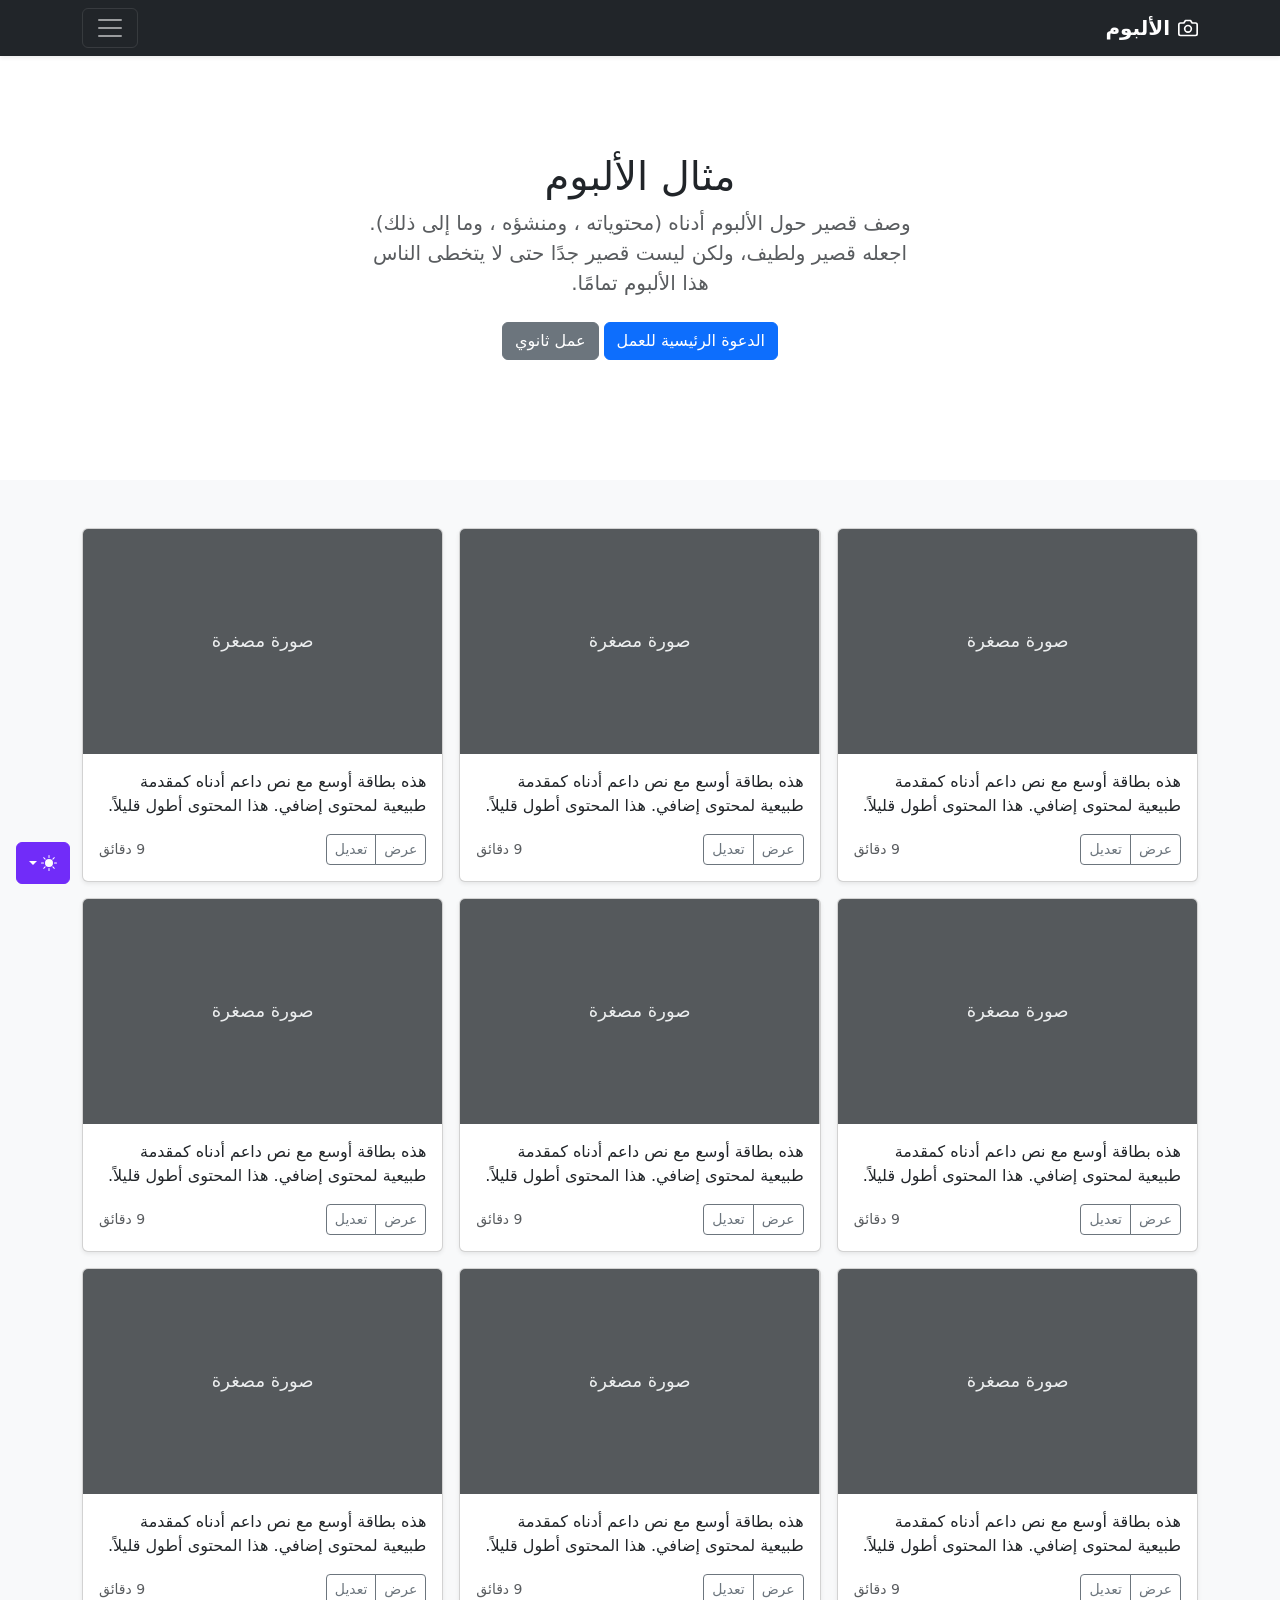
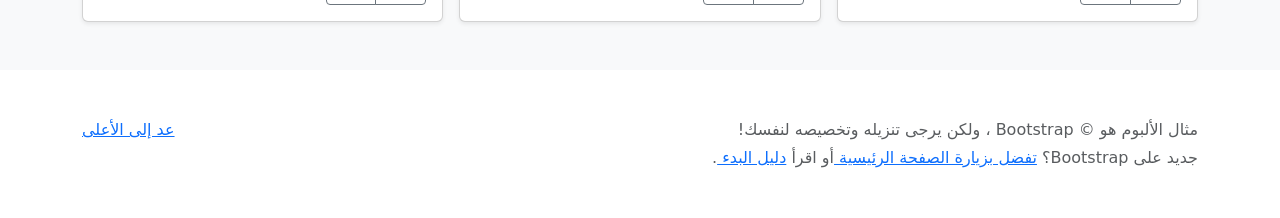
<file: bootstrap/album-rtl/index.html>
<!doctype html>
<html lang="ar" dir="rtl" data-bs-theme="auto">
  <head>
    <meta charset="utf-8" />
    <meta name="viewport" content="width=device-width, initial-scale=1" />
    <meta name="description" content="" />
    <meta
      name="author"
      content="Mark Otto, Jacob Thornton, and Bootstrap contributors"
    />
    <meta name="generator" content="Astro v5.13.2" />
    <title>مثال الألبوم · Bootstrap v5.3</title>
    <link
      rel="canonical"
      href="https://getbootstrap.com/docs/5.3/examples/album-rtl/"
    />
    <script src="../assets/js/color-modes.js"></script>
    <link href="../assets/dist/css/bootstrap.rtl.min.css" rel="stylesheet" />
    <meta name="theme-color" content="#712cf9" />
    <style>
      .bd-placeholder-img {
        font-size: 1.125rem;
        text-anchor: middle;
        -webkit-user-select: none;
        -moz-user-select: none;
        user-select: none;
      }
      @media (min-width: 768px) {
        .bd-placeholder-img-lg {
          font-size: 3.5rem;
        }
      }
      .b-example-divider {
        width: 100%;
        height: 3rem;
        background-color: #0000001a;
        border: solid rgba(0, 0, 0, 0.15);
        border-width: 1px 0;
        box-shadow:
          inset 0 0.5em 1.5em #0000001a,
          inset 0 0.125em 0.5em #00000026;
      }
      .b-example-vr {
        flex-shrink: 0;
        width: 1.5rem;
        height: 100vh;
      }
      .bi {
        vertical-align: -0.125em;
        fill: currentColor;
      }
      .nav-scroller {
        position: relative;
        z-index: 2;
        height: 2.75rem;
        overflow-y: hidden;
      }
      .nav-scroller .nav {
        display: flex;
        flex-wrap: nowrap;
        padding-bottom: 1rem;
        margin-top: -1px;
        overflow-x: auto;
        text-align: center;
        white-space: nowrap;
        -webkit-overflow-scrolling: touch;
      }
      .btn-bd-primary {
        --bd-violet-bg: #712cf9;
        --bd-violet-rgb: 112.520718, 44.062154, 249.437846;
        --bs-btn-font-weight: 600;
        --bs-btn-color: var(--bs-white);
        --bs-btn-bg: var(--bd-violet-bg);
        --bs-btn-border-color: var(--bd-violet-bg);
        --bs-btn-hover-color: var(--bs-white);
        --bs-btn-hover-bg: #6528e0;
        --bs-btn-hover-border-color: #6528e0;
        --bs-btn-focus-shadow-rgb: var(--bd-violet-rgb);
        --bs-btn-active-color: var(--bs-btn-hover-color);
        --bs-btn-active-bg: #5a23c8;
        --bs-btn-active-border-color: #5a23c8;
      }
      .bd-mode-toggle {
        z-index: 1500;
      }
      .bd-mode-toggle .bi {
        width: 1em;
        height: 1em;
      }
      .bd-mode-toggle .dropdown-menu .active .bi {
        display: block !important;
      }
    </style>
  </head>
  <body>
    <svg xmlns="http://www.w3.org/2000/svg" class="d-none">
      <symbol id="check2" viewBox="0 0 16 16">
        <path
          d="M13.854 3.646a.5.5 0 0 1 0 .708l-7 7a.5.5 0 0 1-.708 0l-3.5-3.5a.5.5 0 1 1 .708-.708L6.5 10.293l6.646-6.647a.5.5 0 0 1 .708 0z"
        ></path>
      </symbol>
      <symbol id="circle-half" viewBox="0 0 16 16">
        <path
          d="M8 15A7 7 0 1 0 8 1v14zm0 1A8 8 0 1 1 8 0a8 8 0 0 1 0 16z"
        ></path>
      </symbol>
      <symbol id="moon-stars-fill" viewBox="0 0 16 16">
        <path
          d="M6 .278a.768.768 0 0 1 .08.858 7.208 7.208 0 0 0-.878 3.46c0 4.021 3.278 7.277 7.318 7.277.527 0 1.04-.055 1.533-.16a.787.787 0 0 1 .81.316.733.733 0 0 1-.031.893A8.349 8.349 0 0 1 8.344 16C3.734 16 0 12.286 0 7.71 0 4.266 2.114 1.312 5.124.06A.752.752 0 0 1 6 .278z"
        ></path>
        <path
          d="M10.794 3.148a.217.217 0 0 1 .412 0l.387 1.162c.173.518.579.924 1.097 1.097l1.162.387a.217.217 0 0 1 0 .412l-1.162.387a1.734 1.734 0 0 0-1.097 1.097l-.387 1.162a.217.217 0 0 1-.412 0l-.387-1.162A1.734 1.734 0 0 0 9.31 6.593l-1.162-.387a.217.217 0 0 1 0-.412l1.162-.387a1.734 1.734 0 0 0 1.097-1.097l.387-1.162zM13.863.099a.145.145 0 0 1 .274 0l.258.774c.115.346.386.617.732.732l.774.258a.145.145 0 0 1 0 .274l-.774.258a1.156 1.156 0 0 0-.732.732l-.258.774a.145.145 0 0 1-.274 0l-.258-.774a1.156 1.156 0 0 0-.732-.732l-.774-.258a.145.145 0 0 1 0-.274l.774-.258c.346-.115.617-.386.732-.732L13.863.1z"
        ></path>
      </symbol>
      <symbol id="sun-fill" viewBox="0 0 16 16">
        <path
          d="M8 12a4 4 0 1 0 0-8 4 4 0 0 0 0 8zM8 0a.5.5 0 0 1 .5.5v2a.5.5 0 0 1-1 0v-2A.5.5 0 0 1 8 0zm0 13a.5.5 0 0 1 .5.5v2a.5.5 0 0 1-1 0v-2A.5.5 0 0 1 8 13zm8-5a.5.5 0 0 1-.5.5h-2a.5.5 0 0 1 0-1h2a.5.5 0 0 1 .5.5zM3 8a.5.5 0 0 1-.5.5h-2a.5.5 0 0 1 0-1h2A.5.5 0 0 1 3 8zm10.657-5.657a.5.5 0 0 1 0 .707l-1.414 1.415a.5.5 0 1 1-.707-.708l1.414-1.414a.5.5 0 0 1 .707 0zm-9.193 9.193a.5.5 0 0 1 0 .707L3.05 13.657a.5.5 0 0 1-.707-.707l1.414-1.414a.5.5 0 0 1 .707 0zm9.193 2.121a.5.5 0 0 1-.707 0l-1.414-1.414a.5.5 0 0 1 .707-.707l1.414 1.414a.5.5 0 0 1 0 .707zM4.464 4.465a.5.5 0 0 1-.707 0L2.343 3.05a.5.5 0 1 1 .707-.707l1.414 1.414a.5.5 0 0 1 0 .708z"
        ></path>
      </symbol>
    </svg>
    <div
      class="dropdown position-fixed bottom-0 end-0 mb-3 me-3 bd-mode-toggle"
    >
      <button
        class="btn btn-bd-primary py-2 dropdown-toggle d-flex align-items-center"
        id="bd-theme"
        type="button"
        aria-expanded="false"
        data-bs-toggle="dropdown"
        aria-label="Toggle theme (auto)"
      >
        <svg class="bi my-1 theme-icon-active" aria-hidden="true">
          <use href="#circle-half"></use>
        </svg>
        <span class="visually-hidden" id="bd-theme-text">Toggle theme</span>
      </button>
      <ul
        class="dropdown-menu dropdown-menu-end shadow"
        aria-labelledby="bd-theme-text"
      >
        <li>
          <button
            type="button"
            class="dropdown-item d-flex align-items-center"
            data-bs-theme-value="light"
            aria-pressed="false"
          >
            <svg class="bi me-2 opacity-50" aria-hidden="true">
              <use href="#sun-fill"></use>
            </svg>
            Light
            <svg class="bi ms-auto d-none" aria-hidden="true">
              <use href="#check2"></use>
            </svg>
          </button>
        </li>
        <li>
          <button
            type="button"
            class="dropdown-item d-flex align-items-center"
            data-bs-theme-value="dark"
            aria-pressed="false"
          >
            <svg class="bi me-2 opacity-50" aria-hidden="true">
              <use href="#moon-stars-fill"></use>
            </svg>
            Dark
            <svg class="bi ms-auto d-none" aria-hidden="true">
              <use href="#check2"></use>
            </svg>
          </button>
        </li>
        <li>
          <button
            type="button"
            class="dropdown-item d-flex align-items-center active"
            data-bs-theme-value="auto"
            aria-pressed="true"
          >
            <svg class="bi me-2 opacity-50" aria-hidden="true">
              <use href="#circle-half"></use>
            </svg>
            Auto
            <svg class="bi ms-auto d-none" aria-hidden="true">
              <use href="#check2"></use>
            </svg>
          </button>
        </li>
      </ul>
    </div>
    <header data-bs-theme="dark">
      <div class="collapse text-bg-dark" id="navbarHeader">
        <div class="container">
          <div class="row">
            <div class="col-sm-8 col-md-7 py-4">
              <h4>حول</h4>
              <p class="text-body-secondary">
                أضف بعض المعلومات حول الألبوم، المؤلف، أو أي سياق خلفية آخر.
                اجعلها بضع جمل حتى يتمكن الزوار من التقاط بعض التلميحات المفيدة.
                ثم اربطها ببعض مواقع التواصل الاجتماعي أو معلومات الاتصال.
              </p>
            </div>
            <div class="col-sm-4 offset-md-1 py-4">
              <h4>تواصل معي</h4>
              <ul class="list-unstyled">
                <li><a href="#" class="text-white">تابعني على تويتر</a></li>
                <li>
                  <a href="#" class="text-white">شاركني الإعجاب في فيسبوك</a>
                </li>
                <li>
                  <a href="#" class="text-white"
                    >راسلني على البريد الإلكتروني</a
                  >
                </li>
              </ul>
            </div>
          </div>
        </div>
      </div>
      <div class="navbar navbar-dark bg-dark shadow-sm">
        <div class="container">
          <a href="#" class="navbar-brand d-flex align-items-center">
            <svg
              xmlns="http://www.w3.org/2000/svg"
              width="20"
              height="20"
              fill="none"
              stroke="currentColor"
              stroke-linecap="round"
              stroke-linejoin="round"
              stroke-width="2"
              aria-hidden="true"
              class="me-2"
              viewBox="0 0 24 24"
            >
              <path
                d="M23 19a2 2 0 0 1-2 2H3a2 2 0 0 1-2-2V8a2 2 0 0 1 2-2h4l2-3h6l2 3h4a2 2 0 0 1 2 2z"
              ></path>
              <circle cx="12" cy="13" r="4"></circle>
            </svg>
            <strong>الألبوم</strong>
          </a>
          <button
            class="navbar-toggler"
            type="button"
            data-bs-toggle="collapse"
            data-bs-target="#navbarHeader"
            aria-controls="navbarHeader"
            aria-expanded="false"
            aria-label="تبديل التنقل"
          >
            <span class="navbar-toggler-icon"></span>
          </button>
        </div>
      </div>
    </header>
    <main>
      <section class="py-5 text-center container">
        <div class="row py-lg-5">
          <div class="col-lg-6 col-md-8 mx-auto">
            <h1 class="fw-light">مثال الألبوم</h1>
            <p class="lead text-body-secondary">
              وصف قصير حول الألبوم أدناه (محتوياته ، ومنشؤه ، وما إلى ذلك).
              اجعله قصير ولطيف، ولكن ليست قصير جدًا حتى لا يتخطى الناس هذا
              الألبوم تمامًا.
            </p>
            <p>
              <a href="#" class="btn btn-primary my-2">الدعوة الرئيسية للعمل</a>
              <a href="#" class="btn btn-secondary my-2">عمل ثانوي</a>
            </p>
          </div>
        </div>
      </section>
      <div class="album py-5 bg-body-tertiary">
        <div class="container">
          <div class="row row-cols-1 row-cols-sm-2 row-cols-md-3 g-3">
            <div class="col">
              <div class="card shadow-sm">
                <svg
                  aria-label="Placeholder: صورة مصغرة"
                  class="bd-placeholder-img card-img-top"
                  height="225"
                  preserveAspectRatio="xMidYMid slice"
                  role="img"
                  width="100%"
                  xmlns="http://www.w3.org/2000/svg"
                >
                  <title>Placeholder</title>
                  <rect width="100%" height="100%" fill="#55595c"></rect>
                  <text x="50%" y="50%" fill="#eceeef" dy=".3em">
                    صورة مصغرة
                  </text>
                </svg>
                <div class="card-body">
                  <p class="card-text">
                    هذه بطاقة أوسع مع نص داعم أدناه كمقدمة طبيعية لمحتوى إضافي.
                    هذا المحتوى أطول قليلاً.
                  </p>
                  <div
                    class="d-flex justify-content-between align-items-center"
                  >
                    <div class="btn-group">
                      <button
                        type="button"
                        class="btn btn-sm btn-outline-secondary"
                      >
                        عرض
                      </button>
                      <button
                        type="button"
                        class="btn btn-sm btn-outline-secondary"
                      >
                        تعديل
                      </button>
                    </div>
                    <small class="text-body-secondary">9 دقائق</small>
                  </div>
                </div>
              </div>
            </div>
            <div class="col">
              <div class="card shadow-sm">
                <svg
                  aria-label="Placeholder: صورة مصغرة"
                  class="bd-placeholder-img card-img-top"
                  height="225"
                  preserveAspectRatio="xMidYMid slice"
                  role="img"
                  width="100%"
                  xmlns="http://www.w3.org/2000/svg"
                >
                  <title>Placeholder</title>
                  <rect width="100%" height="100%" fill="#55595c"></rect>
                  <text x="50%" y="50%" fill="#eceeef" dy=".3em">
                    صورة مصغرة
                  </text>
                </svg>
                <div class="card-body">
                  <p class="card-text">
                    هذه بطاقة أوسع مع نص داعم أدناه كمقدمة طبيعية لمحتوى إضافي.
                    هذا المحتوى أطول قليلاً.
                  </p>
                  <div
                    class="d-flex justify-content-between align-items-center"
                  >
                    <div class="btn-group">
                      <button
                        type="button"
                        class="btn btn-sm btn-outline-secondary"
                      >
                        عرض
                      </button>
                      <button
                        type="button"
                        class="btn btn-sm btn-outline-secondary"
                      >
                        تعديل
                      </button>
                    </div>
                    <small class="text-body-secondary">9 دقائق</small>
                  </div>
                </div>
              </div>
            </div>
            <div class="col">
              <div class="card shadow-sm">
                <svg
                  aria-label="Placeholder: صورة مصغرة"
                  class="bd-placeholder-img card-img-top"
                  height="225"
                  preserveAspectRatio="xMidYMid slice"
                  role="img"
                  width="100%"
                  xmlns="http://www.w3.org/2000/svg"
                >
                  <title>Placeholder</title>
                  <rect width="100%" height="100%" fill="#55595c"></rect>
                  <text x="50%" y="50%" fill="#eceeef" dy=".3em">
                    صورة مصغرة
                  </text>
                </svg>
                <div class="card-body">
                  <p class="card-text">
                    هذه بطاقة أوسع مع نص داعم أدناه كمقدمة طبيعية لمحتوى إضافي.
                    هذا المحتوى أطول قليلاً.
                  </p>
                  <div
                    class="d-flex justify-content-between align-items-center"
                  >
                    <div class="btn-group">
                      <button
                        type="button"
                        class="btn btn-sm btn-outline-secondary"
                      >
                        عرض
                      </button>
                      <button
                        type="button"
                        class="btn btn-sm btn-outline-secondary"
                      >
                        تعديل
                      </button>
                    </div>
                    <small class="text-body-secondary">9 دقائق</small>
                  </div>
                </div>
              </div>
            </div>
            <div class="col">
              <div class="card shadow-sm">
                <svg
                  aria-label="Placeholder: صورة مصغرة"
                  class="bd-placeholder-img card-img-top"
                  height="225"
                  preserveAspectRatio="xMidYMid slice"
                  role="img"
                  width="100%"
                  xmlns="http://www.w3.org/2000/svg"
                >
                  <title>Placeholder</title>
                  <rect width="100%" height="100%" fill="#55595c"></rect>
                  <text x="50%" y="50%" fill="#eceeef" dy=".3em">
                    صورة مصغرة
                  </text>
                </svg>
                <div class="card-body">
                  <p class="card-text">
                    هذه بطاقة أوسع مع نص داعم أدناه كمقدمة طبيعية لمحتوى إضافي.
                    هذا المحتوى أطول قليلاً.
                  </p>
                  <div
                    class="d-flex justify-content-between align-items-center"
                  >
                    <div class="btn-group">
                      <button
                        type="button"
                        class="btn btn-sm btn-outline-secondary"
                      >
                        عرض
                      </button>
                      <button
                        type="button"
                        class="btn btn-sm btn-outline-secondary"
                      >
                        تعديل
                      </button>
                    </div>
                    <small class="text-body-secondary">9 دقائق</small>
                  </div>
                </div>
              </div>
            </div>
            <div class="col">
              <div class="card shadow-sm">
                <svg
                  aria-label="Placeholder: صورة مصغرة"
                  class="bd-placeholder-img card-img-top"
                  height="225"
                  preserveAspectRatio="xMidYMid slice"
                  role="img"
                  width="100%"
                  xmlns="http://www.w3.org/2000/svg"
                >
                  <title>Placeholder</title>
                  <rect width="100%" height="100%" fill="#55595c"></rect>
                  <text x="50%" y="50%" fill="#eceeef" dy=".3em">
                    صورة مصغرة
                  </text>
                </svg>
                <div class="card-body">
                  <p class="card-text">
                    هذه بطاقة أوسع مع نص داعم أدناه كمقدمة طبيعية لمحتوى إضافي.
                    هذا المحتوى أطول قليلاً.
                  </p>
                  <div
                    class="d-flex justify-content-between align-items-center"
                  >
                    <div class="btn-group">
                      <button
                        type="button"
                        class="btn btn-sm btn-outline-secondary"
                      >
                        عرض
                      </button>
                      <button
                        type="button"
                        class="btn btn-sm btn-outline-secondary"
                      >
                        تعديل
                      </button>
                    </div>
                    <small class="text-body-secondary">9 دقائق</small>
                  </div>
                </div>
              </div>
            </div>
            <div class="col">
              <div class="card shadow-sm">
                <svg
                  aria-label="Placeholder: صورة مصغرة"
                  class="bd-placeholder-img card-img-top"
                  height="225"
                  preserveAspectRatio="xMidYMid slice"
                  role="img"
                  width="100%"
                  xmlns="http://www.w3.org/2000/svg"
                >
                  <title>Placeholder</title>
                  <rect width="100%" height="100%" fill="#55595c"></rect>
                  <text x="50%" y="50%" fill="#eceeef" dy=".3em">
                    صورة مصغرة
                  </text>
                </svg>
                <div class="card-body">
                  <p class="card-text">
                    هذه بطاقة أوسع مع نص داعم أدناه كمقدمة طبيعية لمحتوى إضافي.
                    هذا المحتوى أطول قليلاً.
                  </p>
                  <div
                    class="d-flex justify-content-between align-items-center"
                  >
                    <div class="btn-group">
                      <button
                        type="button"
                        class="btn btn-sm btn-outline-secondary"
                      >
                        عرض
                      </button>
                      <button
                        type="button"
                        class="btn btn-sm btn-outline-secondary"
                      >
                        تعديل
                      </button>
                    </div>
                    <small class="text-body-secondary">9 دقائق</small>
                  </div>
                </div>
              </div>
            </div>
            <div class="col">
              <div class="card shadow-sm">
                <svg
                  aria-label="Placeholder: صورة مصغرة"
                  class="bd-placeholder-img card-img-top"
                  height="225"
                  preserveAspectRatio="xMidYMid slice"
                  role="img"
                  width="100%"
                  xmlns="http://www.w3.org/2000/svg"
                >
                  <title>Placeholder</title>
                  <rect width="100%" height="100%" fill="#55595c"></rect>
                  <text x="50%" y="50%" fill="#eceeef" dy=".3em">
                    صورة مصغرة
                  </text>
                </svg>
                <div class="card-body">
                  <p class="card-text">
                    هذه بطاقة أوسع مع نص داعم أدناه كمقدمة طبيعية لمحتوى إضافي.
                    هذا المحتوى أطول قليلاً.
                  </p>
                  <div
                    class="d-flex justify-content-between align-items-center"
                  >
                    <div class="btn-group">
                      <button
                        type="button"
                        class="btn btn-sm btn-outline-secondary"
                      >
                        عرض
                      </button>
                      <button
                        type="button"
                        class="btn btn-sm btn-outline-secondary"
                      >
                        تعديل
                      </button>
                    </div>
                    <small class="text-body-secondary">9 دقائق</small>
                  </div>
                </div>
              </div>
            </div>
            <div class="col">
              <div class="card shadow-sm">
                <svg
                  aria-label="Placeholder: صورة مصغرة"
                  class="bd-placeholder-img card-img-top"
                  height="225"
                  preserveAspectRatio="xMidYMid slice"
                  role="img"
                  width="100%"
                  xmlns="http://www.w3.org/2000/svg"
                >
                  <title>Placeholder</title>
                  <rect width="100%" height="100%" fill="#55595c"></rect>
                  <text x="50%" y="50%" fill="#eceeef" dy=".3em">
                    صورة مصغرة
                  </text>
                </svg>
                <div class="card-body">
                  <p class="card-text">
                    هذه بطاقة أوسع مع نص داعم أدناه كمقدمة طبيعية لمحتوى إضافي.
                    هذا المحتوى أطول قليلاً.
                  </p>
                  <div
                    class="d-flex justify-content-between align-items-center"
                  >
                    <div class="btn-group">
                      <button
                        type="button"
                        class="btn btn-sm btn-outline-secondary"
                      >
                        عرض
                      </button>
                      <button
                        type="button"
                        class="btn btn-sm btn-outline-secondary"
                      >
                        تعديل
                      </button>
                    </div>
                    <small class="text-body-secondary">9 دقائق</small>
                  </div>
                </div>
              </div>
            </div>
            <div class="col">
              <div class="card shadow-sm">
                <svg
                  aria-label="Placeholder: صورة مصغرة"
                  class="bd-placeholder-img card-img-top"
                  height="225"
                  preserveAspectRatio="xMidYMid slice"
                  role="img"
                  width="100%"
                  xmlns="http://www.w3.org/2000/svg"
                >
                  <title>Placeholder</title>
                  <rect width="100%" height="100%" fill="#55595c"></rect>
                  <text x="50%" y="50%" fill="#eceeef" dy=".3em">
                    صورة مصغرة
                  </text>
                </svg>
                <div class="card-body">
                  <p class="card-text">
                    هذه بطاقة أوسع مع نص داعم أدناه كمقدمة طبيعية لمحتوى إضافي.
                    هذا المحتوى أطول قليلاً.
                  </p>
                  <div
                    class="d-flex justify-content-between align-items-center"
                  >
                    <div class="btn-group">
                      <button
                        type="button"
                        class="btn btn-sm btn-outline-secondary"
                      >
                        عرض
                      </button>
                      <button
                        type="button"
                        class="btn btn-sm btn-outline-secondary"
                      >
                        تعديل
                      </button>
                    </div>
                    <small class="text-body-secondary">9 دقائق</small>
                  </div>
                </div>
              </div>
            </div>
          </div>
        </div>
      </div>
    </main>
    <footer class="text-body-secondary py-5">
      <div class="container">
        <p class="float-end mb-1"><a href="#">عد إلى الأعلى</a></p>
        <p class="mb-1">
          مثال الألبوم هو © Bootstrap ، ولكن يرجى تنزيله وتخصيصه لنفسك!
        </p>
        <p class="mb-0">
          جديد على Bootstrap؟ <a href="/"> تفضل بزيارة الصفحة الرئيسية </a> أو
          اقرأ <a href="../getting-started/introduction"> دليل البدء </a>.
        </p>
      </div>
    </footer>
    <script
      src="../assets/dist/js/bootstrap.bundle.min.js"
      class="astro-vvvwv3sm"
    ></script>
  </body>
</html>
</file>
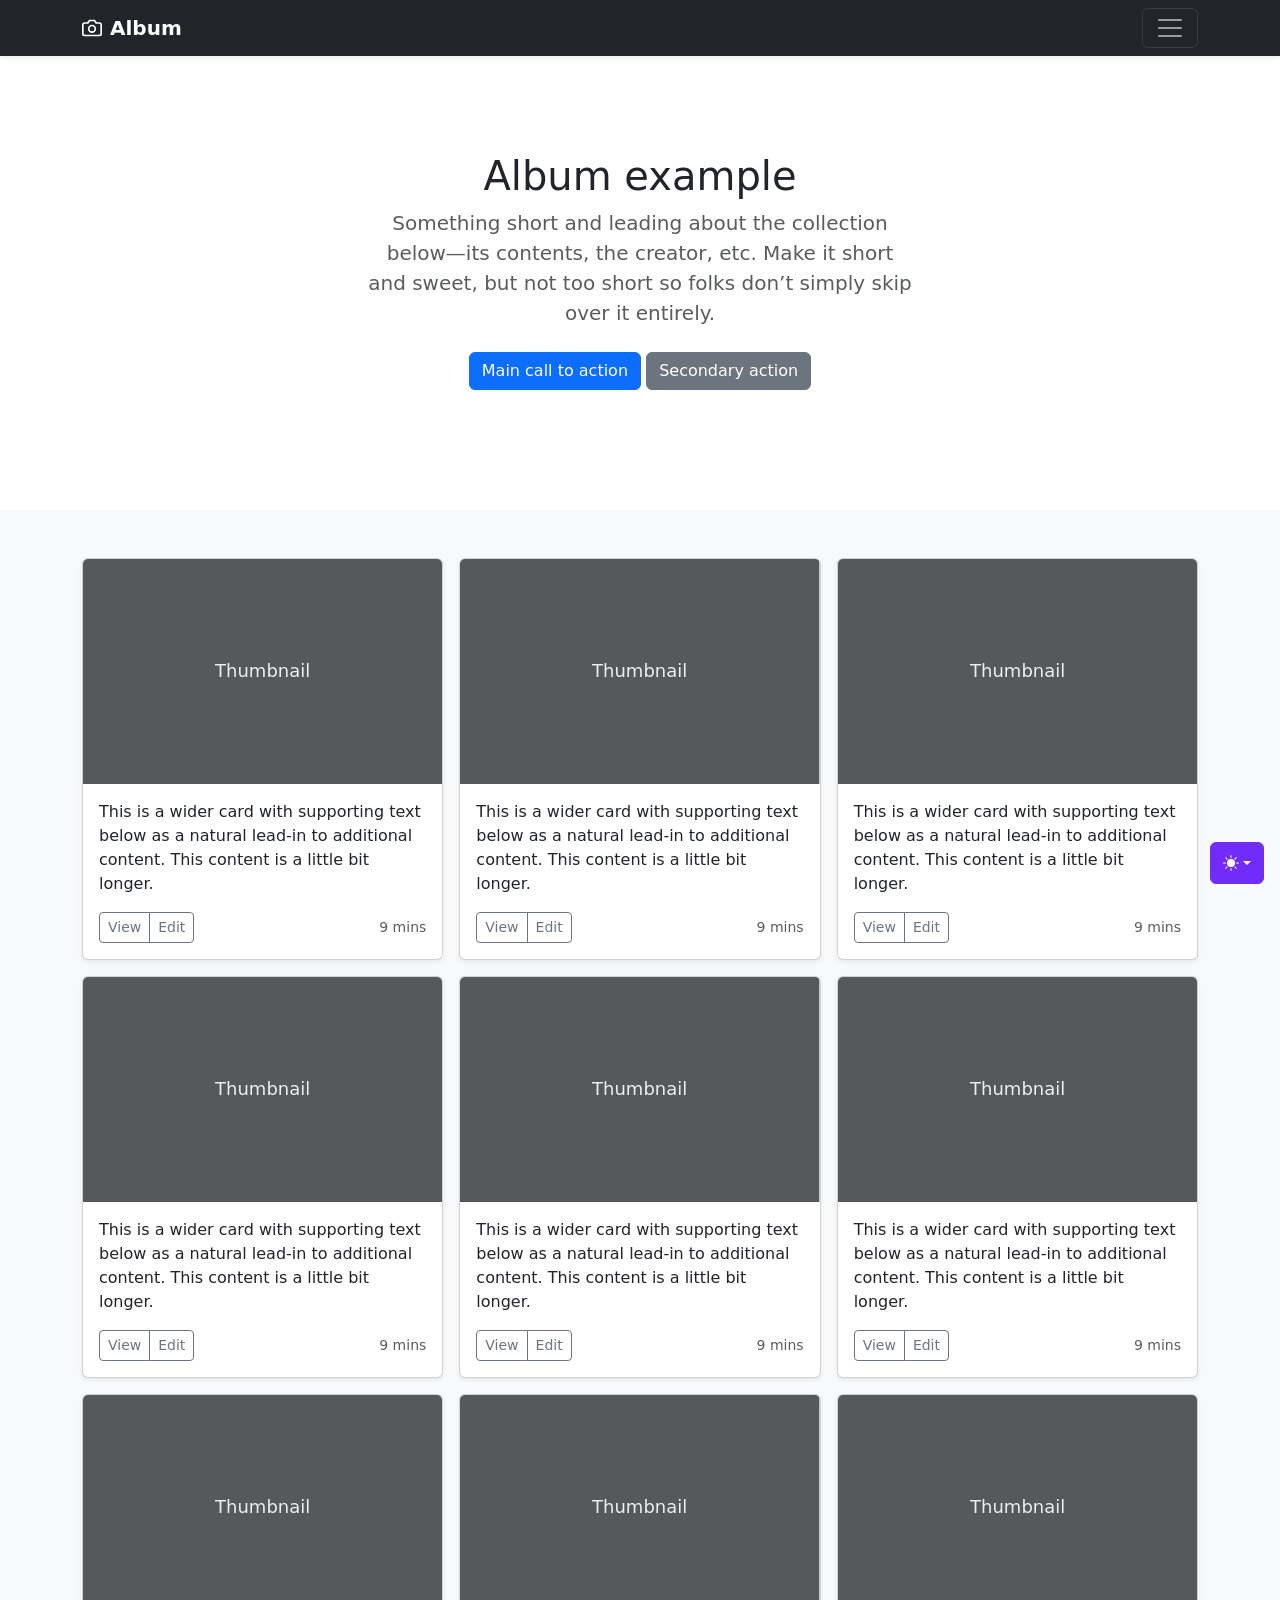
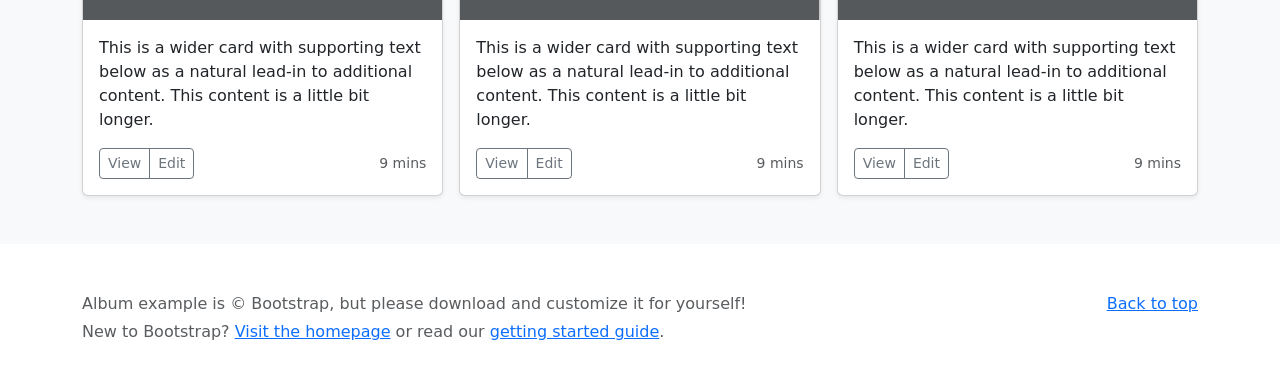
<file: bootstrap/album/index.html>
<!doctype html>
<html lang="en" data-bs-theme="auto">
  <head>
    <meta charset="utf-8" />
    <meta name="viewport" content="width=device-width, initial-scale=1" />
    <meta name="description" content="" />
    <meta
      name="author"
      content="Mark Otto, Jacob Thornton, and Bootstrap contributors"
    />
    <meta name="generator" content="Astro v5.13.2" />
    <title>Album example · Bootstrap v5.3</title>
    <link
      rel="canonical"
      href="https://getbootstrap.com/docs/5.3/examples/album/"
    />
    <script src="../assets/js/color-modes.js"></script>
    <link href="../assets/dist/css/bootstrap.min.css" rel="stylesheet" />
    <meta name="theme-color" content="#712cf9" />
    <style>
      .bd-placeholder-img {
        font-size: 1.125rem;
        text-anchor: middle;
        -webkit-user-select: none;
        -moz-user-select: none;
        user-select: none;
      }
      @media (min-width: 768px) {
        .bd-placeholder-img-lg {
          font-size: 3.5rem;
        }
      }
      .b-example-divider {
        width: 100%;
        height: 3rem;
        background-color: #0000001a;
        border: solid rgba(0, 0, 0, 0.15);
        border-width: 1px 0;
        box-shadow:
          inset 0 0.5em 1.5em #0000001a,
          inset 0 0.125em 0.5em #00000026;
      }
      .b-example-vr {
        flex-shrink: 0;
        width: 1.5rem;
        height: 100vh;
      }
      .bi {
        vertical-align: -0.125em;
        fill: currentColor;
      }
      .nav-scroller {
        position: relative;
        z-index: 2;
        height: 2.75rem;
        overflow-y: hidden;
      }
      .nav-scroller .nav {
        display: flex;
        flex-wrap: nowrap;
        padding-bottom: 1rem;
        margin-top: -1px;
        overflow-x: auto;
        text-align: center;
        white-space: nowrap;
        -webkit-overflow-scrolling: touch;
      }
      .btn-bd-primary {
        --bd-violet-bg: #712cf9;
        --bd-violet-rgb: 112.520718, 44.062154, 249.437846;
        --bs-btn-font-weight: 600;
        --bs-btn-color: var(--bs-white);
        --bs-btn-bg: var(--bd-violet-bg);
        --bs-btn-border-color: var(--bd-violet-bg);
        --bs-btn-hover-color: var(--bs-white);
        --bs-btn-hover-bg: #6528e0;
        --bs-btn-hover-border-color: #6528e0;
        --bs-btn-focus-shadow-rgb: var(--bd-violet-rgb);
        --bs-btn-active-color: var(--bs-btn-hover-color);
        --bs-btn-active-bg: #5a23c8;
        --bs-btn-active-border-color: #5a23c8;
      }
      .bd-mode-toggle {
        z-index: 1500;
      }
      .bd-mode-toggle .bi {
        width: 1em;
        height: 1em;
      }
      .bd-mode-toggle .dropdown-menu .active .bi {
        display: block !important;
      }
    </style>
  </head>
  <body>
    <svg xmlns="http://www.w3.org/2000/svg" class="d-none">
      <symbol id="check2" viewBox="0 0 16 16">
        <path
          d="M13.854 3.646a.5.5 0 0 1 0 .708l-7 7a.5.5 0 0 1-.708 0l-3.5-3.5a.5.5 0 1 1 .708-.708L6.5 10.293l6.646-6.647a.5.5 0 0 1 .708 0z"
        ></path>
      </symbol>
      <symbol id="circle-half" viewBox="0 0 16 16">
        <path
          d="M8 15A7 7 0 1 0 8 1v14zm0 1A8 8 0 1 1 8 0a8 8 0 0 1 0 16z"
        ></path>
      </symbol>
      <symbol id="moon-stars-fill" viewBox="0 0 16 16">
        <path
          d="M6 .278a.768.768 0 0 1 .08.858 7.208 7.208 0 0 0-.878 3.46c0 4.021 3.278 7.277 7.318 7.277.527 0 1.04-.055 1.533-.16a.787.787 0 0 1 .81.316.733.733 0 0 1-.031.893A8.349 8.349 0 0 1 8.344 16C3.734 16 0 12.286 0 7.71 0 4.266 2.114 1.312 5.124.06A.752.752 0 0 1 6 .278z"
        ></path>
        <path
          d="M10.794 3.148a.217.217 0 0 1 .412 0l.387 1.162c.173.518.579.924 1.097 1.097l1.162.387a.217.217 0 0 1 0 .412l-1.162.387a1.734 1.734 0 0 0-1.097 1.097l-.387 1.162a.217.217 0 0 1-.412 0l-.387-1.162A1.734 1.734 0 0 0 9.31 6.593l-1.162-.387a.217.217 0 0 1 0-.412l1.162-.387a1.734 1.734 0 0 0 1.097-1.097l.387-1.162zM13.863.099a.145.145 0 0 1 .274 0l.258.774c.115.346.386.617.732.732l.774.258a.145.145 0 0 1 0 .274l-.774.258a1.156 1.156 0 0 0-.732.732l-.258.774a.145.145 0 0 1-.274 0l-.258-.774a1.156 1.156 0 0 0-.732-.732l-.774-.258a.145.145 0 0 1 0-.274l.774-.258c.346-.115.617-.386.732-.732L13.863.1z"
        ></path>
      </symbol>
      <symbol id="sun-fill" viewBox="0 0 16 16">
        <path
          d="M8 12a4 4 0 1 0 0-8 4 4 0 0 0 0 8zM8 0a.5.5 0 0 1 .5.5v2a.5.5 0 0 1-1 0v-2A.5.5 0 0 1 8 0zm0 13a.5.5 0 0 1 .5.5v2a.5.5 0 0 1-1 0v-2A.5.5 0 0 1 8 13zm8-5a.5.5 0 0 1-.5.5h-2a.5.5 0 0 1 0-1h2a.5.5 0 0 1 .5.5zM3 8a.5.5 0 0 1-.5.5h-2a.5.5 0 0 1 0-1h2A.5.5 0 0 1 3 8zm10.657-5.657a.5.5 0 0 1 0 .707l-1.414 1.415a.5.5 0 1 1-.707-.708l1.414-1.414a.5.5 0 0 1 .707 0zm-9.193 9.193a.5.5 0 0 1 0 .707L3.05 13.657a.5.5 0 0 1-.707-.707l1.414-1.414a.5.5 0 0 1 .707 0zm9.193 2.121a.5.5 0 0 1-.707 0l-1.414-1.414a.5.5 0 0 1 .707-.707l1.414 1.414a.5.5 0 0 1 0 .707zM4.464 4.465a.5.5 0 0 1-.707 0L2.343 3.05a.5.5 0 1 1 .707-.707l1.414 1.414a.5.5 0 0 1 0 .708z"
        ></path>
      </symbol>
    </svg>
    <div
      class="dropdown position-fixed bottom-0 end-0 mb-3 me-3 bd-mode-toggle"
    >
      <button
        class="btn btn-bd-primary py-2 dropdown-toggle d-flex align-items-center"
        id="bd-theme"
        type="button"
        aria-expanded="false"
        data-bs-toggle="dropdown"
        aria-label="Toggle theme (auto)"
      >
        <svg class="bi my-1 theme-icon-active" aria-hidden="true">
          <use href="#circle-half"></use>
        </svg>
        <span class="visually-hidden" id="bd-theme-text">Toggle theme</span>
      </button>
      <ul
        class="dropdown-menu dropdown-menu-end shadow"
        aria-labelledby="bd-theme-text"
      >
        <li>
          <button
            type="button"
            class="dropdown-item d-flex align-items-center"
            data-bs-theme-value="light"
            aria-pressed="false"
          >
            <svg class="bi me-2 opacity-50" aria-hidden="true">
              <use href="#sun-fill"></use>
            </svg>
            Light
            <svg class="bi ms-auto d-none" aria-hidden="true">
              <use href="#check2"></use>
            </svg>
          </button>
        </li>
        <li>
          <button
            type="button"
            class="dropdown-item d-flex align-items-center"
            data-bs-theme-value="dark"
            aria-pressed="false"
          >
            <svg class="bi me-2 opacity-50" aria-hidden="true">
              <use href="#moon-stars-fill"></use>
            </svg>
            Dark
            <svg class="bi ms-auto d-none" aria-hidden="true">
              <use href="#check2"></use>
            </svg>
          </button>
        </li>
        <li>
          <button
            type="button"
            class="dropdown-item d-flex align-items-center active"
            data-bs-theme-value="auto"
            aria-pressed="true"
          >
            <svg class="bi me-2 opacity-50" aria-hidden="true">
              <use href="#circle-half"></use>
            </svg>
            Auto
            <svg class="bi ms-auto d-none" aria-hidden="true">
              <use href="#check2"></use>
            </svg>
          </button>
        </li>
      </ul>
    </div>
    <header data-bs-theme="dark">
      <div class="collapse text-bg-dark" id="navbarHeader">
        <div class="container">
          <div class="row">
            <div class="col-sm-8 col-md-7 py-4">
              <h4>About</h4>
              <p class="text-body-secondary">
                Add some information about the album below, the author, or any
                other background context. Make it a few sentences long so folks
                can pick up some informative tidbits. Then, link them off to
                some social networking sites or contact information.
              </p>
            </div>
            <div class="col-sm-4 offset-md-1 py-4">
              <h4>Contact</h4>
              <ul class="list-unstyled">
                <li><a href="#" class="text-white">Follow on X</a></li>
                <li><a href="#" class="text-white">Like on Facebook</a></li>
                <li><a href="#" class="text-white">Email me</a></li>
              </ul>
            </div>
          </div>
        </div>
      </div>
      <div class="navbar navbar-dark bg-dark shadow-sm">
        <div class="container">
          <a href="#" class="navbar-brand d-flex align-items-center">
            <svg
              xmlns="http://www.w3.org/2000/svg"
              width="20"
              height="20"
              fill="none"
              stroke="currentColor"
              stroke-linecap="round"
              stroke-linejoin="round"
              stroke-width="2"
              aria-hidden="true"
              class="me-2"
              viewBox="0 0 24 24"
            >
              <path
                d="M23 19a2 2 0 0 1-2 2H3a2 2 0 0 1-2-2V8a2 2 0 0 1 2-2h4l2-3h6l2 3h4a2 2 0 0 1 2 2z"
              ></path>
              <circle cx="12" cy="13" r="4"></circle>
            </svg>
            <strong>Album</strong>
          </a>
          <button
            class="navbar-toggler"
            type="button"
            data-bs-toggle="collapse"
            data-bs-target="#navbarHeader"
            aria-controls="navbarHeader"
            aria-expanded="false"
            aria-label="Toggle navigation"
          >
            <span class="navbar-toggler-icon"></span>
          </button>
        </div>
      </div>
    </header>
    <main>
      <section class="py-5 text-center container">
        <div class="row py-lg-5">
          <div class="col-lg-6 col-md-8 mx-auto">
            <h1 class="fw-light">Album example</h1>
            <p class="lead text-body-secondary">
              Something short and leading about the collection below—its
              contents, the creator, etc. Make it short and sweet, but not too
              short so folks don’t simply skip over it entirely.
            </p>
            <p>
              <a href="#" class="btn btn-primary my-2">Main call to action</a>
              <a href="#" class="btn btn-secondary my-2">Secondary action</a>
            </p>
          </div>
        </div>
      </section>
      <div class="album py-5 bg-body-tertiary">
        <div class="container">
          <div class="row row-cols-1 row-cols-sm-2 row-cols-md-3 g-3">
            <div class="col">
              <div class="card shadow-sm">
                <svg
                  aria-label="Placeholder: Thumbnail"
                  class="bd-placeholder-img card-img-top"
                  height="225"
                  preserveAspectRatio="xMidYMid slice"
                  role="img"
                  width="100%"
                  xmlns="http://www.w3.org/2000/svg"
                >
                  <title>Placeholder</title>
                  <rect width="100%" height="100%" fill="#55595c"></rect>
                  <text x="50%" y="50%" fill="#eceeef" dy=".3em">
                    Thumbnail
                  </text>
                </svg>
                <div class="card-body">
                  <p class="card-text">
                    This is a wider card with supporting text below as a natural
                    lead-in to additional content. This content is a little bit
                    longer.
                  </p>
                  <div
                    class="d-flex justify-content-between align-items-center"
                  >
                    <div class="btn-group">
                      <button
                        type="button"
                        class="btn btn-sm btn-outline-secondary"
                      >
                        View
                      </button>
                      <button
                        type="button"
                        class="btn btn-sm btn-outline-secondary"
                      >
                        Edit
                      </button>
                    </div>
                    <small class="text-body-secondary">9 mins</small>
                  </div>
                </div>
              </div>
            </div>
            <div class="col">
              <div class="card shadow-sm">
                <svg
                  aria-label="Placeholder: Thumbnail"
                  class="bd-placeholder-img card-img-top"
                  height="225"
                  preserveAspectRatio="xMidYMid slice"
                  role="img"
                  width="100%"
                  xmlns="http://www.w3.org/2000/svg"
                >
                  <title>Placeholder</title>
                  <rect width="100%" height="100%" fill="#55595c"></rect>
                  <text x="50%" y="50%" fill="#eceeef" dy=".3em">
                    Thumbnail
                  </text>
                </svg>
                <div class="card-body">
                  <p class="card-text">
                    This is a wider card with supporting text below as a natural
                    lead-in to additional content. This content is a little bit
                    longer.
                  </p>
                  <div
                    class="d-flex justify-content-between align-items-center"
                  >
                    <div class="btn-group">
                      <button
                        type="button"
                        class="btn btn-sm btn-outline-secondary"
                      >
                        View
                      </button>
                      <button
                        type="button"
                        class="btn btn-sm btn-outline-secondary"
                      >
                        Edit
                      </button>
                    </div>
                    <small class="text-body-secondary">9 mins</small>
                  </div>
                </div>
              </div>
            </div>
            <div class="col">
              <div class="card shadow-sm">
                <svg
                  aria-label="Placeholder: Thumbnail"
                  class="bd-placeholder-img card-img-top"
                  height="225"
                  preserveAspectRatio="xMidYMid slice"
                  role="img"
                  width="100%"
                  xmlns="http://www.w3.org/2000/svg"
                >
                  <title>Placeholder</title>
                  <rect width="100%" height="100%" fill="#55595c"></rect>
                  <text x="50%" y="50%" fill="#eceeef" dy=".3em">
                    Thumbnail
                  </text>
                </svg>
                <div class="card-body">
                  <p class="card-text">
                    This is a wider card with supporting text below as a natural
                    lead-in to additional content. This content is a little bit
                    longer.
                  </p>
                  <div
                    class="d-flex justify-content-between align-items-center"
                  >
                    <div class="btn-group">
                      <button
                        type="button"
                        class="btn btn-sm btn-outline-secondary"
                      >
                        View
                      </button>
                      <button
                        type="button"
                        class="btn btn-sm btn-outline-secondary"
                      >
                        Edit
                      </button>
                    </div>
                    <small class="text-body-secondary">9 mins</small>
                  </div>
                </div>
              </div>
            </div>
            <div class="col">
              <div class="card shadow-sm">
                <svg
                  aria-label="Placeholder: Thumbnail"
                  class="bd-placeholder-img card-img-top"
                  height="225"
                  preserveAspectRatio="xMidYMid slice"
                  role="img"
                  width="100%"
                  xmlns="http://www.w3.org/2000/svg"
                >
                  <title>Placeholder</title>
                  <rect width="100%" height="100%" fill="#55595c"></rect>
                  <text x="50%" y="50%" fill="#eceeef" dy=".3em">
                    Thumbnail
                  </text>
                </svg>
                <div class="card-body">
                  <p class="card-text">
                    This is a wider card with supporting text below as a natural
                    lead-in to additional content. This content is a little bit
                    longer.
                  </p>
                  <div
                    class="d-flex justify-content-between align-items-center"
                  >
                    <div class="btn-group">
                      <button
                        type="button"
                        class="btn btn-sm btn-outline-secondary"
                      >
                        View
                      </button>
                      <button
                        type="button"
                        class="btn btn-sm btn-outline-secondary"
                      >
                        Edit
                      </button>
                    </div>
                    <small class="text-body-secondary">9 mins</small>
                  </div>
                </div>
              </div>
            </div>
            <div class="col">
              <div class="card shadow-sm">
                <svg
                  aria-label="Placeholder: Thumbnail"
                  class="bd-placeholder-img card-img-top"
                  height="225"
                  preserveAspectRatio="xMidYMid slice"
                  role="img"
                  width="100%"
                  xmlns="http://www.w3.org/2000/svg"
                >
                  <title>Placeholder</title>
                  <rect width="100%" height="100%" fill="#55595c"></rect>
                  <text x="50%" y="50%" fill="#eceeef" dy=".3em">
                    Thumbnail
                  </text>
                </svg>
                <div class="card-body">
                  <p class="card-text">
                    This is a wider card with supporting text below as a natural
                    lead-in to additional content. This content is a little bit
                    longer.
                  </p>
                  <div
                    class="d-flex justify-content-between align-items-center"
                  >
                    <div class="btn-group">
                      <button
                        type="button"
                        class="btn btn-sm btn-outline-secondary"
                      >
                        View
                      </button>
                      <button
                        type="button"
                        class="btn btn-sm btn-outline-secondary"
                      >
                        Edit
                      </button>
                    </div>
                    <small class="text-body-secondary">9 mins</small>
                  </div>
                </div>
              </div>
            </div>
            <div class="col">
              <div class="card shadow-sm">
                <svg
                  aria-label="Placeholder: Thumbnail"
                  class="bd-placeholder-img card-img-top"
                  height="225"
                  preserveAspectRatio="xMidYMid slice"
                  role="img"
                  width="100%"
                  xmlns="http://www.w3.org/2000/svg"
                >
                  <title>Placeholder</title>
                  <rect width="100%" height="100%" fill="#55595c"></rect>
                  <text x="50%" y="50%" fill="#eceeef" dy=".3em">
                    Thumbnail
                  </text>
                </svg>
                <div class="card-body">
                  <p class="card-text">
                    This is a wider card with supporting text below as a natural
                    lead-in to additional content. This content is a little bit
                    longer.
                  </p>
                  <div
                    class="d-flex justify-content-between align-items-center"
                  >
                    <div class="btn-group">
                      <button
                        type="button"
                        class="btn btn-sm btn-outline-secondary"
                      >
                        View
                      </button>
                      <button
                        type="button"
                        class="btn btn-sm btn-outline-secondary"
                      >
                        Edit
                      </button>
                    </div>
                    <small class="text-body-secondary">9 mins</small>
                  </div>
                </div>
              </div>
            </div>
            <div class="col">
              <div class="card shadow-sm">
                <svg
                  aria-label="Placeholder: Thumbnail"
                  class="bd-placeholder-img card-img-top"
                  height="225"
                  preserveAspectRatio="xMidYMid slice"
                  role="img"
                  width="100%"
                  xmlns="http://www.w3.org/2000/svg"
                >
                  <title>Placeholder</title>
                  <rect width="100%" height="100%" fill="#55595c"></rect>
                  <text x="50%" y="50%" fill="#eceeef" dy=".3em">
                    Thumbnail
                  </text>
                </svg>
                <div class="card-body">
                  <p class="card-text">
                    This is a wider card with supporting text below as a natural
                    lead-in to additional content. This content is a little bit
                    longer.
                  </p>
                  <div
                    class="d-flex justify-content-between align-items-center"
                  >
                    <div class="btn-group">
                      <button
                        type="button"
                        class="btn btn-sm btn-outline-secondary"
                      >
                        View
                      </button>
                      <button
                        type="button"
                        class="btn btn-sm btn-outline-secondary"
                      >
                        Edit
                      </button>
                    </div>
                    <small class="text-body-secondary">9 mins</small>
                  </div>
                </div>
              </div>
            </div>
            <div class="col">
              <div class="card shadow-sm">
                <svg
                  aria-label="Placeholder: Thumbnail"
                  class="bd-placeholder-img card-img-top"
                  height="225"
                  preserveAspectRatio="xMidYMid slice"
                  role="img"
                  width="100%"
                  xmlns="http://www.w3.org/2000/svg"
                >
                  <title>Placeholder</title>
                  <rect width="100%" height="100%" fill="#55595c"></rect>
                  <text x="50%" y="50%" fill="#eceeef" dy=".3em">
                    Thumbnail
                  </text>
                </svg>
                <div class="card-body">
                  <p class="card-text">
                    This is a wider card with supporting text below as a natural
                    lead-in to additional content. This content is a little bit
                    longer.
                  </p>
                  <div
                    class="d-flex justify-content-between align-items-center"
                  >
                    <div class="btn-group">
                      <button
                        type="button"
                        class="btn btn-sm btn-outline-secondary"
                      >
                        View
                      </button>
                      <button
                        type="button"
                        class="btn btn-sm btn-outline-secondary"
                      >
                        Edit
                      </button>
                    </div>
                    <small class="text-body-secondary">9 mins</small>
                  </div>
                </div>
              </div>
            </div>
            <div class="col">
              <div class="card shadow-sm">
                <svg
                  aria-label="Placeholder: Thumbnail"
                  class="bd-placeholder-img card-img-top"
                  height="225"
                  preserveAspectRatio="xMidYMid slice"
                  role="img"
                  width="100%"
                  xmlns="http://www.w3.org/2000/svg"
                >
                  <title>Placeholder</title>
                  <rect width="100%" height="100%" fill="#55595c"></rect>
                  <text x="50%" y="50%" fill="#eceeef" dy=".3em">
                    Thumbnail
                  </text>
                </svg>
                <div class="card-body">
                  <p class="card-text">
                    This is a wider card with supporting text below as a natural
                    lead-in to additional content. This content is a little bit
                    longer.
                  </p>
                  <div
                    class="d-flex justify-content-between align-items-center"
                  >
                    <div class="btn-group">
                      <button
                        type="button"
                        class="btn btn-sm btn-outline-secondary"
                      >
                        View
                      </button>
                      <button
                        type="button"
                        class="btn btn-sm btn-outline-secondary"
                      >
                        Edit
                      </button>
                    </div>
                    <small class="text-body-secondary">9 mins</small>
                  </div>
                </div>
              </div>
            </div>
          </div>
        </div>
      </div>
    </main>
    <footer class="text-body-secondary py-5">
      <div class="container">
        <p class="float-end mb-1"><a href="#">Back to top</a></p>
        <p class="mb-1">
          Album example is &copy; Bootstrap, but please download and customize
          it for yourself!
        </p>
        <p class="mb-0">
          New to Bootstrap? <a href="/">Visit the homepage</a> or read our
          <a href="../getting-started/introduction">getting started guide</a>.
        </p>
      </div>
    </footer>
    <script
      src="../assets/dist/js/bootstrap.bundle.min.js"
      class="astro-vvvwv3sm"
    ></script>
  </body>
</html>
</file>
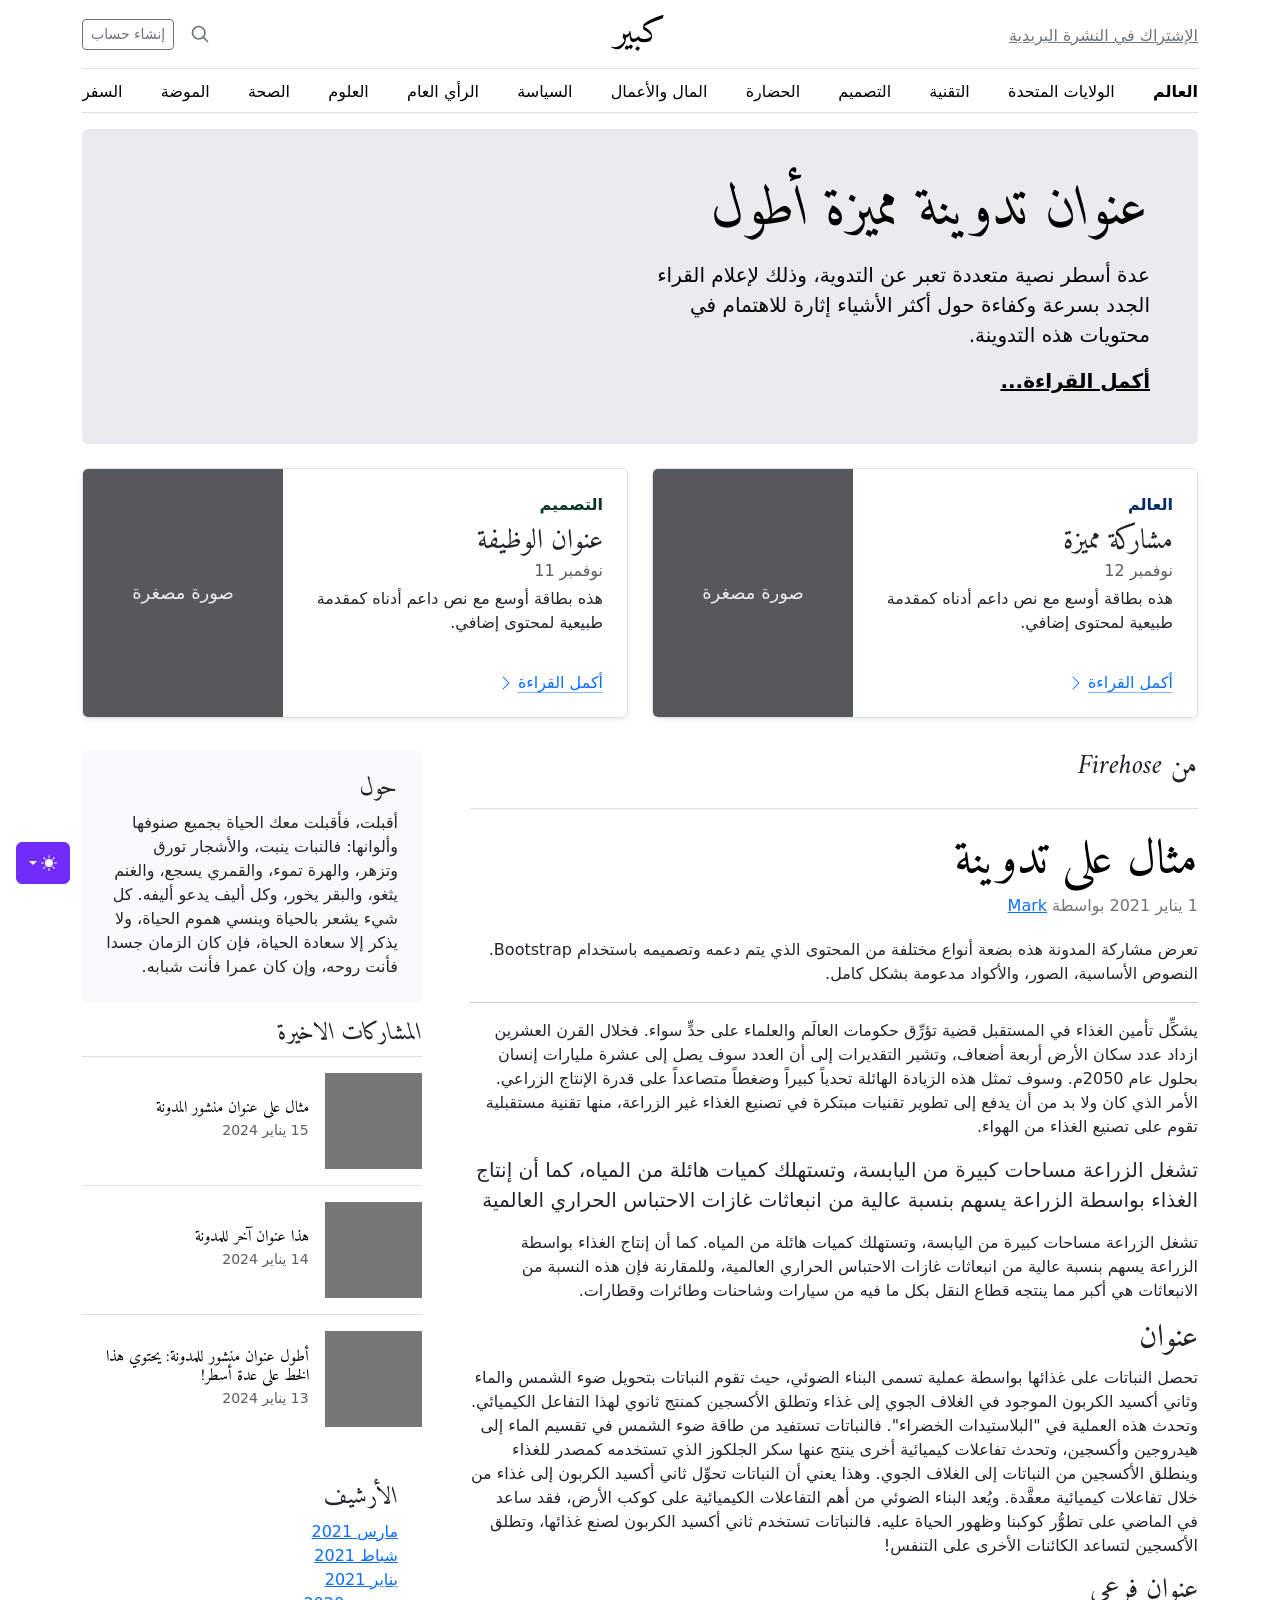
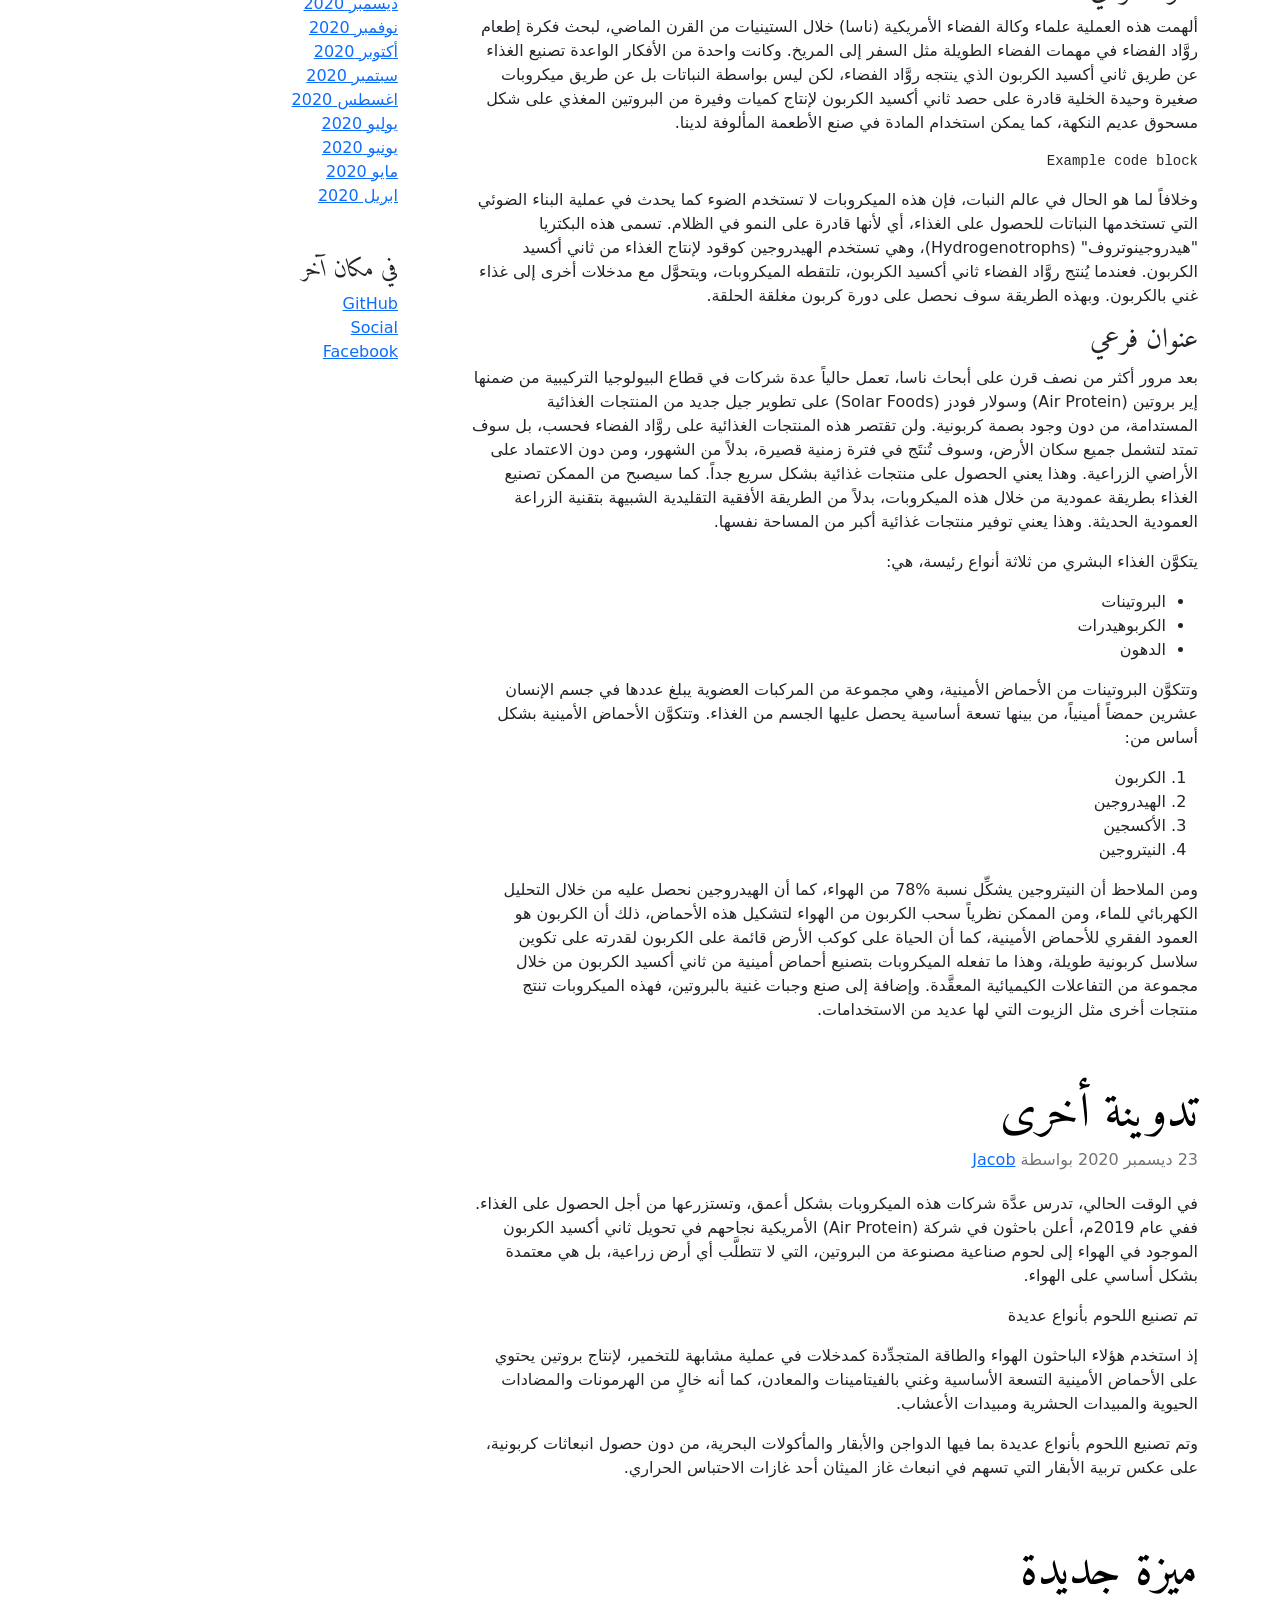
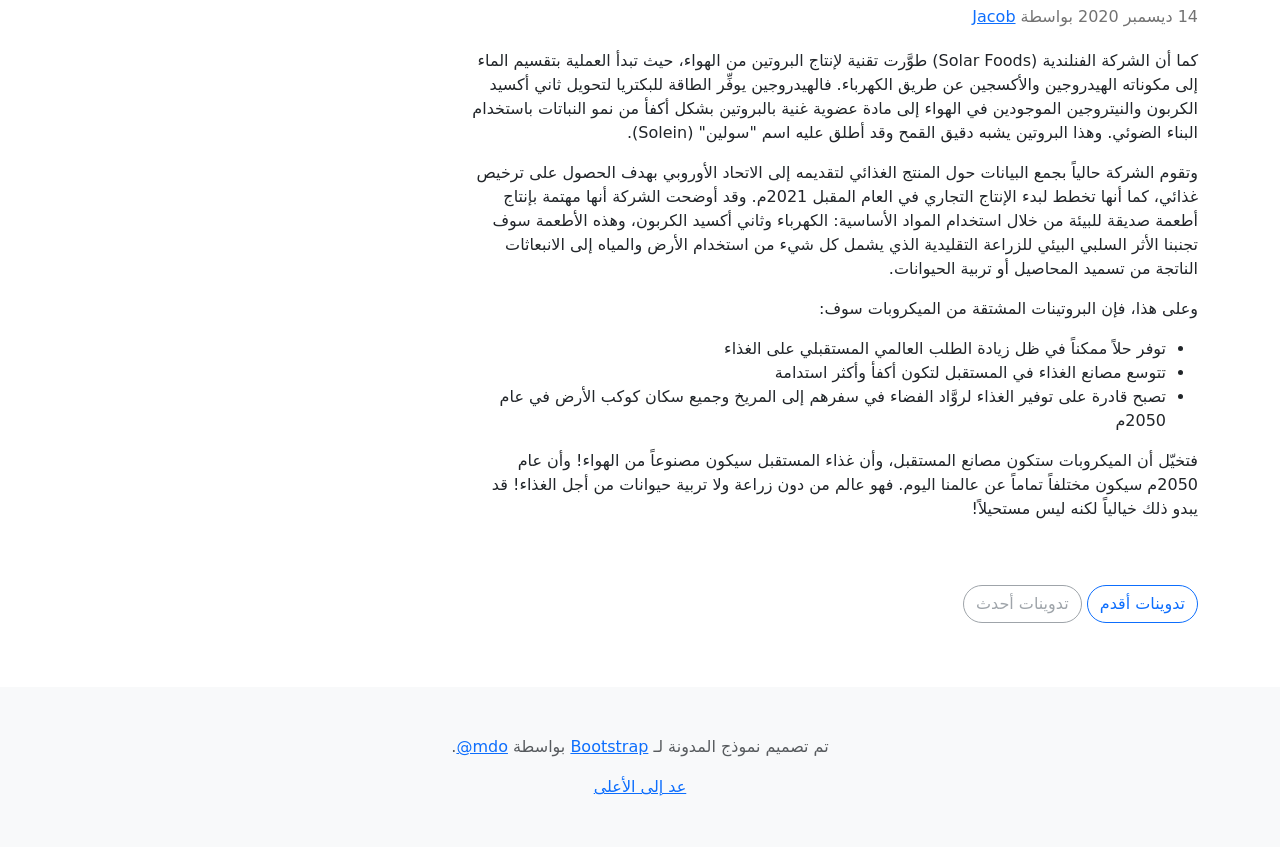
<file: bootstrap/blog-rtl/index.html>
<!doctype html>
<html lang="ar" dir="rtl" data-bs-theme="auto">
  <head>
    <meta charset="utf-8" />
    <meta name="viewport" content="width=device-width, initial-scale=1" />
    <meta name="description" content="" />
    <meta
      name="author"
      content="Mark Otto, Jacob Thornton, and Bootstrap contributors"
    />
    <meta name="generator" content="Astro v5.13.2" />
    <title>قالب المدونة · Bootstrap v5.3</title>
    <link
      rel="canonical"
      href="https://getbootstrap.com/docs/5.3/examples/blog-rtl/"
    />
    <script src="../assets/js/color-modes.js"></script>
    <link href="../assets/dist/css/bootstrap.rtl.min.css" rel="stylesheet" />
    <meta name="theme-color" content="#712cf9" />
    <link
      href="https://fonts.googleapis.com/css?family=Amiri:wght@400;700&display=swap"
      rel="stylesheet"
    />
    <link href="../blog/blog.rtl.css" rel="stylesheet" />
    <style>
      .bd-placeholder-img {
        font-size: 1.125rem;
        text-anchor: middle;
        -webkit-user-select: none;
        -moz-user-select: none;
        user-select: none;
      }
      @media (min-width: 768px) {
        .bd-placeholder-img-lg {
          font-size: 3.5rem;
        }
      }
      .b-example-divider {
        width: 100%;
        height: 3rem;
        background-color: #0000001a;
        border: solid rgba(0, 0, 0, 0.15);
        border-width: 1px 0;
        box-shadow:
          inset 0 0.5em 1.5em #0000001a,
          inset 0 0.125em 0.5em #00000026;
      }
      .b-example-vr {
        flex-shrink: 0;
        width: 1.5rem;
        height: 100vh;
      }
      .bi {
        vertical-align: -0.125em;
        fill: currentColor;
      }
      .nav-scroller {
        position: relative;
        z-index: 2;
        height: 2.75rem;
        overflow-y: hidden;
      }
      .nav-scroller .nav {
        display: flex;
        flex-wrap: nowrap;
        padding-bottom: 1rem;
        margin-top: -1px;
        overflow-x: auto;
        text-align: center;
        white-space: nowrap;
        -webkit-overflow-scrolling: touch;
      }
      .btn-bd-primary {
        --bd-violet-bg: #712cf9;
        --bd-violet-rgb: 112.520718, 44.062154, 249.437846;
        --bs-btn-font-weight: 600;
        --bs-btn-color: var(--bs-white);
        --bs-btn-bg: var(--bd-violet-bg);
        --bs-btn-border-color: var(--bd-violet-bg);
        --bs-btn-hover-color: var(--bs-white);
        --bs-btn-hover-bg: #6528e0;
        --bs-btn-hover-border-color: #6528e0;
        --bs-btn-focus-shadow-rgb: var(--bd-violet-rgb);
        --bs-btn-active-color: var(--bs-btn-hover-color);
        --bs-btn-active-bg: #5a23c8;
        --bs-btn-active-border-color: #5a23c8;
      }
      .bd-mode-toggle {
        z-index: 1500;
      }
      .bd-mode-toggle .bi {
        width: 1em;
        height: 1em;
      }
      .bd-mode-toggle .dropdown-menu .active .bi {
        display: block !important;
      }
    </style>
  </head>
  <body>
    <svg xmlns="http://www.w3.org/2000/svg" class="d-none">
      <symbol id="check2" viewBox="0 0 16 16">
        <path
          d="M13.854 3.646a.5.5 0 0 1 0 .708l-7 7a.5.5 0 0 1-.708 0l-3.5-3.5a.5.5 0 1 1 .708-.708L6.5 10.293l6.646-6.647a.5.5 0 0 1 .708 0z"
        ></path>
      </symbol>
      <symbol id="circle-half" viewBox="0 0 16 16">
        <path
          d="M8 15A7 7 0 1 0 8 1v14zm0 1A8 8 0 1 1 8 0a8 8 0 0 1 0 16z"
        ></path>
      </symbol>
      <symbol id="moon-stars-fill" viewBox="0 0 16 16">
        <path
          d="M6 .278a.768.768 0 0 1 .08.858 7.208 7.208 0 0 0-.878 3.46c0 4.021 3.278 7.277 7.318 7.277.527 0 1.04-.055 1.533-.16a.787.787 0 0 1 .81.316.733.733 0 0 1-.031.893A8.349 8.349 0 0 1 8.344 16C3.734 16 0 12.286 0 7.71 0 4.266 2.114 1.312 5.124.06A.752.752 0 0 1 6 .278z"
        ></path>
        <path
          d="M10.794 3.148a.217.217 0 0 1 .412 0l.387 1.162c.173.518.579.924 1.097 1.097l1.162.387a.217.217 0 0 1 0 .412l-1.162.387a1.734 1.734 0 0 0-1.097 1.097l-.387 1.162a.217.217 0 0 1-.412 0l-.387-1.162A1.734 1.734 0 0 0 9.31 6.593l-1.162-.387a.217.217 0 0 1 0-.412l1.162-.387a1.734 1.734 0 0 0 1.097-1.097l.387-1.162zM13.863.099a.145.145 0 0 1 .274 0l.258.774c.115.346.386.617.732.732l.774.258a.145.145 0 0 1 0 .274l-.774.258a1.156 1.156 0 0 0-.732.732l-.258.774a.145.145 0 0 1-.274 0l-.258-.774a1.156 1.156 0 0 0-.732-.732l-.774-.258a.145.145 0 0 1 0-.274l.774-.258c.346-.115.617-.386.732-.732L13.863.1z"
        ></path>
      </symbol>
      <symbol id="sun-fill" viewBox="0 0 16 16">
        <path
          d="M8 12a4 4 0 1 0 0-8 4 4 0 0 0 0 8zM8 0a.5.5 0 0 1 .5.5v2a.5.5 0 0 1-1 0v-2A.5.5 0 0 1 8 0zm0 13a.5.5 0 0 1 .5.5v2a.5.5 0 0 1-1 0v-2A.5.5 0 0 1 8 13zm8-5a.5.5 0 0 1-.5.5h-2a.5.5 0 0 1 0-1h2a.5.5 0 0 1 .5.5zM3 8a.5.5 0 0 1-.5.5h-2a.5.5 0 0 1 0-1h2A.5.5 0 0 1 3 8zm10.657-5.657a.5.5 0 0 1 0 .707l-1.414 1.415a.5.5 0 1 1-.707-.708l1.414-1.414a.5.5 0 0 1 .707 0zm-9.193 9.193a.5.5 0 0 1 0 .707L3.05 13.657a.5.5 0 0 1-.707-.707l1.414-1.414a.5.5 0 0 1 .707 0zm9.193 2.121a.5.5 0 0 1-.707 0l-1.414-1.414a.5.5 0 0 1 .707-.707l1.414 1.414a.5.5 0 0 1 0 .707zM4.464 4.465a.5.5 0 0 1-.707 0L2.343 3.05a.5.5 0 1 1 .707-.707l1.414 1.414a.5.5 0 0 1 0 .708z"
        ></path>
      </symbol>
    </svg>
    <div
      class="dropdown position-fixed bottom-0 end-0 mb-3 me-3 bd-mode-toggle"
    >
      <button
        class="btn btn-bd-primary py-2 dropdown-toggle d-flex align-items-center"
        id="bd-theme"
        type="button"
        aria-expanded="false"
        data-bs-toggle="dropdown"
        aria-label="Toggle theme (auto)"
      >
        <svg class="bi my-1 theme-icon-active" aria-hidden="true">
          <use href="#circle-half"></use>
        </svg>
        <span class="visually-hidden" id="bd-theme-text">Toggle theme</span>
      </button>
      <ul
        class="dropdown-menu dropdown-menu-end shadow"
        aria-labelledby="bd-theme-text"
      >
        <li>
          <button
            type="button"
            class="dropdown-item d-flex align-items-center"
            data-bs-theme-value="light"
            aria-pressed="false"
          >
            <svg class="bi me-2 opacity-50" aria-hidden="true">
              <use href="#sun-fill"></use>
            </svg>
            Light
            <svg class="bi ms-auto d-none" aria-hidden="true">
              <use href="#check2"></use>
            </svg>
          </button>
        </li>
        <li>
          <button
            type="button"
            class="dropdown-item d-flex align-items-center"
            data-bs-theme-value="dark"
            aria-pressed="false"
          >
            <svg class="bi me-2 opacity-50" aria-hidden="true">
              <use href="#moon-stars-fill"></use>
            </svg>
            Dark
            <svg class="bi ms-auto d-none" aria-hidden="true">
              <use href="#check2"></use>
            </svg>
          </button>
        </li>
        <li>
          <button
            type="button"
            class="dropdown-item d-flex align-items-center active"
            data-bs-theme-value="auto"
            aria-pressed="true"
          >
            <svg class="bi me-2 opacity-50" aria-hidden="true">
              <use href="#circle-half"></use>
            </svg>
            Auto
            <svg class="bi ms-auto d-none" aria-hidden="true">
              <use href="#check2"></use>
            </svg>
          </button>
        </li>
      </ul>
    </div>
    <svg xmlns="http://www.w3.org/2000/svg" class="d-none">
      <symbol
        id="aperture"
        fill="none"
        stroke="currentColor"
        stroke-linecap="round"
        stroke-linejoin="round"
        stroke-width="2"
        viewBox="0 0 24 24"
      >
        <circle cx="12" cy="12" r="10"></circle>
        <path
          d="M14.31 8l5.74 9.94M9.69 8h11.48M7.38 12l5.74-9.94M9.69 16L3.95 6.06M14.31 16H2.83m13.79-4l-5.74 9.94"
        ></path>
      </symbol>
      <symbol id="cart" viewBox="0 0 16 16">
        <path
          d="M0 1.5A.5.5 0 0 1 .5 1H2a.5.5 0 0 1 .485.379L2.89 3H14.5a.5.5 0 0 1 .49.598l-1 5a.5.5 0 0 1-.465.401l-9.397.472L4.415 11H13a.5.5 0 0 1 0 1H4a.5.5 0 0 1-.491-.408L2.01 3.607 1.61 2H.5a.5.5 0 0 1-.5-.5zM3.102 4l.84 4.479 9.144-.459L13.89 4H3.102zM5 12a2 2 0 1 0 0 4 2 2 0 0 0 0-4zm7 0a2 2 0 1 0 0 4 2 2 0 0 0 0-4zm-7 1a1 1 0 1 1 0 2 1 1 0 0 1 0-2zm7 0a1 1 0 1 1 0 2 1 1 0 0 1 0-2z"
        ></path>
      </symbol>
      <symbol id="chevron-right" viewBox="0 0 16 16">
        <path
          fill-rule="evenodd"
          d="M4.646 1.646a.5.5 0 0 1 .708 0l6 6a.5.5 0 0 1 0 .708l-6 6a.5.5 0 0 1-.708-.708L10.293 8 4.646 2.354a.5.5 0 0 1 0-.708z"
        ></path>
      </symbol>
    </svg>
    <div class="container">
      <header class="border-bottom lh-1 py-3">
        <div class="row flex-nowrap justify-content-between align-items-center">
          <div class="col-4 pt-1">
            <a class="link-secondary" href="#">الإشتراك في النشرة البريدية</a>
          </div>
          <div class="col-4 text-center">
            <a
              class="blog-header-logo text-body-emphasis text-decoration-none"
              href="#"
              >كبير</a
            >
          </div>
          <div class="col-4 d-flex justify-content-end align-items-center">
            <a class="link-secondary" href="#" aria-label="بحث">
              <svg
                xmlns="http://www.w3.org/2000/svg"
                width="20"
                height="20"
                fill="none"
                stroke="currentColor"
                stroke-linecap="round"
                stroke-linejoin="round"
                stroke-width="2"
                class="mx-3"
                role="img"
                viewBox="0 0 24 24"
              >
                <title>بحث</title>
                <circle cx="10.5" cy="10.5" r="7.5"></circle>
                <path d="M21 21l-5.2-5.2"></path>
              </svg>
            </a>
            <a class="btn btn-sm btn-outline-secondary" href="#">إنشاء حساب</a>
          </div>
        </div>
      </header>
      <div class="nav-scroller py-1 mb-3 border-bottom">
        <nav class="nav nav-underline justify-content-between">
          <a class="nav-item nav-link link-body-emphasis active" href="#"
            >العالم</a
          >
          <a class="nav-item nav-link link-body-emphasis" href="#"
            >الولايات المتحدة</a
          >
          <a class="nav-item nav-link link-body-emphasis" href="#">التقنية</a>
          <a class="nav-item nav-link link-body-emphasis" href="#">التصميم</a>
          <a class="nav-item nav-link link-body-emphasis" href="#">الحضارة</a>
          <a class="nav-item nav-link link-body-emphasis" href="#"
            >المال والأعمال</a
          >
          <a class="nav-item nav-link link-body-emphasis" href="#">السياسة</a>
          <a class="nav-item nav-link link-body-emphasis" href="#"
            >الرأي العام</a
          >
          <a class="nav-item nav-link link-body-emphasis" href="#">العلوم</a>
          <a class="nav-item nav-link link-body-emphasis" href="#">الصحة</a>
          <a class="nav-item nav-link link-body-emphasis" href="#">الموضة</a>
          <a class="nav-item nav-link link-body-emphasis" href="#">السفر</a>
        </nav>
      </div>
    </div>
    <main class="container">
      <div class="p-4 p-md-5 mb-4 rounded text-body-emphasis bg-body-secondary">
        <div class="col-lg-6 px-0">
          <h1 class="display-4 fst-italic">عنوان تدوينة مميزة أطول</h1>
          <p class="lead my-3">
            عدة أسطر نصية متعددة تعبر عن التدوية، وذلك لإعلام القراء الجدد بسرعة
            وكفاءة حول أكثر الأشياء إثارة للاهتمام في محتويات هذه التدوينة.
          </p>
          <p class="lead mb-0">
            <a href="#" class="text-body-emphasis fw-bold">أكمل القراءة...</a>
          </p>
        </div>
      </div>
      <div class="row mb-2">
        <div class="col-md-6">
          <div
            class="row g-0 border rounded overflow-hidden flex-md-row mb-4 shadow-sm h-md-250 position-relative"
          >
            <div class="col p-4 d-flex flex-column position-static">
              <strong class="d-inline-block mb-2 text-primary-emphasis"
                >العالم</strong
              >
              <h3 class="mb-0">مشاركة مميزة</h3>
              <div class="mb-1 text-body-secondary">نوفمبر 12</div>
              <p class="card-text mb-auto">
                هذه بطاقة أوسع مع نص داعم أدناه كمقدمة طبيعية لمحتوى إضافي.
              </p>
              <a
                href="#"
                class="icon-link gap-1 icon-link-hover stretched-link"
              >
                أكمل القراءة
                <svg class="bi" aria-hidden="true">
                  <use xlink:href="#chevron-right"></use>
                </svg>
              </a>
            </div>
            <div class="col-auto d-none d-lg-block">
              <svg
                aria-label="Placeholder: صورة مصغرة"
                class="bd-placeholder-img"
                height="250"
                preserveAspectRatio="xMidYMid slice"
                role="img"
                width="200"
                xmlns="http://www.w3.org/2000/svg"
              >
                <title>Placeholder</title>
                <rect width="100%" height="100%" fill="#55595c"></rect>
                <text x="50%" y="50%" fill="#eceeef" dy=".3em">صورة مصغرة</text>
              </svg>
            </div>
          </div>
        </div>
        <div class="col-md-6">
          <div
            class="row g-0 border rounded overflow-hidden flex-md-row mb-4 shadow-sm h-md-250 position-relative"
          >
            <div class="col p-4 d-flex flex-column position-static">
              <strong class="d-inline-block mb-2 text-success-emphasis"
                >التصميم</strong
              >
              <h3 class="mb-0">عنوان الوظيفة</h3>
              <div class="mb-1 text-body-secondary">نوفمبر 11</div>
              <p class="mb-auto">
                هذه بطاقة أوسع مع نص داعم أدناه كمقدمة طبيعية لمحتوى إضافي.
              </p>
              <a
                href="#"
                class="icon-link gap-1 icon-link-hover stretched-link"
              >
                أكمل القراءة
                <svg class="bi" aria-hidden="true">
                  <use xlink:href="#chevron-right"></use>
                </svg>
              </a>
            </div>
            <div class="col-auto d-none d-lg-block">
              <svg
                aria-label="Placeholder: صورة مصغرة"
                class="bd-placeholder-img"
                height="250"
                preserveAspectRatio="xMidYMid slice"
                role="img"
                width="200"
                xmlns="http://www.w3.org/2000/svg"
              >
                <title>Placeholder</title>
                <rect width="100%" height="100%" fill="#55595c"></rect>
                <text x="50%" y="50%" fill="#eceeef" dy=".3em">صورة مصغرة</text>
              </svg>
            </div>
          </div>
        </div>
      </div>
      <div class="row g-5">
        <div class="col-md-8">
          <h3 class="pb-4 mb-4 fst-italic border-bottom">من Firehose</h3>
          <article class="blog-post">
            <h2 class="display-5 link-body-emphasis mb-1">مثال على تدوينة</h2>
            <p class="blog-post-meta">
              1 يناير 2021 بواسطة <a href="#"> Mark </a>
            </p>
            <p>
              تعرض مشاركة المدونة هذه بضعة أنواع مختلفة من المحتوى الذي يتم دعمه
              وتصميمه باستخدام Bootstrap. النصوص الأساسية، الصور، والأكواد
              مدعومة بشكل كامل.
            </p>
            <hr />
            <p>
              يشكِّل تأمين الغذاء في المستقبل قضية تؤرِّق حكومات العالَم
              والعلماء على حدٍّ سواء. فخلال القرن العشرين ازداد عدد سكان الأرض
              أربعة أضعاف، وتشير التقديرات إلى أن العدد سوف يصل إلى عشرة مليارات
              إنسان بحلول عام 2050م. وسوف تمثل هذه الزيادة الهائلة تحدياً كبيراً
              وضغطاً متصاعداً على قدرة الإنتاج الزراعي. الأمر الذي كان ولا بد من
              أن يدفع إلى تطوير تقنيات مبتكرة في تصنيع الغذاء غير الزراعة، منها
              تقنية مستقبلية تقوم على تصنيع الغذاء من الهواء.
            </p>
            <blockquote class="blockquote">
              <p>
                تشغل الزراعة مساحات كبيرة من اليابسة، وتستهلك كميات هائلة من
                المياه، كما أن إنتاج الغذاء بواسطة الزراعة يسهم بنسبة عالية من
                انبعاثات غازات الاحتباس الحراري العالمية
              </p>
            </blockquote>
            <p>
              تشغل الزراعة مساحات كبيرة من اليابسة، وتستهلك كميات هائلة من
              المياه. كما أن إنتاج الغذاء بواسطة الزراعة يسهم بنسبة عالية من
              انبعاثات غازات الاحتباس الحراري العالمية، وللمقارنة فإن هذه النسبة
              من الانبعاثات هي أكبر مما ينتجه قطاع النقل بكل ما فيه من سيارات
              وشاحنات وطائرات وقطارات.
            </p>
            <h2>عنوان</h2>
            <p>
              تحصل النباتات على غذائها بواسطة عملية تسمى البناء الضوئي، حيث تقوم
              النباتات بتحويل ضوء الشمس والماء وثاني أكسيد الكربون الموجود في
              الغلاف الجوي إلى غذاء وتطلق الأكسجين كمنتج ثانوي لهذا التفاعل
              الكيميائي. وتحدث هذه العملية في "البلاستيدات الخضراء". فالنباتات
              تستفيد من طاقة ضوء الشمس في تقسيم الماء إلى هيدروجين وأكسجين،
              وتحدث تفاعلات كيميائية أخرى ينتج عنها سكر الجلكوز الذي تستخدمه
              كمصدر للغذاء وينطلق الأكسجين من النباتات إلى الغلاف الجوي. وهذا
              يعني أن النباتات تحوِّل ثاني أكسيد الكربون إلى غذاء من خلال
              تفاعلات كيميائية معقَّدة. ويُعد البناء الضوئي من أهم التفاعلات
              الكيميائية على كوكب الأرض، فقد ساعد في الماضي على تطوُّر كوكبنا
              وظهور الحياة عليه. فالنباتات تستخدم ثاني أكسيد الكربون لصنع
              غذائها، وتطلق الأكسجين لتساعد الكائنات الأخرى على التنفس!
            </p>
            <h3>عنوان فرعي</h3>
            <p>
              ألهمت هذه العملية علماء وكالة الفضاء الأمريكية (ناسا) خلال
              الستينيات من القرن الماضي، لبحث فكرة إطعام روَّاد الفضاء في مهمات
              الفضاء الطويلة مثل السفر إلى المريخ. وكانت واحدة من الأفكار
              الواعدة تصنيع الغذاء عن طريق ثاني أكسيد الكربون الذي ينتجه روَّاد
              الفضاء، لكن ليس بواسطة النباتات بل عن طريق ميكروبات صغيرة وحيدة
              الخلية قادرة على حصد ثاني أكسيد الكربون لإنتاج كميات وفيرة من
              البروتين المغذي على شكل مسحوق عديم النكهة، كما يمكن استخدام المادة
              في صنع الأطعمة المألوفة لدينا.
            </p>
            <pre><code>Example code block</code></pre>
            <p>
              وخلافاً لما هو الحال في عالم النبات، فإن هذه الميكروبات لا تستخدم
              الضوء كما يحدث في عملية البناء الضوئي التي تستخدمها النباتات
              للحصول على الغذاء، أي لأنها قادرة على النمو في الظلام. تسمى هذه
              البكتريا "هيدروجينوتروف" (Hydrogenotrophs)، وهي تستخدم الهيدروجين
              كوقود لإنتاج الغذاء من ثاني أكسيد الكربون. فعندما يُنتج روَّاد
              الفضاء ثاني أكسيد الكربون، تلتقطه الميكروبات، ويتحوَّل مع مدخلات
              أخرى إلى غذاء غني بالكربون. وبهذه الطريقة سوف نحصل على دورة كربون
              مغلقة الحلقة.
            </p>
            <h3>عنوان فرعي</h3>
            <p>
              بعد مرور أكثر من نصف قرن على أبحاث ناسا، تعمل حالياً عدة شركات في
              قطاع البيولوجيا التركيبية من ضمنها إير بروتين (Air Protein) وسولار
              فودز (Solar Foods) على تطوير جيل جديد من المنتجات الغذائية
              المستدامة، من دون وجود بصمة كربونية. ولن تقتصر هذه المنتجات
              الغذائية على روَّاد الفضاء فحسب، بل سوف تمتد لتشمل جميع سكان
              الأرض، وسوف تُنتَج في فترة زمنية قصيرة، بدلاً من الشهور، ومن دون
              الاعتماد على الأراضي الزراعية. وهذا يعني الحصول على منتجات غذائية
              بشكل سريع جداً. كما سيصبح من الممكن تصنيع الغذاء بطريقة عمودية من
              خلال هذه الميكروبات، بدلاً من الطريقة الأفقية التقليدية الشبيهة
              بتقنية الزراعة العمودية الحديثة. وهذا يعني توفير منتجات غذائية
              أكبر من المساحة نفسها.
            </p>
            <p>يتكوَّن الغذاء البشري من ثلاثة أنواع رئيسة، هي:</p>
            <ul>
              <li>البروتينات</li>
              <li>الكربوهيدرات</li>
              <li>الدهون</li>
            </ul>
            <p>
              وتتكوَّن البروتينات من الأحماض الأمينية، وهي مجموعة من المركبات
              العضوية يبلغ عددها في جسم الإنسان عشرين حمضاً أمينياً، من بينها
              تسعة أساسية يحصل عليها الجسم من الغذاء. وتتكوَّن الأحماض الأمينية
              بشكل أساس من:
            </p>
            <ol>
              <li>الكربون</li>
              <li>الهيدروجين</li>
              <li>الأكسجين</li>
              <li>النيتروجين</li>
            </ol>
            <p>
              ومن الملاحظ أن النيتروجين يشكِّل نسبة %78 من الهواء، كما أن
              الهيدروجين نحصل عليه من خلال التحليل الكهربائي للماء، ومن الممكن
              نظرياً سحب الكربون من الهواء لتشكيل هذه الأحماض، ذلك أن الكربون هو
              العمود الفقري للأحماض الأمينية، كما أن الحياة على كوكب الأرض قائمة
              على الكربون لقدرته على تكوين سلاسل كربونية طويلة، وهذا ما تفعله
              الميكروبات بتصنيع أحماض أمينية من ثاني أكسيد الكربون من خلال
              مجموعة من التفاعلات الكيميائية المعقَّدة. وإضافة إلى صنع وجبات
              غنية بالبروتين، فهذه الميكروبات تنتج منتجات أخرى مثل الزيوت التي
              لها عديد من الاستخدامات.
            </p>
          </article>
          <article class="blog-post">
            <h2 class="display-5 link-body-emphasis mb-1">تدوينة أخرى</h2>
            <p class="blog-post-meta">
              23 ديسمبر 2020 بواسطة <a href="#">Jacob</a>
            </p>
            <p>
              في الوقت الحالي، تدرس عدَّة شركات هذه الميكروبات بشكل أعمق،
              وتستزرعها من أجل الحصول على الغذاء. ففي عام 2019م، أعلن باحثون في
              شركة (Air Protein) الأمريكية نجاحهم في تحويل ثاني أكسيد الكربون
              الموجود في الهواء إلى لحوم صناعية مصنوعة من البروتين، التي لا
              تتطلَّب أي أرض زراعية، بل هي معتمدة بشكل أساسي على الهواء.
            </p>
            <blockquote><p>تم تصنيع اللحوم بأنواع عديدة</p></blockquote>
            <p>
              إذ استخدم هؤلاء الباحثون الهواء والطاقة المتجدِّدة كمدخلات في
              عملية مشابهة للتخمير، لإنتاج بروتين يحتوي على الأحماض الأمينية
              التسعة الأساسية وغني بالفيتامينات والمعادن، كما أنه خالٍ من
              الهرمونات والمضادات الحيوية والمبيدات الحشرية ومبيدات الأعشاب.
            </p>
            <p>
              وتم تصنيع اللحوم بأنواع عديدة بما فيها الدواجن والأبقار والمأكولات
              البحرية، من دون حصول انبعاثات كربونية، على عكس تربية الأبقار التي
              تسهم في انبعاث غاز الميثان أحد غازات الاحتباس الحراري.
            </p>
          </article>
          <article class="blog-post">
            <h2 class="display-5 link-body-emphasis mb-1">ميزة جديدة</h2>
            <p class="blog-post-meta">
              14 ديسمبر 2020 بواسطة <a href="#">Jacob</a>
            </p>
            <p>
              كما أن الشركة الفنلندية (Solar Foods) طوَّرت تقنية لإنتاج البروتين
              من الهواء، حيث تبدأ العملية بتقسيم الماء إلى مكوناته الهيدروجين
              والأكسجين عن طريق الكهرباء. فالهيدروجين يوفِّر الطاقة للبكتريا
              لتحويل ثاني أكسيد الكربون والنيتروجين الموجودين في الهواء إلى مادة
              عضوية غنية بالبروتين بشكل أكفأ من نمو النباتات باستخدام البناء
              الضوئي. وهذا البروتين يشبه دقيق القمح وقد أطلق عليه اسم "سولين"
              (Solein).
            </p>
            <p>
              وتقوم الشركة حالياً بجمع البيانات حول المنتج الغذائي لتقديمه إلى
              الاتحاد الأوروبي بهدف الحصول على ترخيص غذائي، كما أنها تخطط لبدء
              الإنتاج التجاري في العام المقبل 2021م. وقد أوضحت الشركة أنها مهتمة
              بإنتاج أطعمة صديقة للبيئة من خلال استخدام المواد الأساسية:
              الكهرباء وثاني أكسيد الكربون، وهذه الأطعمة سوف تجنبنا الأثر السلبي
              البيئي للزراعة التقليدية الذي يشمل كل شيء من استخدام الأرض والمياه
              إلى الانبعاثات الناتجة من تسميد المحاصيل أو تربية الحيوانات.
            </p>
            <p>وعلى هذا، فإن البروتينات المشتقة من الميكروبات سوف:</p>
            <ul>
              <li>
                توفر حلاً ممكناً في ظل زيادة الطلب العالمي المستقبلي على الغذاء
              </li>
              <li>تتوسع مصانع الغذاء في المستقبل لتكون أكفأ وأكثر استدامة</li>
              <li>
                تصبح قادرة على توفير الغذاء لروَّاد الفضاء في سفرهم إلى المريخ
                وجميع سكان كوكب الأرض في عام 2050م
              </li>
            </ul>
            <p>
              فتخيّل أن الميكروبات ستكون مصانع المستقبل، وأن غذاء المستقبل سيكون
              مصنوعاً من الهواء! وأن عام 2050م سيكون مختلفاً تماماً عن عالمنا
              اليوم. فهو عالم من دون زراعة ولا تربية حيوانات من أجل الغذاء! قد
              يبدو ذلك خيالياً لكنه ليس مستحيلاً!
            </p>
          </article>
          <nav class="blog-pagination" aria-label="Pagination">
            <a class="btn btn-outline-primary rounded-pill" href="#"
              >تدوينات أقدم</a
            >
            <a
              class="btn btn-outline-secondary rounded-pill disabled"
              aria-disabled="true"
              >تدوينات أحدث</a
            >
          </nav>
        </div>
        <div class="col-md-4">
          <div class="position-sticky" style="top: 2rem">
            <div class="p-4 mb-3 bg-body-tertiary rounded">
              <h4 class="fst-italic">حول</h4>
              <p class="mb-0">
                أقبلت، فأقبلت معك الحياة بجميع صنوفها وألوانها: فالنبات ينبت،
                والأشجار تورق وتزهر، والهرة تموء، والقمري يسجع، والغنم يثغو،
                والبقر يخور، وكل أليف يدعو أليفه. كل شيء يشعر بالحياة وينسي هموم
                الحياة، ولا يذكر إلا سعادة الحياة، فإن كان الزمان جسدا فأنت
                روحه، وإن كان عمرا فأنت شبابه.
              </p>
            </div>
            <div>
              <h4 class="fst-italic">المشاركات الاخيرة</h4>
              <ul class="list-unstyled">
                <li>
                  <a
                    class="d-flex flex-column flex-lg-row gap-3 align-items-start align-items-lg-center py-3 link-body-emphasis text-decoration-none border-top"
                    href="#"
                  >
                    <svg
                      aria-hidden="true"
                      class="bd-placeholder-img"
                      height="96"
                      preserveAspectRatio="xMidYMid slice"
                      width="100%"
                      xmlns="http://www.w3.org/2000/svg"
                    >
                      <rect width="100%" height="100%" fill="#777"></rect>
                    </svg>
                    <div class="col-lg-8">
                      <h6 class="mb-0">مثال على عنوان منشور المدونة</h6>
                      <small class="text-body-secondary">15 يناير 2024</small>
                    </div>
                  </a>
                </li>
                <li>
                  <a
                    class="d-flex flex-column flex-lg-row gap-3 align-items-start align-items-lg-center py-3 link-body-emphasis text-decoration-none border-top"
                    href="#"
                  >
                    <svg
                      aria-hidden="true"
                      class="bd-placeholder-img"
                      height="96"
                      preserveAspectRatio="xMidYMid slice"
                      width="100%"
                      xmlns="http://www.w3.org/2000/svg"
                    >
                      <rect width="100%" height="100%" fill="#777"></rect>
                    </svg>
                    <div class="col-lg-8">
                      <h6 class="mb-0">هذا عنوان آخر للمدونة</h6>
                      <small class="text-body-secondary">14 يناير 2024</small>
                    </div>
                  </a>
                </li>
                <li>
                  <a
                    class="d-flex flex-column flex-lg-row gap-3 align-items-start align-items-lg-center py-3 link-body-emphasis text-decoration-none border-top"
                    href="#"
                  >
                    <svg
                      aria-hidden="true"
                      class="bd-placeholder-img"
                      height="96"
                      preserveAspectRatio="xMidYMid slice"
                      width="100%"
                      xmlns="http://www.w3.org/2000/svg"
                    >
                      <rect width="100%" height="100%" fill="#777"></rect>
                    </svg>
                    <div class="col-lg-8">
                      <h6 class="mb-0">
                        أطول عنوان منشور للمدونة: يحتوي هذا الخط على عدة أسطر!
                      </h6>
                      <small class="text-body-secondary">13 يناير 2024</small>
                    </div>
                  </a>
                </li>
              </ul>
            </div>
            <div class="p-4">
              <h4 class="fst-italic">الأرشيف</h4>
              <ol class="list-unstyled mb-0">
                <li><a href="#">مارس 2021</a></li>
                <li><a href="#">شباط 2021</a></li>
                <li><a href="#">يناير 2021</a></li>
                <li><a href="#">ديسمبر 2020</a></li>
                <li><a href="#">نوفمبر 2020</a></li>
                <li><a href="#">أكتوبر 2020</a></li>
                <li><a href="#">سبتمبر 2020</a></li>
                <li><a href="#">اغسطس 2020</a></li>
                <li><a href="#">يوليو 2020</a></li>
                <li><a href="#">يونيو 2020</a></li>
                <li><a href="#">مايو 2020</a></li>
                <li><a href="#">ابريل 2020</a></li>
              </ol>
            </div>
            <div class="p-4">
              <h4 class="fst-italic">في مكان آخر</h4>
              <ol class="list-unstyled">
                <li><a href="#">GitHub</a></li>
                <li><a href="#">Social</a></li>
                <li><a href="#">Facebook</a></li>
              </ol>
            </div>
          </div>
        </div>
      </div>
    </main>
    <footer class="py-5 text-center text-body-secondary bg-body-tertiary">
      <p>
        تم تصميم نموذج المدونة لـ
        <a href="https://getbootstrap.com/">Bootstrap</a> بواسطة
        <a href="https://x.com/mdo"><bdi lang="en" dir="ltr">@mdo</bdi></a
        >.
      </p>
      <p class="mb-0"><a href="#">عد إلى الأعلى</a></p>
    </footer>
    <script
      src="../assets/dist/js/bootstrap.bundle.min.js"
      class="astro-vvvwv3sm"
    ></script>
  </body>
</html>
</file>
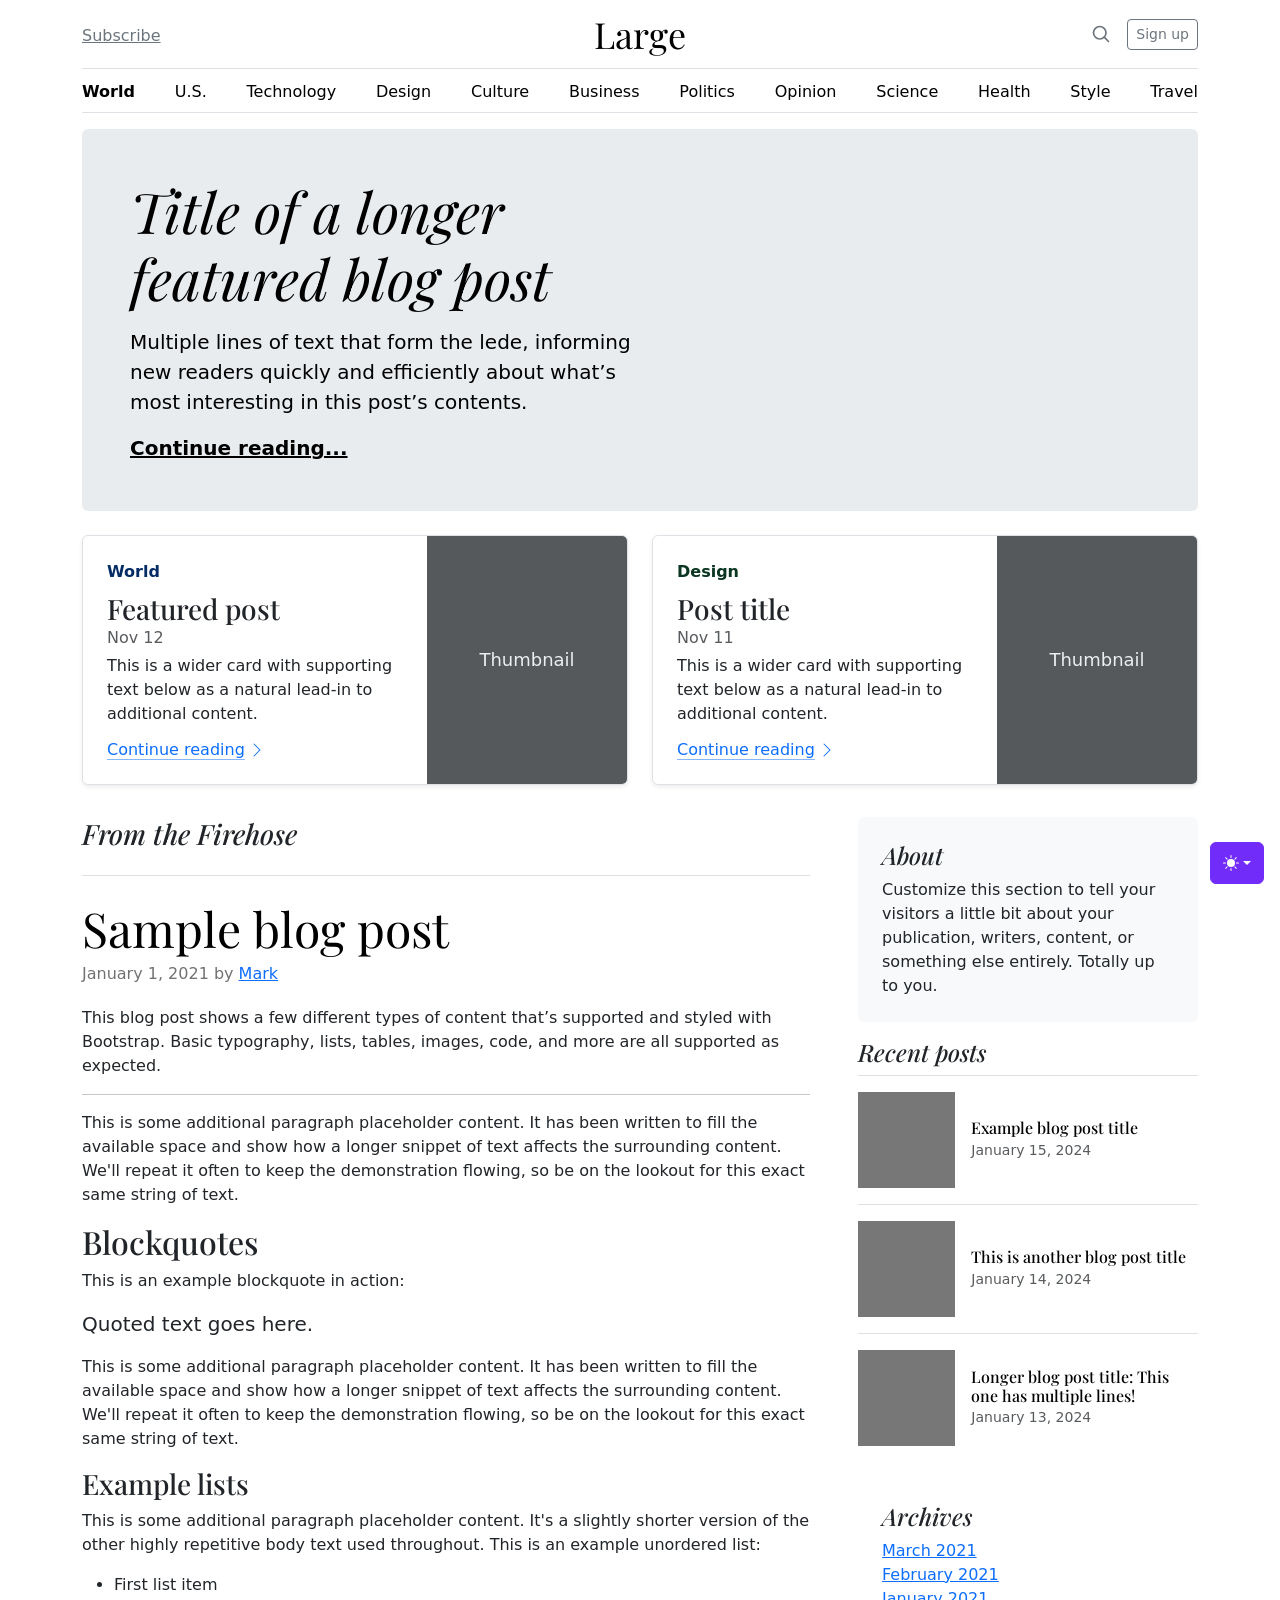
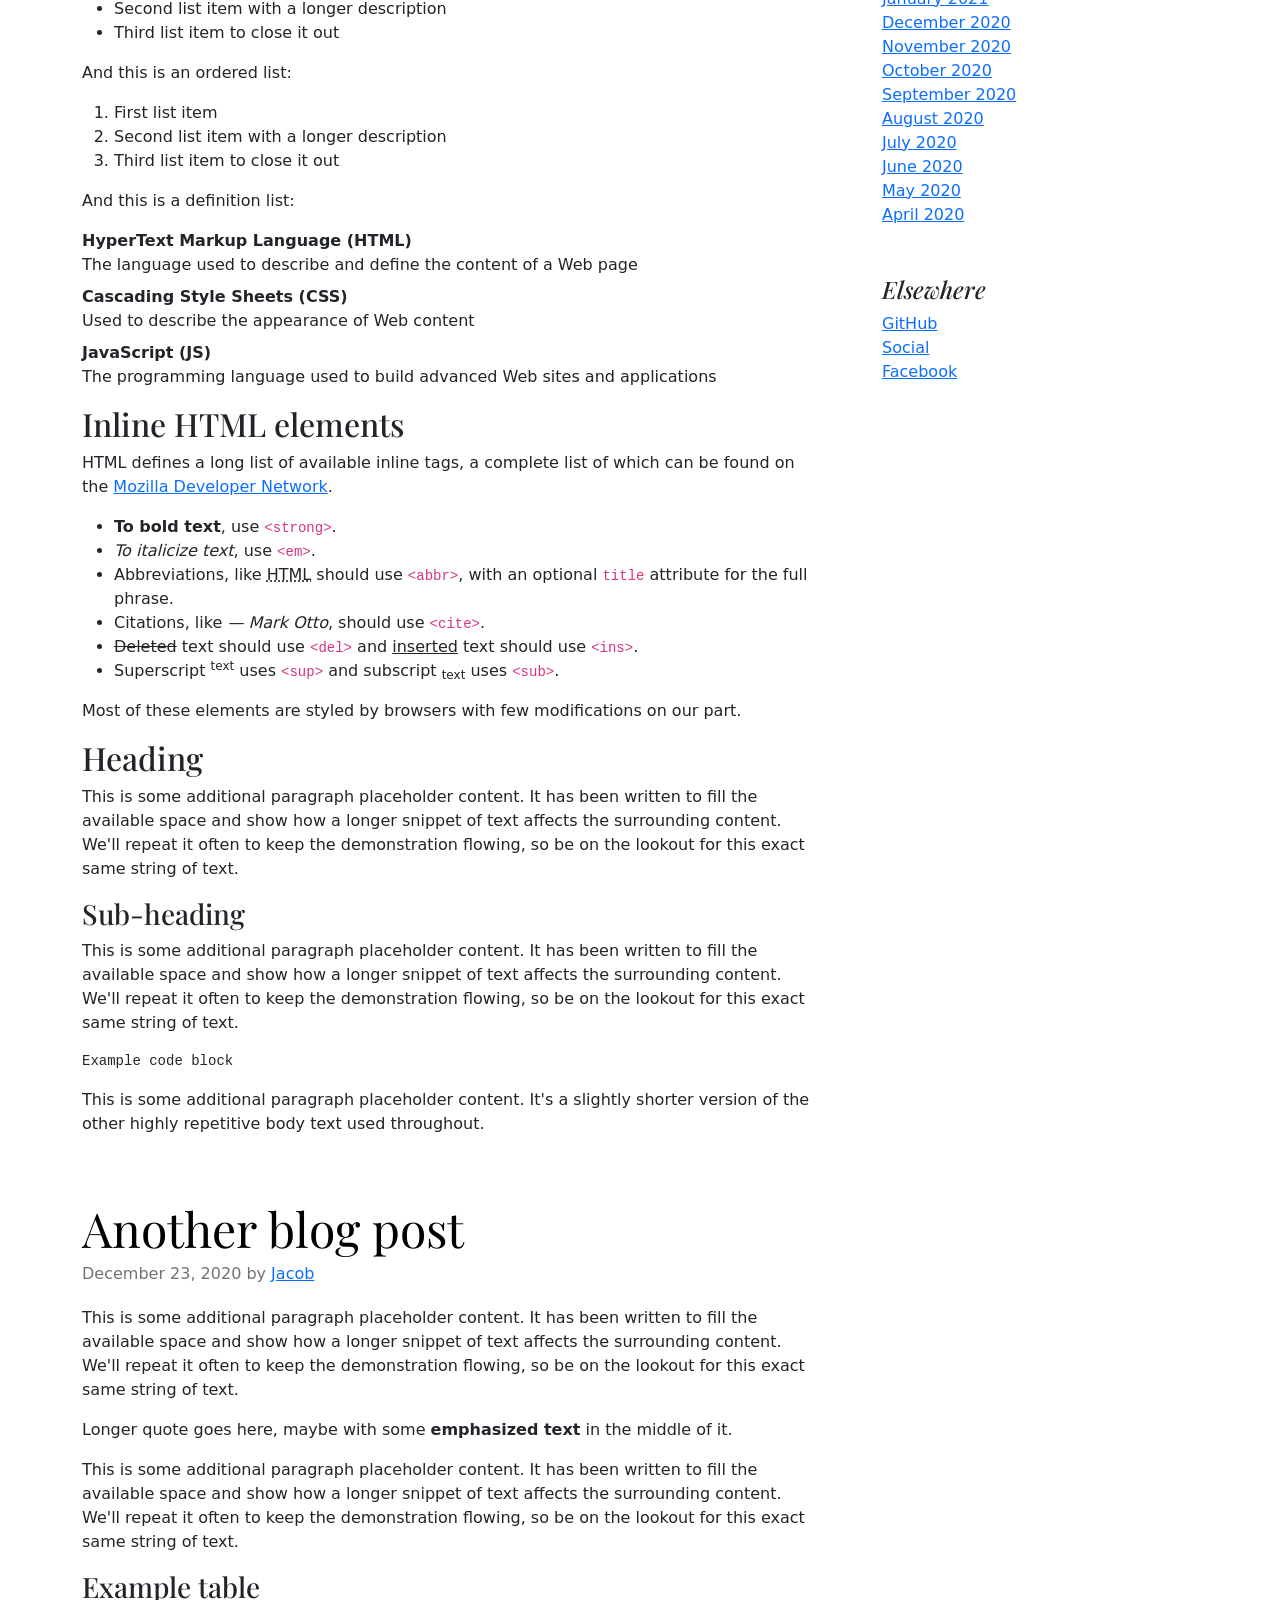
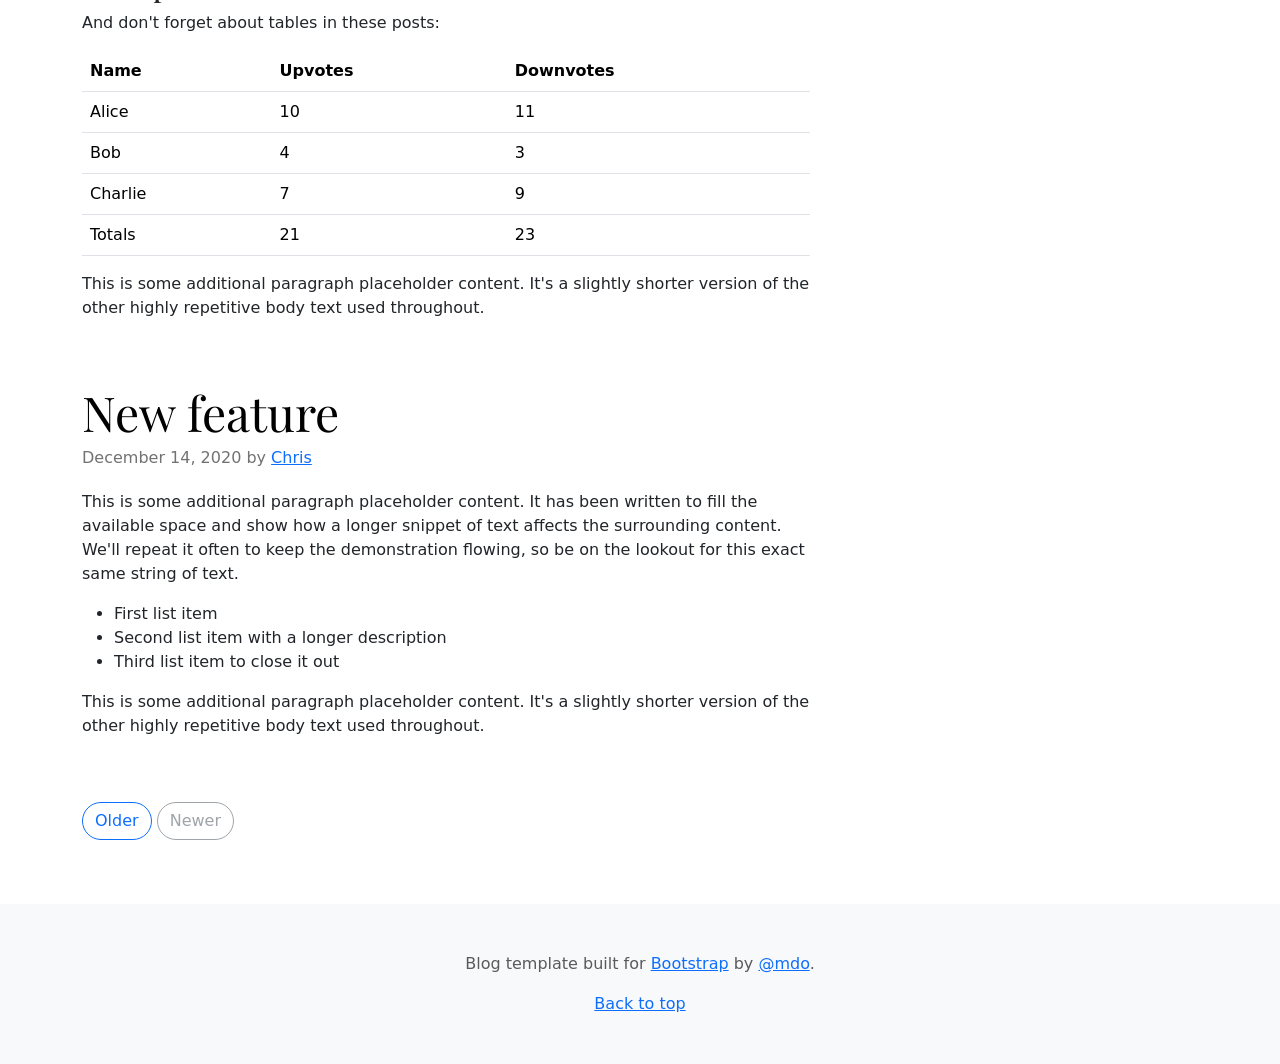
<file: bootstrap/blog/index.html>
<!doctype html>
<html lang="en" data-bs-theme="auto">
  <head>
    <meta charset="utf-8" />
    <meta name="viewport" content="width=device-width, initial-scale=1" />
    <meta name="description" content="" />
    <meta
      name="author"
      content="Mark Otto, Jacob Thornton, and Bootstrap contributors"
    />
    <meta name="generator" content="Astro v5.13.2" />
    <title>Blog Template · Bootstrap v5.3</title>
    <link
      rel="canonical"
      href="https://getbootstrap.com/docs/5.3/examples/blog/"
    />
    <script src="../assets/js/color-modes.js"></script>
    <link href="../assets/dist/css/bootstrap.min.css" rel="stylesheet" />
    <meta name="theme-color" content="#712cf9" />
    <link
      href="https://fonts.googleapis.com/css?family=Playfair+Display:700,900&display=swap"
      rel="stylesheet"
    />
    <link href="blog.css" rel="stylesheet" />
    <style>
      .bd-placeholder-img {
        font-size: 1.125rem;
        text-anchor: middle;
        -webkit-user-select: none;
        -moz-user-select: none;
        user-select: none;
      }
      @media (min-width: 768px) {
        .bd-placeholder-img-lg {
          font-size: 3.5rem;
        }
      }
      .b-example-divider {
        width: 100%;
        height: 3rem;
        background-color: #0000001a;
        border: solid rgba(0, 0, 0, 0.15);
        border-width: 1px 0;
        box-shadow:
          inset 0 0.5em 1.5em #0000001a,
          inset 0 0.125em 0.5em #00000026;
      }
      .b-example-vr {
        flex-shrink: 0;
        width: 1.5rem;
        height: 100vh;
      }
      .bi {
        vertical-align: -0.125em;
        fill: currentColor;
      }
      .nav-scroller {
        position: relative;
        z-index: 2;
        height: 2.75rem;
        overflow-y: hidden;
      }
      .nav-scroller .nav {
        display: flex;
        flex-wrap: nowrap;
        padding-bottom: 1rem;
        margin-top: -1px;
        overflow-x: auto;
        text-align: center;
        white-space: nowrap;
        -webkit-overflow-scrolling: touch;
      }
      .btn-bd-primary {
        --bd-violet-bg: #712cf9;
        --bd-violet-rgb: 112.520718, 44.062154, 249.437846;
        --bs-btn-font-weight: 600;
        --bs-btn-color: var(--bs-white);
        --bs-btn-bg: var(--bd-violet-bg);
        --bs-btn-border-color: var(--bd-violet-bg);
        --bs-btn-hover-color: var(--bs-white);
        --bs-btn-hover-bg: #6528e0;
        --bs-btn-hover-border-color: #6528e0;
        --bs-btn-focus-shadow-rgb: var(--bd-violet-rgb);
        --bs-btn-active-color: var(--bs-btn-hover-color);
        --bs-btn-active-bg: #5a23c8;
        --bs-btn-active-border-color: #5a23c8;
      }
      .bd-mode-toggle {
        z-index: 1500;
      }
      .bd-mode-toggle .bi {
        width: 1em;
        height: 1em;
      }
      .bd-mode-toggle .dropdown-menu .active .bi {
        display: block !important;
      }
    </style>
  </head>
  <body>
    <svg xmlns="http://www.w3.org/2000/svg" class="d-none">
      <symbol id="check2" viewBox="0 0 16 16">
        <path
          d="M13.854 3.646a.5.5 0 0 1 0 .708l-7 7a.5.5 0 0 1-.708 0l-3.5-3.5a.5.5 0 1 1 .708-.708L6.5 10.293l6.646-6.647a.5.5 0 0 1 .708 0z"
        ></path>
      </symbol>
      <symbol id="circle-half" viewBox="0 0 16 16">
        <path
          d="M8 15A7 7 0 1 0 8 1v14zm0 1A8 8 0 1 1 8 0a8 8 0 0 1 0 16z"
        ></path>
      </symbol>
      <symbol id="moon-stars-fill" viewBox="0 0 16 16">
        <path
          d="M6 .278a.768.768 0 0 1 .08.858 7.208 7.208 0 0 0-.878 3.46c0 4.021 3.278 7.277 7.318 7.277.527 0 1.04-.055 1.533-.16a.787.787 0 0 1 .81.316.733.733 0 0 1-.031.893A8.349 8.349 0 0 1 8.344 16C3.734 16 0 12.286 0 7.71 0 4.266 2.114 1.312 5.124.06A.752.752 0 0 1 6 .278z"
        ></path>
        <path
          d="M10.794 3.148a.217.217 0 0 1 .412 0l.387 1.162c.173.518.579.924 1.097 1.097l1.162.387a.217.217 0 0 1 0 .412l-1.162.387a1.734 1.734 0 0 0-1.097 1.097l-.387 1.162a.217.217 0 0 1-.412 0l-.387-1.162A1.734 1.734 0 0 0 9.31 6.593l-1.162-.387a.217.217 0 0 1 0-.412l1.162-.387a1.734 1.734 0 0 0 1.097-1.097l.387-1.162zM13.863.099a.145.145 0 0 1 .274 0l.258.774c.115.346.386.617.732.732l.774.258a.145.145 0 0 1 0 .274l-.774.258a1.156 1.156 0 0 0-.732.732l-.258.774a.145.145 0 0 1-.274 0l-.258-.774a1.156 1.156 0 0 0-.732-.732l-.774-.258a.145.145 0 0 1 0-.274l.774-.258c.346-.115.617-.386.732-.732L13.863.1z"
        ></path>
      </symbol>
      <symbol id="sun-fill" viewBox="0 0 16 16">
        <path
          d="M8 12a4 4 0 1 0 0-8 4 4 0 0 0 0 8zM8 0a.5.5 0 0 1 .5.5v2a.5.5 0 0 1-1 0v-2A.5.5 0 0 1 8 0zm0 13a.5.5 0 0 1 .5.5v2a.5.5 0 0 1-1 0v-2A.5.5 0 0 1 8 13zm8-5a.5.5 0 0 1-.5.5h-2a.5.5 0 0 1 0-1h2a.5.5 0 0 1 .5.5zM3 8a.5.5 0 0 1-.5.5h-2a.5.5 0 0 1 0-1h2A.5.5 0 0 1 3 8zm10.657-5.657a.5.5 0 0 1 0 .707l-1.414 1.415a.5.5 0 1 1-.707-.708l1.414-1.414a.5.5 0 0 1 .707 0zm-9.193 9.193a.5.5 0 0 1 0 .707L3.05 13.657a.5.5 0 0 1-.707-.707l1.414-1.414a.5.5 0 0 1 .707 0zm9.193 2.121a.5.5 0 0 1-.707 0l-1.414-1.414a.5.5 0 0 1 .707-.707l1.414 1.414a.5.5 0 0 1 0 .707zM4.464 4.465a.5.5 0 0 1-.707 0L2.343 3.05a.5.5 0 1 1 .707-.707l1.414 1.414a.5.5 0 0 1 0 .708z"
        ></path>
      </symbol>
    </svg>
    <div
      class="dropdown position-fixed bottom-0 end-0 mb-3 me-3 bd-mode-toggle"
    >
      <button
        class="btn btn-bd-primary py-2 dropdown-toggle d-flex align-items-center"
        id="bd-theme"
        type="button"
        aria-expanded="false"
        data-bs-toggle="dropdown"
        aria-label="Toggle theme (auto)"
      >
        <svg class="bi my-1 theme-icon-active" aria-hidden="true">
          <use href="#circle-half"></use>
        </svg>
        <span class="visually-hidden" id="bd-theme-text">Toggle theme</span>
      </button>
      <ul
        class="dropdown-menu dropdown-menu-end shadow"
        aria-labelledby="bd-theme-text"
      >
        <li>
          <button
            type="button"
            class="dropdown-item d-flex align-items-center"
            data-bs-theme-value="light"
            aria-pressed="false"
          >
            <svg class="bi me-2 opacity-50" aria-hidden="true">
              <use href="#sun-fill"></use>
            </svg>
            Light
            <svg class="bi ms-auto d-none" aria-hidden="true">
              <use href="#check2"></use>
            </svg>
          </button>
        </li>
        <li>
          <button
            type="button"
            class="dropdown-item d-flex align-items-center"
            data-bs-theme-value="dark"
            aria-pressed="false"
          >
            <svg class="bi me-2 opacity-50" aria-hidden="true">
              <use href="#moon-stars-fill"></use>
            </svg>
            Dark
            <svg class="bi ms-auto d-none" aria-hidden="true">
              <use href="#check2"></use>
            </svg>
          </button>
        </li>
        <li>
          <button
            type="button"
            class="dropdown-item d-flex align-items-center active"
            data-bs-theme-value="auto"
            aria-pressed="true"
          >
            <svg class="bi me-2 opacity-50" aria-hidden="true">
              <use href="#circle-half"></use>
            </svg>
            Auto
            <svg class="bi ms-auto d-none" aria-hidden="true">
              <use href="#check2"></use>
            </svg>
          </button>
        </li>
      </ul>
    </div>
    <svg xmlns="http://www.w3.org/2000/svg" class="d-none">
      <symbol
        id="aperture"
        fill="none"
        stroke="currentColor"
        stroke-linecap="round"
        stroke-linejoin="round"
        stroke-width="2"
        viewBox="0 0 24 24"
      >
        <circle cx="12" cy="12" r="10"></circle>
        <path
          d="M14.31 8l5.74 9.94M9.69 8h11.48M7.38 12l5.74-9.94M9.69 16L3.95 6.06M14.31 16H2.83m13.79-4l-5.74 9.94"
        ></path>
      </symbol>
      <symbol id="cart" viewBox="0 0 16 16">
        <path
          d="M0 1.5A.5.5 0 0 1 .5 1H2a.5.5 0 0 1 .485.379L2.89 3H14.5a.5.5 0 0 1 .49.598l-1 5a.5.5 0 0 1-.465.401l-9.397.472L4.415 11H13a.5.5 0 0 1 0 1H4a.5.5 0 0 1-.491-.408L2.01 3.607 1.61 2H.5a.5.5 0 0 1-.5-.5zM3.102 4l.84 4.479 9.144-.459L13.89 4H3.102zM5 12a2 2 0 1 0 0 4 2 2 0 0 0 0-4zm7 0a2 2 0 1 0 0 4 2 2 0 0 0 0-4zm-7 1a1 1 0 1 1 0 2 1 1 0 0 1 0-2zm7 0a1 1 0 1 1 0 2 1 1 0 0 1 0-2z"
        ></path>
      </symbol>
      <symbol id="chevron-right" viewBox="0 0 16 16">
        <path
          fill-rule="evenodd"
          d="M4.646 1.646a.5.5 0 0 1 .708 0l6 6a.5.5 0 0 1 0 .708l-6 6a.5.5 0 0 1-.708-.708L10.293 8 4.646 2.354a.5.5 0 0 1 0-.708z"
        ></path>
      </symbol>
    </svg>
    <div class="container">
      <header class="border-bottom lh-1 py-3">
        <div class="row flex-nowrap justify-content-between align-items-center">
          <div class="col-4 pt-1">
            <a class="link-secondary" href="#">Subscribe</a>
          </div>
          <div class="col-4 text-center">
            <a
              class="blog-header-logo text-body-emphasis text-decoration-none"
              href="#"
              >Large</a
            >
          </div>
          <div class="col-4 d-flex justify-content-end align-items-center">
            <a class="link-secondary" href="#" aria-label="Search">
              <svg
                xmlns="http://www.w3.org/2000/svg"
                width="20"
                height="20"
                fill="none"
                stroke="currentColor"
                stroke-linecap="round"
                stroke-linejoin="round"
                stroke-width="2"
                class="mx-3"
                role="img"
                viewBox="0 0 24 24"
              >
                <title>Search</title>
                <circle cx="10.5" cy="10.5" r="7.5"></circle>
                <path d="M21 21l-5.2-5.2"></path>
              </svg>
            </a>
            <a class="btn btn-sm btn-outline-secondary" href="#">Sign up</a>
          </div>
        </div>
      </header>
      <div class="nav-scroller py-1 mb-3 border-bottom">
        <nav class="nav nav-underline justify-content-between">
          <a class="nav-item nav-link link-body-emphasis active" href="#"
            >World</a
          >
          <a class="nav-item nav-link link-body-emphasis" href="#">U.S.</a>
          <a class="nav-item nav-link link-body-emphasis" href="#"
            >Technology</a
          >
          <a class="nav-item nav-link link-body-emphasis" href="#">Design</a>
          <a class="nav-item nav-link link-body-emphasis" href="#">Culture</a>
          <a class="nav-item nav-link link-body-emphasis" href="#">Business</a>
          <a class="nav-item nav-link link-body-emphasis" href="#">Politics</a>
          <a class="nav-item nav-link link-body-emphasis" href="#">Opinion</a>
          <a class="nav-item nav-link link-body-emphasis" href="#">Science</a>
          <a class="nav-item nav-link link-body-emphasis" href="#">Health</a>
          <a class="nav-item nav-link link-body-emphasis" href="#">Style</a>
          <a class="nav-item nav-link link-body-emphasis" href="#">Travel</a>
        </nav>
      </div>
    </div>
    <main class="container">
      <div class="p-4 p-md-5 mb-4 rounded text-body-emphasis bg-body-secondary">
        <div class="col-lg-6 px-0">
          <h1 class="display-4 fst-italic">
            Title of a longer featured blog post
          </h1>
          <p class="lead my-3">
            Multiple lines of text that form the lede, informing new readers
            quickly and efficiently about what’s most interesting in this post’s
            contents.
          </p>
          <p class="lead mb-0">
            <a href="#" class="text-body-emphasis fw-bold"
              >Continue reading...</a
            >
          </p>
        </div>
      </div>
      <div class="row mb-2">
        <div class="col-md-6">
          <div
            class="row g-0 border rounded overflow-hidden flex-md-row mb-4 shadow-sm h-md-250 position-relative"
          >
            <div class="col p-4 d-flex flex-column position-static">
              <strong class="d-inline-block mb-2 text-primary-emphasis"
                >World</strong
              >
              <h3 class="mb-0">Featured post</h3>
              <div class="mb-1 text-body-secondary">Nov 12</div>
              <p class="card-text mb-auto">
                This is a wider card with supporting text below as a natural
                lead-in to additional content.
              </p>
              <a
                href="#"
                class="icon-link gap-1 icon-link-hover stretched-link"
              >
                Continue reading
                <svg class="bi" aria-hidden="true">
                  <use xlink:href="#chevron-right"></use>
                </svg>
              </a>
            </div>
            <div class="col-auto d-none d-lg-block">
              <svg
                aria-label="Placeholder: Thumbnail"
                class="bd-placeholder-img"
                height="250"
                preserveAspectRatio="xMidYMid slice"
                role="img"
                width="200"
                xmlns="http://www.w3.org/2000/svg"
              >
                <title>Placeholder</title>
                <rect width="100%" height="100%" fill="#55595c"></rect>
                <text x="50%" y="50%" fill="#eceeef" dy=".3em">Thumbnail</text>
              </svg>
            </div>
          </div>
        </div>
        <div class="col-md-6">
          <div
            class="row g-0 border rounded overflow-hidden flex-md-row mb-4 shadow-sm h-md-250 position-relative"
          >
            <div class="col p-4 d-flex flex-column position-static">
              <strong class="d-inline-block mb-2 text-success-emphasis"
                >Design</strong
              >
              <h3 class="mb-0">Post title</h3>
              <div class="mb-1 text-body-secondary">Nov 11</div>
              <p class="mb-auto">
                This is a wider card with supporting text below as a natural
                lead-in to additional content.
              </p>
              <a
                href="#"
                class="icon-link gap-1 icon-link-hover stretched-link"
              >
                Continue reading
                <svg class="bi" aria-hidden="true">
                  <use xlink:href="#chevron-right"></use>
                </svg>
              </a>
            </div>
            <div class="col-auto d-none d-lg-block">
              <svg
                aria-label="Placeholder: Thumbnail"
                class="bd-placeholder-img"
                height="250"
                preserveAspectRatio="xMidYMid slice"
                role="img"
                width="200"
                xmlns="http://www.w3.org/2000/svg"
              >
                <title>Placeholder</title>
                <rect width="100%" height="100%" fill="#55595c"></rect>
                <text x="50%" y="50%" fill="#eceeef" dy=".3em">Thumbnail</text>
              </svg>
            </div>
          </div>
        </div>
      </div>
      <div class="row g-5">
        <div class="col-md-8">
          <h3 class="pb-4 mb-4 fst-italic border-bottom">From the Firehose</h3>
          <article class="blog-post">
            <h2 class="display-5 link-body-emphasis mb-1">Sample blog post</h2>
            <p class="blog-post-meta">
              January 1, 2021 by <a href="#">Mark</a>
            </p>
            <p>
              This blog post shows a few different types of content that’s
              supported and styled with Bootstrap. Basic typography, lists,
              tables, images, code, and more are all supported as expected.
            </p>
            <hr />
            <p>
              This is some additional paragraph placeholder content. It has been
              written to fill the available space and show how a longer snippet
              of text affects the surrounding content. We'll repeat it often to
              keep the demonstration flowing, so be on the lookout for this
              exact same string of text.
            </p>
            <h2>Blockquotes</h2>
            <p>This is an example blockquote in action:</p>
            <blockquote class="blockquote">
              <p>Quoted text goes here.</p>
            </blockquote>
            <p>
              This is some additional paragraph placeholder content. It has been
              written to fill the available space and show how a longer snippet
              of text affects the surrounding content. We'll repeat it often to
              keep the demonstration flowing, so be on the lookout for this
              exact same string of text.
            </p>
            <h3>Example lists</h3>
            <p>
              This is some additional paragraph placeholder content. It's a
              slightly shorter version of the other highly repetitive body text
              used throughout. This is an example unordered list:
            </p>
            <ul>
              <li>First list item</li>
              <li>Second list item with a longer description</li>
              <li>Third list item to close it out</li>
            </ul>
            <p>And this is an ordered list:</p>
            <ol>
              <li>First list item</li>
              <li>Second list item with a longer description</li>
              <li>Third list item to close it out</li>
            </ol>
            <p>And this is a definition list:</p>
            <dl>
              <dt>HyperText Markup Language (HTML)</dt>
              <dd>
                The language used to describe and define the content of a Web
                page
              </dd>
              <dt>Cascading Style Sheets (CSS)</dt>
              <dd>Used to describe the appearance of Web content</dd>
              <dt>JavaScript (JS)</dt>
              <dd>
                The programming language used to build advanced Web sites and
                applications
              </dd>
            </dl>
            <h2>Inline HTML elements</h2>
            <p>
              HTML defines a long list of available inline tags, a complete list
              of which can be found on the
              <a
                href="https://developer.mozilla.org/en-US/docs/Web/HTML/Element"
                >Mozilla Developer Network</a
              >.
            </p>
            <ul>
              <li>
                <strong>To bold text</strong>, use
                <code class="language-plaintext highlighter-rouge"
                  >&lt;strong&gt;</code
                >.
              </li>
              <li>
                <em>To italicize text</em>, use
                <code class="language-plaintext highlighter-rouge"
                  >&lt;em&gt;</code
                >.
              </li>
              <li>
                Abbreviations, like
                <abbr title="HyperText Markup Language">HTML</abbr> should use
                <code class="language-plaintext highlighter-rouge"
                  >&lt;abbr&gt;</code
                >, with an optional
                <code class="language-plaintext highlighter-rouge">title</code>
                attribute for the full phrase.
              </li>
              <li>
                Citations, like <cite>— Mark Otto</cite>, should use
                <code class="language-plaintext highlighter-rouge"
                  >&lt;cite&gt;</code
                >.
              </li>
              <li>
                <del>Deleted</del> text should use
                <code class="language-plaintext highlighter-rouge"
                  >&lt;del&gt;</code
                >
                and <ins>inserted</ins> text should use
                <code class="language-plaintext highlighter-rouge"
                  >&lt;ins&gt;</code
                >.
              </li>
              <li>
                Superscript <sup>text</sup> uses
                <code class="language-plaintext highlighter-rouge"
                  >&lt;sup&gt;</code
                >
                and subscript <sub>text</sub> uses
                <code class="language-plaintext highlighter-rouge"
                  >&lt;sub&gt;</code
                >.
              </li>
            </ul>
            <p>
              Most of these elements are styled by browsers with few
              modifications on our part.
            </p>
            <h2>Heading</h2>
            <p>
              This is some additional paragraph placeholder content. It has been
              written to fill the available space and show how a longer snippet
              of text affects the surrounding content. We'll repeat it often to
              keep the demonstration flowing, so be on the lookout for this
              exact same string of text.
            </p>
            <h3>Sub-heading</h3>
            <p>
              This is some additional paragraph placeholder content. It has been
              written to fill the available space and show how a longer snippet
              of text affects the surrounding content. We'll repeat it often to
              keep the demonstration flowing, so be on the lookout for this
              exact same string of text.
            </p>
            <pre><code>Example code block</code></pre>
            <p>
              This is some additional paragraph placeholder content. It's a
              slightly shorter version of the other highly repetitive body text
              used throughout.
            </p>
          </article>
          <article class="blog-post">
            <h2 class="display-5 link-body-emphasis mb-1">Another blog post</h2>
            <p class="blog-post-meta">
              December 23, 2020 by <a href="#">Jacob</a>
            </p>
            <p>
              This is some additional paragraph placeholder content. It has been
              written to fill the available space and show how a longer snippet
              of text affects the surrounding content. We'll repeat it often to
              keep the demonstration flowing, so be on the lookout for this
              exact same string of text.
            </p>
            <blockquote>
              <p>
                Longer quote goes here, maybe with some
                <strong>emphasized text</strong> in the middle of it.
              </p>
            </blockquote>
            <p>
              This is some additional paragraph placeholder content. It has been
              written to fill the available space and show how a longer snippet
              of text affects the surrounding content. We'll repeat it often to
              keep the demonstration flowing, so be on the lookout for this
              exact same string of text.
            </p>
            <h3>Example table</h3>
            <p>And don't forget about tables in these posts:</p>
            <table class="table">
              <thead>
                <tr>
                  <th>Name</th>
                  <th>Upvotes</th>
                  <th>Downvotes</th>
                </tr>
              </thead>
              <tbody>
                <tr>
                  <td>Alice</td>
                  <td>10</td>
                  <td>11</td>
                </tr>
                <tr>
                  <td>Bob</td>
                  <td>4</td>
                  <td>3</td>
                </tr>
                <tr>
                  <td>Charlie</td>
                  <td>7</td>
                  <td>9</td>
                </tr>
              </tbody>
              <tfoot>
                <tr>
                  <td>Totals</td>
                  <td>21</td>
                  <td>23</td>
                </tr>
              </tfoot>
            </table>
            <p>
              This is some additional paragraph placeholder content. It's a
              slightly shorter version of the other highly repetitive body text
              used throughout.
            </p>
          </article>
          <article class="blog-post">
            <h2 class="display-5 link-body-emphasis mb-1">New feature</h2>
            <p class="blog-post-meta">
              December 14, 2020 by <a href="#">Chris</a>
            </p>
            <p>
              This is some additional paragraph placeholder content. It has been
              written to fill the available space and show how a longer snippet
              of text affects the surrounding content. We'll repeat it often to
              keep the demonstration flowing, so be on the lookout for this
              exact same string of text.
            </p>
            <ul>
              <li>First list item</li>
              <li>Second list item with a longer description</li>
              <li>Third list item to close it out</li>
            </ul>
            <p>
              This is some additional paragraph placeholder content. It's a
              slightly shorter version of the other highly repetitive body text
              used throughout.
            </p>
          </article>
          <nav class="blog-pagination" aria-label="Pagination">
            <a class="btn btn-outline-primary rounded-pill" href="#">Older</a>
            <a
              class="btn btn-outline-secondary rounded-pill disabled"
              aria-disabled="true"
              >Newer</a
            >
          </nav>
        </div>
        <div class="col-md-4">
          <div class="position-sticky" style="top: 2rem">
            <div class="p-4 mb-3 bg-body-tertiary rounded">
              <h4 class="fst-italic">About</h4>
              <p class="mb-0">
                Customize this section to tell your visitors a little bit about
                your publication, writers, content, or something else entirely.
                Totally up to you.
              </p>
            </div>
            <div>
              <h4 class="fst-italic">Recent posts</h4>
              <ul class="list-unstyled">
                <li>
                  <a
                    class="d-flex flex-column flex-lg-row gap-3 align-items-start align-items-lg-center py-3 link-body-emphasis text-decoration-none border-top"
                    href="#"
                  >
                    <svg
                      aria-hidden="true"
                      class="bd-placeholder-img"
                      height="96"
                      preserveAspectRatio="xMidYMid slice"
                      width="100%"
                      xmlns="http://www.w3.org/2000/svg"
                    >
                      <rect width="100%" height="100%" fill="#777"></rect>
                    </svg>
                    <div class="col-lg-8">
                      <h6 class="mb-0">Example blog post title</h6>
                      <small class="text-body-secondary"
                        >January 15, 2024</small
                      >
                    </div>
                  </a>
                </li>
                <li>
                  <a
                    class="d-flex flex-column flex-lg-row gap-3 align-items-start align-items-lg-center py-3 link-body-emphasis text-decoration-none border-top"
                    href="#"
                  >
                    <svg
                      aria-hidden="true"
                      class="bd-placeholder-img"
                      height="96"
                      preserveAspectRatio="xMidYMid slice"
                      width="100%"
                      xmlns="http://www.w3.org/2000/svg"
                    >
                      <rect width="100%" height="100%" fill="#777"></rect>
                    </svg>
                    <div class="col-lg-8">
                      <h6 class="mb-0">This is another blog post title</h6>
                      <small class="text-body-secondary"
                        >January 14, 2024</small
                      >
                    </div>
                  </a>
                </li>
                <li>
                  <a
                    class="d-flex flex-column flex-lg-row gap-3 align-items-start align-items-lg-center py-3 link-body-emphasis text-decoration-none border-top"
                    href="#"
                  >
                    <svg
                      aria-hidden="true"
                      class="bd-placeholder-img"
                      height="96"
                      preserveAspectRatio="xMidYMid slice"
                      width="100%"
                      xmlns="http://www.w3.org/2000/svg"
                    >
                      <rect width="100%" height="100%" fill="#777"></rect>
                    </svg>
                    <div class="col-lg-8">
                      <h6 class="mb-0">
                        Longer blog post title: This one has multiple lines!
                      </h6>
                      <small class="text-body-secondary"
                        >January 13, 2024</small
                      >
                    </div>
                  </a>
                </li>
              </ul>
            </div>
            <div class="p-4">
              <h4 class="fst-italic">Archives</h4>
              <ol class="list-unstyled mb-0">
                <li><a href="#">March 2021</a></li>
                <li><a href="#">February 2021</a></li>
                <li><a href="#">January 2021</a></li>
                <li><a href="#">December 2020</a></li>
                <li><a href="#">November 2020</a></li>
                <li><a href="#">October 2020</a></li>
                <li><a href="#">September 2020</a></li>
                <li><a href="#">August 2020</a></li>
                <li><a href="#">July 2020</a></li>
                <li><a href="#">June 2020</a></li>
                <li><a href="#">May 2020</a></li>
                <li><a href="#">April 2020</a></li>
              </ol>
            </div>
            <div class="p-4">
              <h4 class="fst-italic">Elsewhere</h4>
              <ol class="list-unstyled">
                <li><a href="#">GitHub</a></li>
                <li><a href="#">Social</a></li>
                <li><a href="#">Facebook</a></li>
              </ol>
            </div>
          </div>
        </div>
      </div>
    </main>
    <footer class="py-5 text-center text-body-secondary bg-body-tertiary">
      <p>
        Blog template built for
        <a href="https://getbootstrap.com/">Bootstrap</a> by
        <a href="https://x.com/mdo">@mdo</a>.
      </p>
      <p class="mb-0"><a href="#">Back to top</a></p>
    </footer>
    <script
      src="../assets/dist/js/bootstrap.bundle.min.js"
      class="astro-vvvwv3sm"
    ></script>
  </body>
</html>
</file>
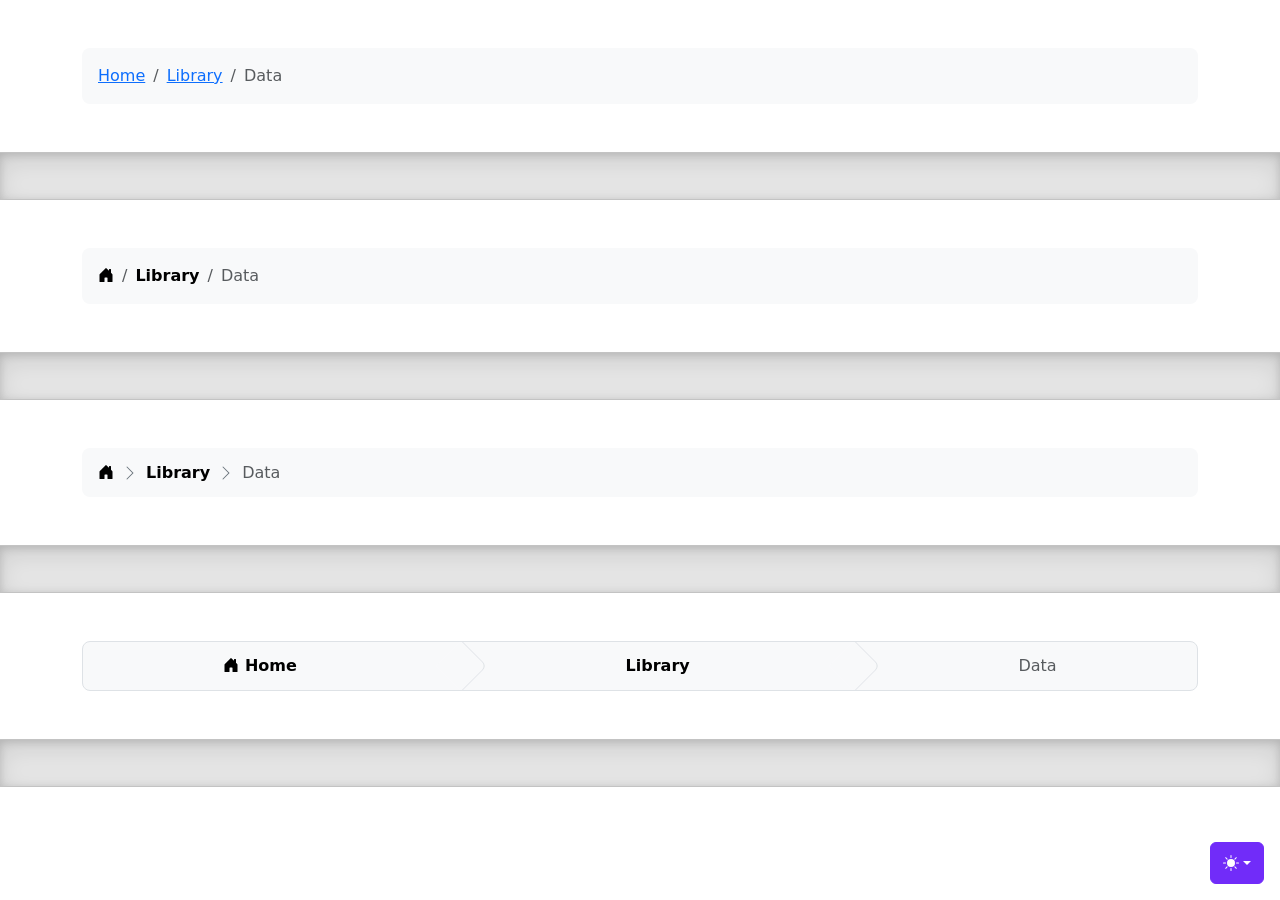
<file: bootstrap/breadcrumbs/index.html>
<!doctype html>
<html lang="en" data-bs-theme="auto">
  <head>
    <meta charset="utf-8" />
    <meta name="viewport" content="width=device-width, initial-scale=1" />
    <meta name="description" content="" />
    <meta
      name="author"
      content="Mark Otto, Jacob Thornton, and Bootstrap contributors"
    />
    <meta name="generator" content="Astro v5.13.2" />
    <title>Breadcrumbs · Bootstrap v5.3</title>
    <link
      rel="canonical"
      href="https://getbootstrap.com/docs/5.3/examples/breadcrumbs/"
    />
    <script src="../assets/js/color-modes.js"></script>
    <link href="../assets/dist/css/bootstrap.min.css" rel="stylesheet" />
    <meta name="theme-color" content="#712cf9" />
    <link href="breadcrumbs.css" rel="stylesheet" />
    <style>
      .bd-placeholder-img {
        font-size: 1.125rem;
        text-anchor: middle;
        -webkit-user-select: none;
        -moz-user-select: none;
        user-select: none;
      }
      @media (min-width: 768px) {
        .bd-placeholder-img-lg {
          font-size: 3.5rem;
        }
      }
      .b-example-divider {
        width: 100%;
        height: 3rem;
        background-color: #0000001a;
        border: solid rgba(0, 0, 0, 0.15);
        border-width: 1px 0;
        box-shadow:
          inset 0 0.5em 1.5em #0000001a,
          inset 0 0.125em 0.5em #00000026;
      }
      .b-example-vr {
        flex-shrink: 0;
        width: 1.5rem;
        height: 100vh;
      }
      .bi {
        vertical-align: -0.125em;
        fill: currentColor;
      }
      .nav-scroller {
        position: relative;
        z-index: 2;
        height: 2.75rem;
        overflow-y: hidden;
      }
      .nav-scroller .nav {
        display: flex;
        flex-wrap: nowrap;
        padding-bottom: 1rem;
        margin-top: -1px;
        overflow-x: auto;
        text-align: center;
        white-space: nowrap;
        -webkit-overflow-scrolling: touch;
      }
      .btn-bd-primary {
        --bd-violet-bg: #712cf9;
        --bd-violet-rgb: 112.520718, 44.062154, 249.437846;
        --bs-btn-font-weight: 600;
        --bs-btn-color: var(--bs-white);
        --bs-btn-bg: var(--bd-violet-bg);
        --bs-btn-border-color: var(--bd-violet-bg);
        --bs-btn-hover-color: var(--bs-white);
        --bs-btn-hover-bg: #6528e0;
        --bs-btn-hover-border-color: #6528e0;
        --bs-btn-focus-shadow-rgb: var(--bd-violet-rgb);
        --bs-btn-active-color: var(--bs-btn-hover-color);
        --bs-btn-active-bg: #5a23c8;
        --bs-btn-active-border-color: #5a23c8;
      }
      .bd-mode-toggle {
        z-index: 1500;
      }
      .bd-mode-toggle .bi {
        width: 1em;
        height: 1em;
      }
      .bd-mode-toggle .dropdown-menu .active .bi {
        display: block !important;
      }
    </style>
  </head>
  <body>
    <svg xmlns="http://www.w3.org/2000/svg" class="d-none">
      <symbol id="check2" viewBox="0 0 16 16">
        <path
          d="M13.854 3.646a.5.5 0 0 1 0 .708l-7 7a.5.5 0 0 1-.708 0l-3.5-3.5a.5.5 0 1 1 .708-.708L6.5 10.293l6.646-6.647a.5.5 0 0 1 .708 0z"
        ></path>
      </symbol>
      <symbol id="circle-half" viewBox="0 0 16 16">
        <path
          d="M8 15A7 7 0 1 0 8 1v14zm0 1A8 8 0 1 1 8 0a8 8 0 0 1 0 16z"
        ></path>
      </symbol>
      <symbol id="moon-stars-fill" viewBox="0 0 16 16">
        <path
          d="M6 .278a.768.768 0 0 1 .08.858 7.208 7.208 0 0 0-.878 3.46c0 4.021 3.278 7.277 7.318 7.277.527 0 1.04-.055 1.533-.16a.787.787 0 0 1 .81.316.733.733 0 0 1-.031.893A8.349 8.349 0 0 1 8.344 16C3.734 16 0 12.286 0 7.71 0 4.266 2.114 1.312 5.124.06A.752.752 0 0 1 6 .278z"
        ></path>
        <path
          d="M10.794 3.148a.217.217 0 0 1 .412 0l.387 1.162c.173.518.579.924 1.097 1.097l1.162.387a.217.217 0 0 1 0 .412l-1.162.387a1.734 1.734 0 0 0-1.097 1.097l-.387 1.162a.217.217 0 0 1-.412 0l-.387-1.162A1.734 1.734 0 0 0 9.31 6.593l-1.162-.387a.217.217 0 0 1 0-.412l1.162-.387a1.734 1.734 0 0 0 1.097-1.097l.387-1.162zM13.863.099a.145.145 0 0 1 .274 0l.258.774c.115.346.386.617.732.732l.774.258a.145.145 0 0 1 0 .274l-.774.258a1.156 1.156 0 0 0-.732.732l-.258.774a.145.145 0 0 1-.274 0l-.258-.774a1.156 1.156 0 0 0-.732-.732l-.774-.258a.145.145 0 0 1 0-.274l.774-.258c.346-.115.617-.386.732-.732L13.863.1z"
        ></path>
      </symbol>
      <symbol id="sun-fill" viewBox="0 0 16 16">
        <path
          d="M8 12a4 4 0 1 0 0-8 4 4 0 0 0 0 8zM8 0a.5.5 0 0 1 .5.5v2a.5.5 0 0 1-1 0v-2A.5.5 0 0 1 8 0zm0 13a.5.5 0 0 1 .5.5v2a.5.5 0 0 1-1 0v-2A.5.5 0 0 1 8 13zm8-5a.5.5 0 0 1-.5.5h-2a.5.5 0 0 1 0-1h2a.5.5 0 0 1 .5.5zM3 8a.5.5 0 0 1-.5.5h-2a.5.5 0 0 1 0-1h2A.5.5 0 0 1 3 8zm10.657-5.657a.5.5 0 0 1 0 .707l-1.414 1.415a.5.5 0 1 1-.707-.708l1.414-1.414a.5.5 0 0 1 .707 0zm-9.193 9.193a.5.5 0 0 1 0 .707L3.05 13.657a.5.5 0 0 1-.707-.707l1.414-1.414a.5.5 0 0 1 .707 0zm9.193 2.121a.5.5 0 0 1-.707 0l-1.414-1.414a.5.5 0 0 1 .707-.707l1.414 1.414a.5.5 0 0 1 0 .707zM4.464 4.465a.5.5 0 0 1-.707 0L2.343 3.05a.5.5 0 1 1 .707-.707l1.414 1.414a.5.5 0 0 1 0 .708z"
        ></path>
      </symbol>
    </svg>
    <div
      class="dropdown position-fixed bottom-0 end-0 mb-3 me-3 bd-mode-toggle"
    >
      <button
        class="btn btn-bd-primary py-2 dropdown-toggle d-flex align-items-center"
        id="bd-theme"
        type="button"
        aria-expanded="false"
        data-bs-toggle="dropdown"
        aria-label="Toggle theme (auto)"
      >
        <svg class="bi my-1 theme-icon-active" aria-hidden="true">
          <use href="#circle-half"></use>
        </svg>
        <span class="visually-hidden" id="bd-theme-text">Toggle theme</span>
      </button>
      <ul
        class="dropdown-menu dropdown-menu-end shadow"
        aria-labelledby="bd-theme-text"
      >
        <li>
          <button
            type="button"
            class="dropdown-item d-flex align-items-center"
            data-bs-theme-value="light"
            aria-pressed="false"
          >
            <svg class="bi me-2 opacity-50" aria-hidden="true">
              <use href="#sun-fill"></use>
            </svg>
            Light
            <svg class="bi ms-auto d-none" aria-hidden="true">
              <use href="#check2"></use>
            </svg>
          </button>
        </li>
        <li>
          <button
            type="button"
            class="dropdown-item d-flex align-items-center"
            data-bs-theme-value="dark"
            aria-pressed="false"
          >
            <svg class="bi me-2 opacity-50" aria-hidden="true">
              <use href="#moon-stars-fill"></use>
            </svg>
            Dark
            <svg class="bi ms-auto d-none" aria-hidden="true">
              <use href="#check2"></use>
            </svg>
          </button>
        </li>
        <li>
          <button
            type="button"
            class="dropdown-item d-flex align-items-center active"
            data-bs-theme-value="auto"
            aria-pressed="true"
          >
            <svg class="bi me-2 opacity-50" aria-hidden="true">
              <use href="#circle-half"></use>
            </svg>
            Auto
            <svg class="bi ms-auto d-none" aria-hidden="true">
              <use href="#check2"></use>
            </svg>
          </button>
        </li>
      </ul>
    </div>
    <svg xmlns="http://www.w3.org/2000/svg" class="d-none">
      <symbol id="house-door-fill" viewBox="0 0 16 16">
        <path
          d="M6.5 14.5v-3.505c0-.245.25-.495.5-.495h2c.25 0 .5.25.5.5v3.5a.5.5 0 0 0 .5.5h4a.5.5 0 0 0 .5-.5v-7a.5.5 0 0 0-.146-.354L13 5.793V2.5a.5.5 0 0 0-.5-.5h-1a.5.5 0 0 0-.5.5v1.293L8.354 1.146a.5.5 0 0 0-.708 0l-6 6A.5.5 0 0 0 1.5 7.5v7a.5.5 0 0 0 .5.5h4a.5.5 0 0 0 .5-.5z"
        ></path>
      </symbol>
    </svg>
    <div class="container my-5">
      <nav aria-label="breadcrumb">
        <ol class="breadcrumb p-3 bg-body-tertiary rounded-3">
          <li class="breadcrumb-item"><a href="#">Home</a></li>
          <li class="breadcrumb-item"><a href="#">Library</a></li>
          <li class="breadcrumb-item active" aria-current="page">Data</li>
        </ol>
      </nav>
    </div>
    <div class="b-example-divider"></div>
    <div class="container my-5">
      <nav aria-label="breadcrumb">
        <ol class="breadcrumb p-3 bg-body-tertiary rounded-3">
          <li class="breadcrumb-item">
            <a class="link-body-emphasis" href="#">
              <svg class="bi" width="16" height="16" aria-hidden="true">
                <use xlink:href="#house-door-fill"></use>
              </svg>
              <span class="visually-hidden">Home</span>
            </a>
          </li>
          <li class="breadcrumb-item">
            <a
              class="link-body-emphasis fw-semibold text-decoration-none"
              href="#"
              >Library</a
            >
          </li>
          <li class="breadcrumb-item active" aria-current="page">Data</li>
        </ol>
      </nav>
    </div>
    <div class="b-example-divider"></div>
    <div class="container my-5">
      <nav aria-label="breadcrumb">
        <ol
          class="breadcrumb breadcrumb-chevron p-3 bg-body-tertiary rounded-3"
        >
          <li class="breadcrumb-item">
            <a class="link-body-emphasis" href="#">
              <svg class="bi" width="16" height="16" aria-hidden="true">
                <use xlink:href="#house-door-fill"></use>
              </svg>
              <span class="visually-hidden">Home</span>
            </a>
          </li>
          <li class="breadcrumb-item">
            <a
              class="link-body-emphasis fw-semibold text-decoration-none"
              href="#"
              >Library</a
            >
          </li>
          <li class="breadcrumb-item active" aria-current="page">Data</li>
        </ol>
      </nav>
    </div>
    <div class="b-example-divider"></div>
    <div class="container my-5">
      <nav aria-label="breadcrumb">
        <ol
          class="breadcrumb breadcrumb-custom overflow-hidden text-center bg-body-tertiary border rounded-3"
        >
          <li class="breadcrumb-item">
            <a
              class="link-body-emphasis fw-semibold text-decoration-none"
              href="#"
            >
              <svg class="bi" width="16" height="16" aria-hidden="true">
                <use xlink:href="#house-door-fill"></use>
              </svg>
              Home
            </a>
          </li>
          <li class="breadcrumb-item">
            <a
              class="link-body-emphasis fw-semibold text-decoration-none"
              href="#"
              >Library</a
            >
          </li>
          <li class="breadcrumb-item active" aria-current="page">Data</li>
        </ol>
      </nav>
    </div>
    <div class="b-example-divider"></div>
    <script
      src="../assets/dist/js/bootstrap.bundle.min.js"
      class="astro-vvvwv3sm"
    ></script>
  </body>
</html>
</file>
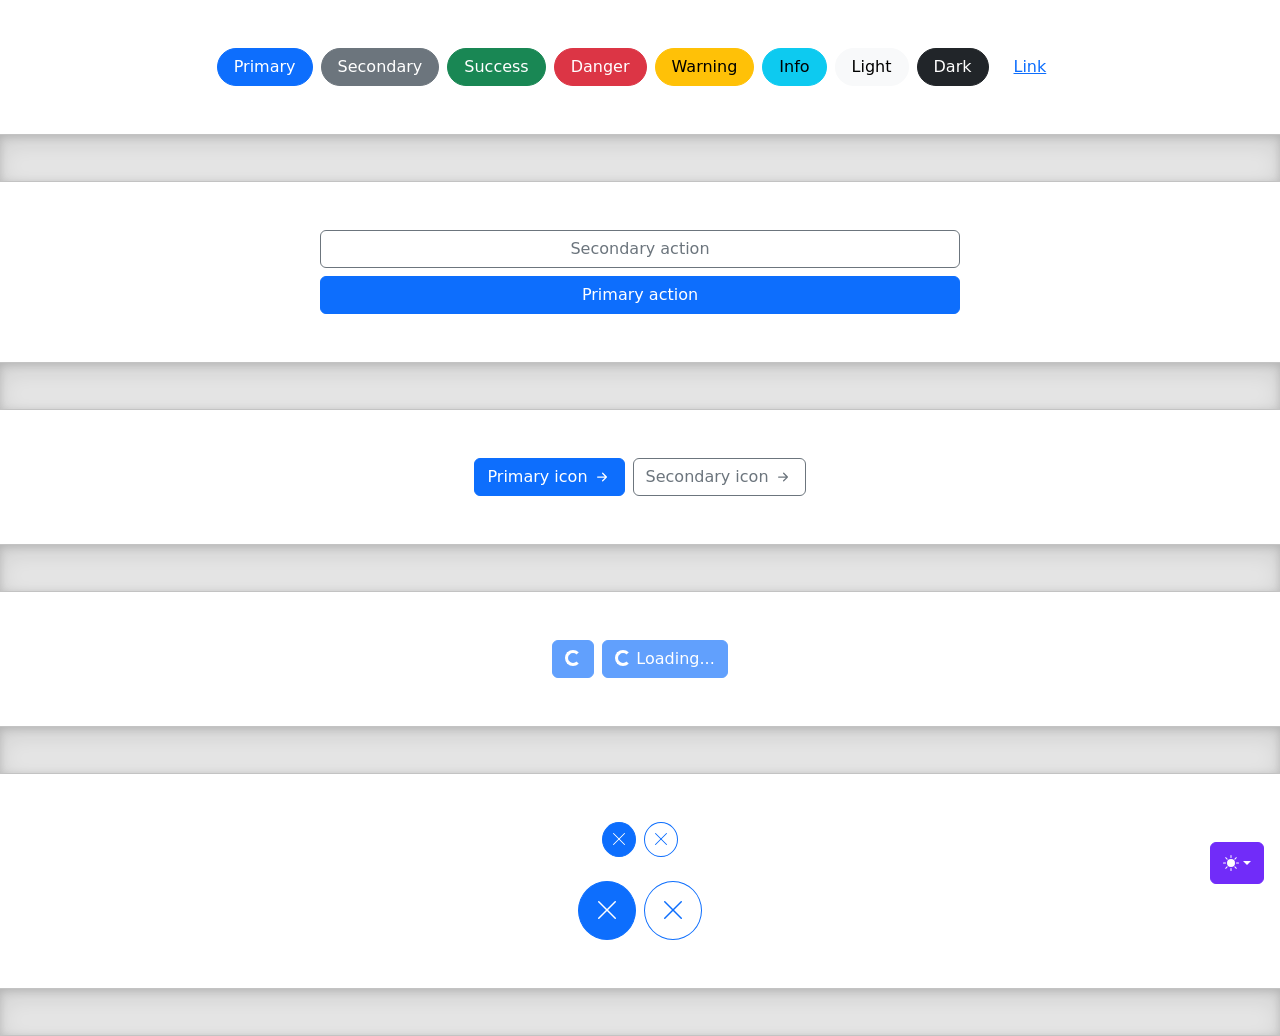
<file: bootstrap/buttons/index.html>
<!doctype html>
<html lang="en" data-bs-theme="auto">
  <head>
    <meta charset="utf-8" />
    <meta name="viewport" content="width=device-width, initial-scale=1" />
    <meta name="description" content="" />
    <meta
      name="author"
      content="Mark Otto, Jacob Thornton, and Bootstrap contributors"
    />
    <meta name="generator" content="Astro v5.13.2" />
    <title>Buttons · Bootstrap v5.3</title>
    <link
      rel="canonical"
      href="https://getbootstrap.com/docs/5.3/examples/buttons/"
    />
    <script src="../assets/js/color-modes.js"></script>
    <link href="../assets/dist/css/bootstrap.min.css" rel="stylesheet" />
    <meta name="theme-color" content="#712cf9" />
    <style>
      .bd-placeholder-img {
        font-size: 1.125rem;
        text-anchor: middle;
        -webkit-user-select: none;
        -moz-user-select: none;
        user-select: none;
      }
      @media (min-width: 768px) {
        .bd-placeholder-img-lg {
          font-size: 3.5rem;
        }
      }
      .b-example-divider {
        width: 100%;
        height: 3rem;
        background-color: #0000001a;
        border: solid rgba(0, 0, 0, 0.15);
        border-width: 1px 0;
        box-shadow:
          inset 0 0.5em 1.5em #0000001a,
          inset 0 0.125em 0.5em #00000026;
      }
      .b-example-vr {
        flex-shrink: 0;
        width: 1.5rem;
        height: 100vh;
      }
      .bi {
        vertical-align: -0.125em;
        fill: currentColor;
      }
      .nav-scroller {
        position: relative;
        z-index: 2;
        height: 2.75rem;
        overflow-y: hidden;
      }
      .nav-scroller .nav {
        display: flex;
        flex-wrap: nowrap;
        padding-bottom: 1rem;
        margin-top: -1px;
        overflow-x: auto;
        text-align: center;
        white-space: nowrap;
        -webkit-overflow-scrolling: touch;
      }
      .btn-bd-primary {
        --bd-violet-bg: #712cf9;
        --bd-violet-rgb: 112.520718, 44.062154, 249.437846;
        --bs-btn-font-weight: 600;
        --bs-btn-color: var(--bs-white);
        --bs-btn-bg: var(--bd-violet-bg);
        --bs-btn-border-color: var(--bd-violet-bg);
        --bs-btn-hover-color: var(--bs-white);
        --bs-btn-hover-bg: #6528e0;
        --bs-btn-hover-border-color: #6528e0;
        --bs-btn-focus-shadow-rgb: var(--bd-violet-rgb);
        --bs-btn-active-color: var(--bs-btn-hover-color);
        --bs-btn-active-bg: #5a23c8;
        --bs-btn-active-border-color: #5a23c8;
      }
      .bd-mode-toggle {
        z-index: 1500;
      }
      .bd-mode-toggle .bi {
        width: 1em;
        height: 1em;
      }
      .bd-mode-toggle .dropdown-menu .active .bi {
        display: block !important;
      }
    </style>
  </head>
  <body>
    <svg xmlns="http://www.w3.org/2000/svg" class="d-none">
      <symbol id="check2" viewBox="0 0 16 16">
        <path
          d="M13.854 3.646a.5.5 0 0 1 0 .708l-7 7a.5.5 0 0 1-.708 0l-3.5-3.5a.5.5 0 1 1 .708-.708L6.5 10.293l6.646-6.647a.5.5 0 0 1 .708 0z"
        ></path>
      </symbol>
      <symbol id="circle-half" viewBox="0 0 16 16">
        <path
          d="M8 15A7 7 0 1 0 8 1v14zm0 1A8 8 0 1 1 8 0a8 8 0 0 1 0 16z"
        ></path>
      </symbol>
      <symbol id="moon-stars-fill" viewBox="0 0 16 16">
        <path
          d="M6 .278a.768.768 0 0 1 .08.858 7.208 7.208 0 0 0-.878 3.46c0 4.021 3.278 7.277 7.318 7.277.527 0 1.04-.055 1.533-.16a.787.787 0 0 1 .81.316.733.733 0 0 1-.031.893A8.349 8.349 0 0 1 8.344 16C3.734 16 0 12.286 0 7.71 0 4.266 2.114 1.312 5.124.06A.752.752 0 0 1 6 .278z"
        ></path>
        <path
          d="M10.794 3.148a.217.217 0 0 1 .412 0l.387 1.162c.173.518.579.924 1.097 1.097l1.162.387a.217.217 0 0 1 0 .412l-1.162.387a1.734 1.734 0 0 0-1.097 1.097l-.387 1.162a.217.217 0 0 1-.412 0l-.387-1.162A1.734 1.734 0 0 0 9.31 6.593l-1.162-.387a.217.217 0 0 1 0-.412l1.162-.387a1.734 1.734 0 0 0 1.097-1.097l.387-1.162zM13.863.099a.145.145 0 0 1 .274 0l.258.774c.115.346.386.617.732.732l.774.258a.145.145 0 0 1 0 .274l-.774.258a1.156 1.156 0 0 0-.732.732l-.258.774a.145.145 0 0 1-.274 0l-.258-.774a1.156 1.156 0 0 0-.732-.732l-.774-.258a.145.145 0 0 1 0-.274l.774-.258c.346-.115.617-.386.732-.732L13.863.1z"
        ></path>
      </symbol>
      <symbol id="sun-fill" viewBox="0 0 16 16">
        <path
          d="M8 12a4 4 0 1 0 0-8 4 4 0 0 0 0 8zM8 0a.5.5 0 0 1 .5.5v2a.5.5 0 0 1-1 0v-2A.5.5 0 0 1 8 0zm0 13a.5.5 0 0 1 .5.5v2a.5.5 0 0 1-1 0v-2A.5.5 0 0 1 8 13zm8-5a.5.5 0 0 1-.5.5h-2a.5.5 0 0 1 0-1h2a.5.5 0 0 1 .5.5zM3 8a.5.5 0 0 1-.5.5h-2a.5.5 0 0 1 0-1h2A.5.5 0 0 1 3 8zm10.657-5.657a.5.5 0 0 1 0 .707l-1.414 1.415a.5.5 0 1 1-.707-.708l1.414-1.414a.5.5 0 0 1 .707 0zm-9.193 9.193a.5.5 0 0 1 0 .707L3.05 13.657a.5.5 0 0 1-.707-.707l1.414-1.414a.5.5 0 0 1 .707 0zm9.193 2.121a.5.5 0 0 1-.707 0l-1.414-1.414a.5.5 0 0 1 .707-.707l1.414 1.414a.5.5 0 0 1 0 .707zM4.464 4.465a.5.5 0 0 1-.707 0L2.343 3.05a.5.5 0 1 1 .707-.707l1.414 1.414a.5.5 0 0 1 0 .708z"
        ></path>
      </symbol>
    </svg>
    <div
      class="dropdown position-fixed bottom-0 end-0 mb-3 me-3 bd-mode-toggle"
    >
      <button
        class="btn btn-bd-primary py-2 dropdown-toggle d-flex align-items-center"
        id="bd-theme"
        type="button"
        aria-expanded="false"
        data-bs-toggle="dropdown"
        aria-label="Toggle theme (auto)"
      >
        <svg class="bi my-1 theme-icon-active" aria-hidden="true">
          <use href="#circle-half"></use>
        </svg>
        <span class="visually-hidden" id="bd-theme-text">Toggle theme</span>
      </button>
      <ul
        class="dropdown-menu dropdown-menu-end shadow"
        aria-labelledby="bd-theme-text"
      >
        <li>
          <button
            type="button"
            class="dropdown-item d-flex align-items-center"
            data-bs-theme-value="light"
            aria-pressed="false"
          >
            <svg class="bi me-2 opacity-50" aria-hidden="true">
              <use href="#sun-fill"></use>
            </svg>
            Light
            <svg class="bi ms-auto d-none" aria-hidden="true">
              <use href="#check2"></use>
            </svg>
          </button>
        </li>
        <li>
          <button
            type="button"
            class="dropdown-item d-flex align-items-center"
            data-bs-theme-value="dark"
            aria-pressed="false"
          >
            <svg class="bi me-2 opacity-50" aria-hidden="true">
              <use href="#moon-stars-fill"></use>
            </svg>
            Dark
            <svg class="bi ms-auto d-none" aria-hidden="true">
              <use href="#check2"></use>
            </svg>
          </button>
        </li>
        <li>
          <button
            type="button"
            class="dropdown-item d-flex align-items-center active"
            data-bs-theme-value="auto"
            aria-pressed="true"
          >
            <svg class="bi me-2 opacity-50" aria-hidden="true">
              <use href="#circle-half"></use>
            </svg>
            Auto
            <svg class="bi ms-auto d-none" aria-hidden="true">
              <use href="#check2"></use>
            </svg>
          </button>
        </li>
      </ul>
    </div>
    <svg xmlns="http://www.w3.org/2000/svg" class="d-none">
      <symbol id="arrow-right-short" viewBox="0 0 16 16">
        <path
          fill-rule="evenodd"
          d="M4 8a.5.5 0 0 1 .5-.5h5.793L8.146 5.354a.5.5 0 1 1 .708-.708l3 3a.5.5 0 0 1 0 .708l-3 3a.5.5 0 0 1-.708-.708L10.293 8.5H4.5A.5.5 0 0 1 4 8z"
        ></path>
      </symbol>
      <symbol id="x-lg" viewBox="0 0 16 16">
        <path
          fill-rule="evenodd"
          d="M13.854 2.146a.5.5 0 0 1 0 .708l-11 11a.5.5 0 0 1-.708-.708l11-11a.5.5 0 0 1 .708 0Z"
        ></path>
        <path
          fill-rule="evenodd"
          d="M2.146 2.146a.5.5 0 0 0 0 .708l11 11a.5.5 0 0 0 .708-.708l-11-11a.5.5 0 0 0-.708 0Z"
        ></path>
      </symbol>
    </svg>
    <div class="d-flex gap-2 justify-content-center py-5">
      <button class="btn btn-primary rounded-pill px-3" type="button">
        Primary
      </button>
      <button class="btn btn-secondary rounded-pill px-3" type="button">
        Secondary
      </button>
      <button class="btn btn-success rounded-pill px-3" type="button">
        Success
      </button>
      <button class="btn btn-danger rounded-pill px-3" type="button">
        Danger
      </button>
      <button class="btn btn-warning rounded-pill px-3" type="button">
        Warning
      </button>
      <button class="btn btn-info rounded-pill px-3" type="button">Info</button>
      <button class="btn btn-light rounded-pill px-3" type="button">
        Light
      </button>
      <button class="btn btn-dark rounded-pill px-3" type="button">Dark</button>
      <button class="btn btn-link rounded-pill px-3" type="button">Link</button>
    </div>
    <div class="b-example-divider"></div>
    <div class="col-lg-6 col-xxl-4 my-5 mx-auto">
      <div class="d-grid gap-2">
        <button class="btn btn-outline-secondary" type="button">
          Secondary action
        </button>
        <button class="btn btn-primary" type="button">Primary action</button>
      </div>
    </div>
    <div class="b-example-divider"></div>
    <div class="d-flex gap-2 justify-content-center py-5">
      <button
        class="btn btn-primary d-inline-flex align-items-center"
        type="button"
      >
        Primary icon
        <svg class="bi ms-1" width="20" height="20" aria-hidden="true">
          <use xlink:href="#arrow-right-short"></use>
        </svg>
      </button>
      <button
        class="btn btn-outline-secondary d-inline-flex align-items-center"
        type="button"
      >
        Secondary icon
        <svg class="bi ms-1" width="20" height="20" aria-hidden="true">
          <use xlink:href="#arrow-right-short"></use>
        </svg>
      </button>
    </div>
    <div class="b-example-divider"></div>
    <div class="d-flex gap-2 justify-content-center py-5">
      <button class="btn btn-primary" type="button" disabled>
        <span
          class="spinner-border spinner-border-sm"
          aria-hidden="true"
        ></span>
        <span class="visually-hidden" role="status">Loading...</span>
      </button>
      <button class="btn btn-primary" type="button" disabled>
        <span
          class="spinner-border spinner-border-sm"
          aria-hidden="true"
        ></span>
        <span role="status">Loading...</span>
      </button>
    </div>
    <div class="b-example-divider"></div>
    <div class="d-flex gap-2 justify-content-center pt-5 pb-4">
      <button class="btn btn-primary rounded-circle p-2 lh-1" type="button">
        <svg class="bi" width="16" height="16" aria-hidden="true">
          <use xlink:href="#x-lg"></use>
        </svg>
        <span class="visually-hidden">Dismiss</span>
      </button>
      <button
        class="btn btn-outline-primary rounded-circle p-2 lh-1"
        type="button"
      >
        <svg class="bi" width="16" height="16" aria-hidden="true">
          <use xlink:href="#x-lg"></use>
        </svg>
        <span class="visually-hidden">Dismiss</span>
      </button>
    </div>
    <div class="d-flex gap-2 justify-content-center pb-5">
      <button class="btn btn-primary rounded-circle p-3 lh-1" type="button">
        <svg class="bi" width="24" height="24" aria-hidden="true">
          <use xlink:href="#x-lg"></use>
        </svg>
        <span class="visually-hidden">Dismiss</span>
      </button>
      <button
        class="btn btn-outline-primary rounded-circle p-3 lh-1"
        type="button"
      >
        <svg class="bi" width="24" height="24" aria-hidden="true">
          <use xlink:href="#x-lg"></use>
        </svg>
        <span class="visually-hidden">Dismiss</span>
      </button>
    </div>
    <div class="b-example-divider"></div>
    <script
      src="../assets/dist/js/bootstrap.bundle.min.js"
      class="astro-vvvwv3sm"
    ></script>
  </body>
</html>
</file>
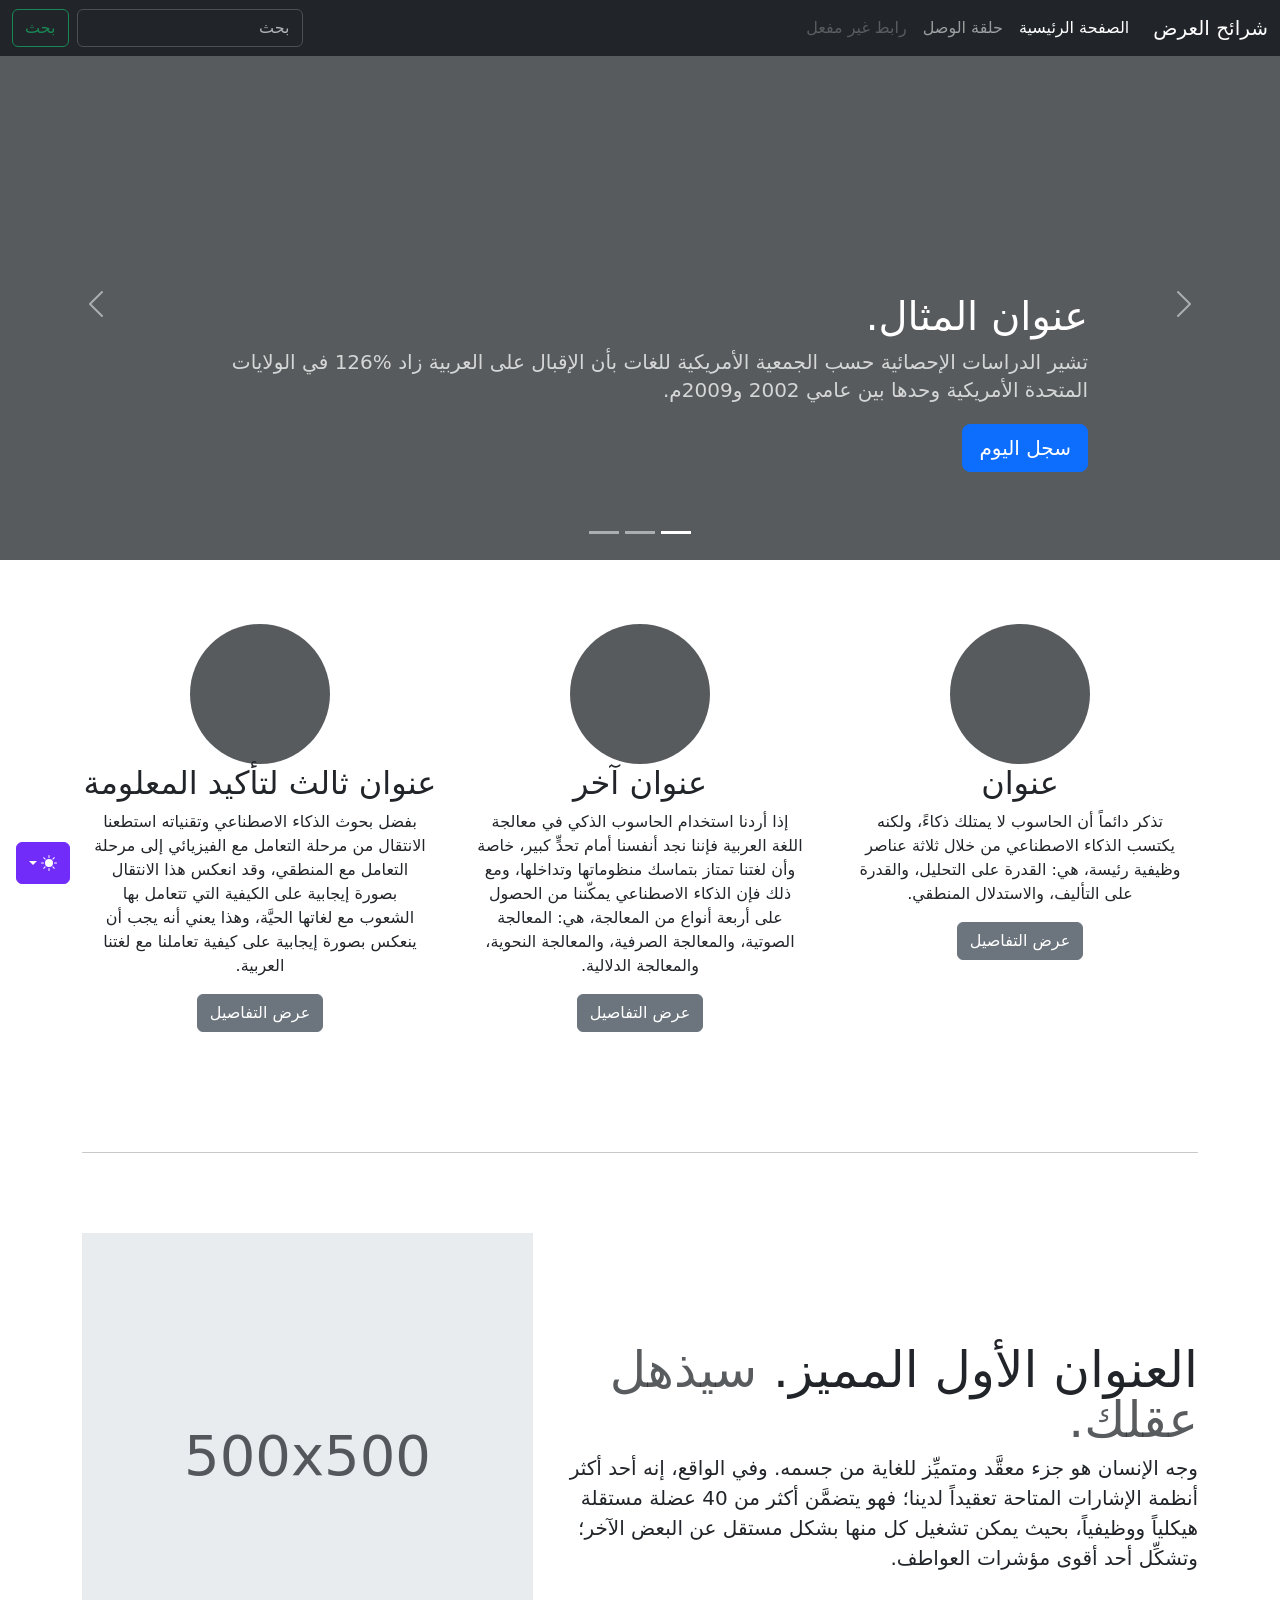
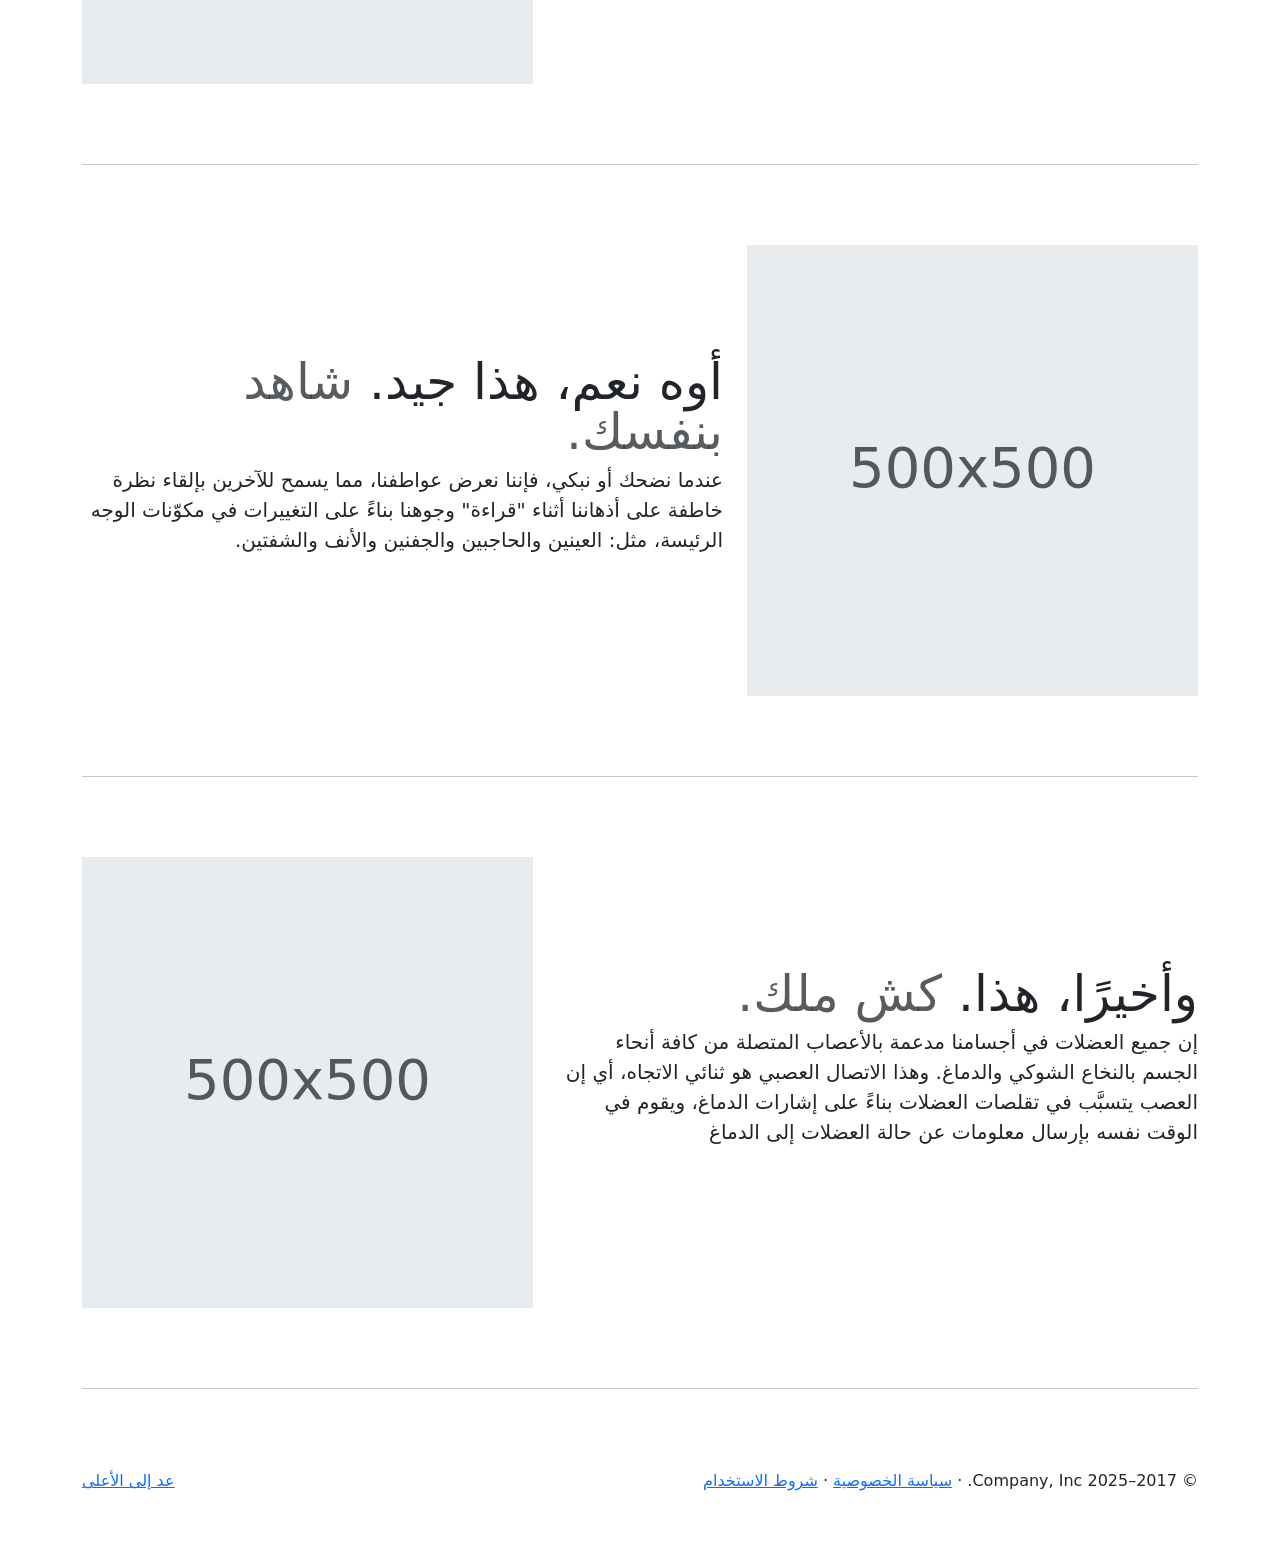
<file: bootstrap/carousel-rtl/index.html>
<!doctype html>
<html lang="ar" dir="rtl" data-bs-theme="auto">
  <head>
    <meta charset="utf-8" />
    <meta name="viewport" content="width=device-width, initial-scale=1" />
    <meta name="description" content="" />
    <meta
      name="author"
      content="Mark Otto, Jacob Thornton, and Bootstrap contributors"
    />
    <meta name="generator" content="Astro v5.13.2" />
    <title>قالب شرائح العرض · Bootstrap v5.3</title>
    <link
      rel="canonical"
      href="https://getbootstrap.com/docs/5.3/examples/carousel-rtl/"
    />
    <script src="../assets/js/color-modes.js"></script>
    <link href="../assets/dist/css/bootstrap.rtl.min.css" rel="stylesheet" />
    <meta name="theme-color" content="#712cf9" />
    <link href="../carousel/carousel.rtl.css" rel="stylesheet" />
    <style>
      .bd-placeholder-img {
        font-size: 1.125rem;
        text-anchor: middle;
        -webkit-user-select: none;
        -moz-user-select: none;
        user-select: none;
      }
      @media (min-width: 768px) {
        .bd-placeholder-img-lg {
          font-size: 3.5rem;
        }
      }
      .b-example-divider {
        width: 100%;
        height: 3rem;
        background-color: #0000001a;
        border: solid rgba(0, 0, 0, 0.15);
        border-width: 1px 0;
        box-shadow:
          inset 0 0.5em 1.5em #0000001a,
          inset 0 0.125em 0.5em #00000026;
      }
      .b-example-vr {
        flex-shrink: 0;
        width: 1.5rem;
        height: 100vh;
      }
      .bi {
        vertical-align: -0.125em;
        fill: currentColor;
      }
      .nav-scroller {
        position: relative;
        z-index: 2;
        height: 2.75rem;
        overflow-y: hidden;
      }
      .nav-scroller .nav {
        display: flex;
        flex-wrap: nowrap;
        padding-bottom: 1rem;
        margin-top: -1px;
        overflow-x: auto;
        text-align: center;
        white-space: nowrap;
        -webkit-overflow-scrolling: touch;
      }
      .btn-bd-primary {
        --bd-violet-bg: #712cf9;
        --bd-violet-rgb: 112.520718, 44.062154, 249.437846;
        --bs-btn-font-weight: 600;
        --bs-btn-color: var(--bs-white);
        --bs-btn-bg: var(--bd-violet-bg);
        --bs-btn-border-color: var(--bd-violet-bg);
        --bs-btn-hover-color: var(--bs-white);
        --bs-btn-hover-bg: #6528e0;
        --bs-btn-hover-border-color: #6528e0;
        --bs-btn-focus-shadow-rgb: var(--bd-violet-rgb);
        --bs-btn-active-color: var(--bs-btn-hover-color);
        --bs-btn-active-bg: #5a23c8;
        --bs-btn-active-border-color: #5a23c8;
      }
      .bd-mode-toggle {
        z-index: 1500;
      }
      .bd-mode-toggle .bi {
        width: 1em;
        height: 1em;
      }
      .bd-mode-toggle .dropdown-menu .active .bi {
        display: block !important;
      }
    </style>
  </head>
  <body>
    <svg xmlns="http://www.w3.org/2000/svg" class="d-none">
      <symbol id="check2" viewBox="0 0 16 16">
        <path
          d="M13.854 3.646a.5.5 0 0 1 0 .708l-7 7a.5.5 0 0 1-.708 0l-3.5-3.5a.5.5 0 1 1 .708-.708L6.5 10.293l6.646-6.647a.5.5 0 0 1 .708 0z"
        ></path>
      </symbol>
      <symbol id="circle-half" viewBox="0 0 16 16">
        <path
          d="M8 15A7 7 0 1 0 8 1v14zm0 1A8 8 0 1 1 8 0a8 8 0 0 1 0 16z"
        ></path>
      </symbol>
      <symbol id="moon-stars-fill" viewBox="0 0 16 16">
        <path
          d="M6 .278a.768.768 0 0 1 .08.858 7.208 7.208 0 0 0-.878 3.46c0 4.021 3.278 7.277 7.318 7.277.527 0 1.04-.055 1.533-.16a.787.787 0 0 1 .81.316.733.733 0 0 1-.031.893A8.349 8.349 0 0 1 8.344 16C3.734 16 0 12.286 0 7.71 0 4.266 2.114 1.312 5.124.06A.752.752 0 0 1 6 .278z"
        ></path>
        <path
          d="M10.794 3.148a.217.217 0 0 1 .412 0l.387 1.162c.173.518.579.924 1.097 1.097l1.162.387a.217.217 0 0 1 0 .412l-1.162.387a1.734 1.734 0 0 0-1.097 1.097l-.387 1.162a.217.217 0 0 1-.412 0l-.387-1.162A1.734 1.734 0 0 0 9.31 6.593l-1.162-.387a.217.217 0 0 1 0-.412l1.162-.387a1.734 1.734 0 0 0 1.097-1.097l.387-1.162zM13.863.099a.145.145 0 0 1 .274 0l.258.774c.115.346.386.617.732.732l.774.258a.145.145 0 0 1 0 .274l-.774.258a1.156 1.156 0 0 0-.732.732l-.258.774a.145.145 0 0 1-.274 0l-.258-.774a1.156 1.156 0 0 0-.732-.732l-.774-.258a.145.145 0 0 1 0-.274l.774-.258c.346-.115.617-.386.732-.732L13.863.1z"
        ></path>
      </symbol>
      <symbol id="sun-fill" viewBox="0 0 16 16">
        <path
          d="M8 12a4 4 0 1 0 0-8 4 4 0 0 0 0 8zM8 0a.5.5 0 0 1 .5.5v2a.5.5 0 0 1-1 0v-2A.5.5 0 0 1 8 0zm0 13a.5.5 0 0 1 .5.5v2a.5.5 0 0 1-1 0v-2A.5.5 0 0 1 8 13zm8-5a.5.5 0 0 1-.5.5h-2a.5.5 0 0 1 0-1h2a.5.5 0 0 1 .5.5zM3 8a.5.5 0 0 1-.5.5h-2a.5.5 0 0 1 0-1h2A.5.5 0 0 1 3 8zm10.657-5.657a.5.5 0 0 1 0 .707l-1.414 1.415a.5.5 0 1 1-.707-.708l1.414-1.414a.5.5 0 0 1 .707 0zm-9.193 9.193a.5.5 0 0 1 0 .707L3.05 13.657a.5.5 0 0 1-.707-.707l1.414-1.414a.5.5 0 0 1 .707 0zm9.193 2.121a.5.5 0 0 1-.707 0l-1.414-1.414a.5.5 0 0 1 .707-.707l1.414 1.414a.5.5 0 0 1 0 .707zM4.464 4.465a.5.5 0 0 1-.707 0L2.343 3.05a.5.5 0 1 1 .707-.707l1.414 1.414a.5.5 0 0 1 0 .708z"
        ></path>
      </symbol>
    </svg>
    <div
      class="dropdown position-fixed bottom-0 end-0 mb-3 me-3 bd-mode-toggle"
    >
      <button
        class="btn btn-bd-primary py-2 dropdown-toggle d-flex align-items-center"
        id="bd-theme"
        type="button"
        aria-expanded="false"
        data-bs-toggle="dropdown"
        aria-label="Toggle theme (auto)"
      >
        <svg class="bi my-1 theme-icon-active" aria-hidden="true">
          <use href="#circle-half"></use>
        </svg>
        <span class="visually-hidden" id="bd-theme-text">Toggle theme</span>
      </button>
      <ul
        class="dropdown-menu dropdown-menu-end shadow"
        aria-labelledby="bd-theme-text"
      >
        <li>
          <button
            type="button"
            class="dropdown-item d-flex align-items-center"
            data-bs-theme-value="light"
            aria-pressed="false"
          >
            <svg class="bi me-2 opacity-50" aria-hidden="true">
              <use href="#sun-fill"></use>
            </svg>
            Light
            <svg class="bi ms-auto d-none" aria-hidden="true">
              <use href="#check2"></use>
            </svg>
          </button>
        </li>
        <li>
          <button
            type="button"
            class="dropdown-item d-flex align-items-center"
            data-bs-theme-value="dark"
            aria-pressed="false"
          >
            <svg class="bi me-2 opacity-50" aria-hidden="true">
              <use href="#moon-stars-fill"></use>
            </svg>
            Dark
            <svg class="bi ms-auto d-none" aria-hidden="true">
              <use href="#check2"></use>
            </svg>
          </button>
        </li>
        <li>
          <button
            type="button"
            class="dropdown-item d-flex align-items-center active"
            data-bs-theme-value="auto"
            aria-pressed="true"
          >
            <svg class="bi me-2 opacity-50" aria-hidden="true">
              <use href="#circle-half"></use>
            </svg>
            Auto
            <svg class="bi ms-auto d-none" aria-hidden="true">
              <use href="#check2"></use>
            </svg>
          </button>
        </li>
      </ul>
    </div>
    <header data-bs-theme="dark">
      <nav class="navbar navbar-expand-md navbar-dark fixed-top bg-dark">
        <div class="container-fluid">
          <a class="navbar-brand" href="#">شرائح العرض</a>
          <button
            class="navbar-toggler"
            type="button"
            data-bs-toggle="collapse"
            data-bs-target="#navbarCollapse"
            aria-controls="navbarCollapse"
            aria-expanded="false"
            aria-label="تبديل التنقل"
          >
            <span class="navbar-toggler-icon"></span>
          </button>
          <div class="collapse navbar-collapse" id="navbarCollapse">
            <ul class="navbar-nav me-auto mb-2 mb-md-0">
              <li class="nav-item">
                <a class="nav-link active" aria-current="page" href="#"
                  >الصفحة الرئيسية</a
                >
              </li>
              <li class="nav-item">
                <a class="nav-link" href="#">حلقة الوصل</a>
              </li>
              <li class="nav-item">
                <a class="nav-link disabled" aria-disabled="true"
                  >رابط غير مفعل</a
                >
              </li>
            </ul>
            <form class="d-flex" role="search">
              <input
                class="form-control me-2"
                type="search"
                placeholder="بحث"
                aria-label="بحث"
              />
              <button class="btn btn-outline-success" type="submit">بحث</button>
            </form>
          </div>
        </div>
      </nav>
    </header>
    <main>
      <div id="myCarousel" class="carousel slide mb-6" data-bs-ride="carousel">
        <div class="carousel-indicators">
          <button
            type="button"
            data-bs-target="#myCarousel"
            data-bs-slide-to="0"
            class="active"
            aria-current="true"
            aria-label="Slide 1"
          ></button>
          <button
            type="button"
            data-bs-target="#myCarousel"
            data-bs-slide-to="1"
            aria-label="Slide 2"
          ></button>
          <button
            type="button"
            data-bs-target="#myCarousel"
            data-bs-slide-to="2"
            aria-label="Slide 3"
          ></button>
        </div>
        <div class="carousel-inner">
          <div class="carousel-item active">
            <svg
              aria-hidden="true"
              class="bd-placeholder-img"
              height="100%"
              preserveAspectRatio="xMidYMid slice"
              width="100%"
              xmlns="http://www.w3.org/2000/svg"
            >
              <rect
                width="100%"
                height="100%"
                fill="var(--bs-secondary-color)"
              ></rect>
            </svg>
            <div class="container">
              <div class="carousel-caption text-start">
                <h1>عنوان المثال.</h1>
                <p class="opacity-75">
                  تشير الدراسات الإحصائية حسب الجمعية الأمريكية للغات بأن
                  الإقبال على العربية زاد %126 في الولايات المتحدة الأمريكية
                  وحدها بين عامي 2002 و2009م.
                </p>
                <p><a class="btn btn-lg btn-primary" href="#">سجل اليوم</a></p>
              </div>
            </div>
          </div>
          <div class="carousel-item">
            <svg
              aria-hidden="true"
              class="bd-placeholder-img"
              height="100%"
              preserveAspectRatio="xMidYMid slice"
              width="100%"
              xmlns="http://www.w3.org/2000/svg"
            >
              <rect
                width="100%"
                height="100%"
                fill="var(--bs-secondary-color)"
              ></rect>
            </svg>
            <div class="container">
              <div class="carousel-caption">
                <h1>عنوان مثال آخر.</h1>
                <p>
                  حسب المجلس الثقافي البريطاني فإن تعليم الإنجليزية داخل
                  بريطانيا يسهم في تعزيز اقتصادها بما يتجاوز ملياري جنيه سنوياً،
                  كما أنه وفر أكثر من 26 ألف وظيفة.
                </p>
                <p><a class="btn btn-lg btn-primary" href="#">أعرف أكثر</a></p>
              </div>
            </div>
          </div>
          <div class="carousel-item">
            <svg
              aria-hidden="true"
              class="bd-placeholder-img"
              height="100%"
              preserveAspectRatio="xMidYMid slice"
              width="100%"
              xmlns="http://www.w3.org/2000/svg"
            >
              <rect
                width="100%"
                height="100%"
                fill="var(--bs-secondary-color)"
              ></rect>
            </svg>
            <div class="container">
              <div class="carousel-caption text-end">
                <h1>واحد أكثر لقياس جيد.</h1>
                <p>
                  الإحصاءات لحجم الاستثمار اللغوي خارج بريطانيا تتفاوت من سنة
                  لأخرى إلا أن المدير التنفيذي للمجلس الثقافي البريطاني إدي
                  بايرز يرى أن استثمار تعليم الإنجليزية في الخارج لا يحسب على
                  المستوى المالي فحسب بل على المستوى السياسي أيضاً.
                </p>
                <p>
                  <a class="btn btn-lg btn-primary" href="#">تصفح المعرض</a>
                </p>
              </div>
            </div>
          </div>
        </div>
        <button
          class="carousel-control-prev"
          type="button"
          data-bs-target="#myCarousel"
          data-bs-slide="prev"
        >
          <span class="carousel-control-prev-icon" aria-hidden="true"></span>
          <span class="visually-hidden">السابق</span>
        </button>
        <button
          class="carousel-control-next"
          type="button"
          data-bs-target="#myCarousel"
          data-bs-slide="next"
        >
          <span class="carousel-control-next-icon" aria-hidden="true"></span>
          <span class="visually-hidden">التالي</span>
        </button>
      </div>
      <!-- Marketing messaging and featurettes
  ================================================== -->
      <!-- Wrap the rest of the page in another container to center all the content. -->
      <div class="container marketing">
        <!-- Three columns of text below the carousel -->
        <div class="row">
          <div class="col-lg-4">
            <svg
              aria-label="Placeholder"
              class="bd-placeholder-img rounded-circle"
              height="140"
              preserveAspectRatio="xMidYMid slice"
              role="img"
              width="140"
              xmlns="http://www.w3.org/2000/svg"
            >
              <title>Placeholder</title>
              <rect
                width="100%"
                height="100%"
                fill="var(--bs-secondary-color)"
              ></rect>
            </svg>
            <h2 class="fw-normal">عنوان</h2>
            <p>
              تذكر دائماً أن الحاسوب لا يمتلك ذكاءً، ولكنه يكتسب الذكاء
              الاصطناعي من خلال ثلاثة عناصر وظيفية رئيسة، هي: القدرة على
              التحليل، والقدرة على التأليف، والاستدلال المنطقي.
            </p>
            <p><a class="btn btn-secondary" href="#">عرض التفاصيل</a></p>
          </div>
          <!-- /.col-lg-4 -->
          <div class="col-lg-4">
            <svg
              aria-label="Placeholder"
              class="bd-placeholder-img rounded-circle"
              height="140"
              preserveAspectRatio="xMidYMid slice"
              role="img"
              width="140"
              xmlns="http://www.w3.org/2000/svg"
            >
              <title>Placeholder</title>
              <rect
                width="100%"
                height="100%"
                fill="var(--bs-secondary-color)"
              ></rect>
            </svg>
            <h2 class="fw-normal">عنوان آخر</h2>
            <p>
              إذا أردنا استخدام الحاسوب الذكي في معالجة اللغة العربية فإننا نجد
              أنفسنا أمام تحدٍّ كبير، خاصة وأن لغتنا تمتاز بتماسك منظوماتها
              وتداخلها، ومع ذلك فإن الذكاء الاصطناعي يمكّننا من الحصول على أربعة
              أنواع من المعالجة، هي: المعالجة الصوتية، والمعالجة الصرفية،
              والمعالجة النحوية، والمعالجة الدلالية.
            </p>
            <p><a class="btn btn-secondary" href="#">عرض التفاصيل</a></p>
          </div>
          <!-- /.col-lg-4 -->
          <div class="col-lg-4">
            <svg
              aria-label="Placeholder"
              class="bd-placeholder-img rounded-circle"
              height="140"
              preserveAspectRatio="xMidYMid slice"
              role="img"
              width="140"
              xmlns="http://www.w3.org/2000/svg"
            >
              <title>Placeholder</title>
              <rect
                width="100%"
                height="100%"
                fill="var(--bs-secondary-color)"
              ></rect>
            </svg>
            <h2 class="fw-normal">عنوان ثالث لتأكيد المعلومة</h2>
            <p>
              بفضل بحوث الذكاء الاصطناعي وتقنياته استطعنا الانتقال من مرحلة
              التعامل مع الفيزيائي إلى مرحلة التعامل مع المنطقي، وقد انعكس هذا
              الانتقال بصورة إيجابية على الكيفية التي تتعامل بها الشعوب مع
              لغاتها الحيَّة، وهذا يعني أنه يجب أن ينعكس بصورة إيجابية على كيفية
              تعاملنا مع لغتنا العربية.
            </p>
            <p><a class="btn btn-secondary" href="#">عرض التفاصيل</a></p>
          </div>
          <!-- /.col-lg-4 -->
        </div>
        <!-- /.row -->
        <!-- START THE FEATURETTES -->
        <hr class="featurette-divider" />
        <div class="row featurette">
          <div class="col-md-7">
            <h2 class="featurette-heading fw-normal lh-1">
              العنوان الأول المميز.
              <span class="text-body-secondary"> سيذهل عقلك. </span>
            </h2>
            <p class="lead">
              وجه الإنسان هو جزء معقَّد ومتميِّز للغاية من جسمه. وفي الواقع، إنه
              أحد أكثر أنظمة الإشارات المتاحة تعقيداً لدينا؛ فهو يتضمَّن أكثر من
              40 عضلة مستقلة هيكلياً ووظيفياً، بحيث يمكن تشغيل كل منها بشكل
              مستقل عن البعض الآخر؛ وتشكِّل أحد أقوى مؤشرات العواطف.
            </p>
          </div>
          <div class="col-md-5">
            <svg
              aria-label="Placeholder: 500x500"
              class="bd-placeholder-img bd-placeholder-img-lg featurette-image img-fluid mx-auto"
              height="500"
              preserveAspectRatio="xMidYMid slice"
              role="img"
              width="500"
              xmlns="http://www.w3.org/2000/svg"
            >
              <title>Placeholder</title>
              <rect
                width="100%"
                height="100%"
                fill="var(--bs-secondary-bg)"
              ></rect>
              <text x="50%" y="50%" fill="var(--bs-secondary-color)" dy=".3em">
                500x500
              </text>
            </svg>
          </div>
        </div>
        <hr class="featurette-divider" />
        <div class="row featurette">
          <div class="col-md-7 order-md-2">
            <h2 class="featurette-heading fw-normal lh-1">
              أوه نعم، هذا جيد.
              <span class="text-body-secondary"> شاهد بنفسك. </span>
            </h2>
            <p class="lead">
              عندما نضحك أو نبكي، فإننا نعرض عواطفنا، مما يسمح للآخرين بإلقاء
              نظرة خاطفة على أذهاننا أثناء "قراءة" وجوهنا بناءً على التغييرات في
              مكوّنات الوجه الرئيسة، مثل: العينين والحاجبين والجفنين والأنف
              والشفتين.
            </p>
          </div>
          <div class="col-md-5 order-md-1">
            <svg
              aria-label="Placeholder: 500x500"
              class="bd-placeholder-img bd-placeholder-img-lg featurette-image img-fluid mx-auto"
              height="500"
              preserveAspectRatio="xMidYMid slice"
              role="img"
              width="500"
              xmlns="http://www.w3.org/2000/svg"
            >
              <title>Placeholder</title>
              <rect
                width="100%"
                height="100%"
                fill="var(--bs-secondary-bg)"
              ></rect>
              <text x="50%" y="50%" fill="var(--bs-secondary-color)" dy=".3em">
                500x500
              </text>
            </svg>
          </div>
        </div>
        <hr class="featurette-divider" />
        <div class="row featurette">
          <div class="col-md-7">
            <h2 class="featurette-heading fw-normal lh-1">
              وأخيرًا، هذا. <span class="text-body-secondary"> كش ملك. </span>
            </h2>
            <p class="lead">
              إن جميع العضلات في أجسامنا مدعمة بالأعصاب المتصلة من كافة أنحاء
              الجسم بالنخاع الشوكي والدماغ. وهذا الاتصال العصبي هو ثنائي
              الاتجاه، أي إن العصب يتسبَّب في تقلصات العضلات بناءً على إشارات
              الدماغ، ويقوم في الوقت نفسه بإرسال معلومات عن حالة العضلات إلى
              الدماغ
            </p>
          </div>
          <div class="col-md-5">
            <svg
              aria-label="Placeholder: 500x500"
              class="bd-placeholder-img bd-placeholder-img-lg featurette-image img-fluid mx-auto"
              height="500"
              preserveAspectRatio="xMidYMid slice"
              role="img"
              width="500"
              xmlns="http://www.w3.org/2000/svg"
            >
              <title>Placeholder</title>
              <rect
                width="100%"
                height="100%"
                fill="var(--bs-secondary-bg)"
              ></rect>
              <text x="50%" y="50%" fill="var(--bs-secondary-color)" dy=".3em">
                500x500
              </text>
            </svg>
          </div>
        </div>
        <hr class="featurette-divider" />
        <!-- /END THE FEATURETTES -->
      </div>
      <!-- /.container -->
      <!-- FOOTER -->
      <footer class="container">
        <p class="float-end"><a href="#">عد إلى الأعلى</a></p>
        <p>
          &copy; 2017–2025 Company, Inc. &middot;
          <a href="#">سياسة الخصوصية</a> &middot; <a href="#">شروط الاستخدام</a>
        </p>
      </footer>
    </main>
    <script
      src="../assets/dist/js/bootstrap.bundle.min.js"
      class="astro-vvvwv3sm"
    ></script>
  </body>
</html>
</file>
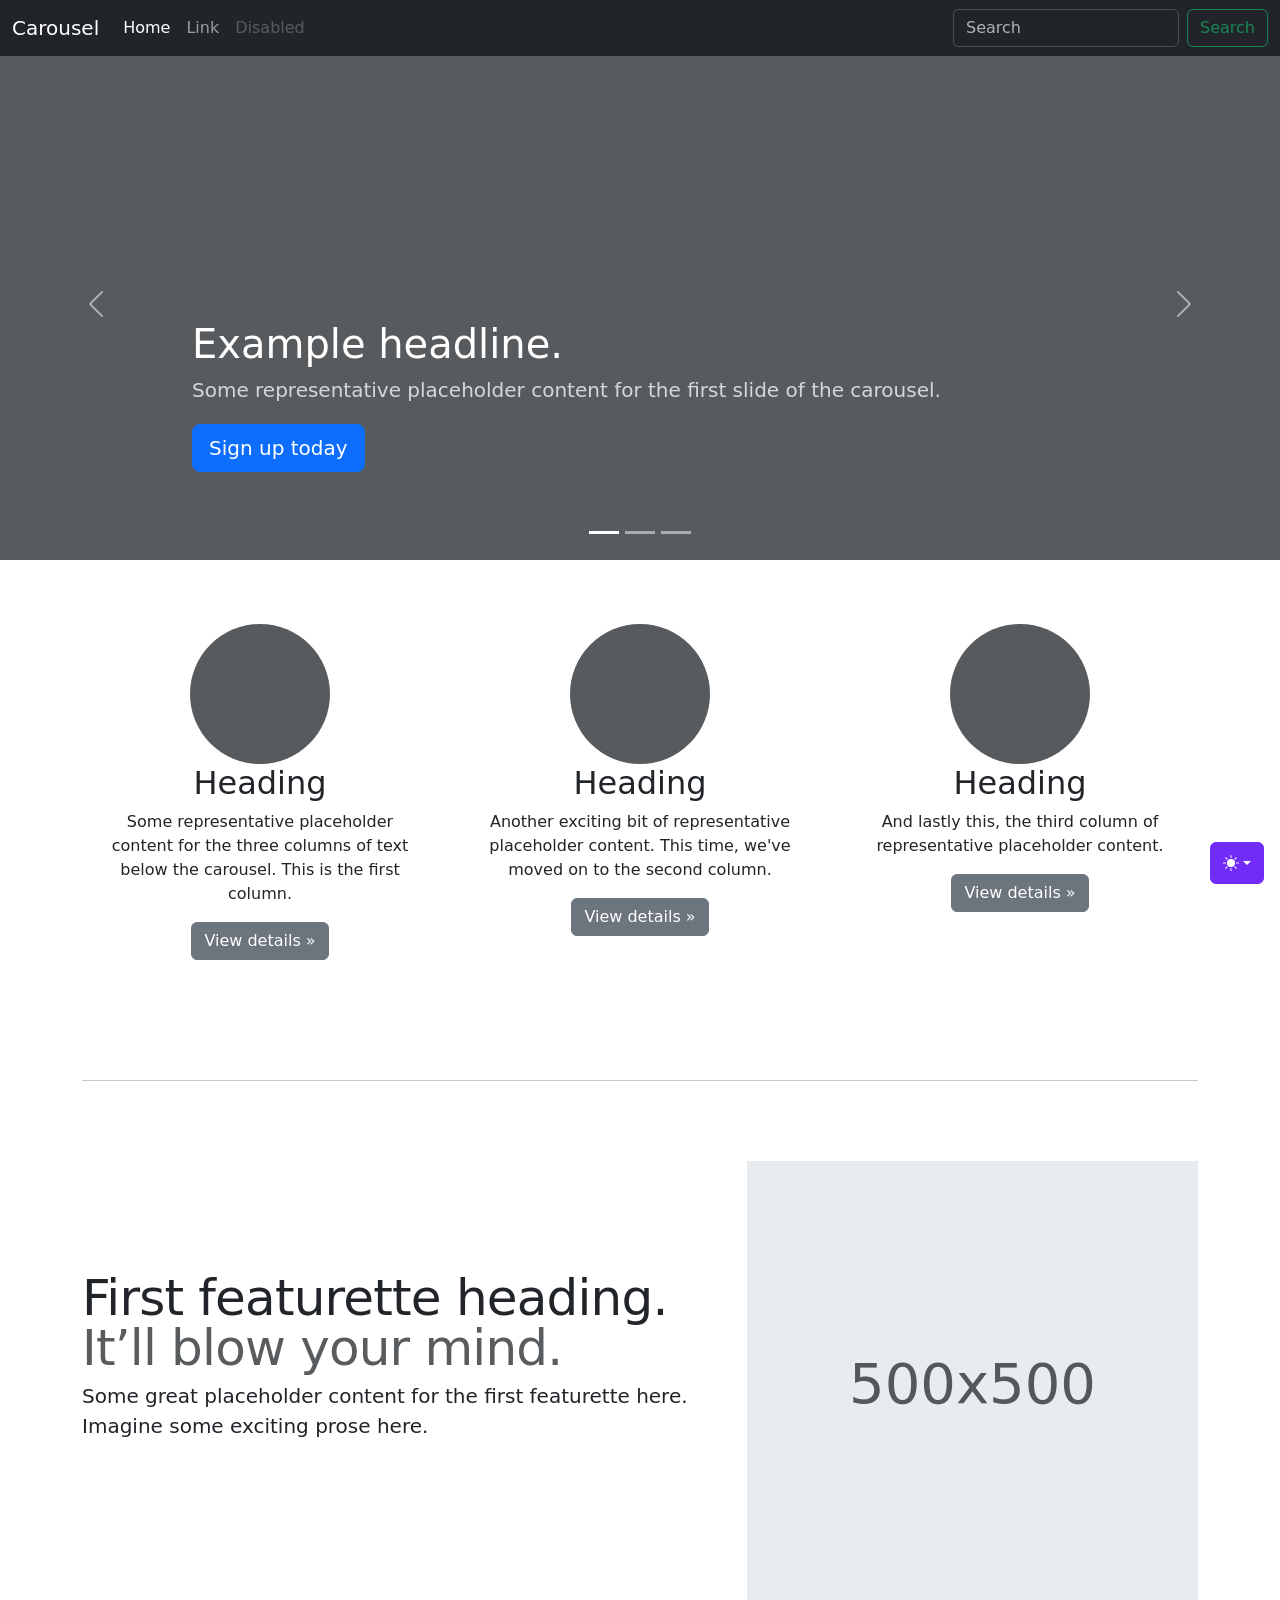
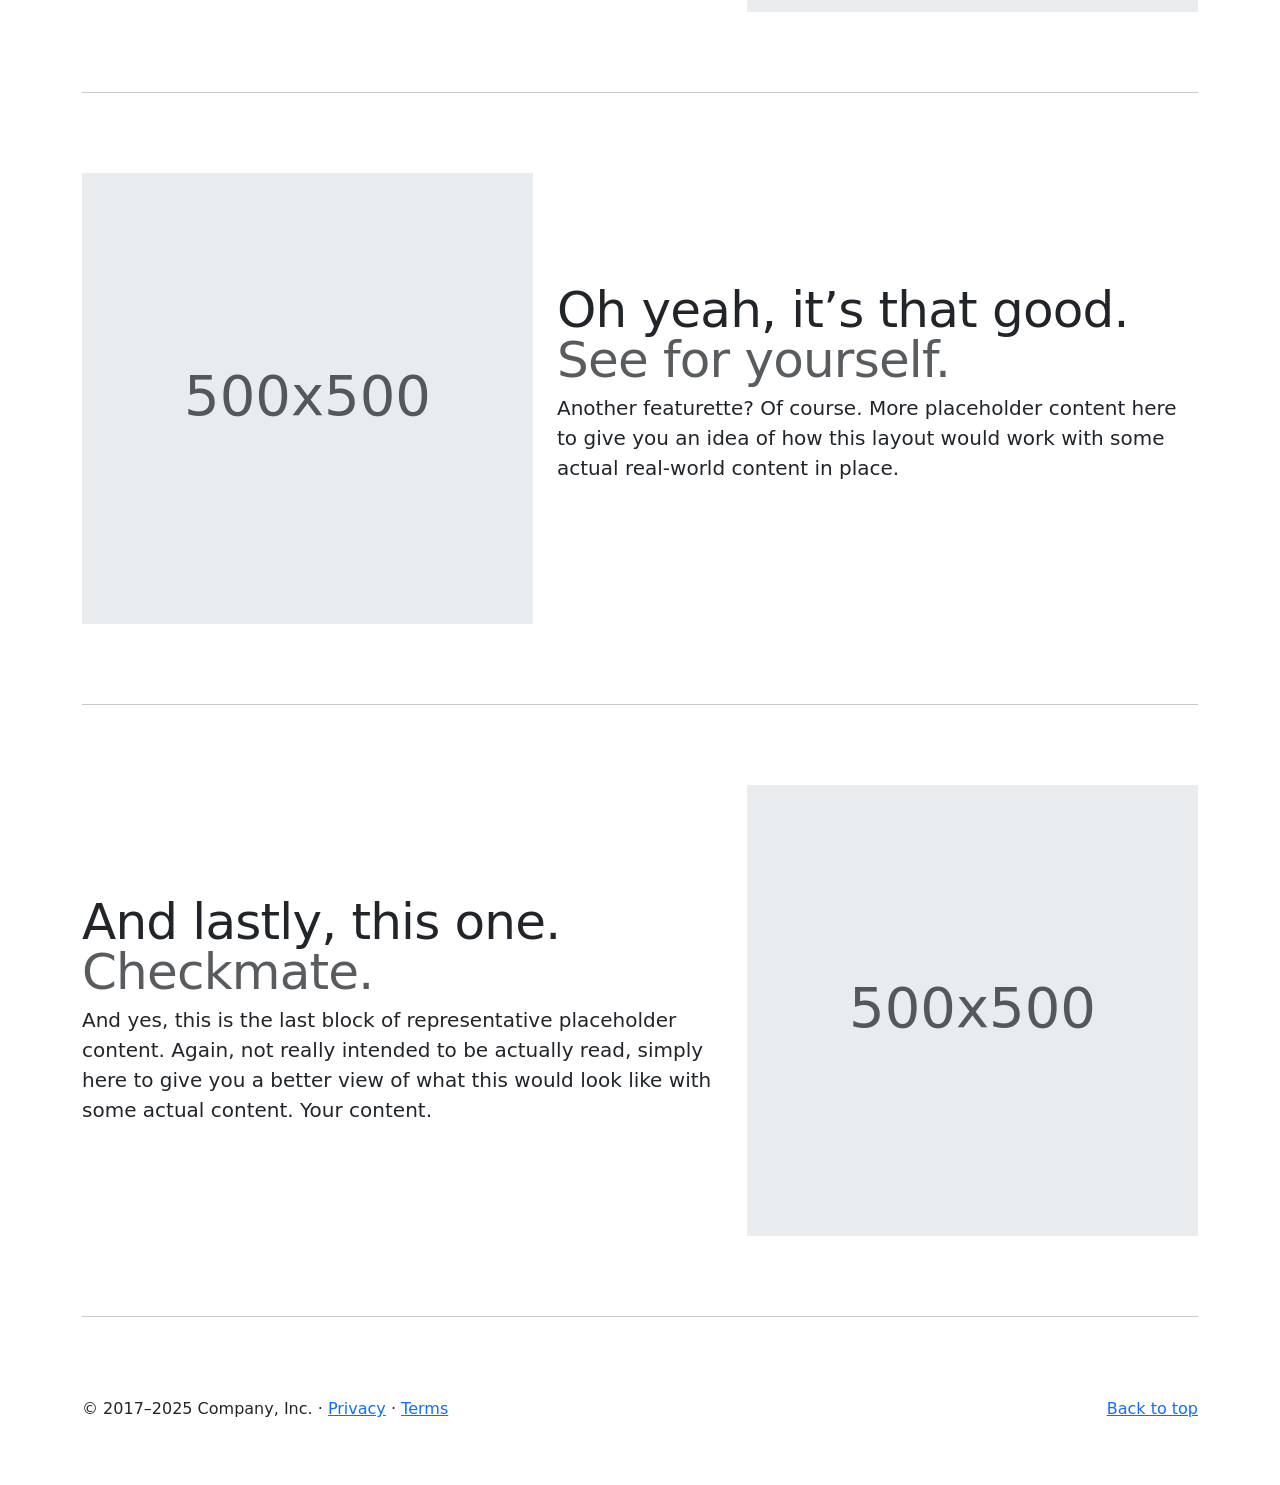
<file: bootstrap/carousel/index.html>
<!doctype html>
<html lang="en" data-bs-theme="auto">
  <head>
    <meta charset="utf-8" />
    <meta name="viewport" content="width=device-width, initial-scale=1" />
    <meta name="description" content="" />
    <meta
      name="author"
      content="Mark Otto, Jacob Thornton, and Bootstrap contributors"
    />
    <meta name="generator" content="Astro v5.13.2" />
    <title>Carousel Template · Bootstrap v5.3</title>
    <link
      rel="canonical"
      href="https://getbootstrap.com/docs/5.3/examples/carousel/"
    />
    <script src="../assets/js/color-modes.js"></script>
    <link href="../assets/dist/css/bootstrap.min.css" rel="stylesheet" />
    <meta name="theme-color" content="#712cf9" />
    <link href="carousel.css" rel="stylesheet" />
    <style>
      .bd-placeholder-img {
        font-size: 1.125rem;
        text-anchor: middle;
        -webkit-user-select: none;
        -moz-user-select: none;
        user-select: none;
      }
      @media (min-width: 768px) {
        .bd-placeholder-img-lg {
          font-size: 3.5rem;
        }
      }
      .b-example-divider {
        width: 100%;
        height: 3rem;
        background-color: #0000001a;
        border: solid rgba(0, 0, 0, 0.15);
        border-width: 1px 0;
        box-shadow:
          inset 0 0.5em 1.5em #0000001a,
          inset 0 0.125em 0.5em #00000026;
      }
      .b-example-vr {
        flex-shrink: 0;
        width: 1.5rem;
        height: 100vh;
      }
      .bi {
        vertical-align: -0.125em;
        fill: currentColor;
      }
      .nav-scroller {
        position: relative;
        z-index: 2;
        height: 2.75rem;
        overflow-y: hidden;
      }
      .nav-scroller .nav {
        display: flex;
        flex-wrap: nowrap;
        padding-bottom: 1rem;
        margin-top: -1px;
        overflow-x: auto;
        text-align: center;
        white-space: nowrap;
        -webkit-overflow-scrolling: touch;
      }
      .btn-bd-primary {
        --bd-violet-bg: #712cf9;
        --bd-violet-rgb: 112.520718, 44.062154, 249.437846;
        --bs-btn-font-weight: 600;
        --bs-btn-color: var(--bs-white);
        --bs-btn-bg: var(--bd-violet-bg);
        --bs-btn-border-color: var(--bd-violet-bg);
        --bs-btn-hover-color: var(--bs-white);
        --bs-btn-hover-bg: #6528e0;
        --bs-btn-hover-border-color: #6528e0;
        --bs-btn-focus-shadow-rgb: var(--bd-violet-rgb);
        --bs-btn-active-color: var(--bs-btn-hover-color);
        --bs-btn-active-bg: #5a23c8;
        --bs-btn-active-border-color: #5a23c8;
      }
      .bd-mode-toggle {
        z-index: 1500;
      }
      .bd-mode-toggle .bi {
        width: 1em;
        height: 1em;
      }
      .bd-mode-toggle .dropdown-menu .active .bi {
        display: block !important;
      }
    </style>
  </head>
  <body>
    <svg xmlns="http://www.w3.org/2000/svg" class="d-none">
      <symbol id="check2" viewBox="0 0 16 16">
        <path
          d="M13.854 3.646a.5.5 0 0 1 0 .708l-7 7a.5.5 0 0 1-.708 0l-3.5-3.5a.5.5 0 1 1 .708-.708L6.5 10.293l6.646-6.647a.5.5 0 0 1 .708 0z"
        ></path>
      </symbol>
      <symbol id="circle-half" viewBox="0 0 16 16">
        <path
          d="M8 15A7 7 0 1 0 8 1v14zm0 1A8 8 0 1 1 8 0a8 8 0 0 1 0 16z"
        ></path>
      </symbol>
      <symbol id="moon-stars-fill" viewBox="0 0 16 16">
        <path
          d="M6 .278a.768.768 0 0 1 .08.858 7.208 7.208 0 0 0-.878 3.46c0 4.021 3.278 7.277 7.318 7.277.527 0 1.04-.055 1.533-.16a.787.787 0 0 1 .81.316.733.733 0 0 1-.031.893A8.349 8.349 0 0 1 8.344 16C3.734 16 0 12.286 0 7.71 0 4.266 2.114 1.312 5.124.06A.752.752 0 0 1 6 .278z"
        ></path>
        <path
          d="M10.794 3.148a.217.217 0 0 1 .412 0l.387 1.162c.173.518.579.924 1.097 1.097l1.162.387a.217.217 0 0 1 0 .412l-1.162.387a1.734 1.734 0 0 0-1.097 1.097l-.387 1.162a.217.217 0 0 1-.412 0l-.387-1.162A1.734 1.734 0 0 0 9.31 6.593l-1.162-.387a.217.217 0 0 1 0-.412l1.162-.387a1.734 1.734 0 0 0 1.097-1.097l.387-1.162zM13.863.099a.145.145 0 0 1 .274 0l.258.774c.115.346.386.617.732.732l.774.258a.145.145 0 0 1 0 .274l-.774.258a1.156 1.156 0 0 0-.732.732l-.258.774a.145.145 0 0 1-.274 0l-.258-.774a1.156 1.156 0 0 0-.732-.732l-.774-.258a.145.145 0 0 1 0-.274l.774-.258c.346-.115.617-.386.732-.732L13.863.1z"
        ></path>
      </symbol>
      <symbol id="sun-fill" viewBox="0 0 16 16">
        <path
          d="M8 12a4 4 0 1 0 0-8 4 4 0 0 0 0 8zM8 0a.5.5 0 0 1 .5.5v2a.5.5 0 0 1-1 0v-2A.5.5 0 0 1 8 0zm0 13a.5.5 0 0 1 .5.5v2a.5.5 0 0 1-1 0v-2A.5.5 0 0 1 8 13zm8-5a.5.5 0 0 1-.5.5h-2a.5.5 0 0 1 0-1h2a.5.5 0 0 1 .5.5zM3 8a.5.5 0 0 1-.5.5h-2a.5.5 0 0 1 0-1h2A.5.5 0 0 1 3 8zm10.657-5.657a.5.5 0 0 1 0 .707l-1.414 1.415a.5.5 0 1 1-.707-.708l1.414-1.414a.5.5 0 0 1 .707 0zm-9.193 9.193a.5.5 0 0 1 0 .707L3.05 13.657a.5.5 0 0 1-.707-.707l1.414-1.414a.5.5 0 0 1 .707 0zm9.193 2.121a.5.5 0 0 1-.707 0l-1.414-1.414a.5.5 0 0 1 .707-.707l1.414 1.414a.5.5 0 0 1 0 .707zM4.464 4.465a.5.5 0 0 1-.707 0L2.343 3.05a.5.5 0 1 1 .707-.707l1.414 1.414a.5.5 0 0 1 0 .708z"
        ></path>
      </symbol>
    </svg>
    <div
      class="dropdown position-fixed bottom-0 end-0 mb-3 me-3 bd-mode-toggle"
    >
      <button
        class="btn btn-bd-primary py-2 dropdown-toggle d-flex align-items-center"
        id="bd-theme"
        type="button"
        aria-expanded="false"
        data-bs-toggle="dropdown"
        aria-label="Toggle theme (auto)"
      >
        <svg class="bi my-1 theme-icon-active" aria-hidden="true">
          <use href="#circle-half"></use>
        </svg>
        <span class="visually-hidden" id="bd-theme-text">Toggle theme</span>
      </button>
      <ul
        class="dropdown-menu dropdown-menu-end shadow"
        aria-labelledby="bd-theme-text"
      >
        <li>
          <button
            type="button"
            class="dropdown-item d-flex align-items-center"
            data-bs-theme-value="light"
            aria-pressed="false"
          >
            <svg class="bi me-2 opacity-50" aria-hidden="true">
              <use href="#sun-fill"></use>
            </svg>
            Light
            <svg class="bi ms-auto d-none" aria-hidden="true">
              <use href="#check2"></use>
            </svg>
          </button>
        </li>
        <li>
          <button
            type="button"
            class="dropdown-item d-flex align-items-center"
            data-bs-theme-value="dark"
            aria-pressed="false"
          >
            <svg class="bi me-2 opacity-50" aria-hidden="true">
              <use href="#moon-stars-fill"></use>
            </svg>
            Dark
            <svg class="bi ms-auto d-none" aria-hidden="true">
              <use href="#check2"></use>
            </svg>
          </button>
        </li>
        <li>
          <button
            type="button"
            class="dropdown-item d-flex align-items-center active"
            data-bs-theme-value="auto"
            aria-pressed="true"
          >
            <svg class="bi me-2 opacity-50" aria-hidden="true">
              <use href="#circle-half"></use>
            </svg>
            Auto
            <svg class="bi ms-auto d-none" aria-hidden="true">
              <use href="#check2"></use>
            </svg>
          </button>
        </li>
      </ul>
    </div>
    <header data-bs-theme="dark">
      <nav class="navbar navbar-expand-md navbar-dark fixed-top bg-dark">
        <div class="container-fluid">
          <a class="navbar-brand" href="#">Carousel</a>
          <button
            class="navbar-toggler"
            type="button"
            data-bs-toggle="collapse"
            data-bs-target="#navbarCollapse"
            aria-controls="navbarCollapse"
            aria-expanded="false"
            aria-label="Toggle navigation"
          >
            <span class="navbar-toggler-icon"></span>
          </button>
          <div class="collapse navbar-collapse" id="navbarCollapse">
            <ul class="navbar-nav me-auto mb-2 mb-md-0">
              <li class="nav-item">
                <a class="nav-link active" aria-current="page" href="#">Home</a>
              </li>
              <li class="nav-item"><a class="nav-link" href="#">Link</a></li>
              <li class="nav-item">
                <a class="nav-link disabled" aria-disabled="true">Disabled</a>
              </li>
            </ul>
            <form class="d-flex" role="search">
              <input
                class="form-control me-2"
                type="search"
                placeholder="Search"
                aria-label="Search"
              />
              <button class="btn btn-outline-success" type="submit">
                Search
              </button>
            </form>
          </div>
        </div>
      </nav>
    </header>
    <main>
      <div id="myCarousel" class="carousel slide mb-6" data-bs-ride="carousel">
        <div class="carousel-indicators">
          <button
            type="button"
            data-bs-target="#myCarousel"
            data-bs-slide-to="0"
            class="active"
            aria-current="true"
            aria-label="Slide 1"
          ></button>
          <button
            type="button"
            data-bs-target="#myCarousel"
            data-bs-slide-to="1"
            aria-label="Slide 2"
          ></button>
          <button
            type="button"
            data-bs-target="#myCarousel"
            data-bs-slide-to="2"
            aria-label="Slide 3"
          ></button>
        </div>
        <div class="carousel-inner">
          <div class="carousel-item active">
            <svg
              aria-hidden="true"
              class="bd-placeholder-img"
              height="100%"
              preserveAspectRatio="xMidYMid slice"
              width="100%"
              xmlns="http://www.w3.org/2000/svg"
            >
              <rect
                width="100%"
                height="100%"
                fill="var(--bs-secondary-color)"
              ></rect>
            </svg>
            <div class="container">
              <div class="carousel-caption text-start">
                <h1>Example headline.</h1>
                <p class="opacity-75">
                  Some representative placeholder content for the first slide of
                  the carousel.
                </p>
                <p>
                  <a class="btn btn-lg btn-primary" href="#">Sign up today</a>
                </p>
              </div>
            </div>
          </div>
          <div class="carousel-item">
            <svg
              aria-hidden="true"
              class="bd-placeholder-img"
              height="100%"
              preserveAspectRatio="xMidYMid slice"
              width="100%"
              xmlns="http://www.w3.org/2000/svg"
            >
              <rect
                width="100%"
                height="100%"
                fill="var(--bs-secondary-color)"
              ></rect>
            </svg>
            <div class="container">
              <div class="carousel-caption">
                <h1>Another example headline.</h1>
                <p>
                  Some representative placeholder content for the second slide
                  of the carousel.
                </p>
                <p><a class="btn btn-lg btn-primary" href="#">Learn more</a></p>
              </div>
            </div>
          </div>
          <div class="carousel-item">
            <svg
              aria-hidden="true"
              class="bd-placeholder-img"
              height="100%"
              preserveAspectRatio="xMidYMid slice"
              width="100%"
              xmlns="http://www.w3.org/2000/svg"
            >
              <rect
                width="100%"
                height="100%"
                fill="var(--bs-secondary-color)"
              ></rect>
            </svg>
            <div class="container">
              <div class="carousel-caption text-end">
                <h1>One more for good measure.</h1>
                <p>
                  Some representative placeholder content for the third slide of
                  this carousel.
                </p>
                <p>
                  <a class="btn btn-lg btn-primary" href="#">Browse gallery</a>
                </p>
              </div>
            </div>
          </div>
        </div>
        <button
          class="carousel-control-prev"
          type="button"
          data-bs-target="#myCarousel"
          data-bs-slide="prev"
        >
          <span class="carousel-control-prev-icon" aria-hidden="true"></span>
          <span class="visually-hidden">Previous</span>
        </button>
        <button
          class="carousel-control-next"
          type="button"
          data-bs-target="#myCarousel"
          data-bs-slide="next"
        >
          <span class="carousel-control-next-icon" aria-hidden="true"></span>
          <span class="visually-hidden">Next</span>
        </button>
      </div>
      <!-- Marketing messaging and featurettes
  ================================================== -->
      <!-- Wrap the rest of the page in another container to center all the content. -->
      <div class="container marketing">
        <!-- Three columns of text below the carousel -->
        <div class="row">
          <div class="col-lg-4">
            <svg
              aria-label="Placeholder"
              class="bd-placeholder-img rounded-circle"
              height="140"
              preserveAspectRatio="xMidYMid slice"
              role="img"
              width="140"
              xmlns="http://www.w3.org/2000/svg"
            >
              <title>Placeholder</title>
              <rect
                width="100%"
                height="100%"
                fill="var(--bs-secondary-color)"
              ></rect>
            </svg>
            <h2 class="fw-normal">Heading</h2>
            <p>
              Some representative placeholder content for the three columns of
              text below the carousel. This is the first column.
            </p>
            <p>
              <a class="btn btn-secondary" href="#">View details &raquo;</a>
            </p>
          </div>
          <!-- /.col-lg-4 -->
          <div class="col-lg-4">
            <svg
              aria-label="Placeholder"
              class="bd-placeholder-img rounded-circle"
              height="140"
              preserveAspectRatio="xMidYMid slice"
              role="img"
              width="140"
              xmlns="http://www.w3.org/2000/svg"
            >
              <title>Placeholder</title>
              <rect
                width="100%"
                height="100%"
                fill="var(--bs-secondary-color)"
              ></rect>
            </svg>
            <h2 class="fw-normal">Heading</h2>
            <p>
              Another exciting bit of representative placeholder content. This
              time, we've moved on to the second column.
            </p>
            <p>
              <a class="btn btn-secondary" href="#">View details &raquo;</a>
            </p>
          </div>
          <!-- /.col-lg-4 -->
          <div class="col-lg-4">
            <svg
              aria-label="Placeholder"
              class="bd-placeholder-img rounded-circle"
              height="140"
              preserveAspectRatio="xMidYMid slice"
              role="img"
              width="140"
              xmlns="http://www.w3.org/2000/svg"
            >
              <title>Placeholder</title>
              <rect
                width="100%"
                height="100%"
                fill="var(--bs-secondary-color)"
              ></rect>
            </svg>
            <h2 class="fw-normal">Heading</h2>
            <p>
              And lastly this, the third column of representative placeholder
              content.
            </p>
            <p>
              <a class="btn btn-secondary" href="#">View details &raquo;</a>
            </p>
          </div>
          <!-- /.col-lg-4 -->
        </div>
        <!-- /.row -->
        <!-- START THE FEATURETTES -->
        <hr class="featurette-divider" />
        <div class="row featurette">
          <div class="col-md-7">
            <h2 class="featurette-heading fw-normal lh-1">
              First featurette heading.
              <span class="text-body-secondary">It’ll blow your mind.</span>
            </h2>
            <p class="lead">
              Some great placeholder content for the first featurette here.
              Imagine some exciting prose here.
            </p>
          </div>
          <div class="col-md-5">
            <svg
              aria-label="Placeholder: 500x500"
              class="bd-placeholder-img bd-placeholder-img-lg featurette-image img-fluid mx-auto"
              height="500"
              preserveAspectRatio="xMidYMid slice"
              role="img"
              width="500"
              xmlns="http://www.w3.org/2000/svg"
            >
              <title>Placeholder</title>
              <rect
                width="100%"
                height="100%"
                fill="var(--bs-secondary-bg)"
              ></rect>
              <text x="50%" y="50%" fill="var(--bs-secondary-color)" dy=".3em">
                500x500
              </text>
            </svg>
          </div>
        </div>
        <hr class="featurette-divider" />
        <div class="row featurette">
          <div class="col-md-7 order-md-2">
            <h2 class="featurette-heading fw-normal lh-1">
              Oh yeah, it’s that good.
              <span class="text-body-secondary">See for yourself.</span>
            </h2>
            <p class="lead">
              Another featurette? Of course. More placeholder content here to
              give you an idea of how this layout would work with some actual
              real-world content in place.
            </p>
          </div>
          <div class="col-md-5 order-md-1">
            <svg
              aria-label="Placeholder: 500x500"
              class="bd-placeholder-img bd-placeholder-img-lg featurette-image img-fluid mx-auto"
              height="500"
              preserveAspectRatio="xMidYMid slice"
              role="img"
              width="500"
              xmlns="http://www.w3.org/2000/svg"
            >
              <title>Placeholder</title>
              <rect
                width="100%"
                height="100%"
                fill="var(--bs-secondary-bg)"
              ></rect>
              <text x="50%" y="50%" fill="var(--bs-secondary-color)" dy=".3em">
                500x500
              </text>
            </svg>
          </div>
        </div>
        <hr class="featurette-divider" />
        <div class="row featurette">
          <div class="col-md-7">
            <h2 class="featurette-heading fw-normal lh-1">
              And lastly, this one.
              <span class="text-body-secondary">Checkmate.</span>
            </h2>
            <p class="lead">
              And yes, this is the last block of representative placeholder
              content. Again, not really intended to be actually read, simply
              here to give you a better view of what this would look like with
              some actual content. Your content.
            </p>
          </div>
          <div class="col-md-5">
            <svg
              aria-label="Placeholder: 500x500"
              class="bd-placeholder-img bd-placeholder-img-lg featurette-image img-fluid mx-auto"
              height="500"
              preserveAspectRatio="xMidYMid slice"
              role="img"
              width="500"
              xmlns="http://www.w3.org/2000/svg"
            >
              <title>Placeholder</title>
              <rect
                width="100%"
                height="100%"
                fill="var(--bs-secondary-bg)"
              ></rect>
              <text x="50%" y="50%" fill="var(--bs-secondary-color)" dy=".3em">
                500x500
              </text>
            </svg>
          </div>
        </div>
        <hr class="featurette-divider" />
        <!-- /END THE FEATURETTES -->
      </div>
      <!-- /.container -->
      <!-- FOOTER -->
      <footer class="container">
        <p class="float-end"><a href="#">Back to top</a></p>
        <p>
          &copy; 2017–2025 Company, Inc. &middot;
          <a href="#">Privacy</a> &middot; <a href="#">Terms</a>
        </p>
      </footer>
    </main>
    <script
      src="../assets/dist/js/bootstrap.bundle.min.js"
      class="astro-vvvwv3sm"
    ></script>
  </body>
</html>
</file>
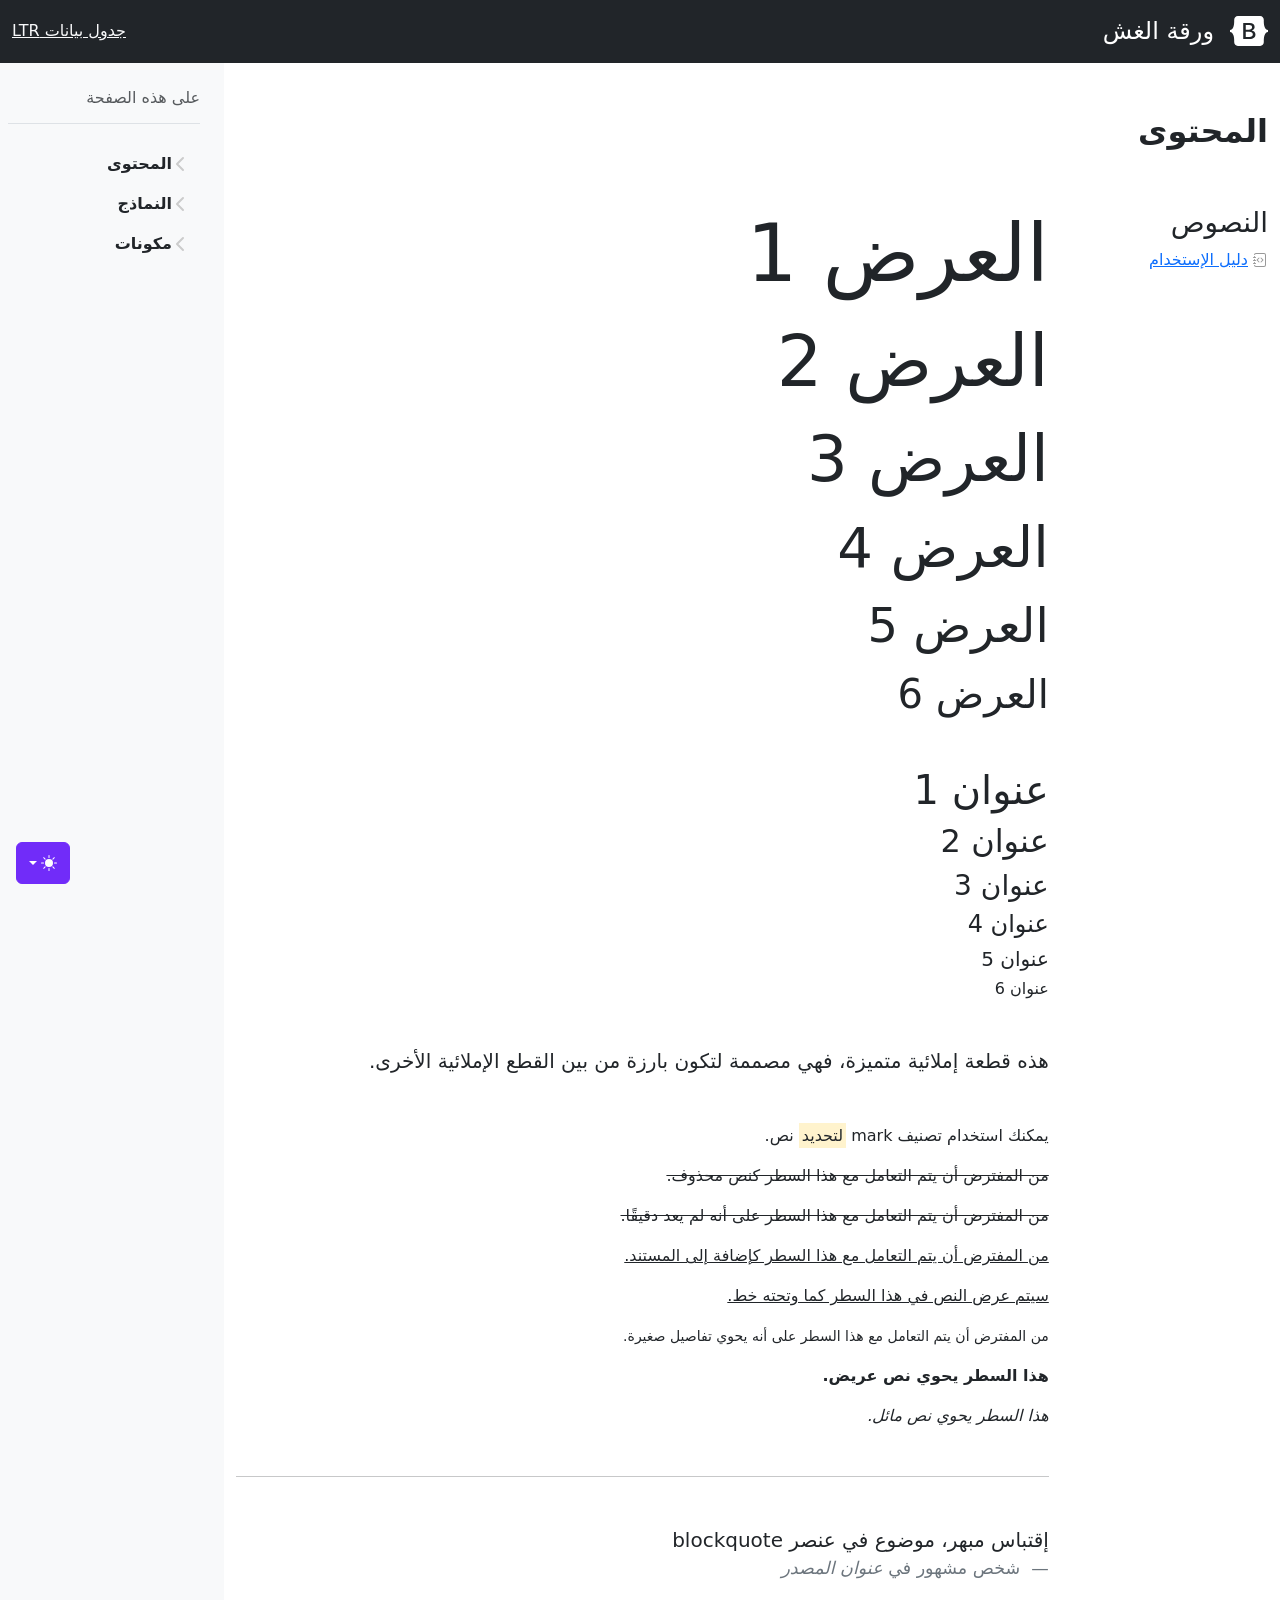
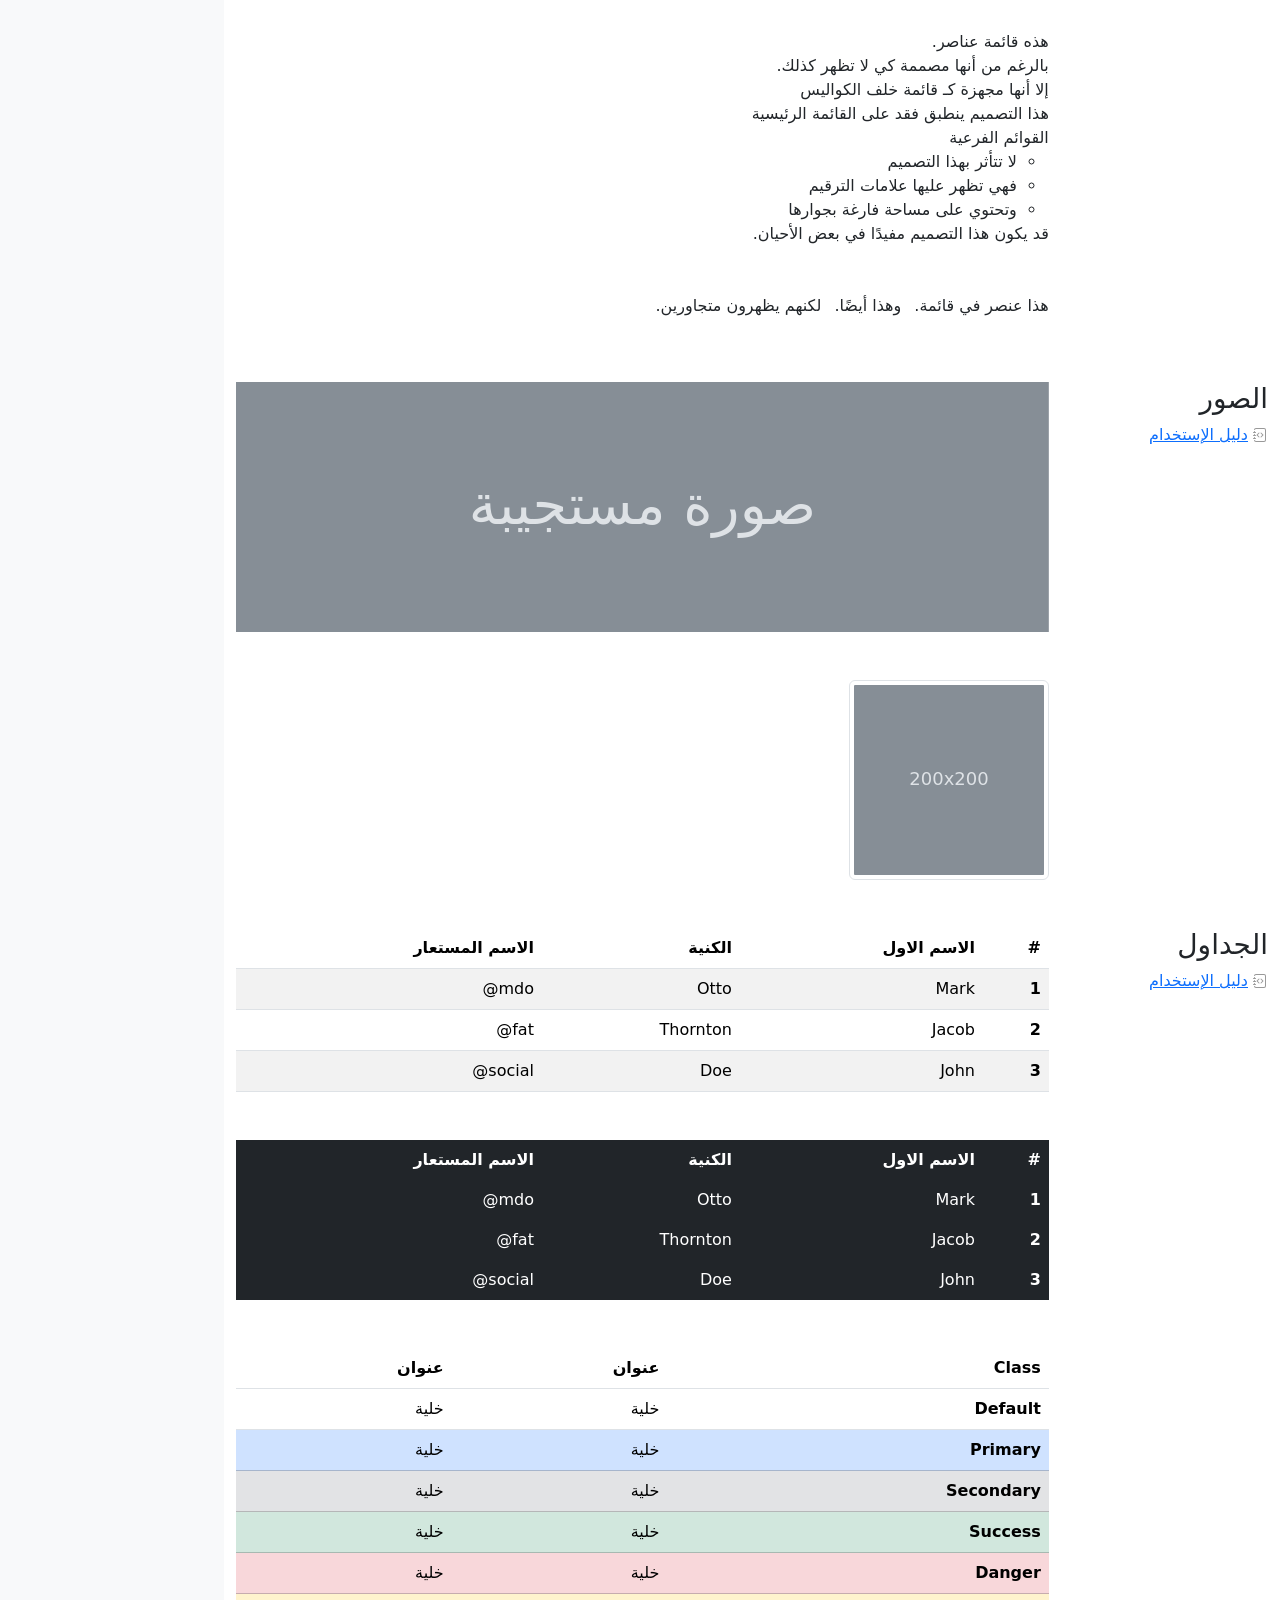
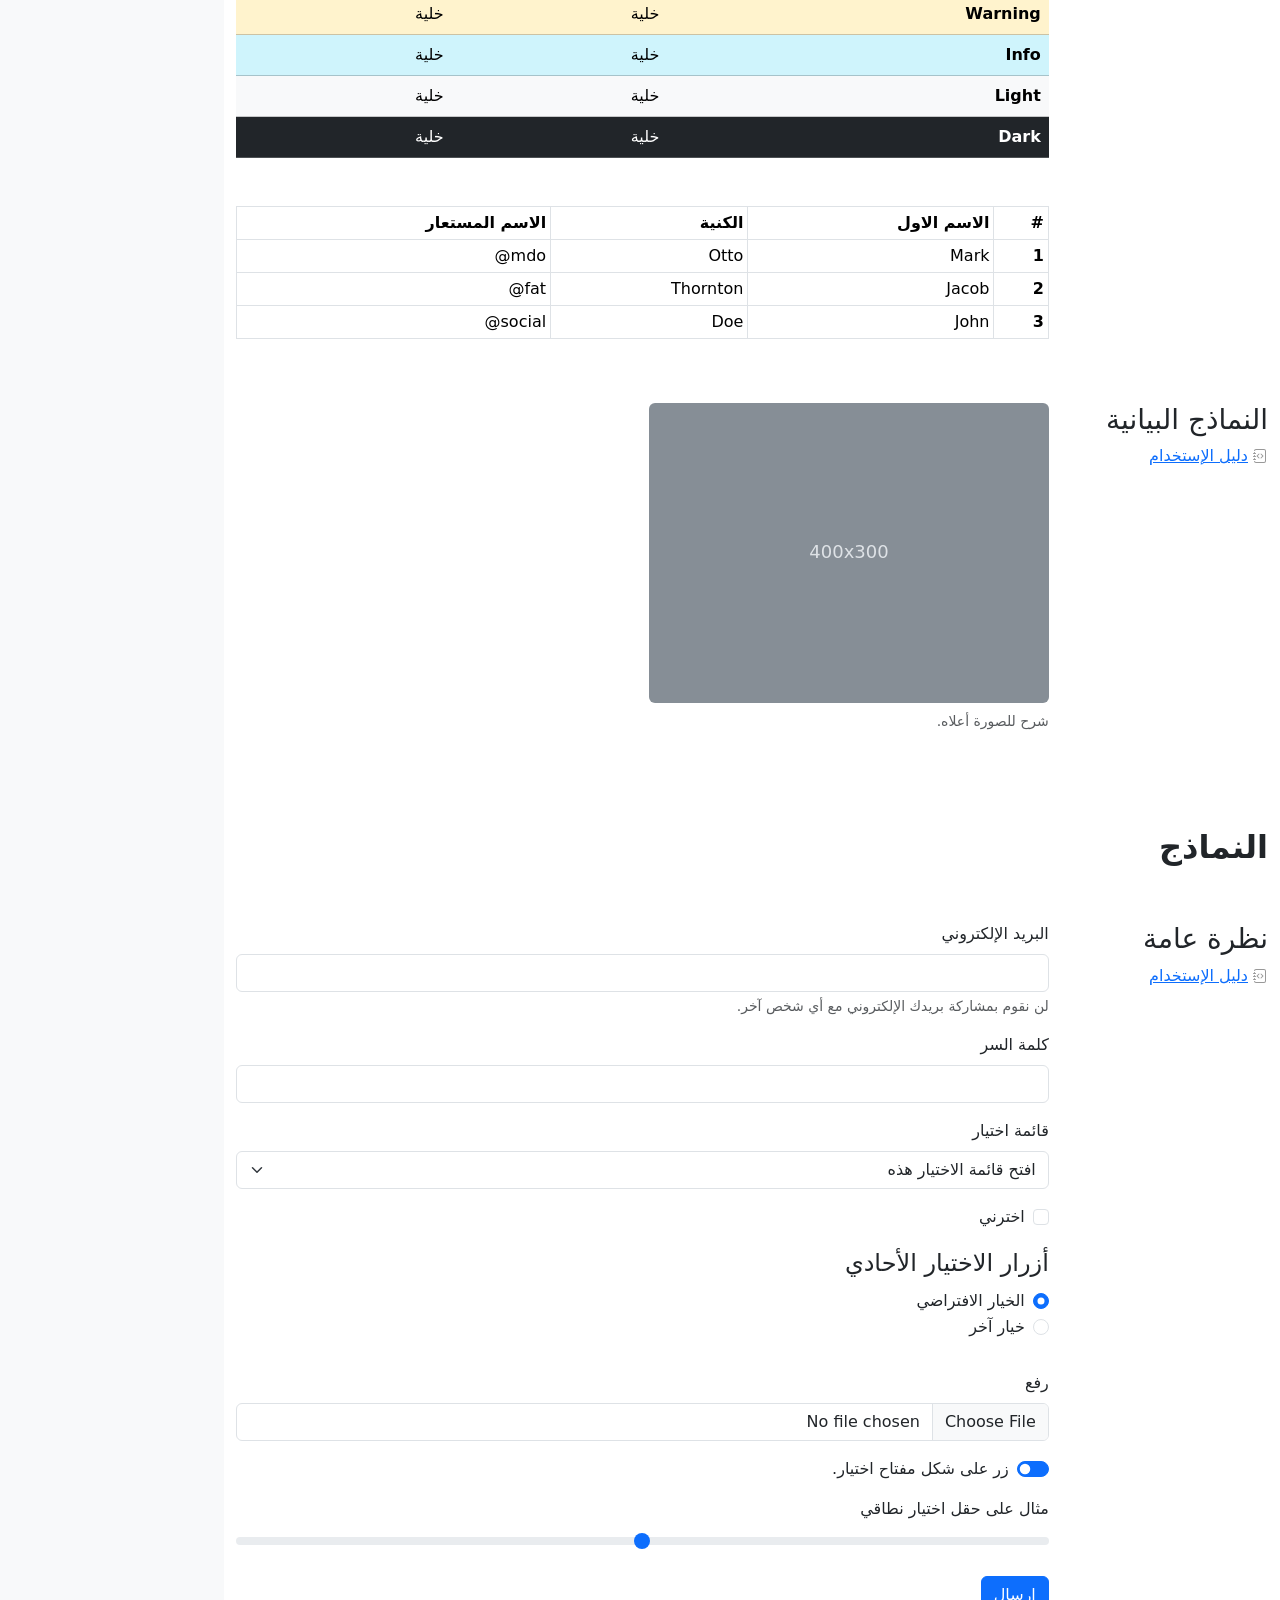
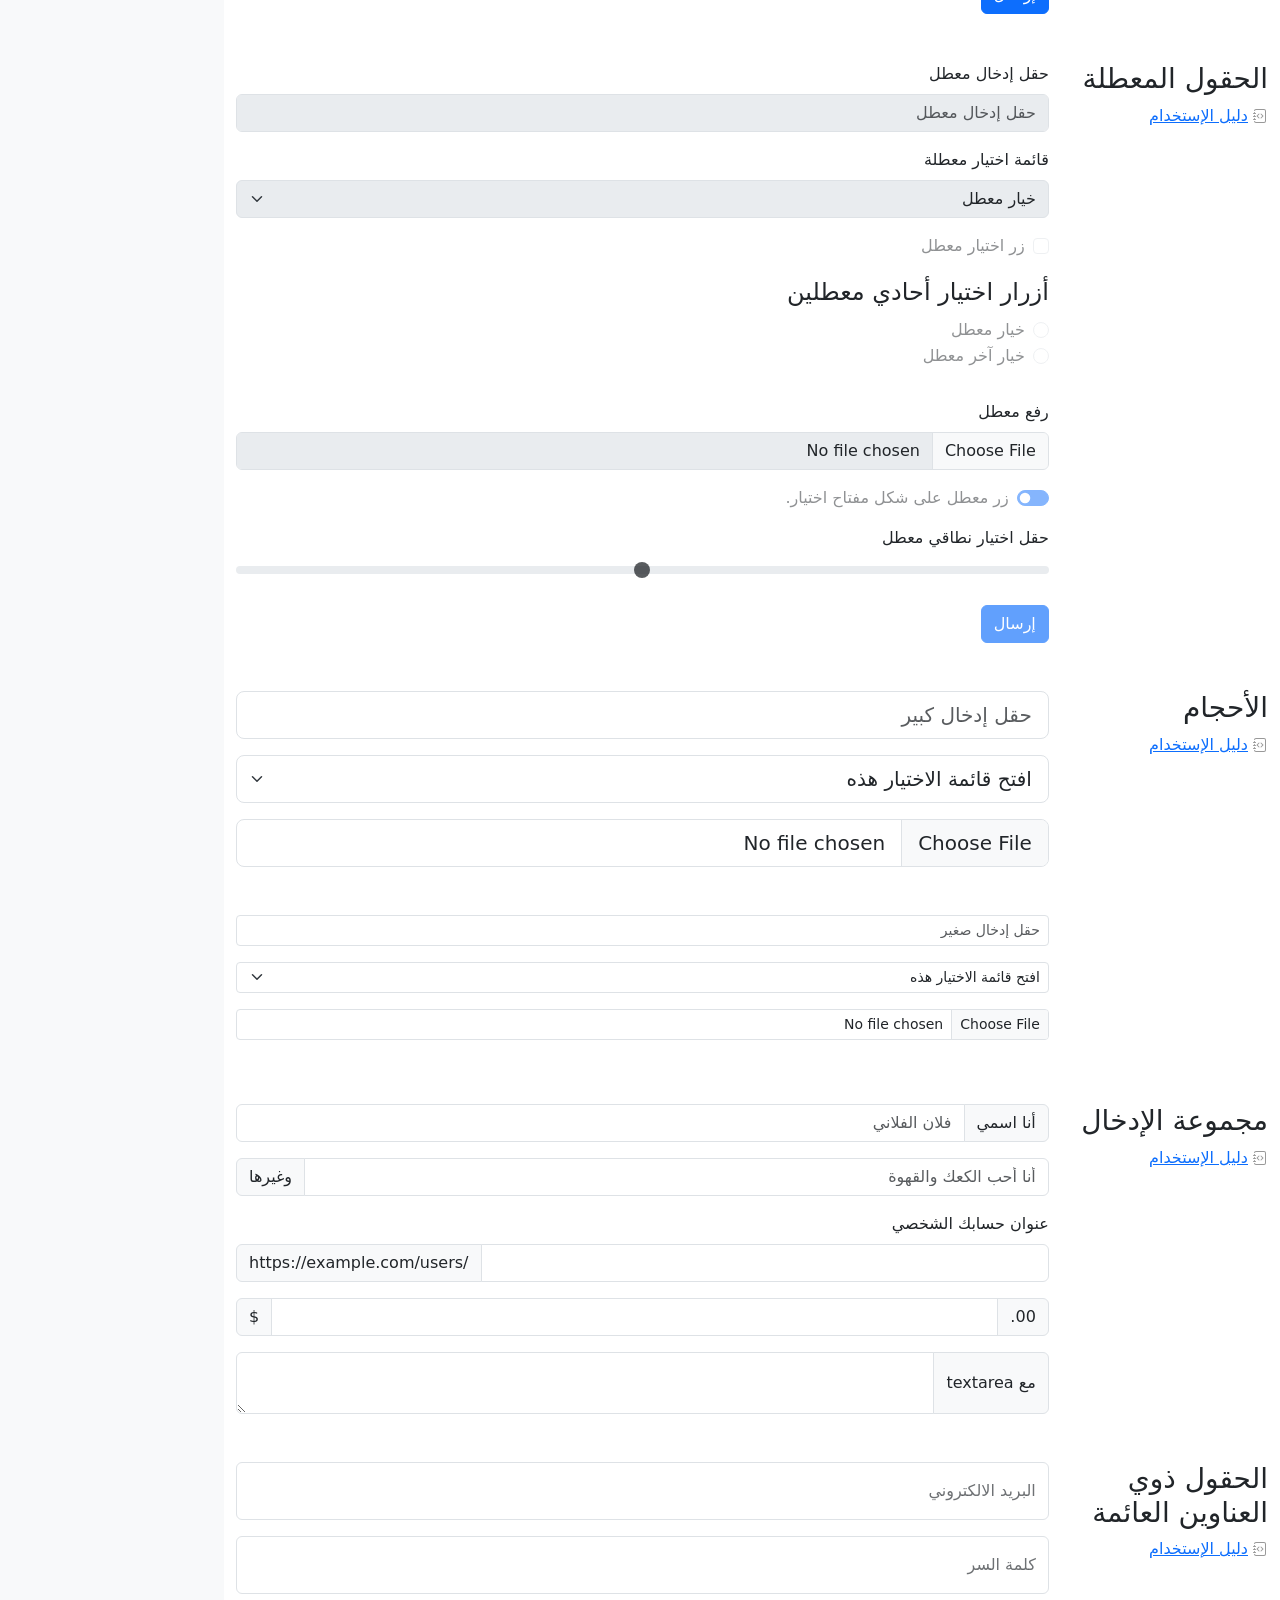
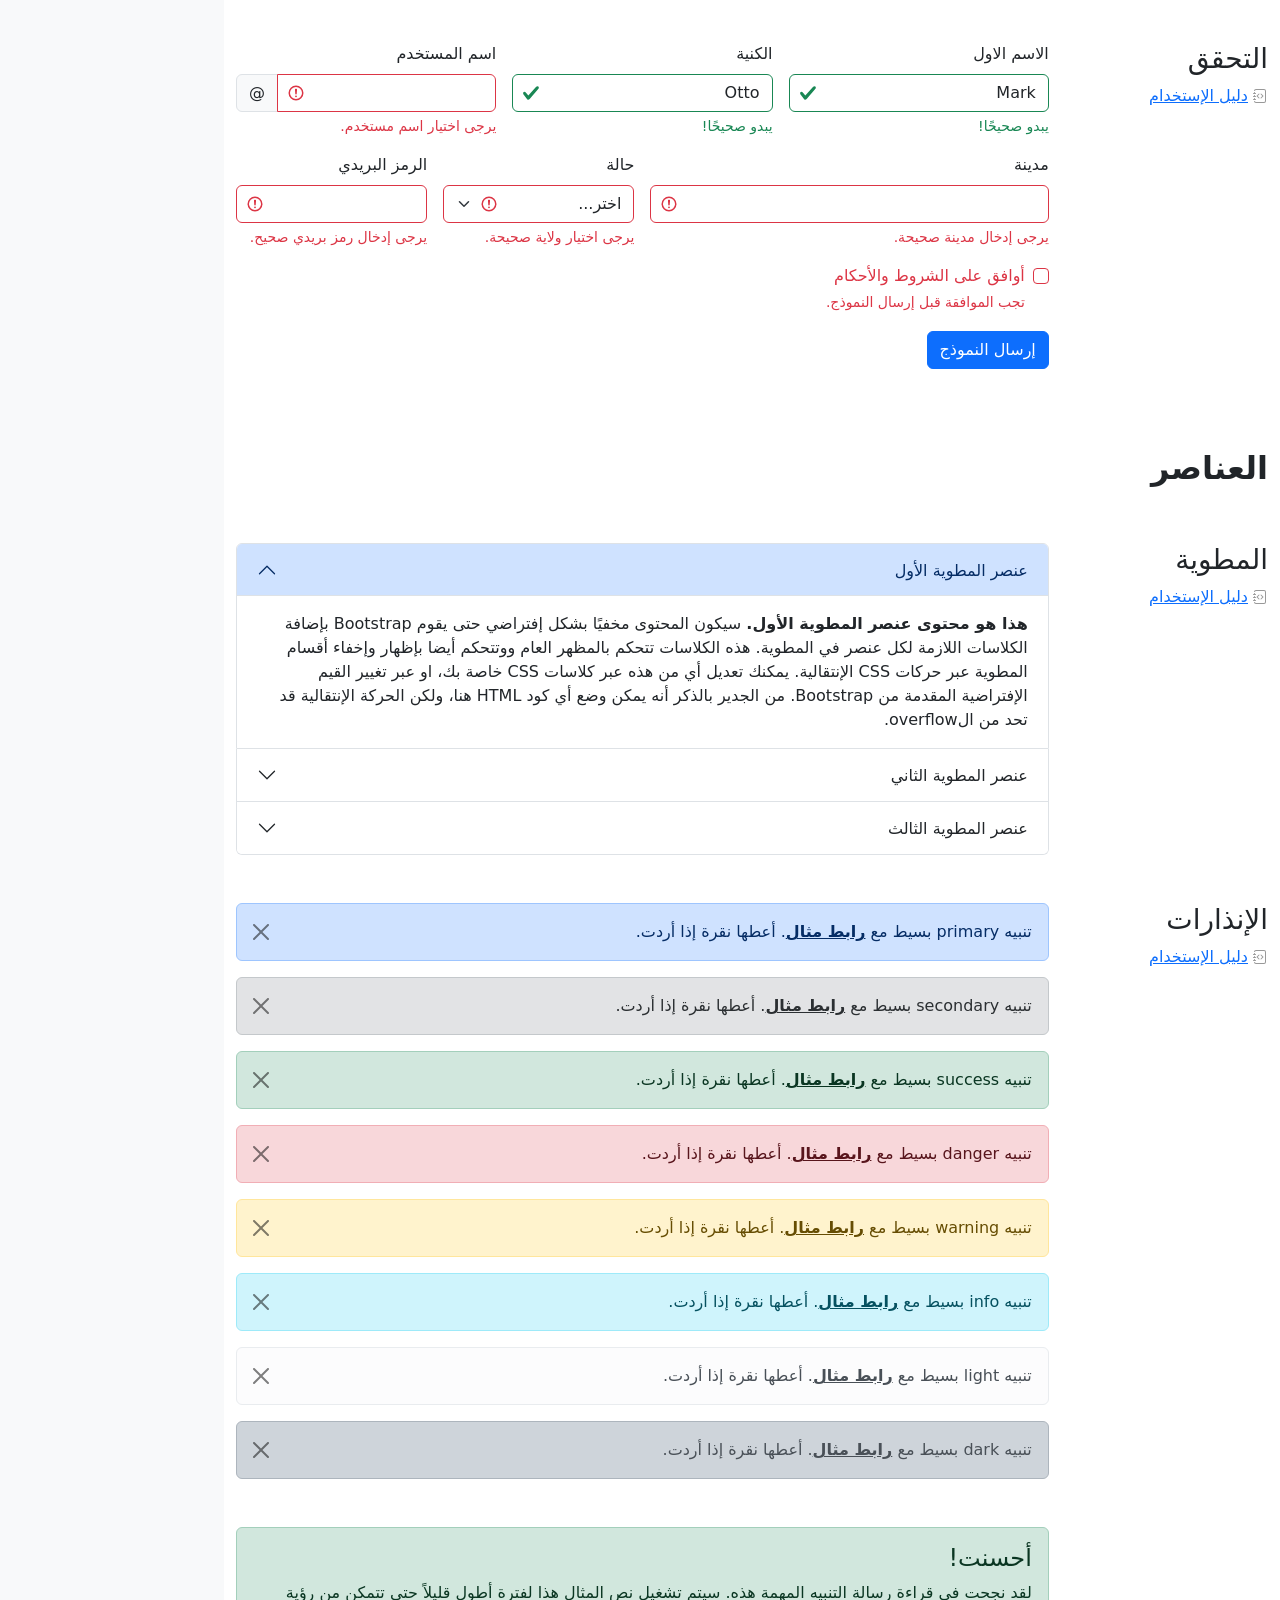
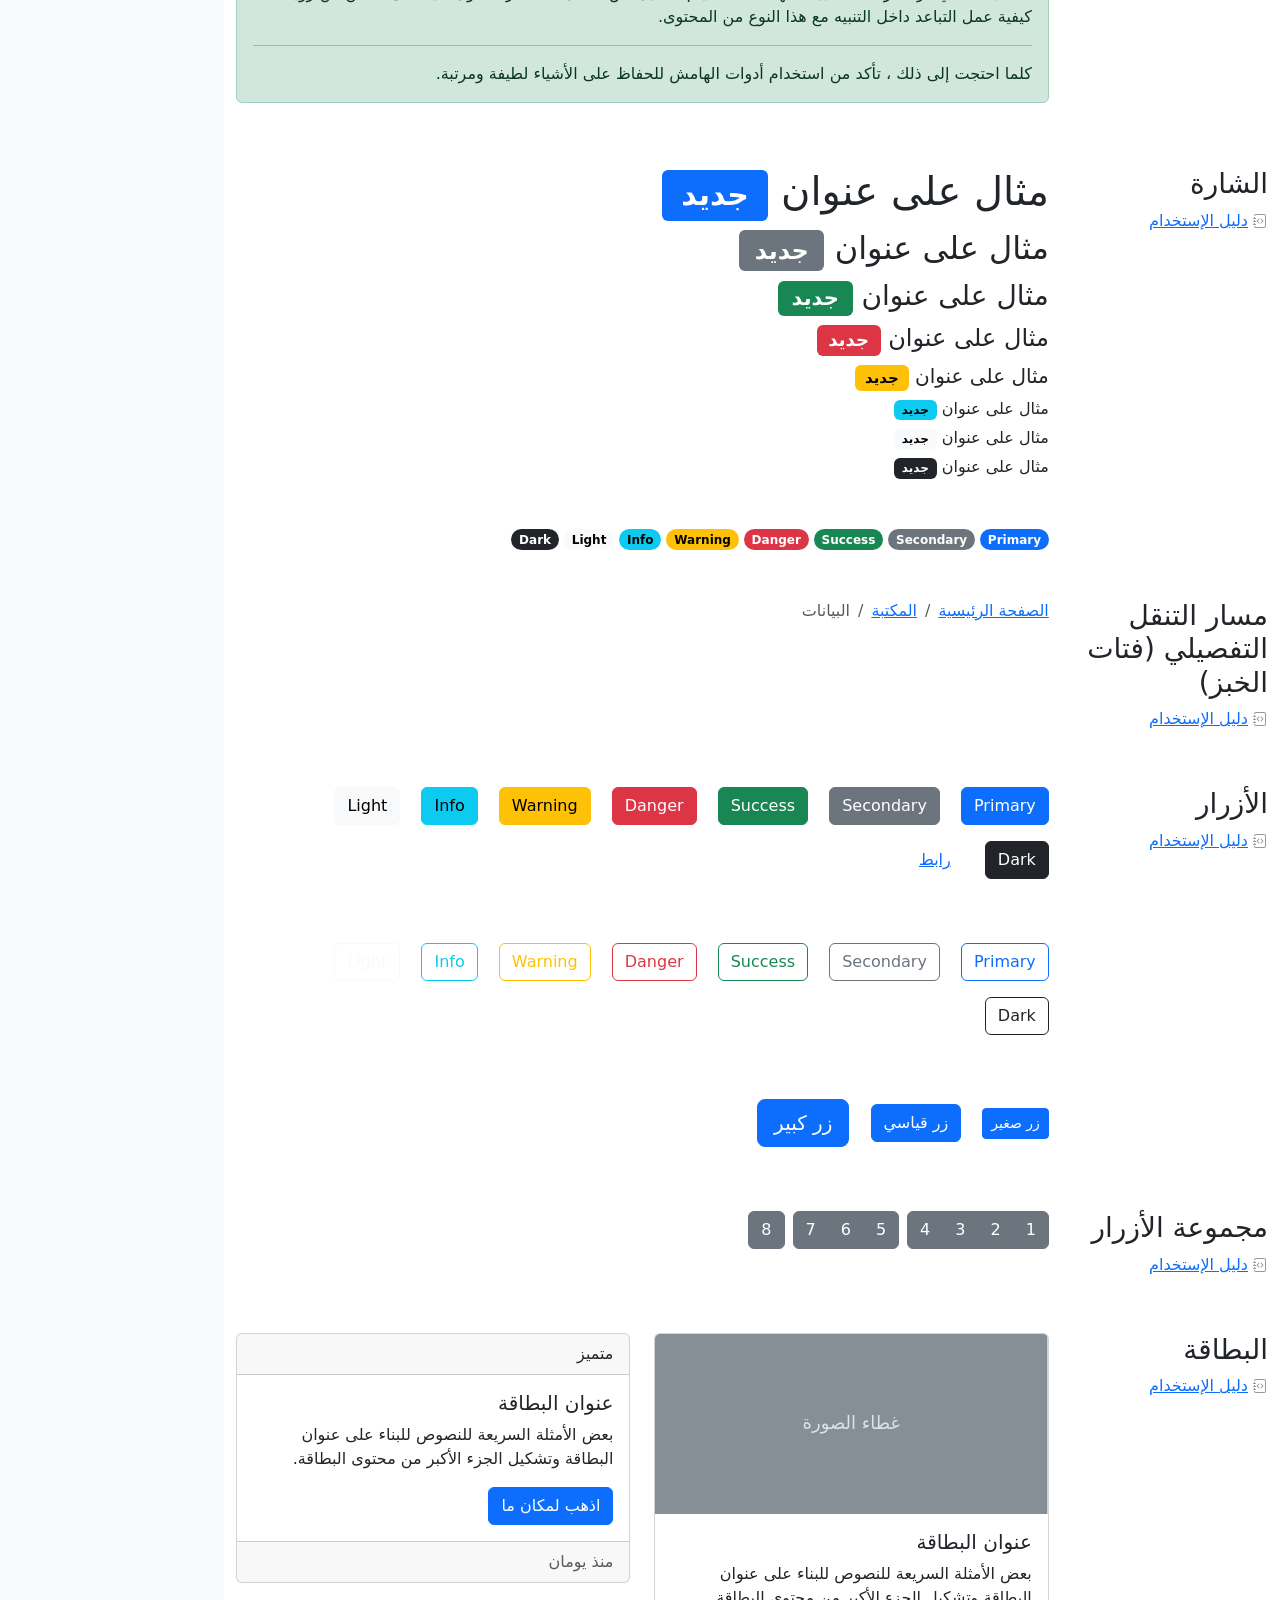
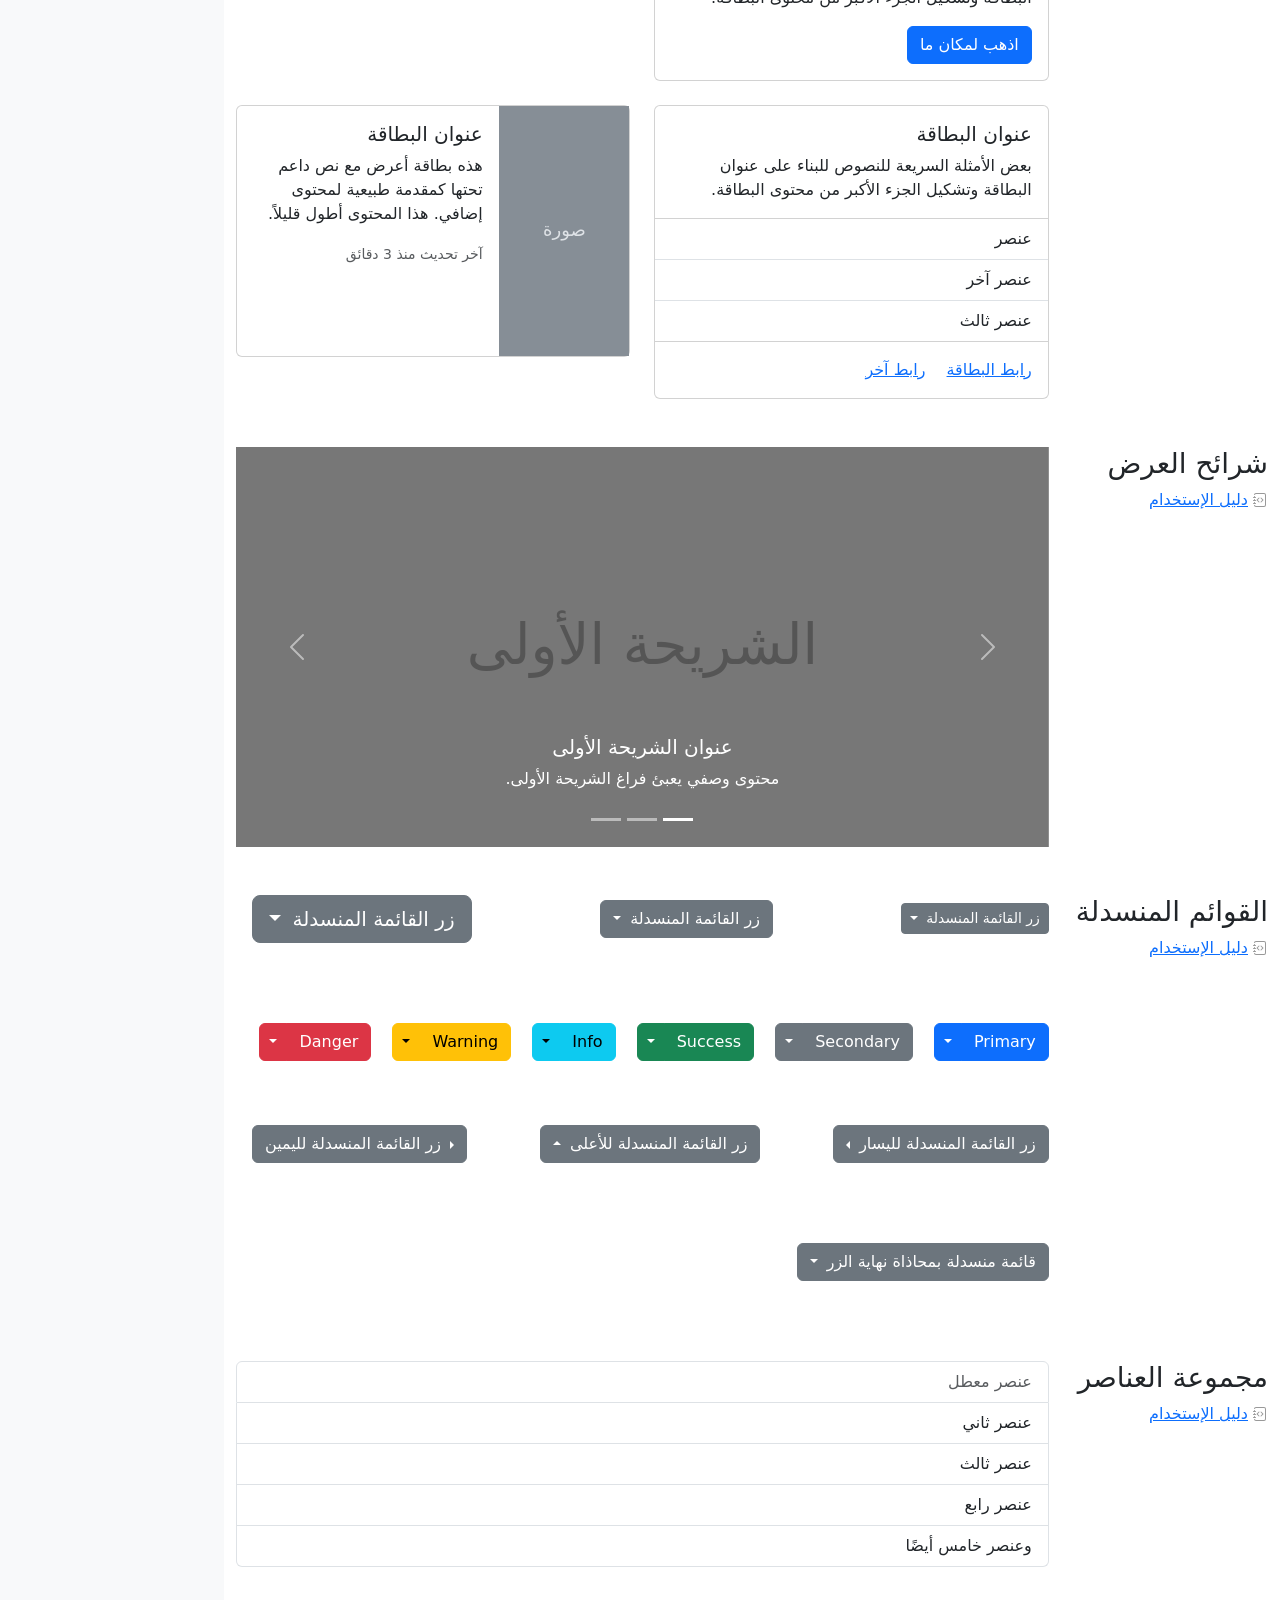
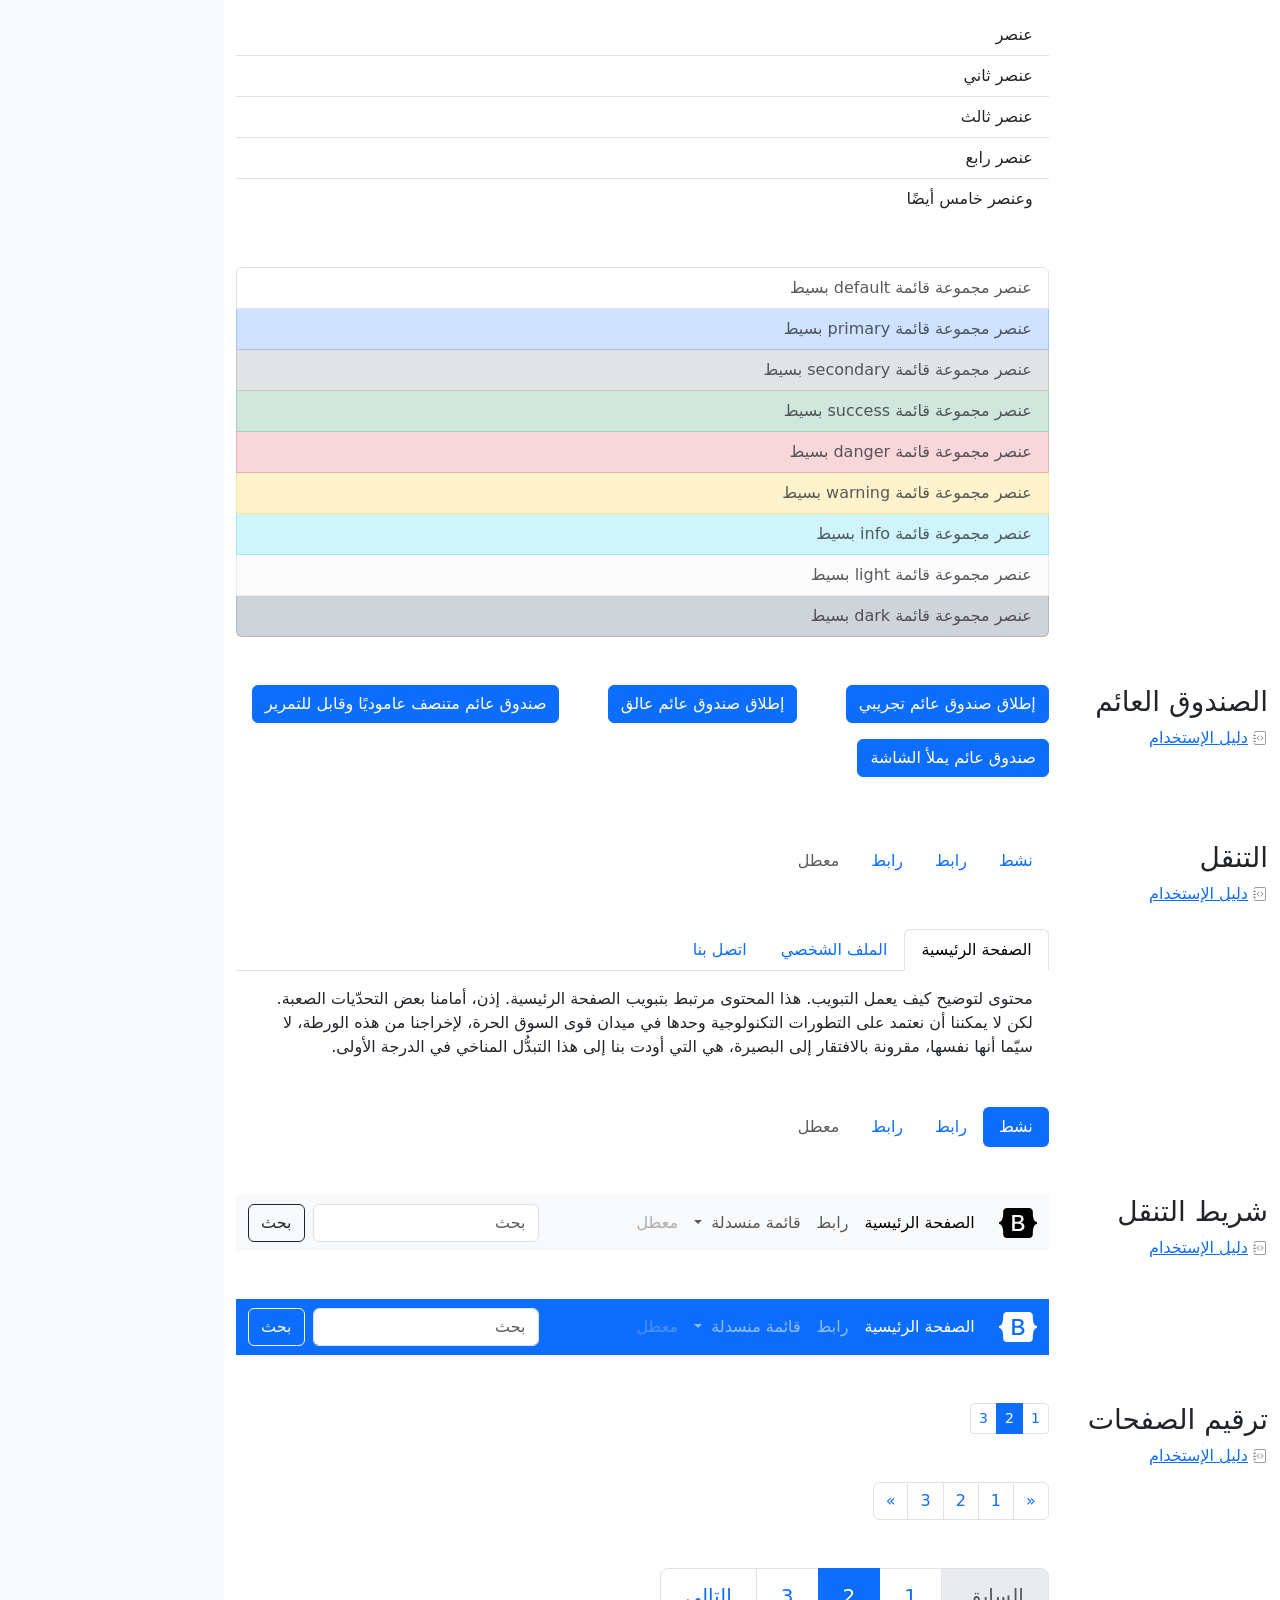
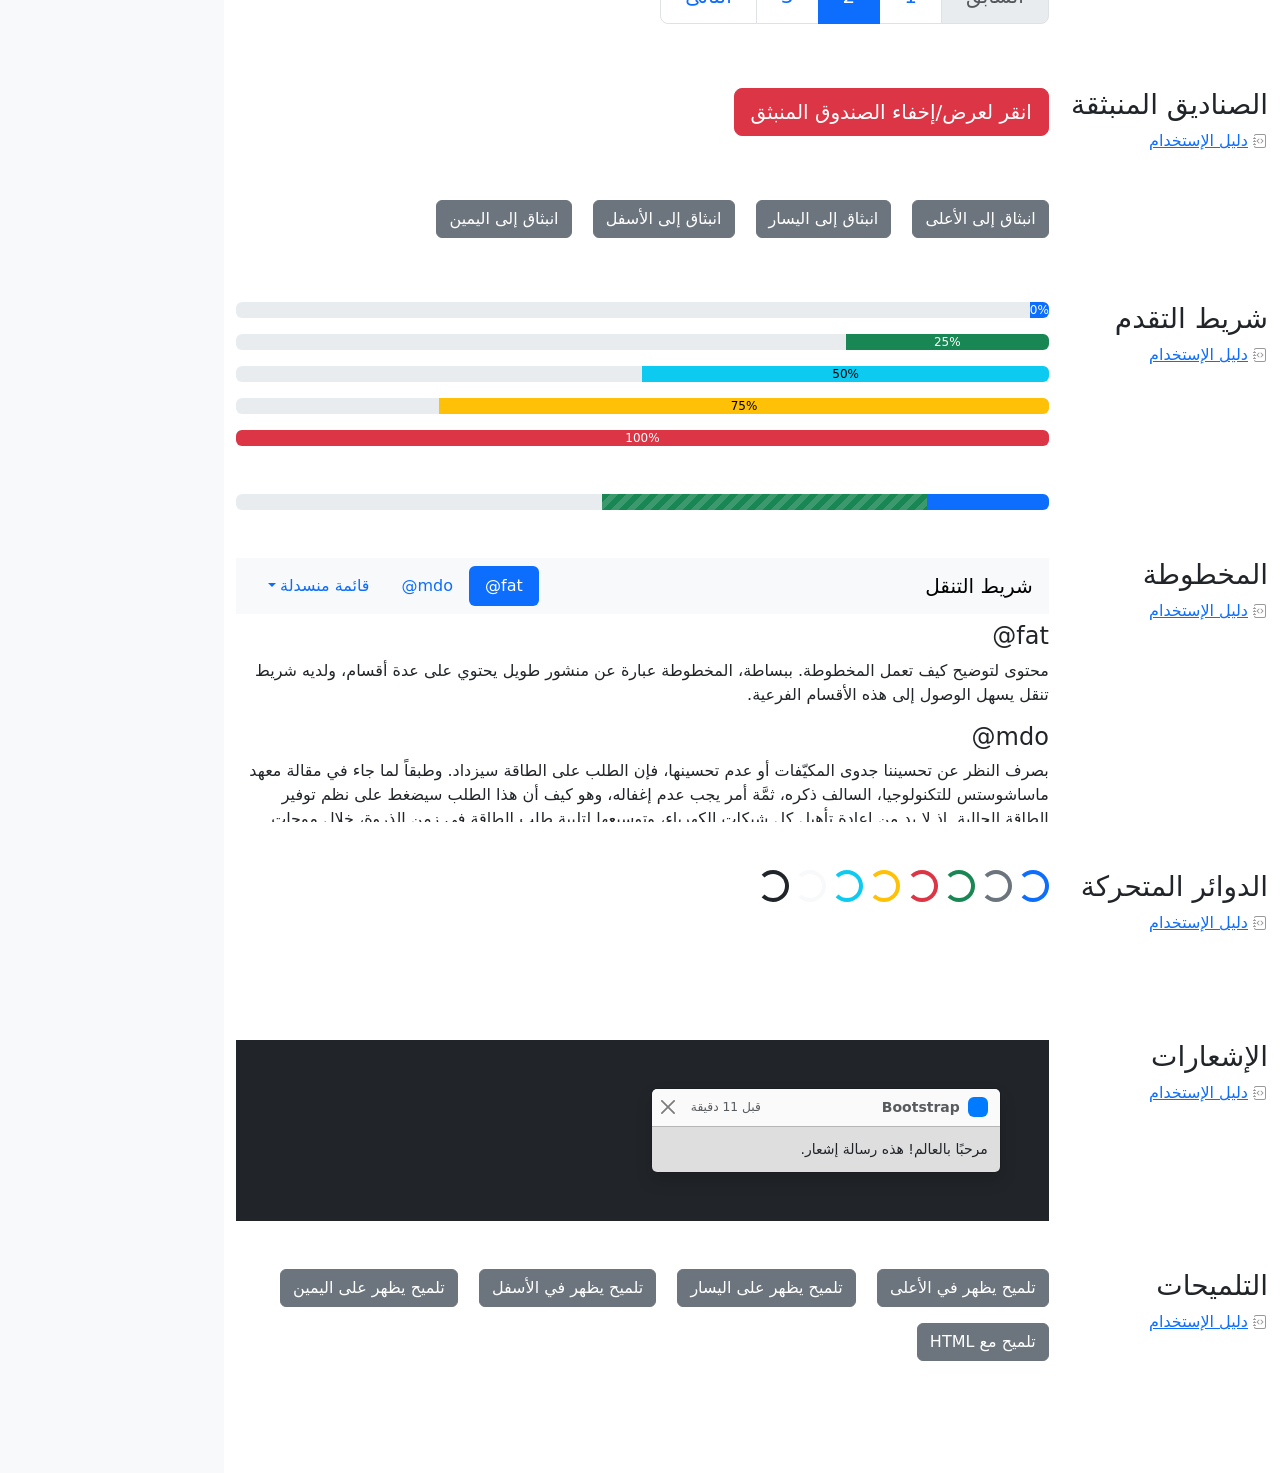
<file: bootstrap/cheatsheet-rtl/index.html>
<!doctype html>
<html lang="ar" dir="rtl" data-bs-theme="auto">
  <head>
    <meta charset="utf-8" />
    <meta name="viewport" content="width=device-width, initial-scale=1" />
    <meta name="description" content="" />
    <meta
      name="author"
      content="Mark Otto, Jacob Thornton, and Bootstrap contributors"
    />
    <meta name="generator" content="Astro v5.13.2" />
    <title>ورقة الغش · Bootstrap v5.3</title>
    <link
      rel="canonical"
      href="https://getbootstrap.com/docs/5.3/examples/cheatsheet-rtl/"
    />
    <script src="../assets/js/color-modes.js"></script>
    <link href="../assets/dist/css/bootstrap.rtl.min.css" rel="stylesheet" />
    <meta name="theme-color" content="#712cf9" />
    <link href="../cheatsheet/cheatsheet.rtl.css" rel="stylesheet" />
    <style>
      .bd-placeholder-img {
        font-size: 1.125rem;
        text-anchor: middle;
        -webkit-user-select: none;
        -moz-user-select: none;
        user-select: none;
      }
      @media (min-width: 768px) {
        .bd-placeholder-img-lg {
          font-size: 3.5rem;
        }
      }
      .b-example-divider {
        width: 100%;
        height: 3rem;
        background-color: #0000001a;
        border: solid rgba(0, 0, 0, 0.15);
        border-width: 1px 0;
        box-shadow:
          inset 0 0.5em 1.5em #0000001a,
          inset 0 0.125em 0.5em #00000026;
      }
      .b-example-vr {
        flex-shrink: 0;
        width: 1.5rem;
        height: 100vh;
      }
      .bi {
        vertical-align: -0.125em;
        fill: currentColor;
      }
      .nav-scroller {
        position: relative;
        z-index: 2;
        height: 2.75rem;
        overflow-y: hidden;
      }
      .nav-scroller .nav {
        display: flex;
        flex-wrap: nowrap;
        padding-bottom: 1rem;
        margin-top: -1px;
        overflow-x: auto;
        text-align: center;
        white-space: nowrap;
        -webkit-overflow-scrolling: touch;
      }
      .btn-bd-primary {
        --bd-violet-bg: #712cf9;
        --bd-violet-rgb: 112.520718, 44.062154, 249.437846;
        --bs-btn-font-weight: 600;
        --bs-btn-color: var(--bs-white);
        --bs-btn-bg: var(--bd-violet-bg);
        --bs-btn-border-color: var(--bd-violet-bg);
        --bs-btn-hover-color: var(--bs-white);
        --bs-btn-hover-bg: #6528e0;
        --bs-btn-hover-border-color: #6528e0;
        --bs-btn-focus-shadow-rgb: var(--bd-violet-rgb);
        --bs-btn-active-color: var(--bs-btn-hover-color);
        --bs-btn-active-bg: #5a23c8;
        --bs-btn-active-border-color: #5a23c8;
      }
      .bd-mode-toggle {
        z-index: 1500;
      }
      .bd-mode-toggle .bi {
        width: 1em;
        height: 1em;
      }
      .bd-mode-toggle .dropdown-menu .active .bi {
        display: block !important;
      }
    </style>
  </head>
  <body class="bg-body-tertiary">
    <svg xmlns="http://www.w3.org/2000/svg" class="d-none">
      <symbol id="check2" viewBox="0 0 16 16">
        <path
          d="M13.854 3.646a.5.5 0 0 1 0 .708l-7 7a.5.5 0 0 1-.708 0l-3.5-3.5a.5.5 0 1 1 .708-.708L6.5 10.293l6.646-6.647a.5.5 0 0 1 .708 0z"
        ></path>
      </symbol>
      <symbol id="circle-half" viewBox="0 0 16 16">
        <path
          d="M8 15A7 7 0 1 0 8 1v14zm0 1A8 8 0 1 1 8 0a8 8 0 0 1 0 16z"
        ></path>
      </symbol>
      <symbol id="moon-stars-fill" viewBox="0 0 16 16">
        <path
          d="M6 .278a.768.768 0 0 1 .08.858 7.208 7.208 0 0 0-.878 3.46c0 4.021 3.278 7.277 7.318 7.277.527 0 1.04-.055 1.533-.16a.787.787 0 0 1 .81.316.733.733 0 0 1-.031.893A8.349 8.349 0 0 1 8.344 16C3.734 16 0 12.286 0 7.71 0 4.266 2.114 1.312 5.124.06A.752.752 0 0 1 6 .278z"
        ></path>
        <path
          d="M10.794 3.148a.217.217 0 0 1 .412 0l.387 1.162c.173.518.579.924 1.097 1.097l1.162.387a.217.217 0 0 1 0 .412l-1.162.387a1.734 1.734 0 0 0-1.097 1.097l-.387 1.162a.217.217 0 0 1-.412 0l-.387-1.162A1.734 1.734 0 0 0 9.31 6.593l-1.162-.387a.217.217 0 0 1 0-.412l1.162-.387a1.734 1.734 0 0 0 1.097-1.097l.387-1.162zM13.863.099a.145.145 0 0 1 .274 0l.258.774c.115.346.386.617.732.732l.774.258a.145.145 0 0 1 0 .274l-.774.258a1.156 1.156 0 0 0-.732.732l-.258.774a.145.145 0 0 1-.274 0l-.258-.774a1.156 1.156 0 0 0-.732-.732l-.774-.258a.145.145 0 0 1 0-.274l.774-.258c.346-.115.617-.386.732-.732L13.863.1z"
        ></path>
      </symbol>
      <symbol id="sun-fill" viewBox="0 0 16 16">
        <path
          d="M8 12a4 4 0 1 0 0-8 4 4 0 0 0 0 8zM8 0a.5.5 0 0 1 .5.5v2a.5.5 0 0 1-1 0v-2A.5.5 0 0 1 8 0zm0 13a.5.5 0 0 1 .5.5v2a.5.5 0 0 1-1 0v-2A.5.5 0 0 1 8 13zm8-5a.5.5 0 0 1-.5.5h-2a.5.5 0 0 1 0-1h2a.5.5 0 0 1 .5.5zM3 8a.5.5 0 0 1-.5.5h-2a.5.5 0 0 1 0-1h2A.5.5 0 0 1 3 8zm10.657-5.657a.5.5 0 0 1 0 .707l-1.414 1.415a.5.5 0 1 1-.707-.708l1.414-1.414a.5.5 0 0 1 .707 0zm-9.193 9.193a.5.5 0 0 1 0 .707L3.05 13.657a.5.5 0 0 1-.707-.707l1.414-1.414a.5.5 0 0 1 .707 0zm9.193 2.121a.5.5 0 0 1-.707 0l-1.414-1.414a.5.5 0 0 1 .707-.707l1.414 1.414a.5.5 0 0 1 0 .707zM4.464 4.465a.5.5 0 0 1-.707 0L2.343 3.05a.5.5 0 1 1 .707-.707l1.414 1.414a.5.5 0 0 1 0 .708z"
        ></path>
      </symbol>
    </svg>
    <div
      class="dropdown position-fixed bottom-0 end-0 mb-3 me-3 bd-mode-toggle"
    >
      <button
        class="btn btn-bd-primary py-2 dropdown-toggle d-flex align-items-center"
        id="bd-theme"
        type="button"
        aria-expanded="false"
        data-bs-toggle="dropdown"
        aria-label="Toggle theme (auto)"
      >
        <svg class="bi my-1 theme-icon-active" aria-hidden="true">
          <use href="#circle-half"></use>
        </svg>
        <span class="visually-hidden" id="bd-theme-text">Toggle theme</span>
      </button>
      <ul
        class="dropdown-menu dropdown-menu-end shadow"
        aria-labelledby="bd-theme-text"
      >
        <li>
          <button
            type="button"
            class="dropdown-item d-flex align-items-center"
            data-bs-theme-value="light"
            aria-pressed="false"
          >
            <svg class="bi me-2 opacity-50" aria-hidden="true">
              <use href="#sun-fill"></use>
            </svg>
            Light
            <svg class="bi ms-auto d-none" aria-hidden="true">
              <use href="#check2"></use>
            </svg>
          </button>
        </li>
        <li>
          <button
            type="button"
            class="dropdown-item d-flex align-items-center"
            data-bs-theme-value="dark"
            aria-pressed="false"
          >
            <svg class="bi me-2 opacity-50" aria-hidden="true">
              <use href="#moon-stars-fill"></use>
            </svg>
            Dark
            <svg class="bi ms-auto d-none" aria-hidden="true">
              <use href="#check2"></use>
            </svg>
          </button>
        </li>
        <li>
          <button
            type="button"
            class="dropdown-item d-flex align-items-center active"
            data-bs-theme-value="auto"
            aria-pressed="true"
          >
            <svg class="bi me-2 opacity-50" aria-hidden="true">
              <use href="#circle-half"></use>
            </svg>
            Auto
            <svg class="bi ms-auto d-none" aria-hidden="true">
              <use href="#check2"></use>
            </svg>
          </button>
        </li>
      </ul>
    </div>
    <header
      class="bd-header bg-dark py-3 d-flex align-items-stretch border-bottom border-dark"
    >
      <div class="container-fluid d-flex align-items-center">
        <h1 class="d-flex align-items-center fs-4 text-white mb-0">
          <img
            src="../assets/brand/bootstrap-logo-white.svg"
            width="38"
            height="30"
            class="me-3"
            alt="Bootstrap"
          />
          ورقة الغش
        </h1>
        <a
          href="../examples/cheatsheet/"
          class="ms-auto link-light"
          hreflang="en"
          >جدول بيانات LTR</a
        >
      </div>
    </header>
    <aside
      class="bd-aside sticky-xl-top text-body-secondary align-self-start mb-3 mb-xl-5 px-2"
    >
      <h2 class="h6 pt-4 pb-3 mb-4 border-bottom">على هذه الصفحة</h2>
      <nav class="small" id="toc">
        <ul class="list-unstyled">
          <li class="my-2">
            <button
              type="button"
              class="btn d-inline-flex align-items-center collapsed border-0"
              data-bs-toggle="collapse"
              aria-expanded="false"
              data-bs-target="#contents-collapse"
              aria-controls="contents-collapse"
            >
              المحتوى
            </button>
            <ul class="list-unstyled ps-3 collapse" id="contents-collapse">
              <li>
                <a
                  class="d-inline-flex align-items-center rounded text-decoration-none"
                  href="#typography"
                  >النصوص</a
                >
              </li>
              <li>
                <a
                  class="d-inline-flex align-items-center rounded text-decoration-none"
                  href="#images"
                  >الصور</a
                >
              </li>
              <li>
                <a
                  class="d-inline-flex align-items-center rounded text-decoration-none"
                  href="#tables"
                  >الجداول</a
                >
              </li>
              <li>
                <a
                  class="d-inline-flex align-items-center rounded text-decoration-none"
                  href="#figures"
                  >النماذج البيانية</a
                >
              </li>
            </ul>
          </li>
          <li class="my-2">
            <button
              type="button"
              class="btn d-inline-flex align-items-center collapsed border-0"
              data-bs-toggle="collapse"
              aria-expanded="false"
              data-bs-target="#forms-collapse"
              aria-controls="forms-collapse"
            >
              النماذج
            </button>
            <ul class="list-unstyled ps-3 collapse" id="forms-collapse">
              <li>
                <a
                  class="d-inline-flex align-items-center rounded text-decoration-none"
                  href="#overview"
                  >نظرة عامة</a
                >
              </li>
              <li>
                <a
                  class="d-inline-flex align-items-center rounded text-decoration-none"
                  href="#disabled-forms"
                  >الحقول المعطلة</a
                >
              </li>
              <li>
                <a
                  class="d-inline-flex align-items-center rounded text-decoration-none"
                  href="#sizing"
                  >الأحجام</a
                >
              </li>
              <li>
                <a
                  class="d-inline-flex align-items-center rounded text-decoration-none"
                  href="#input-group"
                  >مجموعة الإدخال</a
                >
              </li>
              <li>
                <a
                  class="d-inline-flex align-items-center rounded text-decoration-none"
                  href="#floating-labels"
                  >الحقول ذوي العناوين العائمة</a
                >
              </li>
              <li>
                <a
                  class="d-inline-flex align-items-center rounded text-decoration-none"
                  href="#validation"
                  >التحقق</a
                >
              </li>
            </ul>
          </li>
          <li class="my-2">
            <button
              type="button"
              class="btn d-inline-flex align-items-center collapsed border-0"
              data-bs-toggle="collapse"
              aria-expanded="false"
              data-bs-target="#components-collapse"
              aria-controls="components-collapse"
            >
              مكونات
            </button>
            <ul class="list-unstyled ps-3 collapse" id="components-collapse">
              <li>
                <a
                  class="d-inline-flex align-items-center rounded text-decoration-none"
                  href="#accordion"
                  >المطوية</a
                >
              </li>
              <li>
                <a
                  class="d-inline-flex align-items-center rounded text-decoration-none"
                  href="#alerts"
                  >الإنذارات</a
                >
              </li>
              <li>
                <a
                  class="d-inline-flex align-items-center rounded text-decoration-none"
                  href="#badge"
                  >الشارة</a
                >
              </li>
              <li>
                <a
                  class="d-inline-flex align-items-center rounded text-decoration-none"
                  href="#breadcrumb"
                  >مسار التنقل التفصيلي</a
                >
              </li>
              <li>
                <a
                  class="d-inline-flex align-items-center rounded text-decoration-none"
                  href="#buttons"
                  >الأزرار</a
                >
              </li>
              <li>
                <a
                  class="d-inline-flex align-items-center rounded text-decoration-none"
                  href="#button-group"
                  >مجموعة الأزرار</a
                >
              </li>
              <li>
                <a
                  class="d-inline-flex align-items-center rounded text-decoration-none"
                  href="#card"
                  >البطاقة</a
                >
              </li>
              <li>
                <a
                  class="d-inline-flex align-items-center rounded text-decoration-none"
                  href="#carousel"
                  >شرائح العرض</a
                >
              </li>
              <li>
                <a
                  class="d-inline-flex align-items-center rounded text-decoration-none"
                  href="#dropdowns"
                  >القوائم المنسدلة</a
                >
              </li>
              <li>
                <a
                  class="d-inline-flex align-items-center rounded text-decoration-none"
                  href="#list-group"
                  >مجموعة العناصر</a
                >
              </li>
              <li>
                <a
                  class="d-inline-flex align-items-center rounded text-decoration-none"
                  href="#modal"
                  >الصندوق العائم</a
                >
              </li>
              <li>
                <a
                  class="d-inline-flex align-items-center rounded text-decoration-none"
                  href="#navs"
                  >التنقل</a
                >
              </li>
              <li>
                <a
                  class="d-inline-flex align-items-center rounded text-decoration-none"
                  href="#navbar"
                  >شريط التنقل</a
                >
              </li>
              <li>
                <a
                  class="d-inline-flex align-items-center rounded text-decoration-none"
                  href="#pagination"
                  >ترقيم الصفحات</a
                >
              </li>
              <li>
                <a
                  class="d-inline-flex align-items-center rounded text-decoration-none"
                  href="#popovers"
                  >الصناديق المنبثقة</a
                >
              </li>
              <li>
                <a
                  class="d-inline-flex align-items-center rounded text-decoration-none"
                  href="#progress"
                  >شريط التقدم</a
                >
              </li>
              <li>
                <a
                  class="d-inline-flex align-items-center rounded text-decoration-none"
                  href="#scrollspy"
                  >المخطوطة</a
                >
              </li>
              <li>
                <a
                  class="d-inline-flex align-items-center rounded text-decoration-none"
                  href="#spinners"
                  >الدوائر المتحركة</a
                >
              </li>
              <li>
                <a
                  class="d-inline-flex align-items-center rounded text-decoration-none"
                  href="#toasts"
                  >الإشعارات</a
                >
              </li>
              <li>
                <a
                  class="d-inline-flex align-items-center rounded text-decoration-none"
                  href="#tooltips"
                  >التلميحات</a
                >
              </li>
            </ul>
          </li>
        </ul>
      </nav>
    </aside>
    <main class="bd-cheatsheet container-fluid bg-body">
      <section id="content">
        <h2 class="sticky-xl-top fw-bold pt-3 pt-xl-5 pb-2 pb-xl-3">المحتوى</h2>
        <article class="my-3" id="typography">
          <div
            class="bd-heading sticky-xl-top align-self-start mt-5 mb-3 mt-xl-0 mb-xl-2"
          >
            <h3>النصوص</h3>
            <a
              class="d-flex align-items-center"
              hreflang="en"
              href="../content/typography"
              >دليل الإستخدام</a
            >
          </div>
          <div>
            <div class="bd-example-snippet bd-code-snippet">
              <div class="bd-example m-0 border-0">
                <p class="display-1">العرض 1</p>
                <p class="display-2">العرض 2</p>
                <p class="display-3">العرض 3</p>
                <p class="display-4">العرض 4</p>
                <p class="display-5">العرض 5</p>
                <p class="display-6">العرض 6</p>
              </div>
            </div>
            <div class="bd-example-snippet bd-code-snippet">
              <div class="bd-example m-0 border-0">
                <p class="h1">عنوان 1</p>
                <p class="h2">عنوان 2</p>
                <p class="h3">عنوان 3</p>
                <p class="h4">عنوان 4</p>
                <p class="h5">عنوان 5</p>
                <p class="h6">عنوان 6</p>
              </div>
            </div>
            <div class="bd-example-snippet bd-code-snippet">
              <div class="bd-example m-0 border-0">
                <p class="lead">
                  هذه قطعة إملائية متميزة، فهي مصممة لتكون بارزة من بين القطع
                  الإملائية الأخرى.
                </p>
              </div>
            </div>
            <div class="bd-example-snippet bd-code-snippet">
              <div class="bd-example m-0 border-0">
                <p>يمكنك استخدام تصنيف mark <mark>لتحديد</mark> نص.</p>
                <p>
                  <del>من المفترض أن يتم التعامل مع هذا السطر كنص محذوف.</del>
                </p>
                <p>
                  <s
                    >من المفترض أن يتم التعامل مع هذا السطر على أنه لم يعد
                    دقيقًا.</s
                  >
                </p>
                <p>
                  <ins
                    >من المفترض أن يتم التعامل مع هذا السطر كإضافة إلى
                    المستند.</ins
                  >
                </p>
                <p><u>سيتم عرض النص في هذا السطر كما وتحته خط.</u></p>
                <p>
                  <small
                    >من المفترض أن يتم التعامل مع هذا السطر على أنه يحوي تفاصيل
                    صغيرة.</small
                  >
                </p>
                <p><strong>هذا السطر يحوي نص عريض.</strong></p>
                <p><em>هذا السطر يحوي نص مائل.</em></p>
              </div>
            </div>
            <div class="bd-example-snippet bd-code-snippet">
              <div class="bd-example m-0 border-0">
                <hr />
              </div>
            </div>
            <div class="bd-example-snippet bd-code-snippet">
              <div class="bd-example m-0 border-0">
                <blockquote class="blockquote">
                  <p>إقتباس مبهر، موضوع في عنصر blockquote</p>
                  <footer class="blockquote-footer">
                    شخص مشهور في
                    <cite title="عنوان المصدر"> عنوان المصدر </cite>
                  </footer>
                </blockquote>
              </div>
            </div>
            <div class="bd-example-snippet bd-code-snippet">
              <div class="bd-example m-0 border-0">
                <ul class="list-unstyled">
                  <li>هذه قائمة عناصر.</li>
                  <li>بالرغم من أنها مصممة كي لا تظهر كذلك.</li>
                  <li>إلا أنها مجهزة كـ قائمة خلف الكواليس</li>
                  <li>هذا التصميم ينطبق فقد على القائمة الرئيسية</li>
                  <li>
                    القوائم الفرعية
                    <ul>
                      <li>لا تتأثر بهذا التصميم</li>
                      <li>فهي تظهر عليها علامات الترقيم</li>
                      <li>وتحتوي على مساحة فارغة بجوارها</li>
                    </ul>
                  </li>
                  <li>قد يكون هذا التصميم مفيدًا في بعض الأحيان.</li>
                </ul>
              </div>
            </div>
            <div class="bd-example-snippet bd-code-snippet">
              <div class="bd-example m-0 border-0">
                <ul class="list-inline">
                  <li class="list-inline-item">هذا عنصر في قائمة.</li>
                  <li class="list-inline-item">وهذا أيضًا.</li>
                  <li class="list-inline-item">لكنهم يظهرون متجاورين.</li>
                </ul>
              </div>
            </div>
          </div>
        </article>
        <article class="my-3" id="images">
          <div
            class="bd-heading sticky-xl-top align-self-start mt-5 mb-3 mt-xl-0 mb-xl-2"
          >
            <h3>الصور</h3>
            <a
              class="d-flex align-items-center"
              hreflang="en"
              href="../content/images"
              >دليل الإستخدام</a
            >
          </div>
          <div>
            <div class="bd-example-snippet bd-code-snippet">
              <div class="bd-example m-0 border-0">
                <svg
                  aria-label="Placeholder: صورة مستجيبة"
                  class="bd-placeholder-img bd-placeholder-img-lg img-fluid"
                  height="250"
                  preserveAspectRatio="xMidYMid slice"
                  role="img"
                  width="100%"
                  xmlns="http://www.w3.org/2000/svg"
                >
                  <title>Placeholder</title>
                  <rect width="100%" height="100%" fill="#868e96" />
                  <text x="50%" y="50%" fill="#dee2e6" dy=".3em">
                    صورة مستجيبة
                  </text>
                </svg>
              </div>
            </div>
            <div class="bd-example-snippet bd-code-snippet">
              <div class="bd-example m-0 border-0">
                <svg
                  aria-label="صورة عنصر نائب مربع عام مع حدود بيضاء حولها ، مما يجعلها تشبه صورة تم التقاطها بكاميرا فورية قديمة: 200x200"
                  class="bd-placeholder-img img-thumbnail"
                  height="200"
                  preserveAspectRatio="xMidYMid slice"
                  role="img"
                  width="200"
                  xmlns="http://www.w3.org/2000/svg"
                >
                  <title>
                    صورة عنصر نائب مربع عام مع حدود بيضاء حولها ، مما يجعلها
                    تشبه صورة تم التقاطها بكاميرا فورية قديمة
                  </title>
                  <rect width="100%" height="100%" fill="#868e96" />
                  <text x="50%" y="50%" fill="#dee2e6" dy=".3em">200x200</text>
                </svg>
              </div>
            </div>
          </div>
        </article>
        <article class="my-3" id="tables">
          <div
            class="bd-heading sticky-xl-top align-self-start mt-5 mb-3 mt-xl-0 mb-xl-2"
          >
            <h3>الجداول</h3>
            <a
              class="d-flex align-items-center"
              hreflang="en"
              href="../content/tables"
              >دليل الإستخدام</a
            >
          </div>
          <div>
            <div class="bd-example-snippet bd-code-snippet">
              <div class="bd-example m-0 border-0">
                <table class="table table-striped">
                  <thead>
                    <tr>
                      <th scope="col">#</th>
                      <th scope="col">الاسم الاول</th>
                      <th scope="col">الكنية</th>
                      <th scope="col">الاسم المستعار</th>
                    </tr>
                  </thead>
                  <tbody>
                    <tr>
                      <th scope="row">1</th>
                      <td>Mark</td>
                      <td>Otto</td>
                      <td><bdo lang="en" dir="ltr">@mdo</bdo></td>
                    </tr>
                    <tr>
                      <th scope="row">2</th>
                      <td>Jacob</td>
                      <td>Thornton</td>
                      <td><bdo lang="en" dir="ltr">@fat</bdo></td>
                    </tr>
                    <tr>
                      <th scope="row">3</th>
                      <td>John</td>
                      <td>Doe</td>
                      <td><bdo lang="en" dir="ltr">@social</bdo></td>
                    </tr>
                  </tbody>
                </table>
              </div>
            </div>
            <div class="bd-example-snippet bd-code-snippet">
              <div class="bd-example m-0 border-0">
                <table class="table table-dark table-borderless">
                  <thead>
                    <tr>
                      <th scope="col">#</th>
                      <th scope="col">الاسم الاول</th>
                      <th scope="col">الكنية</th>
                      <th scope="col">الاسم المستعار</th>
                    </tr>
                  </thead>
                  <tbody>
                    <tr>
                      <th scope="row">1</th>
                      <td>Mark</td>
                      <td>Otto</td>
                      <td><bdo lang="en" dir="ltr">@mdo</bdo></td>
                    </tr>
                    <tr>
                      <th scope="row">2</th>
                      <td>Jacob</td>
                      <td>Thornton</td>
                      <td><bdo lang="en" dir="ltr">@fat</bdo></td>
                    </tr>
                    <tr>
                      <th scope="row">3</th>
                      <td>John</td>
                      <td>Doe</td>
                      <td><bdo lang="en" dir="ltr">@social</bdo></td>
                    </tr>
                  </tbody>
                </table>
              </div>
            </div>
            <div class="bd-example-snippet bd-code-snippet">
              <div class="bd-example m-0 border-0">
                <table class="table table-hover">
                  <thead>
                    <tr>
                      <th scope="col">Class</th>
                      <th scope="col">عنوان</th>
                      <th scope="col">عنوان</th>
                    </tr>
                  </thead>
                  <tbody>
                    <tr>
                      <th scope="row">Default</th>
                      <td>خلية</td>
                      <td>خلية</td>
                    </tr>
                    <tr class="table-primary">
                      <th scope="row">Primary</th>
                      <td>خلية</td>
                      <td>خلية</td>
                    </tr>
                    <tr class="table-secondary">
                      <th scope="row">Secondary</th>
                      <td>خلية</td>
                      <td>خلية</td>
                    </tr>
                    <tr class="table-success">
                      <th scope="row">Success</th>
                      <td>خلية</td>
                      <td>خلية</td>
                    </tr>
                    <tr class="table-danger">
                      <th scope="row">Danger</th>
                      <td>خلية</td>
                      <td>خلية</td>
                    </tr>
                    <tr class="table-warning">
                      <th scope="row">Warning</th>
                      <td>خلية</td>
                      <td>خلية</td>
                    </tr>
                    <tr class="table-info">
                      <th scope="row">Info</th>
                      <td>خلية</td>
                      <td>خلية</td>
                    </tr>
                    <tr class="table-light">
                      <th scope="row">Light</th>
                      <td>خلية</td>
                      <td>خلية</td>
                    </tr>
                    <tr class="table-dark">
                      <th scope="row">Dark</th>
                      <td>خلية</td>
                      <td>خلية</td>
                    </tr>
                  </tbody>
                </table>
              </div>
            </div>
            <div class="bd-example-snippet bd-code-snippet">
              <div class="bd-example m-0 border-0">
                <table class="table table-sm table-bordered">
                  <thead>
                    <tr>
                      <th scope="col">#</th>
                      <th scope="col">الاسم الاول</th>
                      <th scope="col">الكنية</th>
                      <th scope="col">الاسم المستعار</th>
                    </tr>
                  </thead>
                  <tbody>
                    <tr>
                      <th scope="row">1</th>
                      <td>Mark</td>
                      <td>Otto</td>
                      <td><bdo lang="en" dir="ltr">@mdo</bdo></td>
                    </tr>
                    <tr>
                      <th scope="row">2</th>
                      <td>Jacob</td>
                      <td>Thornton</td>
                      <td><bdo lang="en" dir="ltr">@fat</bdo></td>
                    </tr>
                    <tr>
                      <th scope="row">3</th>
                      <td>John</td>
                      <td>Doe</td>
                      <td><bdo lang="en" dir="ltr">@social</bdo></td>
                    </tr>
                  </tbody>
                </table>
              </div>
            </div>
          </div>
        </article>
        <article class="my-3" id="figures">
          <div
            class="bd-heading sticky-xl-top align-self-start mt-5 mb-3 mt-xl-0 mb-xl-2"
          >
            <h3>النماذج البيانية</h3>
            <a
              class="d-flex align-items-center"
              hreflang="en"
              href="../content/figures"
              >دليل الإستخدام</a
            >
          </div>
          <div>
            <div class="bd-example-snippet bd-code-snippet">
              <div class="bd-example m-0 border-0">
                <figure class="figure">
                  <svg
                    aria-label="Placeholder: 400x300"
                    class="bd-placeholder-img figure-img img-fluid rounded"
                    height="300"
                    preserveAspectRatio="xMidYMid slice"
                    role="img"
                    width="400"
                    xmlns="http://www.w3.org/2000/svg"
                  >
                    <title>Placeholder</title>
                    <rect width="100%" height="100%" fill="#868e96" />
                    <text x="50%" y="50%" fill="#dee2e6" dy=".3em">
                      400x300
                    </text>
                  </svg>
                  <figcaption class="figure-caption">
                    شرح للصورة أعلاه.
                  </figcaption>
                </figure>
              </div>
            </div>
          </div>
        </article>
      </section>
      <section id="forms">
        <h2 class="sticky-xl-top fw-bold pt-3 pt-xl-5 pb-2 pb-xl-3">النماذج</h2>
        <article class="my-3" id="overview">
          <div
            class="bd-heading sticky-xl-top align-self-start mt-5 mb-3 mt-xl-0 mb-xl-2"
          >
            <h3>نظرة عامة</h3>
            <a
              class="d-flex align-items-center"
              hreflang="en"
              href="../forms/overview/"
              >دليل الإستخدام</a
            >
          </div>
          <div>
            <div class="bd-example-snippet bd-code-snippet">
              <div class="bd-example m-0 border-0">
                <form>
                  <div class="mb-3">
                    <label for="exampleInputEmail1" class="form-label"
                      >البريد الإلكتروني</label
                    >
                    <input
                      type="email"
                      class="form-control"
                      id="exampleInputEmail1"
                      aria-describedby="emailHelp"
                    />
                    <div id="emailHelp" class="form-text">
                      لن نقوم بمشاركة بريدك الإلكتروني مع أي شخص آخر.
                    </div>
                  </div>
                  <div class="mb-3">
                    <label for="exampleInputPassword1" class="form-label"
                      >كلمة السر</label
                    >
                    <input
                      type="password"
                      class="form-control"
                      id="exampleInputPassword1"
                    />
                  </div>
                  <div class="mb-3">
                    <label for="exampleSelect" class="form-label"
                      >قائمة اختيار</label
                    >
                    <select class="form-select" id="exampleSelect">
                      <option selected>افتح قائمة الاختيار هذه</option>
                      <option value="1">واحد</option>
                      <option value="2">اثنان</option>
                      <option value="3">ثلاثة</option>
                    </select>
                  </div>
                  <div class="mb-3 form-check">
                    <input
                      type="checkbox"
                      class="form-check-input"
                      id="exampleCheck1"
                    />
                    <label class="form-check-label" for="exampleCheck1"
                      >اخترني</label
                    >
                  </div>
                  <fieldset class="mb-3">
                    <legend>أزرار الاختيار الأحادي</legend>
                    <div class="form-check">
                      <input
                        type="radio"
                        name="radios"
                        class="form-check-input"
                        id="exampleRadio1"
                        checked
                      />
                      <label class="form-check-label" for="exampleRadio1"
                        >الخيار الافتراضي</label
                      >
                    </div>
                    <div class="mb-3 form-check">
                      <input
                        type="radio"
                        name="radios"
                        class="form-check-input"
                        id="exampleRadio2"
                      />
                      <label class="form-check-label" for="exampleRadio2"
                        >خيار آخر</label
                      >
                    </div>
                  </fieldset>
                  <div class="mb-3">
                    <label class="form-label" for="customFile">رفع</label>
                    <input type="file" class="form-control" id="customFile" />
                  </div>
                  <div class="mb-3 form-check form-switch">
                    <input
                      class="form-check-input"
                      type="checkbox"
                      role="switch"
                      id="switchCheckChecked"
                      checked
                    />
                    <label class="form-check-label" for="switchCheckChecked"
                      >زر على شكل مفتاح اختيار.</label
                    >
                  </div>
                  <div class="mb-3">
                    <label for="customRange3" class="form-label"
                      >مثال على حقل اختيار نطاقي</label
                    >
                    <input
                      type="range"
                      class="form-range"
                      min="0"
                      max="5"
                      step="0.5"
                      id="customRange3"
                    />
                  </div>
                  <button type="submit" class="btn btn-primary">إرسال</button>
                </form>
              </div>
            </div>
          </div>
        </article>
        <article class="my-3" id="disabled-forms">
          <div
            class="bd-heading sticky-xl-top align-self-start mt-5 mb-3 mt-xl-0 mb-xl-2"
          >
            <h3>الحقول المعطلة</h3>
            <a
              class="d-flex align-items-center"
              hreflang="en"
              href="../forms/overview/#disabled-forms"
              >دليل الإستخدام</a
            >
          </div>
          <div>
            <div class="bd-example-snippet bd-code-snippet">
              <div class="bd-example m-0 border-0">
                <form>
                  <fieldset
                    disabled
                    aria-label="مثال على مجموعة الحقول المعطلة"
                  >
                    <div class="mb-3">
                      <label for="disabledTextInput" class="form-label"
                        >حقل إدخال معطل</label
                      >
                      <input
                        type="text"
                        id="disabledTextInput"
                        class="form-control"
                        placeholder="حقل إدخال معطل"
                      />
                    </div>
                    <div class="mb-3">
                      <label for="disabledSelect" class="form-label"
                        >قائمة اختيار معطلة</label
                      >
                      <select id="disabledSelect" class="form-select">
                        <option>خيار معطل</option>
                      </select>
                    </div>
                    <div class="mb-3">
                      <div class="form-check">
                        <input
                          class="form-check-input"
                          type="checkbox"
                          id="disabledFieldsetCheck"
                          disabled
                        />
                        <label
                          class="form-check-label"
                          for="disabledFieldsetCheck"
                        >
                          زر اختيار معطل
                        </label>
                      </div>
                    </div>
                    <fieldset class="mb-3">
                      <legend>أزرار اختيار أحادي معطلين</legend>
                      <div class="form-check">
                        <input
                          type="radio"
                          name="radios"
                          class="form-check-input"
                          id="disabledRadio1"
                          disabled
                        />
                        <label class="form-check-label" for="disabledRadio1"
                          >خيار معطل</label
                        >
                      </div>
                      <div class="mb-3 form-check">
                        <input
                          type="radio"
                          name="radios"
                          class="form-check-input"
                          id="disabledRadio2"
                          disabled
                        />
                        <label class="form-check-label" for="disabledRadio2"
                          >خيار آخر معطل</label
                        >
                      </div>
                    </fieldset>
                    <div class="mb-3">
                      <label class="form-label" for="disabledCustomFile"
                        >رفع معطل</label
                      >
                      <input
                        type="file"
                        class="form-control"
                        id="disabledCustomFile"
                        disabled
                      />
                    </div>
                    <div class="mb-3 form-check form-switch">
                      <input
                        class="form-check-input"
                        type="checkbox"
                        role="switch"
                        id="disabledSwitchCheckChecked"
                        checked
                        disabled
                      />
                      <label
                        class="form-check-label"
                        for="disabledSwitchCheckChecked"
                        >زر معطل على شكل مفتاح اختيار.</label
                      >
                    </div>
                    <div class="mb-3">
                      <label for="disabledRange" class="form-label"
                        >حقل اختيار نطاقي معطل</label
                      >
                      <input
                        type="range"
                        class="form-range"
                        min="0"
                        max="5"
                        step="0.5"
                        id="disabledRange"
                      />
                    </div>
                    <button type="submit" class="btn btn-primary">إرسال</button>
                  </fieldset>
                </form>
              </div>
            </div>
          </div>
        </article>
        <article class="my-3" id="sizing">
          <div
            class="bd-heading sticky-xl-top align-self-start mt-5 mb-3 mt-xl-0 mb-xl-2"
          >
            <h3>الأحجام</h3>
            <a
              class="d-flex align-items-center"
              hreflang="en"
              href="../forms/form-control#sizing"
              >دليل الإستخدام</a
            >
          </div>
          <div>
            <div class="bd-example-snippet bd-code-snippet">
              <div class="bd-example m-0 border-0">
                <div class="mb-3">
                  <input
                    class="form-control form-control-lg"
                    type="text"
                    placeholder="حقل إدخال كبير"
                    aria-label=".form-control-lg مثال"
                  />
                </div>
                <div class="mb-3">
                  <select
                    class="form-select form-select-lg"
                    aria-label=".form-select-lg مثال"
                  >
                    <option selected>افتح قائمة الاختيار هذه</option>
                    <option value="1">واحد</option>
                    <option value="2">اثنان</option>
                    <option value="3">ثلاثة</option>
                  </select>
                </div>
                <div class="mb-3">
                  <input
                    type="file"
                    class="form-control form-control-lg"
                    aria-label="مثال على إدخال ملف كبير"
                  />
                </div>
              </div>
            </div>
            <div class="bd-example-snippet bd-code-snippet">
              <div class="bd-example m-0 border-0">
                <div class="mb-3">
                  <input
                    class="form-control form-control-sm"
                    type="text"
                    placeholder="حقل إدخال صغير"
                    aria-label=".form-control-sm مثال"
                  />
                </div>
                <div class="mb-3">
                  <select
                    class="form-select form-select-sm"
                    aria-label=".form-select-sm مثال"
                  >
                    <option selected>افتح قائمة الاختيار هذه</option>
                    <option value="1">واحد</option>
                    <option value="2">اثنان</option>
                    <option value="3">ثلاثة</option>
                  </select>
                </div>
                <div class="mb-3">
                  <input
                    type="file"
                    class="form-control form-control-sm"
                    aria-label="مثال على إدخال ملف صغير"
                  />
                </div>
              </div>
            </div>
          </div>
        </article>
        <article class="my-3" id="input-group">
          <div
            class="bd-heading sticky-xl-top align-self-start mt-5 mb-3 mt-xl-0 mb-xl-2"
          >
            <h3>مجموعة الإدخال</h3>
            <a
              class="d-flex align-items-center"
              hreflang="en"
              href="../forms/input-group"
              >دليل الإستخدام</a
            >
          </div>
          <div>
            <div class="bd-example-snippet bd-code-snippet">
              <div class="bd-example m-0 border-0">
                <div class="input-group mb-3">
                  <span class="input-group-text" id="basic-addon1"
                    >أنا اسمي</span
                  >
                  <input
                    type="text"
                    class="form-control"
                    placeholder="فلان الفلاني"
                    aria-label="الاسم"
                    aria-describedby="basic-addon1"
                  />
                </div>
                <div class="input-group mb-3">
                  <input
                    type="text"
                    class="form-control"
                    placeholder="أنا أحب الكعك والقهوة"
                    aria-label="الطعام المفضل"
                    aria-describedby="basic-addon2"
                  />
                  <span class="input-group-text" id="basic-addon2">وغيرها</span>
                </div>
                <label for="basic-url" class="form-label"
                  >عنوان حسابك الشخصي</label
                >
                <div class="input-group mb-3">
                  <input
                    type="text"
                    class="form-control"
                    id="basic-url"
                    aria-describedby="basic-addon3"
                  />
                  <span class="input-group-text" id="basic-addon3"
                    ><bdo lang="en" dir="ltr"
                      >https://example.com/users/</bdo
                    ></span
                  >
                </div>
                <div class="input-group mb-3">
                  <span class="input-group-text"
                    ><bdo lang="en" dir="ltr">.00</bdo></span
                  >
                  <input
                    type="text"
                    class="form-control"
                    aria-label="المبلغ (لأقرب دولار)"
                  />
                  <span class="input-group-text">$</span>
                </div>
                <div class="input-group">
                  <span class="input-group-text">مع textarea</span>
                  <textarea
                    class="form-control"
                    aria-label="مع textarea"
                  ></textarea>
                </div>
              </div>
            </div>
          </div>
        </article>
        <article class="my-3" id="floating-labels">
          <div
            class="bd-heading sticky-xl-top align-self-start mt-5 mb-3 mt-xl-0 mb-xl-2"
          >
            <h3>الحقول ذوي العناوين العائمة</h3>
            <a class="d-flex align-items-center" href="../forms/floating-labels"
              >دليل الإستخدام</a
            >
          </div>
          <div>
            <div class="bd-example-snippet bd-code-snippet">
              <div class="bd-example m-0 border-0">
                <form>
                  <div class="form-floating mb-3">
                    <input
                      type="email"
                      class="form-control"
                      id="floatingInput"
                      placeholder="name@example.com"
                    />
                    <label for="floatingInput">البريد الالكتروني</label>
                  </div>
                  <div class="form-floating">
                    <input
                      type="password"
                      class="form-control"
                      id="floatingPassword"
                      placeholder="كلمة السر"
                    />
                    <label for="floatingPassword">كلمة السر</label>
                  </div>
                </form>
              </div>
            </div>
          </div>
        </article>
        <article class="my-3" id="validation">
          <div
            class="bd-heading sticky-xl-top align-self-start mt-5 mb-3 mt-xl-0 mb-xl-2"
          >
            <h3>التحقق</h3>
            <a
              class="d-flex align-items-center"
              hreflang="en"
              href="../forms/validation"
              >دليل الإستخدام</a
            >
          </div>
          <div>
            <div class="bd-example-snippet bd-code-snippet">
              <div class="bd-example m-0 border-0">
                <form class="row g-3">
                  <div class="col-md-4">
                    <label for="validationServer01" class="form-label"
                      >الاسم الاول</label
                    >
                    <input
                      type="text"
                      class="form-control is-valid"
                      id="validationServer01"
                      value="Mark"
                      required
                    />
                    <div class="valid-feedback">يبدو صحيحًا!</div>
                  </div>
                  <div class="col-md-4">
                    <label for="validationServer02" class="form-label"
                      >الكنية</label
                    >
                    <input
                      type="text"
                      class="form-control is-valid"
                      id="validationServer02"
                      value="Otto"
                      required
                    />
                    <div class="valid-feedback">يبدو صحيحًا!</div>
                  </div>
                  <div class="col-md-4">
                    <label for="validationServerUsername" class="form-label"
                      >اسم المستخدم</label
                    >
                    <div class="input-group has-validation">
                      <input
                        type="text"
                        class="form-control is-invalid"
                        id="validationServerUsername"
                        aria-describedby="inputGroupPrepend3"
                        required
                      />
                      <span class="input-group-text" id="inputGroupPrepend3"
                        >@</span
                      >
                      <div class="invalid-feedback">
                        يرجى اختيار اسم مستخدم.
                      </div>
                    </div>
                  </div>
                  <div class="col-md-6">
                    <label for="validationServer03" class="form-label"
                      >مدينة</label
                    >
                    <input
                      type="text"
                      class="form-control is-invalid"
                      id="validationServer03"
                      required
                    />
                    <div class="invalid-feedback">يرجى إدخال مدينة صحيحة.</div>
                  </div>
                  <div class="col-md-3">
                    <label for="validationServer04" class="form-label"
                      >حالة</label
                    >
                    <select
                      class="form-select is-invalid"
                      id="validationServer04"
                      required
                    >
                      <option selected disabled value="">اختر...</option>
                      <option>...</option>
                    </select>
                    <div class="invalid-feedback">يرجى اختيار ولاية صحيحة.</div>
                  </div>
                  <div class="col-md-3">
                    <label for="validationServer05" class="form-label"
                      >الرمز البريدي</label
                    >
                    <input
                      type="text"
                      class="form-control is-invalid"
                      id="validationServer05"
                      required
                    />
                    <div class="invalid-feedback">
                      يرجى إدخال رمز بريدي صحيح.
                    </div>
                  </div>
                  <div class="col-12">
                    <div class="form-check">
                      <input
                        class="form-check-input is-invalid"
                        type="checkbox"
                        value=""
                        id="invalidCheck3"
                        required
                      />
                      <label class="form-check-label" for="invalidCheck3">
                        أوافق على الشروط والأحكام
                      </label>
                      <div class="invalid-feedback">
                        تجب الموافقة قبل إرسال النموذج.
                      </div>
                    </div>
                  </div>
                  <div class="col-12">
                    <button class="btn btn-primary" type="submit">
                      إرسال النموذج
                    </button>
                  </div>
                </form>
              </div>
            </div>
          </div>
        </article>
      </section>
      <section id="components">
        <h2 class="sticky-xl-top fw-bold pt-3 pt-xl-5 pb-2 pb-xl-3">العناصر</h2>
        <article class="my-3" id="accordion">
          <div
            class="bd-heading sticky-xl-top align-self-start mt-5 mb-3 mt-xl-0 mb-xl-2"
          >
            <h3>المطوية</h3>
            <a
              class="d-flex align-items-center"
              hreflang="en"
              href="../components/accordion"
              >دليل الإستخدام</a
            >
          </div>
          <div>
            <div class="bd-example-snippet bd-code-snippet">
              <div class="bd-example m-0 border-0">
                <div class="accordion" id="accordionExample">
                  <div class="accordion-item">
                    <h4 class="accordion-header">
                      <button
                        class="accordion-button"
                        type="button"
                        data-bs-toggle="collapse"
                        data-bs-target="#collapseOne"
                        aria-expanded="true"
                        aria-controls="collapseOne"
                      >
                        عنصر المطوية الأول
                      </button>
                    </h4>
                    <div
                      id="collapseOne"
                      class="accordion-collapse collapse show"
                      data-bs-parent="#accordionExample"
                    >
                      <div class="accordion-body">
                        <strong>هذا هو محتوى عنصر المطوية الأول.</strong> سيكون
                        المحتوى مخفيًا بشكل إفتراضي حتى يقوم Bootstrap بإضافة
                        الكلاسات اللازمة لكل عنصر في المطوية. هذه الكلاسات تتحكم
                        بالمظهر العام ووتتحكم أيضا بإظهار وإخفاء أقسام المطوية
                        عبر حركات CSS الإنتقالية. يمكنك تعديل أي من هذه عبر
                        كلاسات CSS خاصة بك، او عبر تغيير القيم الإفتراضية
                        المقدمة من Bootstrap. من الجدير بالذكر أنه يمكن وضع أي
                        كود HTML هنا، ولكن الحركة الإنتقالية قد تحد من
                        الoverflow.
                      </div>
                    </div>
                  </div>
                  <div class="accordion-item">
                    <h4 class="accordion-header">
                      <button
                        class="accordion-button collapsed"
                        type="button"
                        data-bs-toggle="collapse"
                        data-bs-target="#collapseTwo"
                        aria-expanded="false"
                        aria-controls="collapseTwo"
                      >
                        عنصر المطوية الثاني
                      </button>
                    </h4>
                    <div
                      id="collapseTwo"
                      class="accordion-collapse collapse"
                      data-bs-parent="#accordionExample"
                    >
                      <div class="accordion-body">
                        <strong>هذا هو محتوى عنصر المطوية الثاني.</strong> سيكون
                        المحتوى مخفيًا بشكل إفتراضي حتى يقوم Bootstrap بإضافة
                        الكلاسات اللازمة لكل عنصر في المطوية. هذه الكلاسات تتحكم
                        بالمظهر العام ووتتحكم أيضا بإظهار وإخفاء أقسام المطوية
                        عبر حركات CSS الإنتقالية. يمكنك تعديل أي من هذه عبر
                        كلاسات CSS خاصة بك، او عبر تغيير القيم الإفتراضية
                        المقدمة من Bootstrap. من الجدير بالذكر أنه يمكن وضع أي
                        كود HTML هنا، ولكن الحركة الإنتقالية قد تحد من
                        الoverflow.
                      </div>
                    </div>
                  </div>
                  <div class="accordion-item">
                    <h4 class="accordion-header">
                      <button
                        class="accordion-button collapsed"
                        type="button"
                        data-bs-toggle="collapse"
                        data-bs-target="#collapseThree"
                        aria-expanded="false"
                        aria-controls="collapseThree"
                      >
                        عنصر المطوية الثالث
                      </button>
                    </h4>
                    <div
                      id="collapseThree"
                      class="accordion-collapse collapse"
                      data-bs-parent="#accordionExample"
                    >
                      <div class="accordion-body">
                        <strong>هذا هو محتوى عنصر المطوية الثالث.</strong> سيكون
                        المحتوى مخفيًا بشكل إفتراضي حتى يقوم Bootstrap بإضافة
                        الكلاسات اللازمة لكل عنصر في المطوية. هذه الكلاسات تتحكم
                        بالمظهر العام ووتتحكم أيضا بإظهار وإخفاء أقسام المطوية
                        عبر حركات CSS الإنتقالية. يمكنك تعديل أي من هذه عبر
                        كلاسات CSS خاصة بك، او عبر تغيير القيم الإفتراضية
                        المقدمة من Bootstrap. من الجدير بالذكر أنه يمكن وضع أي
                        كود HTML هنا، ولكن الحركة الإنتقالية قد تحد من
                        الoverflow.
                      </div>
                    </div>
                  </div>
                </div>
              </div>
            </div>
          </div>
        </article>
        <article class="my-3" id="alerts">
          <div
            class="bd-heading sticky-xl-top align-self-start mt-5 mb-3 mt-xl-0 mb-xl-2"
          >
            <h3>الإنذارات</h3>
            <a
              class="d-flex align-items-center"
              hreflang="en"
              href="../components/alerts"
              >دليل الإستخدام</a
            >
          </div>
          <div>
            <div class="bd-example-snippet bd-code-snippet">
              <div class="bd-example m-0 border-0">
                <div
                  class="alert alert-primary alert-dismissible fade show"
                  role="alert"
                >
                  تنبيه primary بسيط مع
                  <a href="#" class="alert-link">رابط مثال</a>. أعطها نقرة إذا
                  أردت.
                  <button
                    type="button"
                    class="btn-close"
                    data-bs-dismiss="alert"
                    aria-label="قريب"
                  ></button>
                </div>

                <div
                  class="alert alert-secondary alert-dismissible fade show"
                  role="alert"
                >
                  تنبيه secondary بسيط مع
                  <a href="#" class="alert-link">رابط مثال</a>. أعطها نقرة إذا
                  أردت.
                  <button
                    type="button"
                    class="btn-close"
                    data-bs-dismiss="alert"
                    aria-label="قريب"
                  ></button>
                </div>

                <div
                  class="alert alert-success alert-dismissible fade show"
                  role="alert"
                >
                  تنبيه success بسيط مع
                  <a href="#" class="alert-link">رابط مثال</a>. أعطها نقرة إذا
                  أردت.
                  <button
                    type="button"
                    class="btn-close"
                    data-bs-dismiss="alert"
                    aria-label="قريب"
                  ></button>
                </div>

                <div
                  class="alert alert-danger alert-dismissible fade show"
                  role="alert"
                >
                  تنبيه danger بسيط مع
                  <a href="#" class="alert-link">رابط مثال</a>. أعطها نقرة إذا
                  أردت.
                  <button
                    type="button"
                    class="btn-close"
                    data-bs-dismiss="alert"
                    aria-label="قريب"
                  ></button>
                </div>

                <div
                  class="alert alert-warning alert-dismissible fade show"
                  role="alert"
                >
                  تنبيه warning بسيط مع
                  <a href="#" class="alert-link">رابط مثال</a>. أعطها نقرة إذا
                  أردت.
                  <button
                    type="button"
                    class="btn-close"
                    data-bs-dismiss="alert"
                    aria-label="قريب"
                  ></button>
                </div>

                <div
                  class="alert alert-info alert-dismissible fade show"
                  role="alert"
                >
                  تنبيه info بسيط مع
                  <a href="#" class="alert-link">رابط مثال</a>. أعطها نقرة إذا
                  أردت.
                  <button
                    type="button"
                    class="btn-close"
                    data-bs-dismiss="alert"
                    aria-label="قريب"
                  ></button>
                </div>

                <div
                  class="alert alert-light alert-dismissible fade show"
                  role="alert"
                >
                  تنبيه light بسيط مع
                  <a href="#" class="alert-link">رابط مثال</a>. أعطها نقرة إذا
                  أردت.
                  <button
                    type="button"
                    class="btn-close"
                    data-bs-dismiss="alert"
                    aria-label="قريب"
                  ></button>
                </div>

                <div
                  class="alert alert-dark alert-dismissible fade show"
                  role="alert"
                >
                  تنبيه dark بسيط مع
                  <a href="#" class="alert-link">رابط مثال</a>. أعطها نقرة إذا
                  أردت.
                  <button
                    type="button"
                    class="btn-close"
                    data-bs-dismiss="alert"
                    aria-label="قريب"
                  ></button>
                </div>
              </div>
            </div>
            <div class="bd-example-snippet bd-code-snippet">
              <div class="bd-example m-0 border-0">
                <div class="alert alert-success" role="alert">
                  <h4 class="alert-heading">أحسنت!</h4>
                  <p>
                    لقد نجحت في قراءة رسالة التنبيه المهمة هذه. سيتم تشغيل نص
                    المثال هذا لفترة أطول قليلاً حتى تتمكن من رؤية كيفية عمل
                    التباعد داخل التنبيه مع هذا النوع من المحتوى.
                  </p>
                  <hr />
                  <p class="mb-0">
                    كلما احتجت إلى ذلك ، تأكد من استخدام أدوات الهامش للحفاظ على
                    الأشياء لطيفة ومرتبة.
                  </p>
                </div>
              </div>
            </div>
          </div>
        </article>
        <article class="my-3" id="badge">
          <div
            class="bd-heading sticky-xl-top align-self-start mt-5 mb-3 mt-xl-0 mb-xl-2"
          >
            <h3>الشارة</h3>
            <a
              class="d-flex align-items-center"
              hreflang="en"
              href="../components/badge"
              >دليل الإستخدام</a
            >
          </div>
          <div>
            <div class="bd-example-snippet bd-code-snippet">
              <div class="bd-example m-0 border-0">
                <p class="h1">
                  مثال على عنوان <span class="badge bg-primary">جديد</span>
                </p>
                <p class="h2">
                  مثال على عنوان <span class="badge bg-secondary">جديد</span>
                </p>
                <p class="h3">
                  مثال على عنوان <span class="badge bg-success">جديد</span>
                </p>
                <p class="h4">
                  مثال على عنوان <span class="badge bg-danger">جديد</span>
                </p>
                <p class="h5">
                  مثال على عنوان <span class="badge text-bg-warning">جديد</span>
                </p>
                <p class="h6">
                  مثال على عنوان <span class="badge text-bg-info">جديد</span>
                </p>
                <p class="h6">
                  مثال على عنوان <span class="badge text-bg-light">جديد</span>
                </p>
                <p class="h6">
                  مثال على عنوان <span class="badge bg-dark">جديد</span>
                </p>
              </div>
            </div>
            <div class="bd-example-snippet bd-code-snippet">
              <div class="bd-example m-0 border-0">
                <span class="badge rounded-pill bg-primary">Primary</span>

                <span class="badge rounded-pill bg-secondary">Secondary</span>

                <span class="badge rounded-pill bg-success">Success</span>

                <span class="badge rounded-pill bg-danger">Danger</span>

                <span class="badge rounded-pill text-bg-warning">Warning</span>

                <span class="badge rounded-pill text-bg-info">Info</span>

                <span class="badge rounded-pill text-bg-light">Light</span>

                <span class="badge rounded-pill bg-dark">Dark</span>
              </div>
            </div>
          </div>
        </article>
        <article class="my-3" id="breadcrumb">
          <div
            class="bd-heading sticky-xl-top align-self-start mt-5 mb-3 mt-xl-0 mb-xl-2"
          >
            <h3>مسار التنقل التفصيلي (فتات الخبز)</h3>
            <a
              class="d-flex align-items-center"
              hreflang="en"
              href="../components/breadcrumb"
              >دليل الإستخدام</a
            >
          </div>
          <div>
            <div class="bd-example-snippet bd-code-snippet">
              <div class="bd-example m-0 border-0">
                <nav aria-label="فتات الخبز">
                  <ol class="breadcrumb">
                    <li class="breadcrumb-item">
                      <a href="#">الصفحة الرئيسية</a>
                    </li>
                    <li class="breadcrumb-item"><a href="#">المكتبة</a></li>
                    <li class="breadcrumb-item active" aria-current="page">
                      البيانات
                    </li>
                  </ol>
                </nav>
              </div>
            </div>
          </div>
        </article>
        <article class="my-3" id="buttons">
          <div
            class="bd-heading sticky-xl-top align-self-start mt-5 mb-3 mt-xl-0 mb-xl-2"
          >
            <h3>الأزرار</h3>
            <a
              class="d-flex align-items-center"
              hreflang="en"
              href="../components/buttons"
              >دليل الإستخدام</a
            >
          </div>
          <div>
            <div class="bd-example-snippet bd-code-snippet">
              <div class="bd-example m-0 border-0">
                <button type="button" class="btn btn-primary">Primary</button>

                <button type="button" class="btn btn-secondary">
                  Secondary
                </button>

                <button type="button" class="btn btn-success">Success</button>

                <button type="button" class="btn btn-danger">Danger</button>

                <button type="button" class="btn btn-warning">Warning</button>

                <button type="button" class="btn btn-info">Info</button>

                <button type="button" class="btn btn-light">Light</button>

                <button type="button" class="btn btn-dark">Dark</button>

                <button type="button" class="btn btn-link">رابط</button>
              </div>
            </div>
            <div class="bd-example-snippet bd-code-snippet">
              <div class="bd-example m-0 border-0">
                <button type="button" class="btn btn-outline-primary">
                  Primary
                </button>

                <button type="button" class="btn btn-outline-secondary">
                  Secondary
                </button>

                <button type="button" class="btn btn-outline-success">
                  Success
                </button>

                <button type="button" class="btn btn-outline-danger">
                  Danger
                </button>

                <button type="button" class="btn btn-outline-warning">
                  Warning
                </button>

                <button type="button" class="btn btn-outline-info">Info</button>

                <button type="button" class="btn btn-outline-light">
                  Light
                </button>

                <button type="button" class="btn btn-outline-dark">Dark</button>
              </div>
            </div>
            <div class="bd-example-snippet bd-code-snippet">
              <div class="bd-example m-0 border-0">
                <button type="button" class="btn btn-primary btn-sm">
                  زر صغير
                </button>
                <button type="button" class="btn btn-primary">زر قياسي</button>
                <button type="button" class="btn btn-primary btn-lg">
                  زر كبير
                </button>
              </div>
            </div>
          </div>
        </article>
        <article class="my-3" id="button-group">
          <div
            class="bd-heading sticky-xl-top align-self-start mt-5 mb-3 mt-xl-0 mb-xl-2"
          >
            <h3>مجموعة الأزرار</h3>
            <a
              class="d-flex align-items-center"
              hreflang="en"
              href="../components/button-group"
              >دليل الإستخدام</a
            >
          </div>
          <div>
            <div class="bd-example-snippet bd-code-snippet">
              <div class="bd-example m-0 border-0">
                <div
                  class="btn-toolbar"
                  role="toolbar"
                  aria-label="شريط أدوات مع مجموعات أزرار"
                >
                  <div
                    class="btn-group me-2"
                    role="group"
                    aria-label="المجموعة الأولى"
                  >
                    <button type="button" class="btn btn-secondary">1</button>
                    <button type="button" class="btn btn-secondary">2</button>
                    <button type="button" class="btn btn-secondary">3</button>
                    <button type="button" class="btn btn-secondary">4</button>
                  </div>
                  <div
                    class="btn-group me-2"
                    role="group"
                    aria-label="المجموعة الثانية"
                  >
                    <button type="button" class="btn btn-secondary">5</button>
                    <button type="button" class="btn btn-secondary">6</button>
                    <button type="button" class="btn btn-secondary">7</button>
                  </div>
                  <div
                    class="btn-group"
                    role="group"
                    aria-label="المجموعة الثالثة"
                  >
                    <button type="button" class="btn btn-secondary">8</button>
                  </div>
                </div>
              </div>
            </div>
          </div>
        </article>
        <article class="my-3" id="card">
          <div
            class="bd-heading sticky-xl-top align-self-start mt-5 mb-3 mt-xl-0 mb-xl-2"
          >
            <h3>البطاقة</h3>
            <a
              class="d-flex align-items-center"
              hreflang="en"
              href="../components/card"
              >دليل الإستخدام</a
            >
          </div>
          <div>
            <div class="bd-example-snippet bd-code-snippet">
              <div class="bd-example m-0 border-0">
                <div class="row row-cols-1 row-cols-md-2 g-4">
                  <div class="col">
                    <div class="card">
                      <svg
                        aria-label="Placeholder: غطاء الصورة"
                        class="bd-placeholder-img card-img-top"
                        height="180"
                        preserveAspectRatio="xMidYMid slice"
                        role="img"
                        width="100%"
                        xmlns="http://www.w3.org/2000/svg"
                      >
                        <title>Placeholder</title>
                        <rect width="100%" height="100%" fill="#868e96" />
                        <text x="50%" y="50%" fill="#dee2e6" dy=".3em">
                          غطاء الصورة
                        </text>
                      </svg>
                      <div class="card-body">
                        <h5 class="card-title">عنوان البطاقة</h5>
                        <p class="card-text">
                          بعض الأمثلة السريعة للنصوص للبناء على عنوان البطاقة
                          وتشكيل الجزء الأكبر من محتوى البطاقة.
                        </p>
                        <a href="#" class="btn btn-primary">اذهب لمكان ما</a>
                      </div>
                    </div>
                  </div>
                  <div class="col">
                    <div class="card">
                      <div class="card-header">متميز</div>
                      <div class="card-body">
                        <h5 class="card-title">عنوان البطاقة</h5>
                        <p class="card-text">
                          بعض الأمثلة السريعة للنصوص للبناء على عنوان البطاقة
                          وتشكيل الجزء الأكبر من محتوى البطاقة.
                        </p>
                        <a href="#" class="btn btn-primary">اذهب لمكان ما</a>
                      </div>
                      <div class="card-footer text-body-secondary">
                        منذ يومان
                      </div>
                    </div>
                  </div>
                  <div class="col">
                    <div class="card">
                      <div class="card-body">
                        <h5 class="card-title">عنوان البطاقة</h5>
                        <p class="card-text">
                          بعض الأمثلة السريعة للنصوص للبناء على عنوان البطاقة
                          وتشكيل الجزء الأكبر من محتوى البطاقة.
                        </p>
                      </div>
                      <ul class="list-group list-group-flush">
                        <li class="list-group-item">عنصر</li>
                        <li class="list-group-item">عنصر آخر</li>
                        <li class="list-group-item">عنصر ثالث</li>
                      </ul>
                      <div class="card-body">
                        <a href="#" class="card-link">رابط البطاقة</a>
                        <a href="#" class="card-link">رابط آخر</a>
                      </div>
                    </div>
                  </div>
                  <div class="col">
                    <div class="card">
                      <div class="row g-0">
                        <div class="col-md-4">
                          <svg
                            aria-label="Placeholder: صورة"
                            class="bd-placeholder-img"
                            height="250"
                            preserveAspectRatio="xMidYMid slice"
                            role="img"
                            width="100%"
                            xmlns="http://www.w3.org/2000/svg"
                          >
                            <title>Placeholder</title>
                            <rect width="100%" height="100%" fill="#868e96" />
                            <text x="50%" y="50%" fill="#dee2e6" dy=".3em">
                              صورة
                            </text>
                          </svg>
                        </div>
                        <div class="col-md-8">
                          <div class="card-body">
                            <h5 class="card-title">عنوان البطاقة</h5>
                            <p class="card-text">
                              هذه بطاقة أعرض مع نص داعم تحتها كمقدمة طبيعية
                              لمحتوى إضافي. هذا المحتوى أطول قليلاً.
                            </p>
                            <p class="card-text">
                              <small class="text-body-secondary"
                                >آخر تحديث منذ 3 دقائق</small
                              >
                            </p>
                          </div>
                        </div>
                      </div>
                    </div>
                  </div>
                </div>
              </div>
            </div>
          </div>
        </article>
        <article class="my-3" id="carousel">
          <div
            class="bd-heading sticky-xl-top align-self-start mt-5 mb-3 mt-xl-0 mb-xl-2"
          >
            <h3>شرائح العرض</h3>
            <a
              class="d-flex align-items-center"
              hreflang="en"
              href="../components/carousel"
              >دليل الإستخدام</a
            >
          </div>
          <div>
            <div class="bd-example-snippet bd-code-snippet">
              <div class="bd-example m-0 border-0">
                <div
                  id="carouselExampleCaptions"
                  class="carousel slide"
                  data-bs-ride="carousel"
                >
                  <div class="carousel-indicators">
                    <button
                      type="button"
                      data-bs-target="#carouselExampleCaptions"
                      data-bs-slide-to="0"
                      class="active"
                      aria-current="true"
                      aria-label="الشريحة الأولى"
                    ></button>
                    <button
                      type="button"
                      data-bs-target="#carouselExampleCaptions"
                      data-bs-slide-to="1"
                      aria-label="الشريحة الثانية"
                    ></button>
                    <button
                      type="button"
                      data-bs-target="#carouselExampleCaptions"
                      data-bs-slide-to="2"
                      aria-label="الشريحة الثالثة"
                    ></button>
                  </div>
                  <div class="carousel-inner">
                    <div class="carousel-item active">
                      <svg
                        aria-label="Placeholder: الشريحة الأولى"
                        class="bd-placeholder-img bd-placeholder-img-lg d-block w-100"
                        height="400"
                        preserveAspectRatio="xMidYMid slice"
                        role="img"
                        width="800"
                        xmlns="http://www.w3.org/2000/svg"
                      >
                        <title>Placeholder</title>
                        <rect width="100%" height="100%" fill="#777" />
                        <text x="50%" y="50%" fill="#555" dy=".3em">
                          الشريحة الأولى
                        </text>
                      </svg>
                      <div class="carousel-caption d-none d-md-block">
                        <h5>عنوان الشريحة الأولى</h5>
                        <p>محتوى وصفي يعبئ فراغ الشريحة الأولى.</p>
                      </div>
                    </div>
                    <div class="carousel-item">
                      <svg
                        aria-label="Placeholder: الشريحة الثانية"
                        class="bd-placeholder-img bd-placeholder-img-lg d-block w-100"
                        height="400"
                        preserveAspectRatio="xMidYMid slice"
                        role="img"
                        width="800"
                        xmlns="http://www.w3.org/2000/svg"
                      >
                        <title>Placeholder</title>
                        <rect width="100%" height="100%" fill="#666" />
                        <text x="50%" y="50%" fill="#444" dy=".3em">
                          الشريحة الثانية
                        </text>
                      </svg>
                      <div class="carousel-caption d-none d-md-block">
                        <h5>عنوان الشريحة الثانية</h5>
                        <p>محتوى وصفي يعبئ فراغ الشريحة الأولى.</p>
                      </div>
                    </div>
                    <div class="carousel-item">
                      <svg
                        aria-label="Placeholder: الشريحة الثالثة"
                        class="bd-placeholder-img bd-placeholder-img-lg d-block w-100"
                        height="400"
                        preserveAspectRatio="xMidYMid slice"
                        role="img"
                        width="800"
                        xmlns="http://www.w3.org/2000/svg"
                      >
                        <title>Placeholder</title>
                        <rect width="100%" height="100%" fill="#555" />
                        <text x="50%" y="50%" fill="#333" dy=".3em">
                          الشريحة الثالثة
                        </text>
                      </svg>
                      <div class="carousel-caption d-none d-md-block">
                        <h5>عنوان الشريحة الثالثة</h5>
                        <p>محتوى وصفي يعبئ فراغ الشريحة الأولى.</p>
                      </div>
                    </div>
                  </div>
                  <button
                    class="carousel-control-prev"
                    type="button"
                    data-bs-target="#carouselExampleCaptions"
                    data-bs-slide="prev"
                  >
                    <span
                      class="carousel-control-prev-icon"
                      aria-hidden="true"
                    ></span>
                    <span class="visually-hidden">السابق</span>
                  </button>
                  <button
                    class="carousel-control-next"
                    type="button"
                    data-bs-target="#carouselExampleCaptions"
                    data-bs-slide="next"
                  >
                    <span
                      class="carousel-control-next-icon"
                      aria-hidden="true"
                    ></span>
                    <span class="visually-hidden">التالي</span>
                  </button>
                </div>
              </div>
            </div>
          </div>
        </article>
        <article class="my-3" id="dropdowns">
          <div
            class="bd-heading sticky-xl-top align-self-start mt-5 mb-3 mt-xl-0 mb-xl-2"
          >
            <h3>القوائم المنسدلة</h3>
            <a
              class="d-flex align-items-center"
              hreflang="en"
              href="../components/dropdowns"
              >دليل الإستخدام</a
            >
          </div>
          <div>
            <div class="bd-example-snippet bd-code-snippet">
              <div class="bd-example m-0 border-0">
                <div
                  class="btn-group w-100 align-items-center justify-content-between flex-wrap me-0"
                >
                  <div class="dropdown">
                    <button
                      class="btn btn-secondary btn-sm dropdown-toggle"
                      type="button"
                      data-bs-toggle="dropdown"
                      aria-expanded="false"
                    >
                      زر القائمة المنسدلة
                    </button>
                    <ul class="dropdown-menu">
                      <li>
                        <h6 class="dropdown-header">عنوان القائمة المنسدلة</h6>
                      </li>
                      <li><a class="dropdown-item" href="#">عمل</a></li>
                      <li><a class="dropdown-item" href="#">عمل آخر</a></li>
                      <li><a class="dropdown-item" href="#">شيء آخر هنا</a></li>
                      <li><hr class="dropdown-divider" /></li>
                      <li><a class="dropdown-item" href="#">رابط منفصل</a></li>
                    </ul>
                  </div>
                  <div class="dropdown">
                    <button
                      class="btn btn-secondary dropdown-toggle"
                      type="button"
                      data-bs-toggle="dropdown"
                      aria-expanded="false"
                    >
                      زر القائمة المنسدلة
                    </button>
                    <ul class="dropdown-menu">
                      <li>
                        <h6 class="dropdown-header">عنوان القائمة المنسدلة</h6>
                      </li>
                      <li><a class="dropdown-item" href="#">عمل</a></li>
                      <li><a class="dropdown-item" href="#">عمل آخر</a></li>
                      <li><a class="dropdown-item" href="#">شيء آخر هنا</a></li>
                      <li><hr class="dropdown-divider" /></li>
                      <li><a class="dropdown-item" href="#">رابط منفصل</a></li>
                    </ul>
                  </div>
                  <div class="dropdown">
                    <button
                      class="btn btn-secondary btn-lg dropdown-toggle"
                      type="button"
                      data-bs-toggle="dropdown"
                      aria-expanded="false"
                    >
                      زر القائمة المنسدلة
                    </button>
                    <ul class="dropdown-menu">
                      <li>
                        <h6 class="dropdown-header">عنوان القائمة المنسدلة</h6>
                      </li>
                      <li><a class="dropdown-item" href="#">عمل</a></li>
                      <li><a class="dropdown-item" href="#">عمل آخر</a></li>
                      <li><a class="dropdown-item" href="#">شيء آخر هنا</a></li>
                      <li><hr class="dropdown-divider" /></li>
                      <li><a class="dropdown-item" href="#">رابط منفصل</a></li>
                    </ul>
                  </div>
                </div>
              </div>
            </div>
            <div class="bd-example-snippet bd-code-snippet">
              <div class="bd-example m-0 border-0">
                <div class="btn-group">
                  <button type="button" class="btn btn-primary">Primary</button>
                  <button
                    type="button"
                    class="btn btn-primary dropdown-toggle dropdown-toggle-split"
                    data-bs-toggle="dropdown"
                    aria-expanded="false"
                  >
                    <span class="visually-hidden">تبديل القائمة المنسدلة</span>
                  </button>
                  <ul class="dropdown-menu">
                    <li><a class="dropdown-item" href="#">عمل</a></li>
                    <li><a class="dropdown-item" href="#">عمل آخر</a></li>
                    <li><a class="dropdown-item" href="#">شيء آخر هنا</a></li>
                  </ul>
                </div>
                <!-- /btn-group -->
                <div class="btn-group">
                  <button type="button" class="btn btn-secondary">
                    Secondary
                  </button>
                  <button
                    type="button"
                    class="btn btn-secondary dropdown-toggle dropdown-toggle-split"
                    data-bs-toggle="dropdown"
                    aria-expanded="false"
                  >
                    <span class="visually-hidden">تبديل القائمة المنسدلة</span>
                  </button>
                  <ul class="dropdown-menu">
                    <li><a class="dropdown-item" href="#">عمل</a></li>
                    <li><a class="dropdown-item" href="#">عمل آخر</a></li>
                    <li><a class="dropdown-item" href="#">شيء آخر هنا</a></li>
                  </ul>
                </div>
                <!-- /btn-group -->
                <div class="btn-group">
                  <button type="button" class="btn btn-success">Success</button>
                  <button
                    type="button"
                    class="btn btn-success dropdown-toggle dropdown-toggle-split"
                    data-bs-toggle="dropdown"
                    aria-expanded="false"
                  >
                    <span class="visually-hidden">تبديل القائمة المنسدلة</span>
                  </button>
                  <ul class="dropdown-menu">
                    <li><a class="dropdown-item" href="#">عمل</a></li>
                    <li><a class="dropdown-item" href="#">عمل آخر</a></li>
                    <li><a class="dropdown-item" href="#">شيء آخر هنا</a></li>
                  </ul>
                </div>
                <!-- /btn-group -->
                <div class="btn-group">
                  <button type="button" class="btn btn-info">Info</button>
                  <button
                    type="button"
                    class="btn btn-info dropdown-toggle dropdown-toggle-split"
                    data-bs-toggle="dropdown"
                    aria-expanded="false"
                  >
                    <span class="visually-hidden">تبديل القائمة المنسدلة</span>
                  </button>
                  <ul class="dropdown-menu">
                    <li><a class="dropdown-item" href="#">عمل</a></li>
                    <li><a class="dropdown-item" href="#">عمل آخر</a></li>
                    <li><a class="dropdown-item" href="#">شيء آخر هنا</a></li>
                  </ul>
                </div>
                <!-- /btn-group -->
                <div class="btn-group">
                  <button type="button" class="btn btn-warning">Warning</button>
                  <button
                    type="button"
                    class="btn btn-warning dropdown-toggle dropdown-toggle-split"
                    data-bs-toggle="dropdown"
                    aria-expanded="false"
                  >
                    <span class="visually-hidden">تبديل القائمة المنسدلة</span>
                  </button>
                  <ul class="dropdown-menu">
                    <li><a class="dropdown-item" href="#">عمل</a></li>
                    <li><a class="dropdown-item" href="#">عمل آخر</a></li>
                    <li><a class="dropdown-item" href="#">شيء آخر هنا</a></li>
                  </ul>
                </div>
                <!-- /btn-group -->
                <div class="btn-group">
                  <button type="button" class="btn btn-danger">Danger</button>
                  <button
                    type="button"
                    class="btn btn-danger dropdown-toggle dropdown-toggle-split"
                    data-bs-toggle="dropdown"
                    aria-expanded="false"
                  >
                    <span class="visually-hidden">تبديل القائمة المنسدلة</span>
                  </button>
                  <ul class="dropdown-menu">
                    <li><a class="dropdown-item" href="#">عمل</a></li>
                    <li><a class="dropdown-item" href="#">عمل آخر</a></li>
                    <li><a class="dropdown-item" href="#">شيء آخر هنا</a></li>
                  </ul>
                </div>
                <!-- /btn-group -->
              </div>
            </div>
            <div class="bd-example-snippet bd-code-snippet">
              <div class="bd-example m-0 border-0">
                <div
                  class="btn-group w-100 align-items-center justify-content-between flex-wrap me-0"
                >
                  <div class="dropend">
                    <button
                      class="btn btn-secondary dropdown-toggle"
                      type="button"
                      data-bs-toggle="dropdown"
                      aria-expanded="false"
                    >
                      زر القائمة المنسدلة لليسار
                    </button>
                    <ul class="dropdown-menu">
                      <li>
                        <h6 class="dropdown-header">عنوان القائمة المنسدلة</h6>
                      </li>
                      <li><a class="dropdown-item" href="#">عمل</a></li>
                      <li><a class="dropdown-item" href="#">عمل آخر</a></li>
                      <li><a class="dropdown-item" href="#">شيء آخر هنا</a></li>
                      <li><hr class="dropdown-divider" /></li>
                      <li><a class="dropdown-item" href="#">رابط منفصل</a></li>
                    </ul>
                  </div>
                  <div class="dropup">
                    <button
                      class="btn btn-secondary dropdown-toggle"
                      type="button"
                      data-bs-toggle="dropdown"
                      aria-expanded="false"
                    >
                      زر القائمة المنسدلة للأعلى
                    </button>
                    <ul class="dropdown-menu">
                      <li>
                        <h6 class="dropdown-header">عنوان القائمة المنسدلة</h6>
                      </li>
                      <li><a class="dropdown-item" href="#">عمل</a></li>
                      <li><a class="dropdown-item" href="#">عمل آخر</a></li>
                      <li><a class="dropdown-item" href="#">شيء آخر هنا</a></li>
                      <li><hr class="dropdown-divider" /></li>
                      <li><a class="dropdown-item" href="#">رابط منفصل</a></li>
                    </ul>
                  </div>
                  <div class="dropstart">
                    <button
                      class="btn btn-secondary dropdown-toggle"
                      type="button"
                      data-bs-toggle="dropdown"
                      aria-expanded="false"
                    >
                      زر القائمة المنسدلة لليمين
                    </button>
                    <ul class="dropdown-menu">
                      <li>
                        <h6 class="dropdown-header">عنوان القائمة المنسدلة</h6>
                      </li>
                      <li><a class="dropdown-item" href="#">عمل</a></li>
                      <li><a class="dropdown-item" href="#">عمل آخر</a></li>
                      <li><a class="dropdown-item" href="#">شيء آخر هنا</a></li>
                      <li><hr class="dropdown-divider" /></li>
                      <li><a class="dropdown-item" href="#">رابط منفصل</a></li>
                    </ul>
                  </div>
                </div>
              </div>
            </div>
            <div class="bd-example-snippet bd-code-snippet">
              <div class="bd-example m-0 border-0">
                <div class="btn-group">
                  <div class="dropdown">
                    <button
                      class="btn btn-secondary dropdown-toggle"
                      type="button"
                      data-bs-toggle="dropdown"
                      aria-expanded="false"
                    >
                      قائمة منسدلة بمحاذاة نهاية الزر
                    </button>
                    <ul class="dropdown-menu dropdown-menu-end">
                      <li>
                        <h6 class="dropdown-header">عنوان القائمة المنسدلة</h6>
                      </li>
                      <li><a class="dropdown-item" href="#">عمل</a></li>
                      <li><a class="dropdown-item" href="#">عمل آخر</a></li>
                      <li><hr class="dropdown-divider" /></li>
                      <li><a class="dropdown-item" href="#">رابط منفصل</a></li>
                    </ul>
                  </div>
                </div>
              </div>
            </div>
          </div>
        </article>
        <article class="my-3" id="list-group">
          <div
            class="bd-heading sticky-xl-top align-self-start mt-5 mb-3 mt-xl-0 mb-xl-2"
          >
            <h3>مجموعة العناصر</h3>
            <a
              class="d-flex align-items-center"
              hreflang="en"
              href="../components/list-group"
              >دليل الإستخدام</a
            >
          </div>
          <div>
            <div class="bd-example-snippet bd-code-snippet">
              <div class="bd-example m-0 border-0">
                <ul class="list-group">
                  <li class="list-group-item disabled" aria-disabled="true">
                    عنصر معطل
                  </li>
                  <li class="list-group-item">عنصر ثاني</li>
                  <li class="list-group-item">عنصر ثالث</li>
                  <li class="list-group-item">عنصر رابع</li>
                  <li class="list-group-item">وعنصر خامس أيضًا</li>
                </ul>
              </div>
            </div>
            <div class="bd-example-snippet bd-code-snippet">
              <div class="bd-example m-0 border-0">
                <ul class="list-group list-group-flush">
                  <li class="list-group-item">عنصر</li>
                  <li class="list-group-item">عنصر ثاني</li>
                  <li class="list-group-item">عنصر ثالث</li>
                  <li class="list-group-item">عنصر رابع</li>
                  <li class="list-group-item">وعنصر خامس أيضًا</li>
                </ul>
              </div>
            </div>
            <div class="bd-example-snippet bd-code-snippet">
              <div class="bd-example m-0 border-0">
                <div class="list-group">
                  <a href="#" class="list-group-item list-group-item-action"
                    >عنصر مجموعة قائمة default بسيط</a
                  >

                  <a
                    href="#"
                    class="list-group-item list-group-item-action list-group-item-primary"
                    >عنصر مجموعة قائمة primary بسيط</a
                  >

                  <a
                    href="#"
                    class="list-group-item list-group-item-action list-group-item-secondary"
                    >عنصر مجموعة قائمة secondary بسيط</a
                  >

                  <a
                    href="#"
                    class="list-group-item list-group-item-action list-group-item-success"
                    >عنصر مجموعة قائمة success بسيط</a
                  >

                  <a
                    href="#"
                    class="list-group-item list-group-item-action list-group-item-danger"
                    >عنصر مجموعة قائمة danger بسيط</a
                  >

                  <a
                    href="#"
                    class="list-group-item list-group-item-action list-group-item-warning"
                    >عنصر مجموعة قائمة warning بسيط</a
                  >

                  <a
                    href="#"
                    class="list-group-item list-group-item-action list-group-item-info"
                    >عنصر مجموعة قائمة info بسيط</a
                  >

                  <a
                    href="#"
                    class="list-group-item list-group-item-action list-group-item-light"
                    >عنصر مجموعة قائمة light بسيط</a
                  >

                  <a
                    href="#"
                    class="list-group-item list-group-item-action list-group-item-dark"
                    >عنصر مجموعة قائمة dark بسيط</a
                  >
                </div>
              </div>
            </div>
          </div>
        </article>
        <article class="my-3" id="modal">
          <div
            class="bd-heading sticky-xl-top align-self-start mt-5 mb-3 mt-xl-0 mb-xl-2"
          >
            <h3>الصندوق العائم</h3>
            <a
              class="d-flex align-items-center"
              hreflang="en"
              href="../components/modal"
              >دليل الإستخدام</a
            >
          </div>
          <div>
            <div class="bd-example-snippet bd-code-snippet">
              <div class="bd-example m-0 border-0">
                <div class="d-flex justify-content-between flex-wrap">
                  <button
                    type="button"
                    class="btn btn-primary"
                    data-bs-toggle="modal"
                    data-bs-target="#exampleModalDefault"
                  >
                    إطلاق صندوق عائم تجريبي
                  </button>
                  <button
                    type="button"
                    class="btn btn-primary"
                    data-bs-toggle="modal"
                    data-bs-target="#staticBackdropLive"
                  >
                    إطلاق صندوق عائم عالق
                  </button>
                  <button
                    type="button"
                    class="btn btn-primary"
                    data-bs-toggle="modal"
                    data-bs-target="#exampleModalCenteredScrollable"
                  >
                    صندوق عائم متنصف عاموديًا وقابل للتمرير
                  </button>
                  <button
                    type="button"
                    class="btn btn-primary"
                    data-bs-toggle="modal"
                    data-bs-target="#exampleModalFullscreen"
                  >
                    صندوق عائم يملأ الشاشة
                  </button>
                </div>
              </div>
            </div>
          </div>
        </article>
        <article class="my-3" id="navs">
          <div
            class="bd-heading sticky-xl-top align-self-start mt-5 mb-3 mt-xl-0 mb-xl-2"
          >
            <h3>التنقل</h3>
            <a
              class="d-flex align-items-center"
              hreflang="en"
              href="../components/navs-tabs"
              >دليل الإستخدام</a
            >
          </div>
          <div>
            <div class="bd-example-snippet bd-code-snippet">
              <div class="bd-example m-0 border-0">
                <nav class="nav">
                  <a class="nav-link active" aria-current="page" href="#"
                    >نشط</a
                  >
                  <a class="nav-link" href="#">رابط</a>
                  <a class="nav-link" href="#">رابط</a>
                  <a class="nav-link disabled" aria-disabled="true">معطل</a>
                </nav>
              </div>
            </div>
            <div class="bd-example-snippet bd-code-snippet">
              <div class="bd-example m-0 border-0">
                <nav>
                  <div class="nav nav-tabs mb-3" id="nav-tab" role="tablist">
                    <button
                      class="nav-link active"
                      id="nav-home-tab"
                      data-bs-toggle="tab"
                      data-bs-target="#nav-home"
                      type="button"
                      role="tab"
                      aria-controls="nav-home"
                      aria-selected="true"
                    >
                      الصفحة الرئيسية
                    </button>
                    <button
                      class="nav-link"
                      id="nav-profile-tab"
                      data-bs-toggle="tab"
                      data-bs-target="#nav-profile"
                      type="button"
                      role="tab"
                      aria-controls="nav-profile"
                      aria-selected="false"
                    >
                      الملف الشخصي
                    </button>
                    <button
                      class="nav-link"
                      id="nav-contact-tab"
                      data-bs-toggle="tab"
                      data-bs-target="#nav-contact"
                      type="button"
                      role="tab"
                      aria-controls="nav-contact"
                      aria-selected="false"
                    >
                      اتصل بنا
                    </button>
                  </div>
                </nav>
                <div class="tab-content" id="nav-tabContent">
                  <div
                    class="tab-pane fade show active"
                    id="nav-home"
                    role="tabpanel"
                    aria-labelledby="nav-home-tab"
                  >
                    <p class="px-3">
                      محتوى لتوضيح كيف يعمل التبويب. هذا المحتوى مرتبط بتبويب
                      الصفحة الرئيسية. إذن، أمامنا بعض التحدّيات الصعبة. لكن لا
                      يمكننا أن نعتمد على التطورات التكنولوجية وحدها في ميدان
                      قوى السوق الحرة، لإخراجنا من هذه الورطة، لا سيّما أنها
                      نفسها، مقرونة بالافتقار إلى البصيرة، هي التي أودت بنا إلى
                      هذا التبدُّل المناخي في الدرجة الأولى.
                    </p>
                  </div>
                  <div
                    class="tab-pane fade"
                    id="nav-profile"
                    role="tabpanel"
                    aria-labelledby="nav-profile-tab"
                  >
                    <p class="px-3">
                      محتوى لتوضيح كيف يعمل التبويب. هذا المحتوى مرتبط بتبويب
                      الملف الشخصي. معظم البشر في بلدان العالَم النامي، لم
                      يقتنوا بعد مكيّفهم الأول، والمشكلة إلى ازدياد. فمعظم
                      البلدان النامية هي من البلدان الأشد حرارة والأكثر اكتظاظًا
                      بالسكان في العالم.
                    </p>
                  </div>
                  <div
                    class="tab-pane fade"
                    id="nav-contact"
                    role="tabpanel"
                    aria-labelledby="nav-contact-tab"
                  >
                    <p class="px-3">
                      محتوى لتوضيح كيف يعمل التبويب. هذا المحتوى مرتبط بتبويب
                      الاتصال بنا. أمامنا بعض التحدّيات الصعبة. لكن لا يمكننا أن
                      نعتمد على التطورات التكنولوجية وحدها في ميدان قوى السوق
                      الحرة، بل يجب وضع معايير جدوى جديدة لشركات البناء ومعايير
                      أعلى لجدوى التكييف من أجل تحفيز الحلول المستدامة قانونيًا.
                    </p>
                  </div>
                </div>
              </div>
            </div>
            <div class="bd-example-snippet bd-code-snippet">
              <div class="bd-example m-0 border-0">
                <ul class="nav nav-pills">
                  <li class="nav-item">
                    <a class="nav-link active" aria-current="page" href="#"
                      >نشط</a
                    >
                  </li>
                  <li class="nav-item">
                    <a class="nav-link" href="#">رابط</a>
                  </li>
                  <li class="nav-item">
                    <a class="nav-link" href="#">رابط</a>
                  </li>
                  <li class="nav-item">
                    <a class="nav-link disabled" aria-disabled="true">معطل</a>
                  </li>
                </ul>
              </div>
            </div>
          </div>
        </article>
        <article class="my-3" id="navbar">
          <div
            class="bd-heading sticky-xl-top align-self-start mt-5 mb-3 mt-xl-0 mb-xl-2"
          >
            <h3>شريط التنقل</h3>
            <a
              class="d-flex align-items-center"
              hreflang="en"
              href="../components/navbar"
              >دليل الإستخدام</a
            >
          </div>
          <div>
            <div class="bd-example-snippet bd-code-snippet">
              <div class="bd-example m-0 border-0">
                <nav class="navbar navbar-expand-lg bg-body-tertiary">
                  <div class="container-fluid">
                    <a class="navbar-brand" href="#">
                      <img
                        src="../assets/brand/bootstrap-logo-white.svg"
                        width="38"
                        height="30"
                        class="d-inline-block align-top"
                        alt="Bootstrap"
                        loading="lazy"
                        style="
                          filter: invert(1) grayscale(100%) brightness(200%);
                        "
                      />
                    </a>
                    <button
                      class="navbar-toggler"
                      type="button"
                      data-bs-toggle="collapse"
                      data-bs-target="#navbarSupportedContent"
                      aria-controls="navbarSupportedContent"
                      aria-expanded="false"
                      aria-label="تبديل التنقل"
                    >
                      <span class="navbar-toggler-icon"></span>
                    </button>
                    <div
                      class="collapse navbar-collapse"
                      id="navbarSupportedContent"
                    >
                      <ul class="navbar-nav me-auto mb-2 mb-lg-0">
                        <li class="nav-item">
                          <a
                            class="nav-link active"
                            aria-current="page"
                            href="#"
                            >الصفحة الرئيسية</a
                          >
                        </li>
                        <li class="nav-item">
                          <a class="nav-link" href="#">رابط</a>
                        </li>
                        <li class="nav-item dropdown">
                          <a
                            class="nav-link dropdown-toggle"
                            href="#"
                            role="button"
                            data-bs-toggle="dropdown"
                            aria-expanded="false"
                          >
                            قائمة منسدلة
                          </a>
                          <ul class="dropdown-menu">
                            <li><a class="dropdown-item" href="#">عمل</a></li>
                            <li>
                              <a class="dropdown-item" href="#">عمل آخر</a>
                            </li>
                            <li><hr class="dropdown-divider" /></li>
                            <li>
                              <a class="dropdown-item" href="#">شيء آخر هنا</a>
                            </li>
                          </ul>
                        </li>
                        <li class="nav-item">
                          <a class="nav-link disabled" aria-disabled="true"
                            >معطل</a
                          >
                        </li>
                      </ul>
                      <form class="d-flex" role="search">
                        <input
                          class="form-control me-2"
                          type="search"
                          placeholder="بحث"
                          aria-label="بحث"
                        />
                        <button class="btn btn-outline-dark" type="submit">
                          بحث
                        </button>
                      </form>
                    </div>
                  </div>
                </nav>

                <nav
                  class="navbar navbar-expand-lg navbar-dark bg-primary mt-5"
                >
                  <div class="container-fluid">
                    <a class="navbar-brand" href="#">
                      <img
                        src="../assets/brand/bootstrap-logo-white.svg"
                        width="38"
                        height="30"
                        class="d-inline-block align-top"
                        alt="Bootstrap"
                        loading="lazy"
                      />
                    </a>
                    <button
                      class="navbar-toggler"
                      type="button"
                      data-bs-toggle="collapse"
                      data-bs-target="#navbarSupportedContent2"
                      aria-controls="navbarSupportedContent2"
                      aria-expanded="false"
                      aria-label="تبديل التنقل"
                    >
                      <span class="navbar-toggler-icon"></span>
                    </button>
                    <div
                      class="collapse navbar-collapse"
                      id="navbarSupportedContent2"
                    >
                      <ul class="navbar-nav me-auto mb-2 mb-lg-0">
                        <li class="nav-item">
                          <a
                            class="nav-link active"
                            aria-current="page"
                            href="#"
                            >الصفحة الرئيسية</a
                          >
                        </li>
                        <li class="nav-item">
                          <a class="nav-link" href="#">رابط</a>
                        </li>
                        <li class="nav-item dropdown">
                          <a
                            class="nav-link dropdown-toggle"
                            href="#"
                            role="button"
                            data-bs-toggle="dropdown"
                            aria-expanded="false"
                          >
                            قائمة منسدلة
                          </a>
                          <ul class="dropdown-menu">
                            <li><a class="dropdown-item" href="#">عمل</a></li>
                            <li>
                              <a class="dropdown-item" href="#">عمل آخر</a>
                            </li>
                            <li><hr class="dropdown-divider" /></li>
                            <li>
                              <a class="dropdown-item" href="#">شيء آخر هنا</a>
                            </li>
                          </ul>
                        </li>
                        <li class="nav-item">
                          <a class="nav-link disabled" aria-disabled="true"
                            >معطل</a
                          >
                        </li>
                      </ul>
                      <form class="d-flex" role="search">
                        <input
                          class="form-control me-2"
                          type="search"
                          placeholder="بحث"
                          aria-label="بحث"
                        />
                        <button class="btn btn-outline-light" type="submit">
                          بحث
                        </button>
                      </form>
                    </div>
                  </div>
                </nav>
              </div>
            </div>
          </div>
        </article>
        <article class="my-3" id="pagination">
          <div
            class="bd-heading sticky-xl-top align-self-start mt-5 mb-3 mt-xl-0 mb-xl-2"
          >
            <h3>ترقيم الصفحات</h3>
            <a
              class="d-flex align-items-center"
              hreflang="en"
              href="../components/pagination"
              >دليل الإستخدام</a
            >
          </div>
          <div>
            <div class="bd-example-snippet bd-code-snippet">
              <div class="bd-example m-0 border-0">
                <nav aria-label="مثال ترقيم الصفحات">
                  <ul class="pagination pagination-sm">
                    <li class="page-item">
                      <a class="page-link" href="#">1</a>
                    </li>
                    <li class="page-item active" aria-current="page">
                      <a class="page-link" href="#">2</a>
                    </li>
                    <li class="page-item">
                      <a class="page-link" href="#">3</a>
                    </li>
                  </ul>
                </nav>
              </div>
            </div>
            <div class="bd-example-snippet bd-code-snippet">
              <div class="bd-example m-0 border-0">
                <nav aria-label="مثال قياسي لترقيم الصفحات">
                  <ul class="pagination">
                    <li class="page-item">
                      <a class="page-link" href="#" aria-label="السابق">
                        <span aria-hidden="true">&laquo;</span>
                      </a>
                    </li>
                    <li class="page-item">
                      <a class="page-link" href="#">1</a>
                    </li>
                    <li class="page-item">
                      <a class="page-link" href="#">2</a>
                    </li>
                    <li class="page-item">
                      <a class="page-link" href="#">3</a>
                    </li>
                    <li class="page-item">
                      <a class="page-link" href="#" aria-label="التالي">
                        <span aria-hidden="true">&raquo;</span>
                      </a>
                    </li>
                  </ul>
                </nav>
              </div>
            </div>
            <div class="bd-example-snippet bd-code-snippet">
              <div class="bd-example m-0 border-0">
                <nav aria-label="مثال آخر لترقيم الصفحات">
                  <ul class="pagination pagination-lg flex-wrap">
                    <li class="page-item disabled">
                      <a class="page-link">السابق</a>
                    </li>
                    <li class="page-item">
                      <a class="page-link" href="#">1</a>
                    </li>
                    <li class="page-item active" aria-current="page">
                      <a class="page-link" href="#">2</a>
                    </li>
                    <li class="page-item">
                      <a class="page-link" href="#">3</a>
                    </li>
                    <li class="page-item">
                      <a class="page-link" href="#">التالى</a>
                    </li>
                  </ul>
                </nav>
              </div>
            </div>
          </div>
        </article>
        <article class="my-3" id="popovers">
          <div
            class="bd-heading sticky-xl-top align-self-start mt-5 mb-3 mt-xl-0 mb-xl-2"
          >
            <h3>الصناديق المنبثقة</h3>
            <a
              class="d-flex align-items-center"
              hreflang="en"
              href="../components/popovers"
              >دليل الإستخدام</a
            >
          </div>
          <div>
            <div class="bd-example-snippet bd-code-snippet">
              <div class="bd-example m-0 border-0">
                <button
                  type="button"
                  class="btn btn-lg btn-danger"
                  data-bs-toggle="popover"
                  title="عنوان الصندوق المنبثق"
                  data-bs-content="وإليك بعض المحتويات الرائعة. إنه آسر للغاية. أليس كذلك؟"
                >
                  انقر لعرض/إخفاء الصندوق المنبثق
                </button>
              </div>
            </div>
            <div class="bd-example-snippet bd-code-snippet">
              <div class="bd-example m-0 border-0">
                <button
                  type="button"
                  class="btn btn-secondary"
                  data-bs-container="body"
                  data-bs-toggle="popover"
                  data-bs-placement="top"
                  data-bs-content="نجمٌ و لكنه ليس في السماء، بل في أعماق البحار و المحيطات!"
                >
                  انبثاق إلى الأعلى
                </button>
                <button
                  type="button"
                  class="btn btn-secondary"
                  data-bs-container="body"
                  data-bs-toggle="popover"
                  data-bs-placement="right"
                  data-bs-content="نجمٌ و لكنه ليس في السماء، بل في أعماق البحار و المحيطات!"
                >
                  انبثاق إلى اليسار
                </button>
                <button
                  type="button"
                  class="btn btn-secondary"
                  data-bs-container="body"
                  data-bs-toggle="popover"
                  data-bs-placement="bottom"
                  data-bs-content="نجمٌ و لكنه ليس في السماء، بل في أعماق البحار و المحيطات!"
                >
                  انبثاق إلى الأسفل
                </button>
                <button
                  type="button"
                  class="btn btn-secondary"
                  data-bs-container="body"
                  data-bs-toggle="popover"
                  data-bs-placement="left"
                  data-bs-content="نجمٌ و لكنه ليس في السماء، بل في أعماق البحار و المحيطات!"
                >
                  انبثاق إلى اليمين
                </button>
              </div>
            </div>
          </div>
        </article>
        <article class="my-3" id="progress">
          <div
            class="bd-heading sticky-xl-top align-self-start mt-5 mb-3 mt-xl-0 mb-xl-2"
          >
            <h3>شريط التقدم</h3>
            <a
              class="d-flex align-items-center"
              hreflang="en"
              href="../components/progress"
              >دليل الإستخدام</a
            >
          </div>
          <div>
            <div class="bd-example-snippet bd-code-snippet">
              <div class="bd-example m-0 border-0">
                <div
                  class="progress mb-3"
                  role="progressbar"
                  aria-label="مثال مع عنوان"
                  aria-valuenow="0"
                  aria-valuemin="0"
                  aria-valuemax="100"
                >
                  <div class="progress-bar">0%</div>
                </div>
                <div
                  class="progress mb-3"
                  role="progressbar"
                  aria-label="مثال ناجح مع عنوان"
                  aria-valuenow="25"
                  aria-valuemin="0"
                  aria-valuemax="100"
                >
                  <div class="progress-bar bg-success w-25">25%</div>
                </div>
                <div
                  class="progress mb-3"
                  role="progressbar"
                  aria-label="مثال توضيح مع عنوان"
                  aria-valuenow="50"
                  aria-valuemin="0"
                  aria-valuemax="100"
                >
                  <div class="progress-bar text-bg-info w-50">50%</div>
                </div>
                <div
                  class="progress mb-3"
                  role="progressbar"
                  aria-label="مثال تنبيه مع عنوان"
                  aria-valuenow="75"
                  aria-valuemin="0"
                  aria-valuemax="100"
                >
                  <div class="progress-bar text-bg-warning w-75">75%</div>
                </div>
                <div
                  class="progress"
                  role="progressbar"
                  aria-label="مثال خطر مع عنوان"
                  aria-valuenow="100"
                  aria-valuemin="0"
                  aria-valuemax="100"
                >
                  <div class="progress-bar bg-danger w-100">100%</div>
                </div>
              </div>
            </div>
            <div class="bd-example-snippet bd-code-snippet">
              <div class="bd-example m-0 border-0">
                <div class="progress-stacked">
                  <div
                    class="progress"
                    role="progressbar"
                    aria-label="القسم الأول - مثال افتراضي"
                    style="width: 15%"
                    aria-valuenow="15"
                    aria-valuemin="0"
                    aria-valuemax="100"
                  >
                    <div class="progress-bar"></div>
                  </div>
                  <div
                    class="progress"
                    role="progressbar"
                    aria-label="القسم الثاني - مثال ناجح مقلّم متحرك"
                    style="width: 40%"
                    aria-valuenow="40"
                    aria-valuemin="0"
                    aria-valuemax="100"
                  >
                    <div
                      class="progress-bar progress-bar-striped progress-bar-animated bg-success"
                    ></div>
                  </div>
                </div>
              </div>
            </div>
          </div>
        </article>
        <article class="my-3" id="scrollspy">
          <div
            class="bd-heading sticky-xl-top align-self-start mt-5 mb-3 mt-xl-0 mb-xl-2"
          >
            <h3>المخطوطة</h3>
            <a
              class="d-flex align-items-center"
              hreflang="en"
              href="../components/scrollspy"
              >دليل الإستخدام</a
            >
          </div>
          <div>
            <div class="bd-example-snippet bd-code-snippet">
              <div class="bd-example m-0 border-0">
                <nav id="navbar-example2" class="navbar bg-body-tertiary px-3">
                  <a class="navbar-brand" href="#">شريط التنقل</a>
                  <ul class="nav nav-pills">
                    <li class="nav-item">
                      <a class="nav-link" href="#fat"
                        ><bdi lang="en" dir="ltr">@fat</bdi></a
                      >
                    </li>
                    <li class="nav-item">
                      <a class="nav-link" href="#mdo"
                        ><bdi lang="en" dir="ltr">@mdo</bdi></a
                      >
                    </li>
                    <li class="nav-item dropdown">
                      <a
                        class="nav-link dropdown-toggle"
                        data-bs-toggle="dropdown"
                        href="#"
                        role="button"
                        aria-expanded="false"
                        >قائمة منسدلة</a
                      >
                      <ul class="dropdown-menu">
                        <li><a class="dropdown-item" href="#one">واحد</a></li>
                        <li><a class="dropdown-item" href="#two">اثنان</a></li>
                        <li><hr class="dropdown-divider" /></li>
                        <li>
                          <a class="dropdown-item" href="#three">ثلاثة</a>
                        </li>
                      </ul>
                    </li>
                  </ul>
                </nav>
                <div
                  data-bs-spy="scroll"
                  data-bs-target="#navbar-example2"
                  data-bs-offset="0"
                  class="scrollspy-example position-relative mt-2 overflow-auto"
                >
                  <h4 id="fat"><bdi lang="en" dir="ltr">@fat</bdi></h4>
                  <p>
                    محتوى لتوضيح كيف تعمل المخطوطة. ببساطة، المخطوطة عبارة عن
                    منشور طويل يحتوي على عدة أقسام، ولديه شريط تنقل يسهل الوصول
                    إلى هذه الأقسام الفرعية.
                  </p>
                  <h4 id="mdo"><bdi lang="en" dir="ltr">@mdo</bdi></h4>
                  <p>
                    بصرف النظر عن تحسيننا جدوى المكيّفات أو عدم تحسينها، فإن
                    الطلب على الطاقة سيزداد. وطبقاً لما جاء في مقالة معهد
                    ماساشوستس للتكنولوجيا، السالف ذكره، ثمَّة أمر يجب عدم
                    إغفاله، وهو كيف أن هذا الطلب سيضغط على نظم توفير الطاقة
                    الحالية. إذ لا بد من إعادة تأهيل كل شبكات الكهرباء، وتوسيعها
                    لتلبية طلب الطاقة في زمن الذروة، خلال موجات الحرارة
                    المتزايدة. فحين يكون الحر شديداً يجنح الناس إلى البقاء في
                    الداخل، وإلى زيادة تشغيل المكيّفات، سعياً إلى جو لطيف وهم
                    يستخدمون أدوات وأجهزة مختلفة أخرى.
                  </p>
                  <h4 id="one">واحد</h4>
                  <p>
                    وكل هذه الأمور المتزامنة من تشغيل الأجهزة، يزيد الضغط على
                    شبكات الطاقة، كما أسلفنا. لكن مجرد زيادة سعة الشبكة ليس
                    كافياً. إذ لا بد من تطوير الشبكات الذكية التي تستخدم
                    الجسّاسات، ونظم المراقبة، والبرامج الإلكترونية، لتحديد متى
                    يكون الشاغلون في المبنى، ومتى يكون ثمَّة حاجة إلى الطاقة،
                    ومتى تكون الحرارة منخفضة، وبذلك يخرج الناس، فلا يستخدمون
                    كثيراً من الكهرباء.
                  </p>
                  <h4 id="two">اثنان</h4>
                  <p>
                    مع الأسف، كل هذه الحلول المبتكرة مكلِّفة، وهذا ما يجعلها
                    عديمة الجدوى في نظر بعض الشركات الخاصة والمواطن المتقشّف. إن
                    بعض الأفراد الواعين بيئياً يبذلون قصارى جهدهم في تقليص
                    استهلاكهم من الطاقة، ويعون جيداً أهمية أجهزة التكييف المجدية
                    والأرفق بالبيئة. ولكن جهات كثيرة لن تتحرّك لمجرد حافز سلامة
                    المناخ ووقف هدر الطاقة، ما دامت لا تحركها حوافز قانونية.
                    وعلى الحكومات أن تُقدِم عند الاهتمام بالتغيّر المناخي، على
                    وضع التشريعات المناسبة. فبالنظم والحوافز والدعم، يمكن دفع
                    الشركات إلى اعتماد الحلول الأجدى في مكاتبها.
                  </p>
                  <h4 id="three">ثلاثة</h4>
                  <p>
                    وكما يتبيّن لنا، من عدد الحلول الملطِّفة للمشكلة، ومن
                    تنوّعها، وهي الحلول التي أسلفنا الحديث عنها، فإن التكنولوجيا
                    التي نحتاج إليها من أجل معالجة هذه التحديات، هي في مدى
                    قدرتنا، لكنها ربما تتطلّب بعض التحسين، ودعماً استثمارياً
                    أكبر!
                  </p>
                  <p>ولا مانع من إضافة محتوى آخر ليس تحت أي قسم معين.</p>
                </div>
              </div>
            </div>
          </div>
        </article>
        <article class="my-3" id="spinners">
          <div
            class="bd-heading sticky-xl-top align-self-start mt-5 mb-3 mt-xl-0 mb-xl-2"
          >
            <h3>الدوائر المتحركة</h3>
            <a
              class="d-flex align-items-center"
              hreflang="en"
              href="../components/spinners"
              >دليل الإستخدام</a
            >
          </div>
          <div>
            <div class="bd-example-snippet bd-code-snippet">
              <div class="bd-example m-0 border-0">
                <div class="spinner-border text-primary" role="status">
                  <span class="visually-hidden">جار التحميل...</span>
                </div>

                <div class="spinner-border text-secondary" role="status">
                  <span class="visually-hidden">جار التحميل...</span>
                </div>

                <div class="spinner-border text-success" role="status">
                  <span class="visually-hidden">جار التحميل...</span>
                </div>

                <div class="spinner-border text-danger" role="status">
                  <span class="visually-hidden">جار التحميل...</span>
                </div>

                <div class="spinner-border text-warning" role="status">
                  <span class="visually-hidden">جار التحميل...</span>
                </div>

                <div class="spinner-border text-info" role="status">
                  <span class="visually-hidden">جار التحميل...</span>
                </div>

                <div class="spinner-border text-light" role="status">
                  <span class="visually-hidden">جار التحميل...</span>
                </div>

                <div class="spinner-border text-dark" role="status">
                  <span class="visually-hidden">جار التحميل...</span>
                </div>
              </div>
            </div>
            <div class="bd-example-snippet bd-code-snippet">
              <div class="bd-example m-0 border-0">
                <div class="spinner-grow text-primary" role="status">
                  <span class="visually-hidden">جار التحميل...</span>
                </div>

                <div class="spinner-grow text-secondary" role="status">
                  <span class="visually-hidden">جار التحميل...</span>
                </div>

                <div class="spinner-grow text-success" role="status">
                  <span class="visually-hidden">جار التحميل...</span>
                </div>

                <div class="spinner-grow text-danger" role="status">
                  <span class="visually-hidden">جار التحميل...</span>
                </div>

                <div class="spinner-grow text-warning" role="status">
                  <span class="visually-hidden">جار التحميل...</span>
                </div>

                <div class="spinner-grow text-info" role="status">
                  <span class="visually-hidden">جار التحميل...</span>
                </div>

                <div class="spinner-grow text-light" role="status">
                  <span class="visually-hidden">جار التحميل...</span>
                </div>

                <div class="spinner-grow text-dark" role="status">
                  <span class="visually-hidden">جار التحميل...</span>
                </div>
              </div>
            </div>
          </div>
        </article>
        <article class="my-3" id="toasts">
          <div
            class="bd-heading sticky-xl-top align-self-start mt-5 mb-3 mt-xl-0 mb-xl-2"
          >
            <h3>الإشعارات</h3>
            <a
              class="d-flex align-items-center"
              hreflang="en"
              href="../components/toasts"
              >دليل الإستخدام</a
            >
          </div>
          <div>
            <div class="bd-example-snippet bd-code-snippet">
              <div
                class="bd-example m-0 border-0 bg-dark p-5 align-items-center"
              >
                <div
                  class="toast"
                  role="alert"
                  aria-live="assertive"
                  aria-atomic="true"
                >
                  <div class="toast-header">
                    <svg
                      aria-hidden="true"
                      class="bd-placeholder-img rounded me-2"
                      height="20"
                      preserveAspectRatio="xMidYMid slice"
                      width="20"
                      xmlns="http://www.w3.org/2000/svg"
                    >
                      <rect width="100%" height="100%" fill="#007aff" />
                    </svg>
                    <strong class="me-auto">Bootstrap</strong>
                    <small class="text-body-secondary">قبل 11 دقيقة</small>
                    <button
                      type="button"
                      class="btn-close"
                      data-bs-dismiss="toast"
                      aria-label="قريب"
                    ></button>
                  </div>
                  <div class="toast-body">مرحبًا بالعالم! هذه رسالة إشعار.</div>
                </div>
              </div>
            </div>
          </div>
        </article>
        <article class="mt-3 mb-5 pb-5" id="tooltips">
          <div
            class="bd-heading sticky-xl-top align-self-start mt-5 mb-3 mt-xl-0 mb-xl-2"
          >
            <h3>التلميحات</h3>
            <a
              class="d-flex align-items-center"
              hreflang="en"
              href="../components/tooltips"
              >دليل الإستخدام</a
            >
          </div>
          <div>
            <div class="bd-example-snippet bd-code-snippet">
              <div class="bd-example m-0 border-0 tooltip-demo">
                <button
                  type="button"
                  class="btn btn-secondary"
                  data-bs-toggle="tooltip"
                  data-bs-placement="top"
                  title="تلميح يظهر في الأعلى"
                >
                  تلميح يظهر في الأعلى
                </button>
                <button
                  type="button"
                  class="btn btn-secondary"
                  data-bs-toggle="tooltip"
                  data-bs-placement="right"
                  title="تلميح يظهر على اليسار"
                >
                  تلميح يظهر على اليسار
                </button>
                <button
                  type="button"
                  class="btn btn-secondary"
                  data-bs-toggle="tooltip"
                  data-bs-placement="bottom"
                  title="تلميح يظهر في الأسفل"
                >
                  تلميح يظهر في الأسفل
                </button>
                <button
                  type="button"
                  class="btn btn-secondary"
                  data-bs-toggle="tooltip"
                  data-bs-placement="left"
                  title="تلميح يظهر على اليمين"
                >
                  تلميح يظهر على اليمين
                </button>
                <button
                  type="button"
                  class="btn btn-secondary"
                  data-bs-toggle="tooltip"
                  data-bs-html="true"
                  title="<em>تلميح</em> <u>مع</u> <b>HTML</b>"
                >
                  تلميح مع HTML
                </button>
              </div>
            </div>
          </div>
        </article>
      </section>
    </main>
    <div
      class="modal fade"
      id="exampleModalDefault"
      tabindex="-1"
      aria-labelledby="exampleModalLabel"
      aria-hidden="true"
    >
      <div class="modal-dialog">
        <div class="modal-content">
          <div class="modal-header">
            <h1 class="modal-title fs-5" id="exampleModalLabel">
              عنوان الصندوق العائم
            </h1>
            <button
              type="button"
              class="btn-close"
              data-bs-dismiss="modal"
              aria-label="إغلاق"
            ></button>
          </div>
          <div class="modal-body">...</div>
          <div class="modal-footer">
            <button
              type="button"
              class="btn btn-secondary"
              data-bs-dismiss="modal"
            >
              إغلاق
            </button>
            <button type="button" class="btn btn-primary">حفظ التغيرات</button>
          </div>
        </div>
      </div>
    </div>
    <div
      class="modal fade"
      id="staticBackdropLive"
      data-bs-backdrop="static"
      data-bs-keyboard="false"
      tabindex="-1"
      aria-labelledby="staticBackdropLiveLabel"
      aria-hidden="true"
    >
      <div class="modal-dialog">
        <div class="modal-content">
          <div class="modal-header">
            <h1 class="modal-title fs-5" id="staticBackdropLiveLabel">
              عنوان الصندوق العائم
            </h1>
            <button
              type="button"
              class="btn-close"
              data-bs-dismiss="modal"
              aria-label="إغلاق"
            ></button>
          </div>
          <div class="modal-body">
            <p>لن أغلق إذا نقرت خارجي. لا تحاول حتى الضغط على مفتاح الهروب.</p>
          </div>
          <div class="modal-footer">
            <button
              type="button"
              class="btn btn-secondary"
              data-bs-dismiss="modal"
            >
              إغلاق
            </button>
            <button type="button" class="btn btn-primary">حسنًا</button>
          </div>
        </div>
      </div>
    </div>
    <div
      class="modal fade"
      id="exampleModalCenteredScrollable"
      tabindex="-1"
      aria-labelledby="exampleModalCenteredScrollableTitle"
      aria-hidden="true"
    >
      <div class="modal-dialog modal-dialog-centered modal-dialog-scrollable">
        <div class="modal-content">
          <div class="modal-header">
            <h1
              class="modal-title fs-5"
              id="exampleModalCenteredScrollableTitle"
            >
              عنوان الصندوق العائم
            </h1>
            <button
              type="button"
              class="btn-close"
              data-bs-dismiss="modal"
              aria-label="إغلاق"
            ></button>
          </div>
          <div class="modal-body">
            <p>نص لتوضيح عمل الصندوق العائم المتنصّف عاموديًا القابل للتمرير</p>
            <p>
              في هذه الحالة، هذا الصندوق يحتوي على محتوى أكثر قليلًا، ولذلك
              لتوضيح كيف يمكن إضافة خاصية الإنتصاف العامودي لصندوق عائم قابل
              للتمرير.
            </p>
            <p>
              يعتبر كوب أو فنجان القهوة عادة يومية عند غالبية سكان الكرة الأرضية
              في الصباح والمساء، وفي حين تكثر الدراسات حول إيجابياتها هناك أيضا
              سلبيات كثيرة للمشروب المفضل للكثيرين.
            </p>
            <p>
              وفي هذا الشأن، أظهرت دراسة جديدة أن تناول الكافيين بانتظام يقلل من
              حجم المادة الرمادية في الدماغ، مما يشير إلى أن تناول القهوة يمكن
              أن يضعف القدرة على معالجة المعلومات، وفقاً لما نشرته "ديلي ميل"
              البريطانية.
            </p>
            <p>
              وأعطى باحثون سويسريون متطوعين ثلاث حصص من الكافيين 150 ملغم يوميًا
              لمدة 10 أيام - وهو مقدار كافيين يعادل حوالي أربعة أو خمسة أكواب
              صغيرة من القهوة المخمرة يوميًا، أو سبعة إسبريسو فردي.
            </p>
            <p>
              وتبين حدوث انخفاض في المادة الرمادية، والتي توجد غالبًا في الطبقة
              الخارجية للدماغ، أو القشرة، وتعمل على معالجة المعلومات.
            </p>
            <p>
              كما كان الانخفاض مذهلاً بشكل خاص في الفص الصدغي الإنسي الأيمن، بما
              في ذلك الحُصين، وهي منطقة من الدماغ ضرورية لتقوية الذاكرة.
            </p>
          </div>
          <div class="modal-footer">
            <button
              type="button"
              class="btn btn-secondary"
              data-bs-dismiss="modal"
            >
              إغلاق
            </button>
            <button type="button" class="btn btn-primary">حفظ التغيرات</button>
          </div>
        </div>
      </div>
    </div>
    <div
      class="modal fade"
      id="exampleModalFullscreen"
      tabindex="-1"
      aria-labelledby="exampleModalFullscreenLabel"
      aria-hidden="true"
    >
      <div class="modal-dialog modal-fullscreen">
        <div class="modal-content">
          <div class="modal-header">
            <h1 class="modal-title fs-4" id="exampleModalFullscreenLabel">
              صندوق عائم يملأ الشاشة
            </h1>
            <button
              type="button"
              class="btn-close"
              data-bs-dismiss="modal"
              aria-label="إغلاق"
            ></button>
          </div>
          <div class="modal-body">
            <p>
              في ما يلي، نص طويل لتعبئة كامل الشاشة. قد يبدو أنني أثرثر كثيرًا،
              لذا سأقوم بنسخ مقالة من إحدى الصحف العربية.
            </p>
            <p>
              تكييف الهواء هو من التكنولوجيا التي ما إن نمتلكها حتى نصبح عاجزين
              عن تخيّل العيش من دونها. وتكييف الهواء في مناطق عديدة من العالم
              ليس ترفاً يمكن الاستغناء عنه. ولكن هذه الحاجة الحيوية تثير تحديات
              كبيرة على مستوى استهلاك الطاقة في معظم بلدان العالم. ويُتوقع أن
              تتفاقم هذه التحديات خلال العقود الثلاثة المقبلة، مع توقُّع ارتفاع
              عدد المكيفات في العالم نحو ثلاثة أضعاف. وفي حين أن الابتكارات
              التكنولوجية تحقِّق كل يوم إنجازاً جديداً، وعلى الرغم من بعض
              التحسينات والتدابير المحدودة التي طرأت على صناعة المكيفات، “فإن
              تكنولوجيتها الأساسية لا تزال تعمل كما كانت، منذ اعتمادها قبل نحو
              قرن من السنين"، حسبما جاء في تقرير لمعهد ماساشوستس للتكنولوجيا
              (MIT)، في الأول من سبتمبر 2020م. ولمعالجة هذه المشكلات الخطيرة، لا
              مفر من إعادة التفكير بجد.
            </p>
            <p>
              التكييف حاجة حيويّة. فالتعرّض للحرارة لمدة طويلة ضارٌ بالصحة.
              ووفقاً لمنظمة الصحة العالميّة يمكن للتعرُّض الطويل للحرارة أيضاً
              أن يؤدي إلى "إعياء حراري، وضربة شمس، وتورّم في الرجلين، وطفح جلدي
              على العنق، وتشنج، وصداع، وحساسيّة، والخمول والوهَن. ويمكن للحرارة
              أن تسبِّب جفافاً خطراً، وأعراضاً حادة في أوعية الدماغ الدمويّة،
              وتسهم في تكوّن الجلطات".
            </p>
            <p>
              وموجات الحر أيضاً من أشد المخاطر الطبيعيّة المميتة. إذ يقدَّر أن
              بين عامي 1998 و2017م، توفي نحو 166 ألف شخص من موجات الحر. ومات 70
              ألفاً من هؤلاء في أوروبا سنة 2003م وحدها. ومن دون أن يصل الخطر إلى
              الموت، تتسبَّب الحرارة العالية بانخفاض الأداء المعرفي لدى الشبان
              البالغين في المباني غير المكيّفة. فقد بيّنت دراسة أجرتها "كليّة ت.
              هـ. تشان" للصحة العامة في جامعة هارفرد، نشرتها "بلوس ميديسين" في
              10 يوليو 2018م، أن التلاميذ الذين ينامون في مهاجع غير مكيّفة، يقل
              أداؤهم عن أولئك الذين ينامون في مهاجع مكيّفة. ولتجنّب مخاطر
              التعرّض للحرارة، يلتفت الناس إلى استخدام التكييف.
            </p>
            <p>
              يتطلّب التكييف كثيراً من الطاقة. فنحو %10 من استهلاك الكهرباء في
              العالم يُنفَق في تشغيل المكيّفات. وتصل هذه النسبة إلى %50 في
              المملكة حسب "المركز السعودي لكفاءة الطاقة". أضف إلى ذلك أن معظم
              البشر في بلدان العالم النامي، لم يقتنوا بعد مكيّفهم الأول،
              والمشكلة إلى ازدياد. فمعظم البلدان النامية هي من البلدان الأشد
              حرارة والأكثر اكتظاظاً بالسكان في العالم. وجاء في تقرير لوكالة
              الطاقة الدوليّة بعنوان "مستقبل التبريد"، ونُشر في مايو 2018م، أن
              في أجزاء من أمريكا الجنوبيّة وإفريقيا وآسيا والشرق الأوسط، يعيش
              2.8 مليار نسمة، ولا يملك وحدات تكييف سوى %8 من المنازل. في حين
              الدول المتقدِّمة مثل كوريا الجنوبيّة، واليابان، والولايات المتحدة،
              فإن %89 من المنازل تملك مكيفات، وفي الصين %60 من البيوت تملكها
              أيضاً.
            </p>
            <p>
              ولكن مع تنامي الدخل في بلدان الاقتصاد الصاعد، يتوقّع أن تزداد
              المنازل التي تقتني مكيّفاً. وبحسب مقالة نُشرت في صحيفة "نيويورك
              تايمز"، في 15 مايو 2018م، سيرتفع عدد المكيّفات في العالم من نحو
              1.6 مليار حالياً، إلى 5.6 مليارات عام 2050م، طبقاً لمعدَّلات النمو
              الاقتصادي.
            </p>
            <p>
              ومع الافتقار إلى الابتكار وتطوير النظم لفرض معايير الجدوى الأعلى،
              فسيتضاعف استهلاك الطاقة لتشغيل المكيّفات ثلاثة أضعاف. وسينتج من
              ذلك طلب إضافي للطاقة يساوي مجموع إنتاج الطاقة في الصين حالياً.
              فمبيعات المكيّفات ترتفع اليوم في البلدان النامية، لكن فعاليّة هذه
              الوحدات مشكوك فيها. فمثلاً، أوسع وحدات التكييف انتشاراً في بعض
              الأسواق الآسيوية تتطلّب ضعفي ما تتطلّبه وحدات تكييف أجدى.
              والمكيّفات التي تباع في اليابان والاتحاد الأوروبي أجدى بنسبة %25
              عادة، من تلك التي تباع في الصين والولايات المتحدة.
            </p>
            <p>
              وبصرف النظر عن كثير من الطاقة التي يحتاج إليها المكيّف، فإنه يبث
              مقادير وفيرة من غازات الدفيئة نفسها. وطبقاً لموقع تكييف الهواء
              (airconditioning.com)، فإن المبرِّدات في معظم المكيّفات مثل مواد
              مركبات الكربون الكلورية فلورية أو مواد هيدروفلوروولفينات، ومركبات
              ثاني أكسيد الكربون الهيدروكلورية فلورية، أسوأ بكثير للبيئة من ثاني
              أكسيد الكربون، لأنها تحتبس من الحرارة مقادير أكبر حين تتسرّب إلى
              الجو.
            </p>
            <p>
              وبالإضافة إلى ظاهرة الدفيئة، فهذه الغازات تسهم أيضاً بالإضرار
              بطبقة الأوزون. ويمكن لهذه المواد الكيميائية أن تتسرّب خلال عملية
              التصنيع أو التصليح. ويعرف كل من يملك في منزله مكيّفاً كم تتكرر
              أعطال هذه الأجهزة. ثم إن المكيف يُرمَى حين يتعطّل نهائياً ولا يعود
              قابلاً للإصلاح، والمواد المبرِّدة فيه ستتسرّب على الأرجح لتلوث
              الهواء.
            </p>
          </div>
          <div class="modal-footer">
            <button
              type="button"
              class="btn btn-secondary"
              data-bs-dismiss="modal"
            >
              إغلاق
            </button>
          </div>
        </div>
      </div>
    </div>
    <script
      src="../assets/dist/js/bootstrap.bundle.min.js"
      class="astro-vvvwv3sm"
    ></script>
    <script src="../cheatsheet/cheatsheet.js" class="astro-vvvwv3sm"></script>
  </body>
</html>
</file>
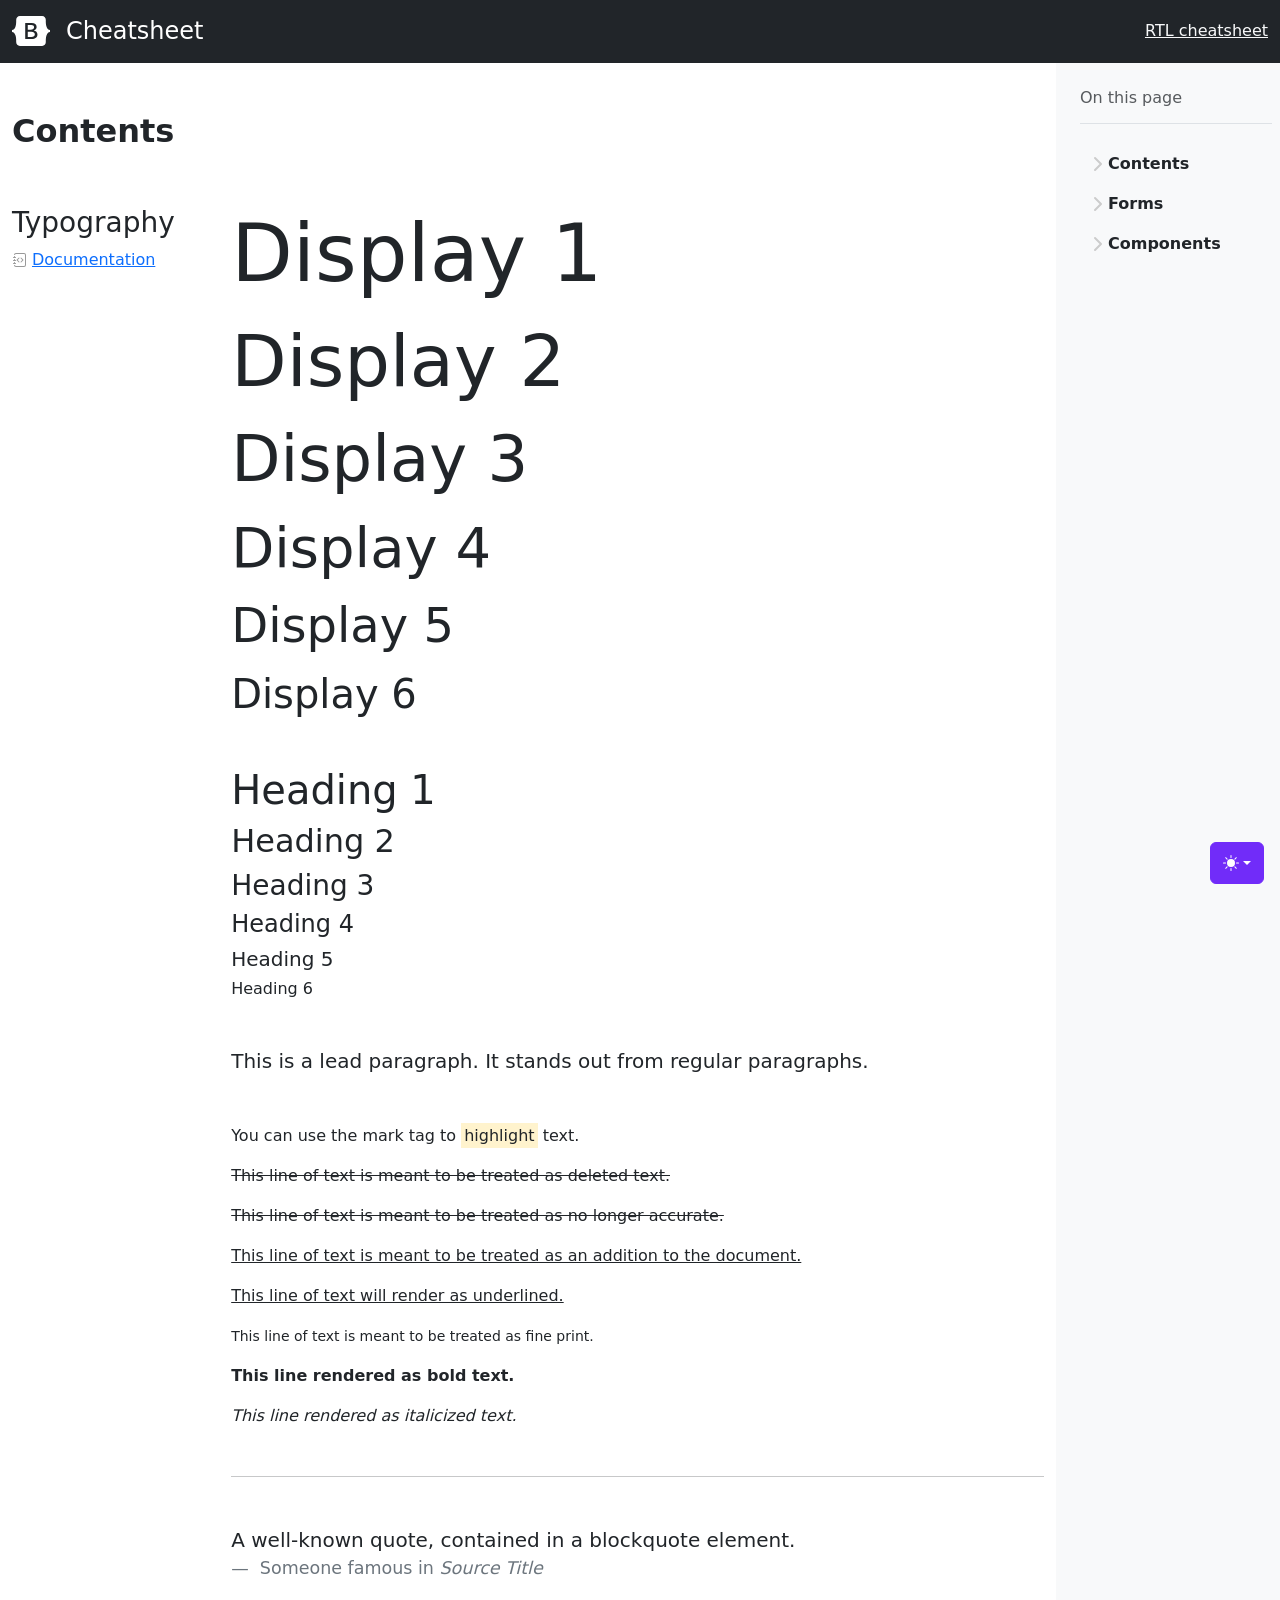
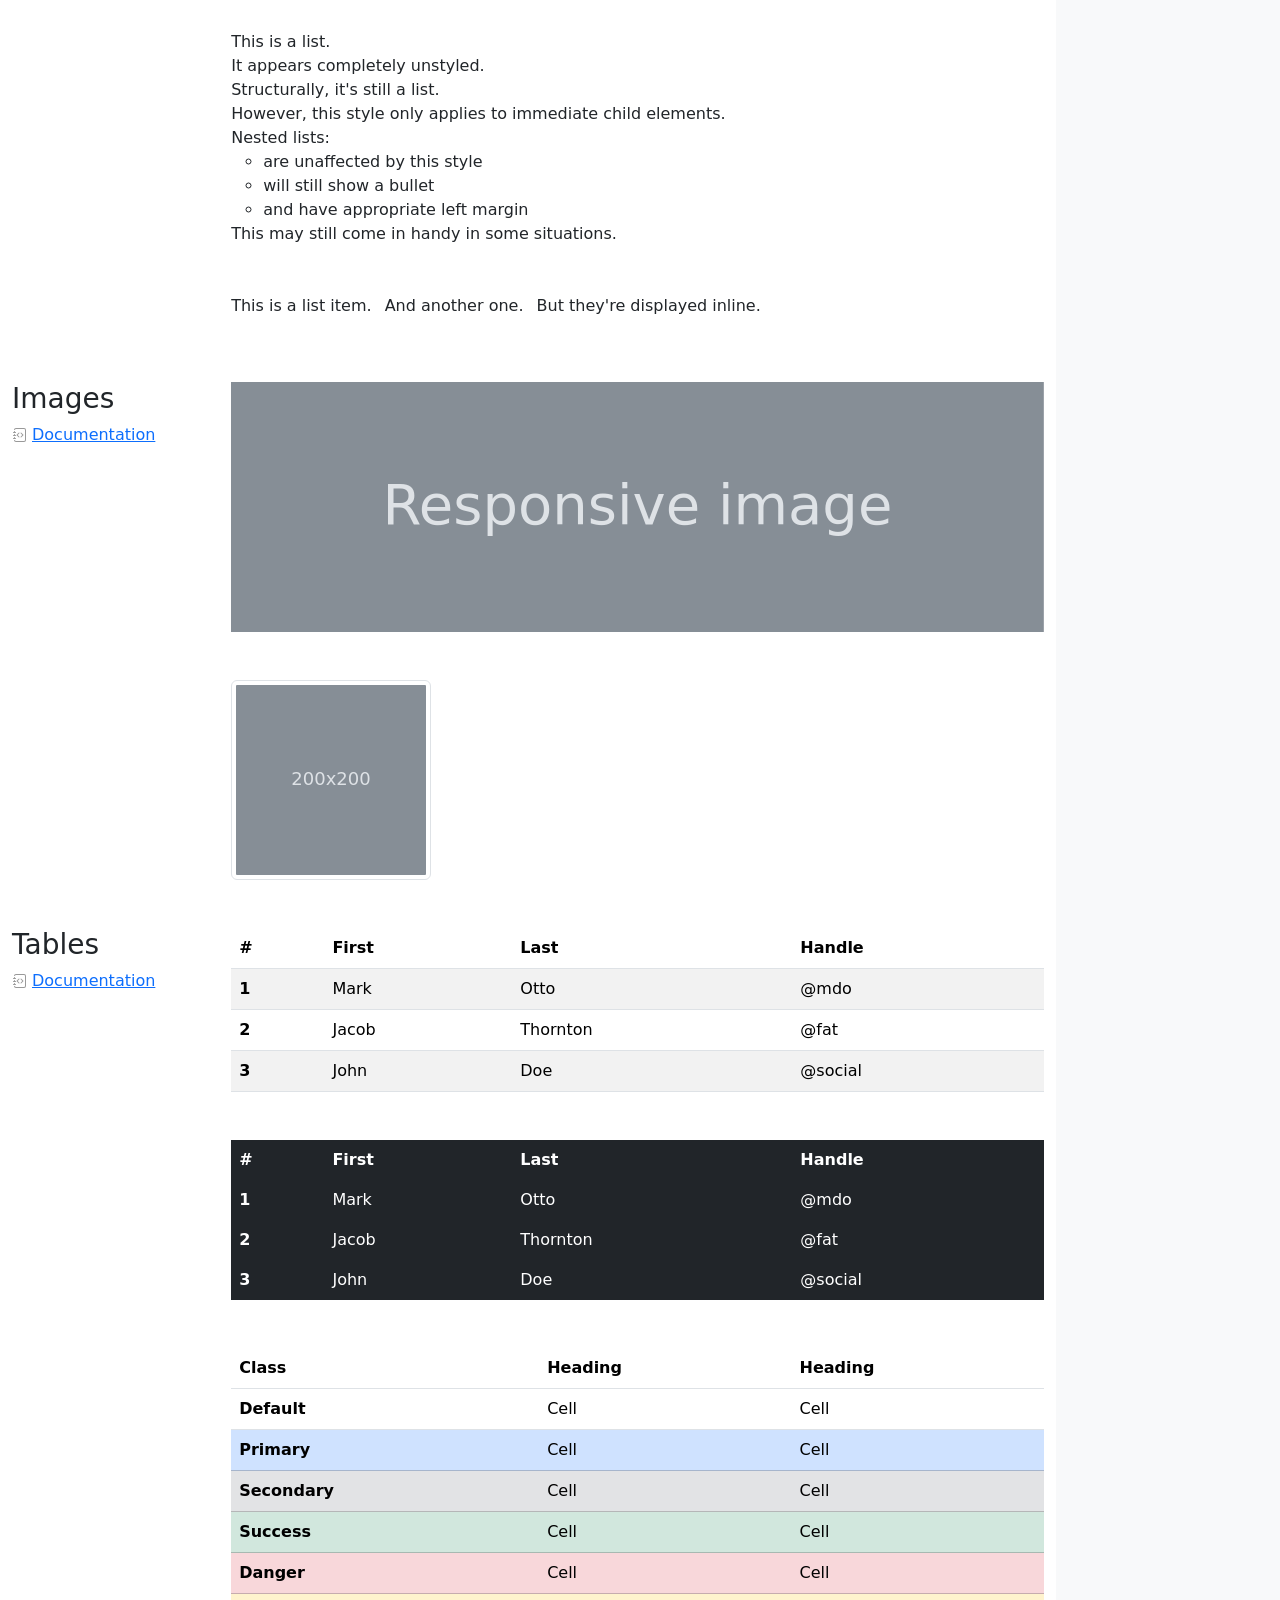
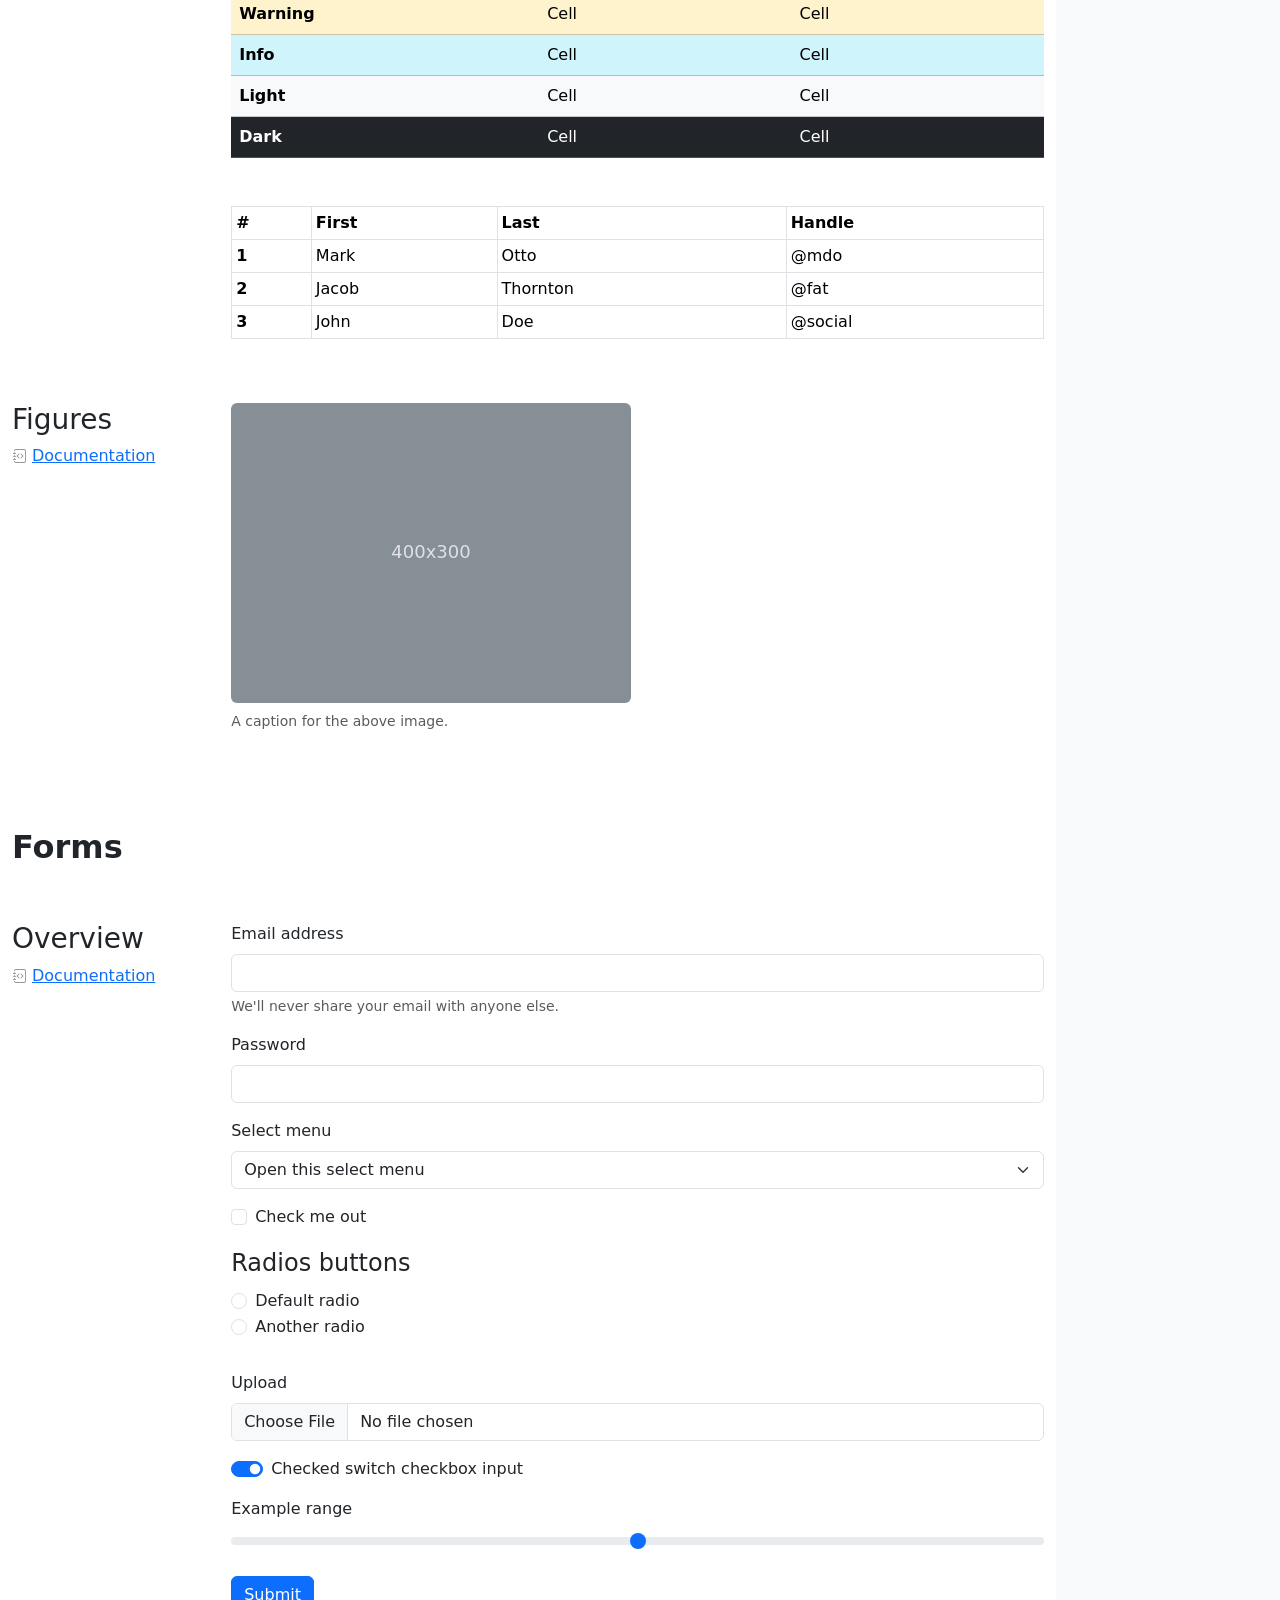
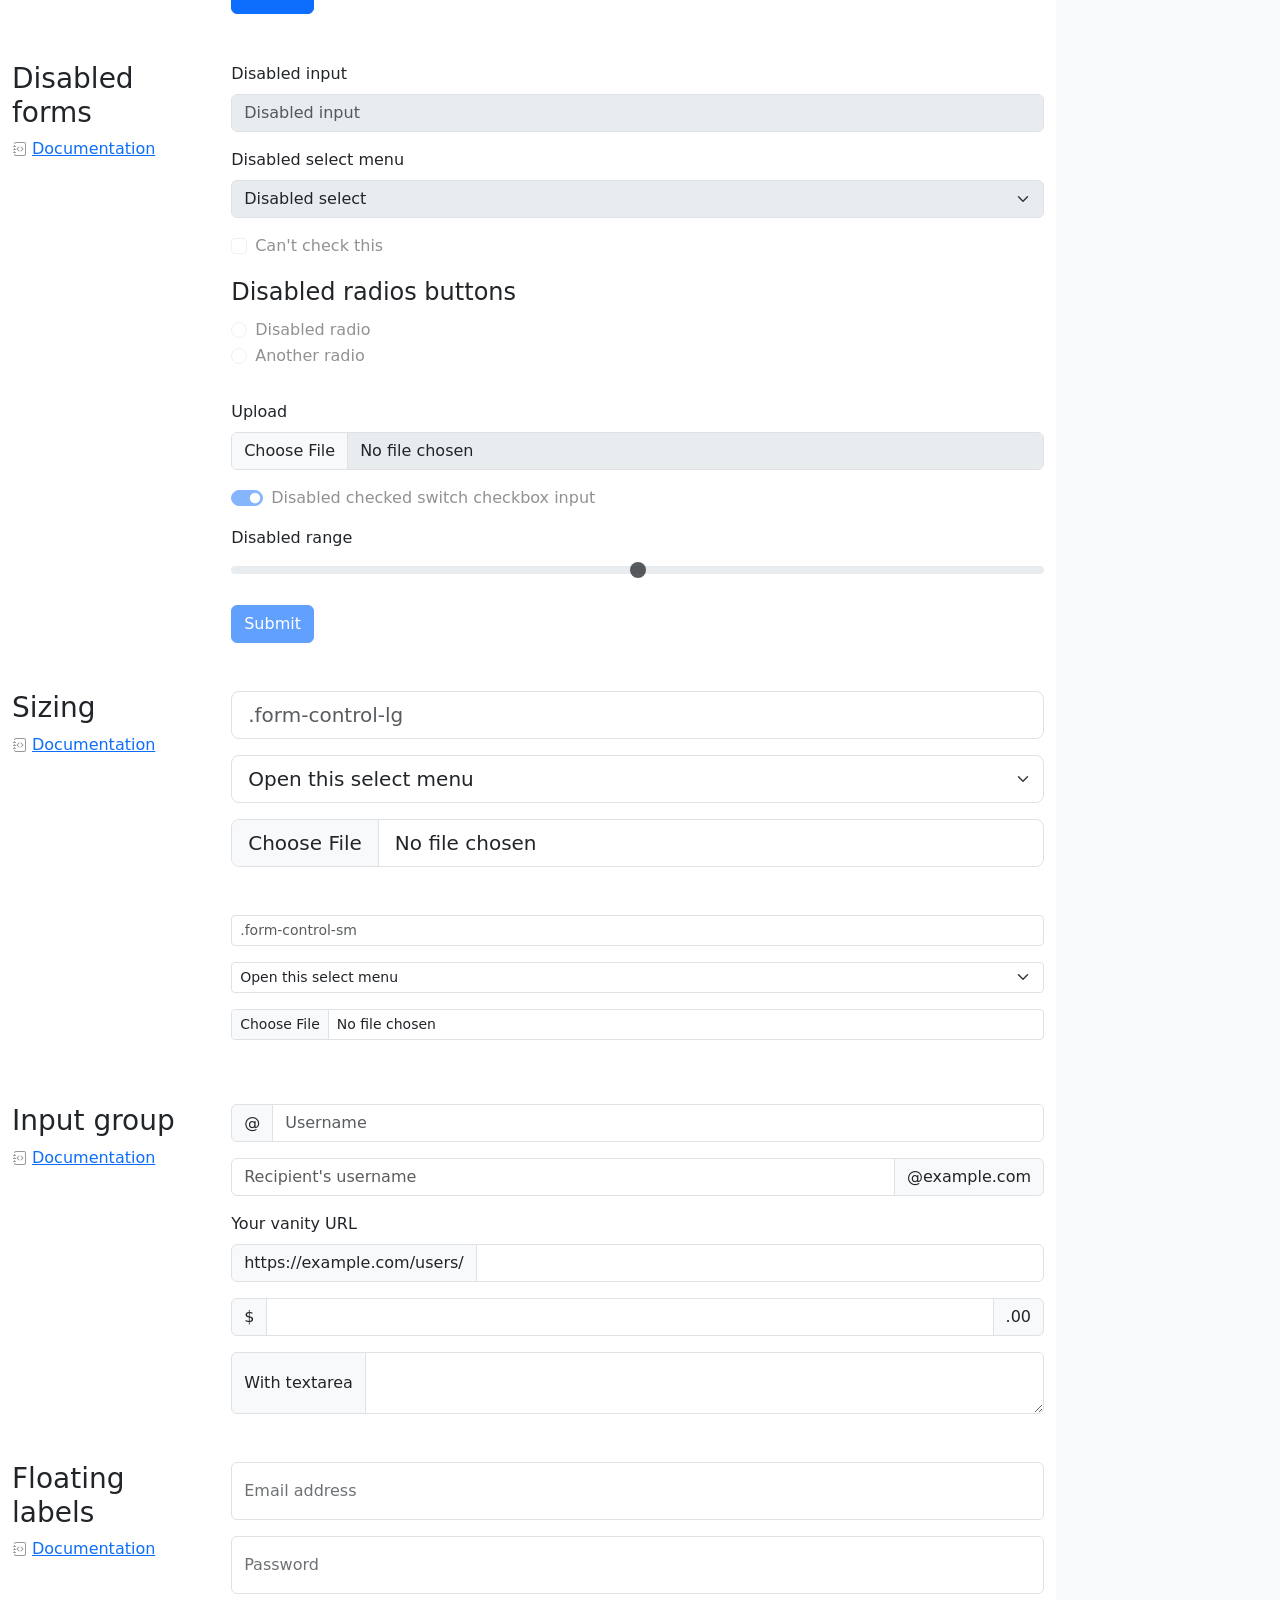
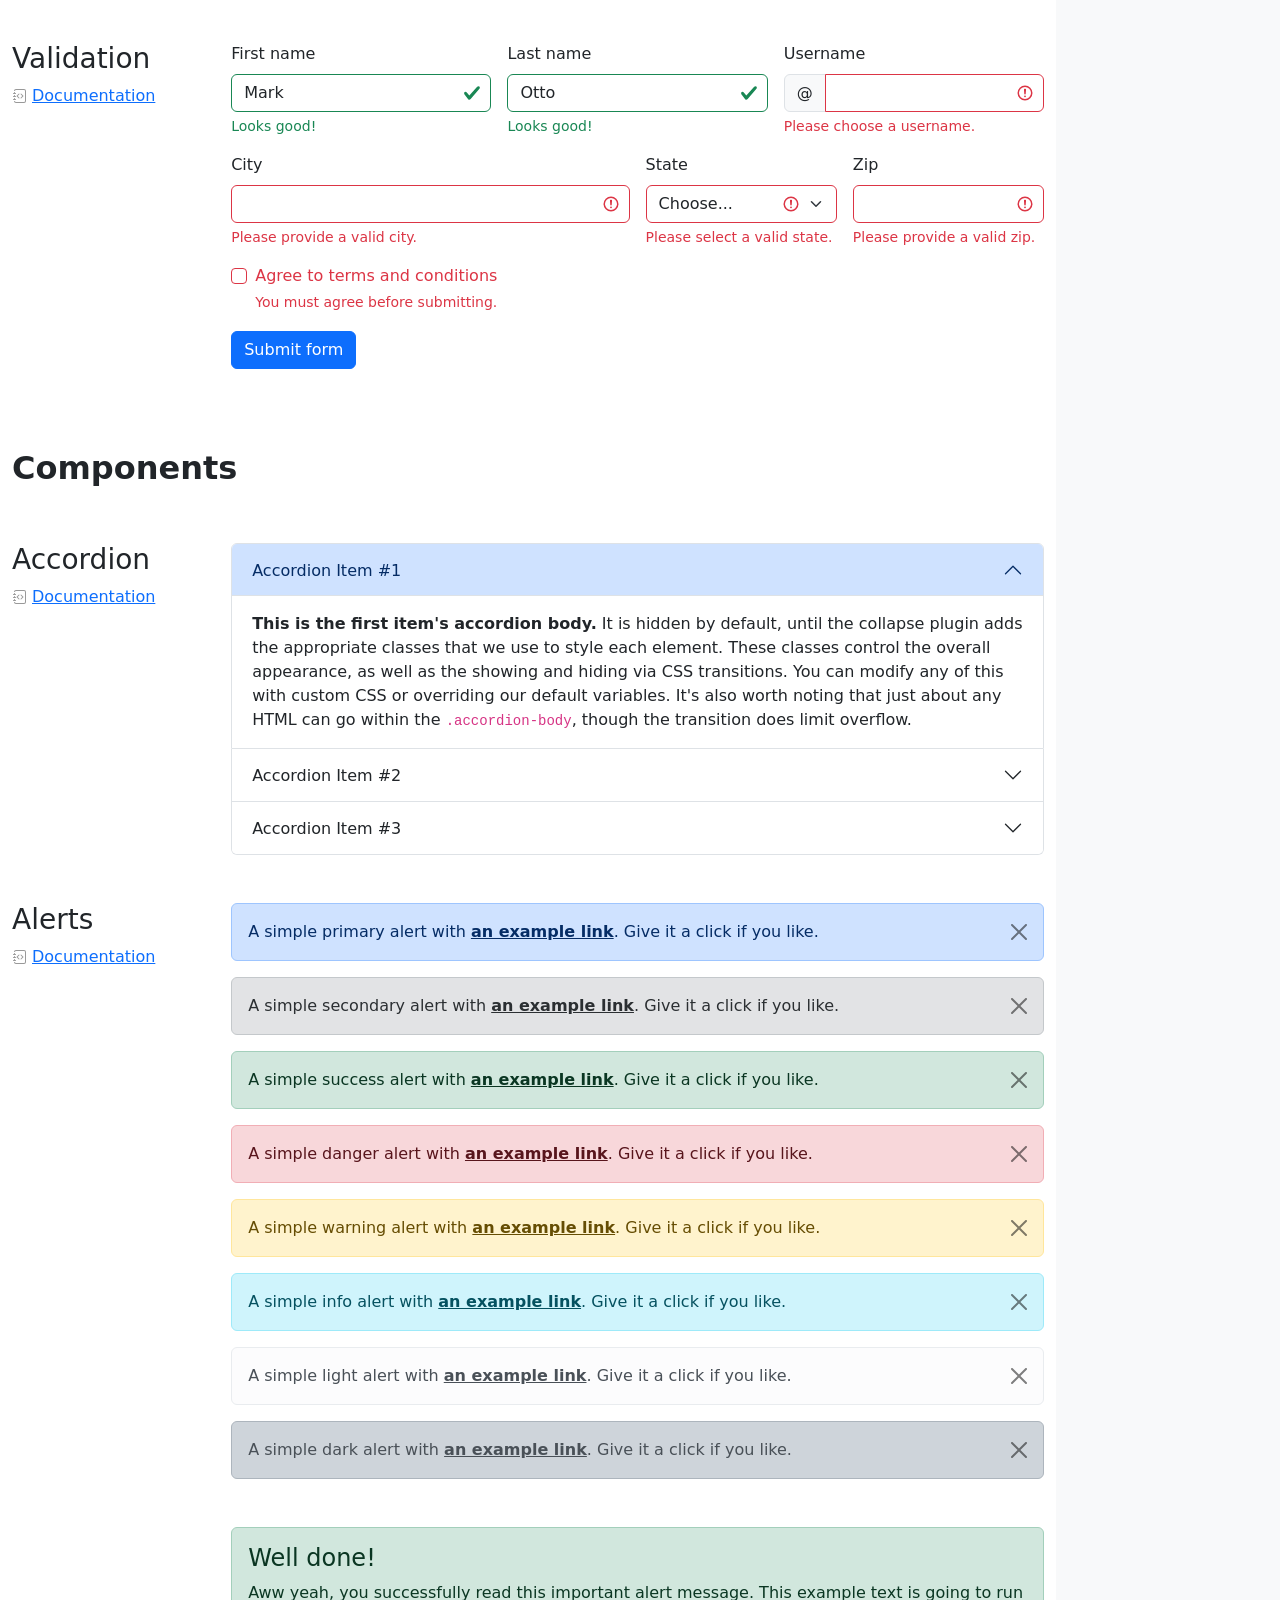
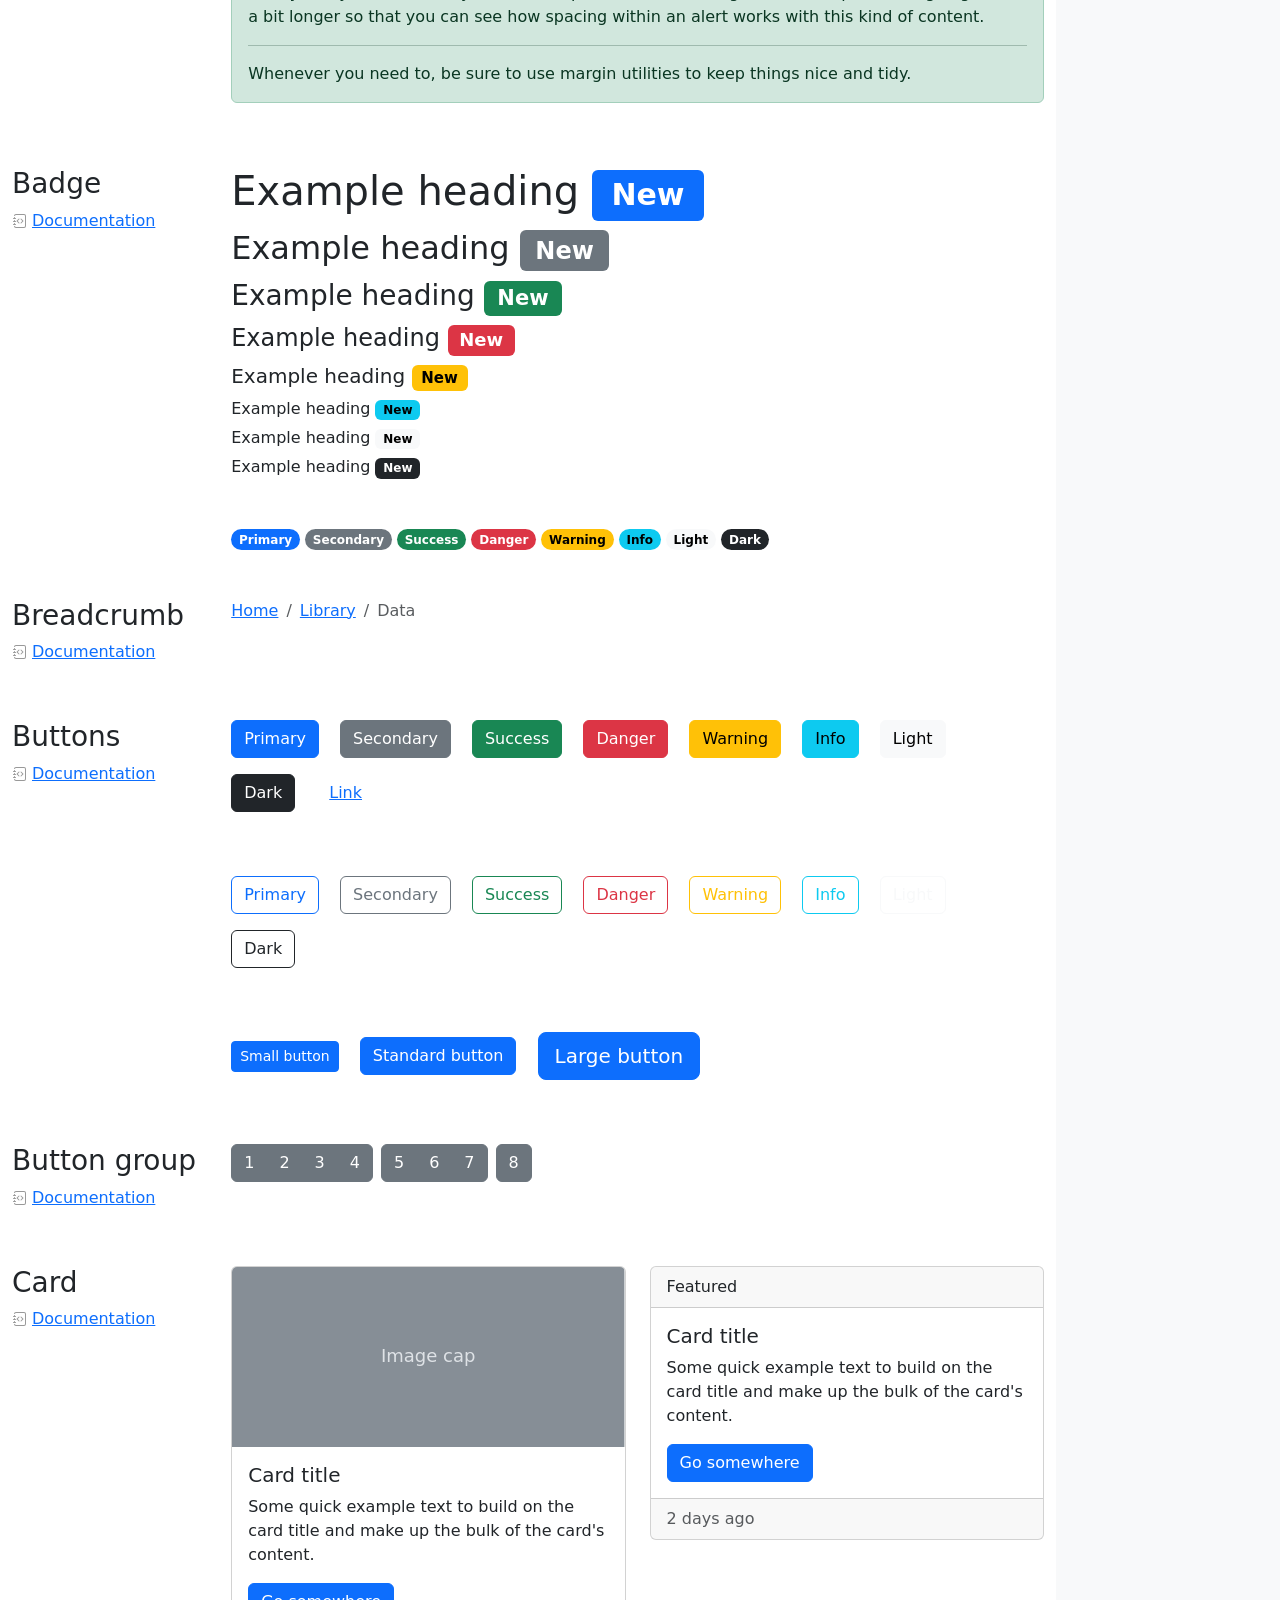
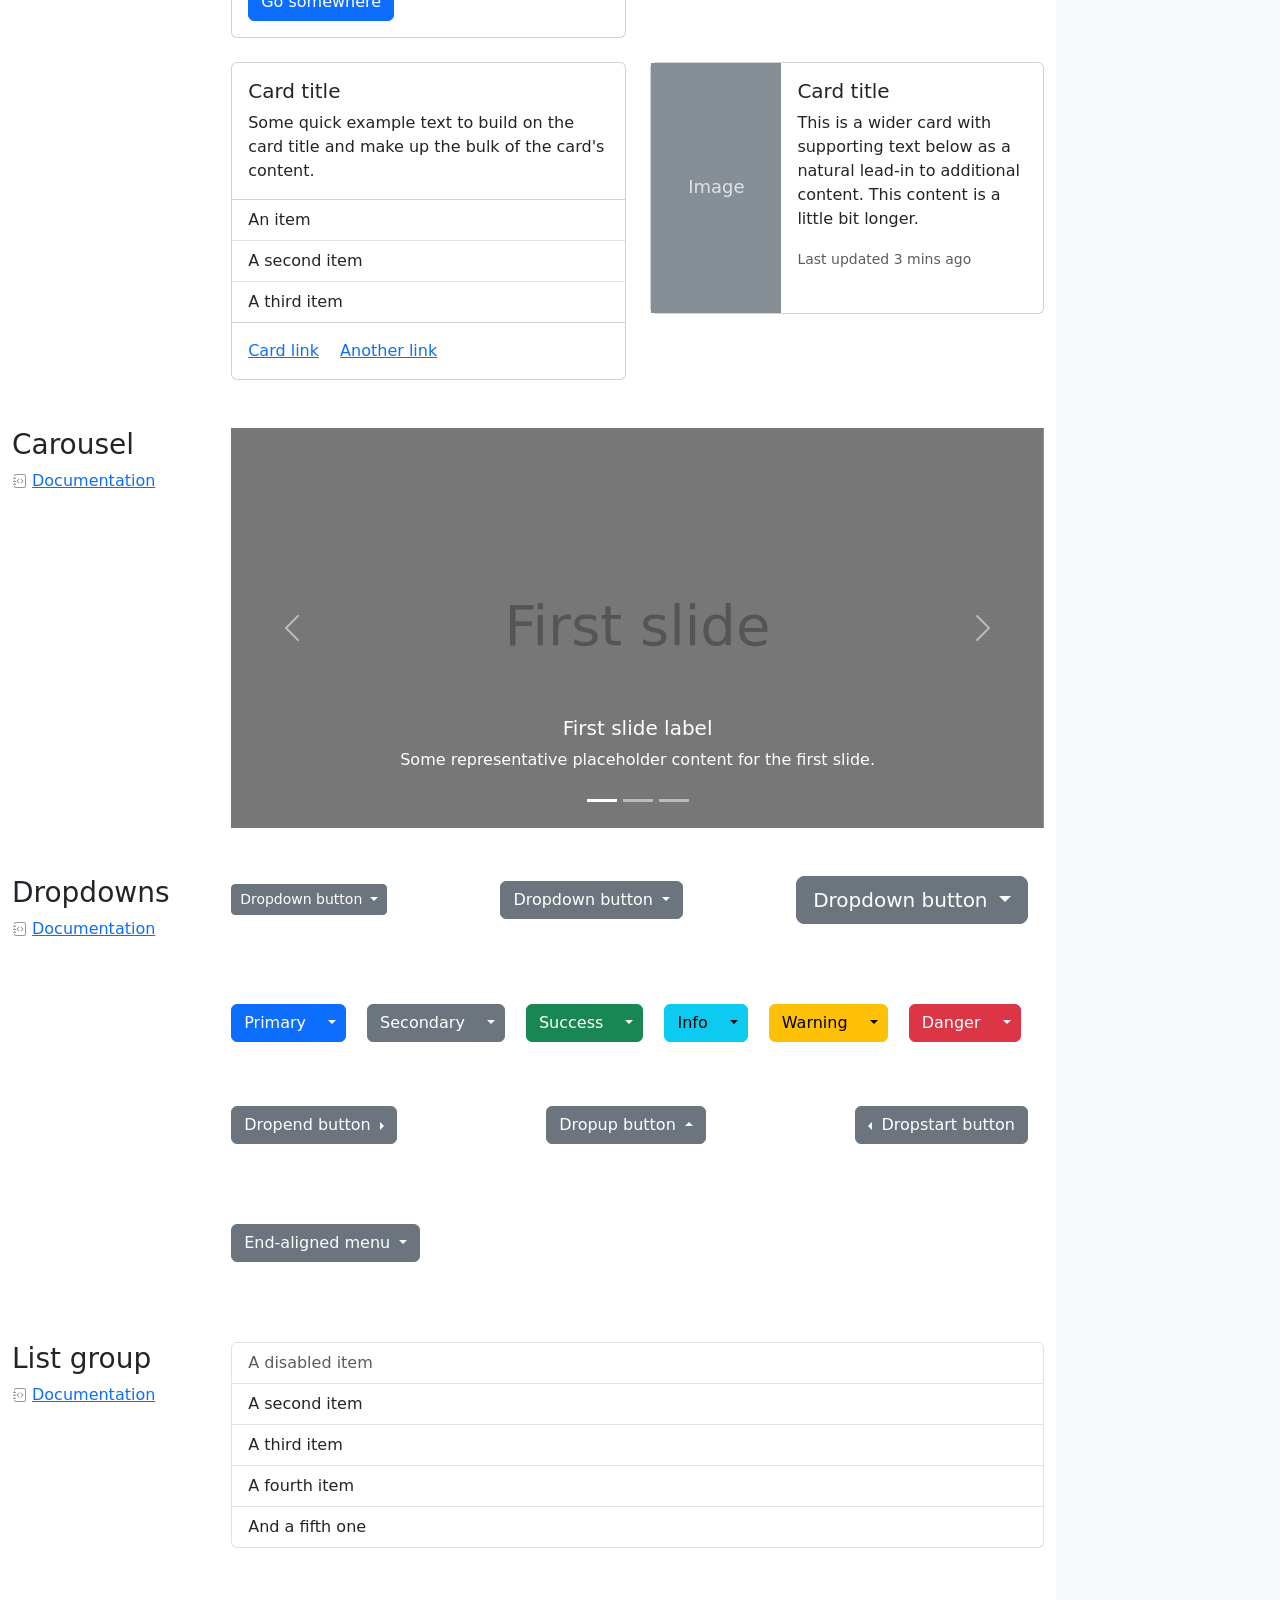
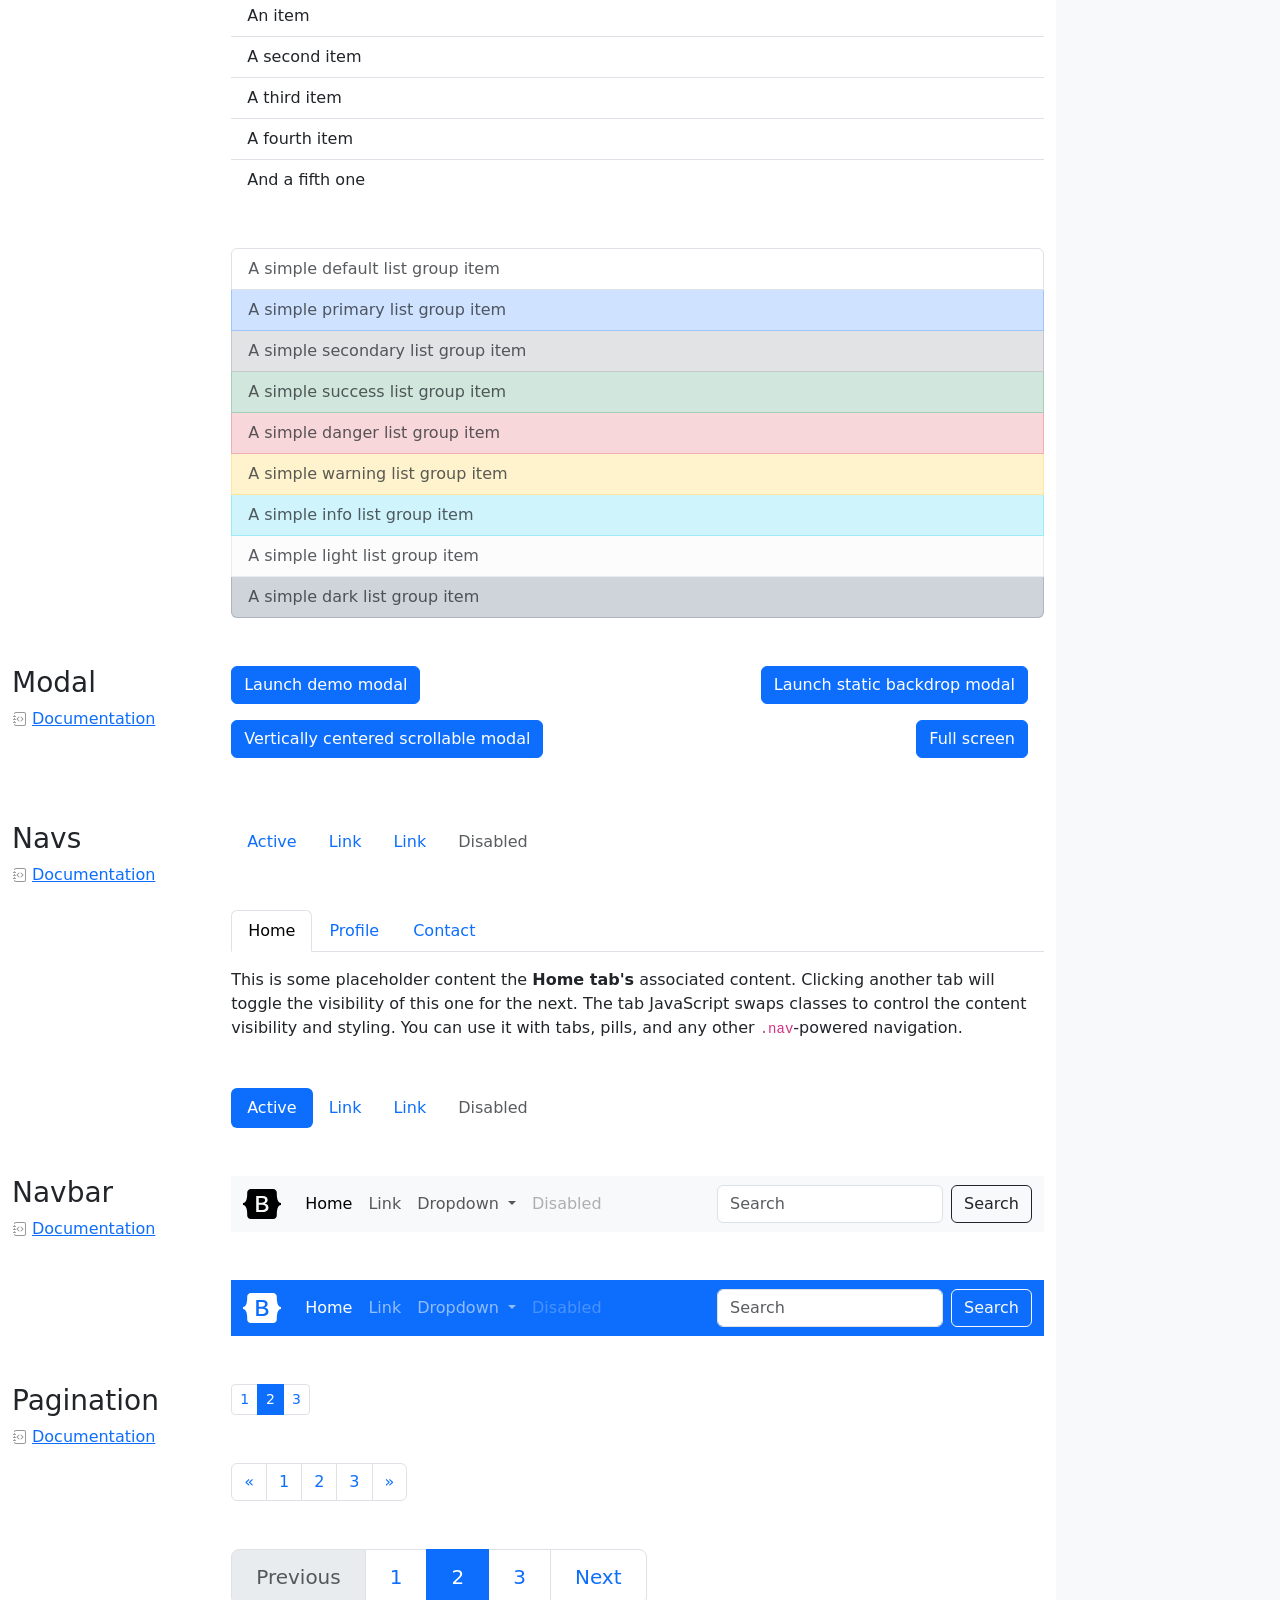
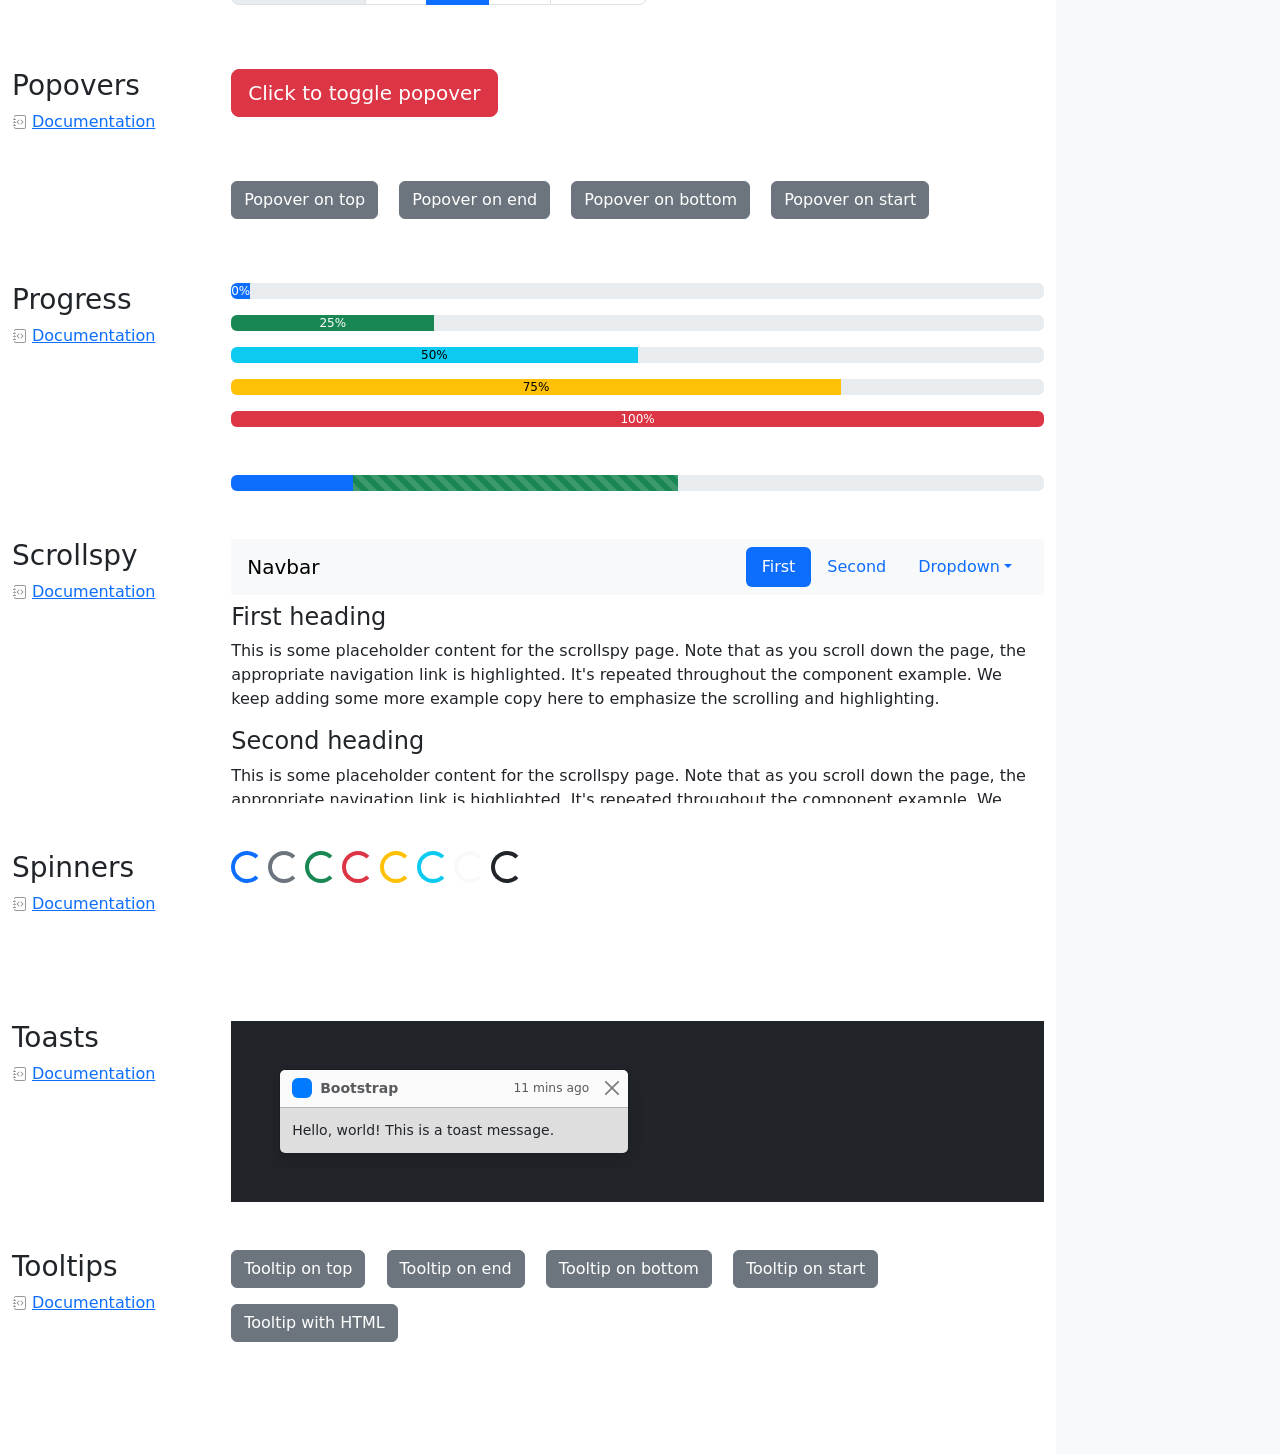
<file: bootstrap/cheatsheet/index.html>
<!doctype html>
<html lang="en" data-bs-theme="auto">
  <head>
    <meta charset="utf-8" />
    <meta name="viewport" content="width=device-width, initial-scale=1" />
    <meta name="description" content="" />
    <meta
      name="author"
      content="Mark Otto, Jacob Thornton, and Bootstrap contributors"
    />
    <meta name="generator" content="Astro v5.13.2" />
    <title>Cheatsheet · Bootstrap v5.3</title>
    <link
      rel="canonical"
      href="https://getbootstrap.com/docs/5.3/examples/cheatsheet/"
    />
    <script src="../assets/js/color-modes.js"></script>
    <link href="../assets/dist/css/bootstrap.min.css" rel="stylesheet" />
    <meta name="theme-color" content="#712cf9" />
    <link href="cheatsheet.css" rel="stylesheet" />
    <style>
      .bd-placeholder-img {
        font-size: 1.125rem;
        text-anchor: middle;
        -webkit-user-select: none;
        -moz-user-select: none;
        user-select: none;
      }
      @media (min-width: 768px) {
        .bd-placeholder-img-lg {
          font-size: 3.5rem;
        }
      }
      .b-example-divider {
        width: 100%;
        height: 3rem;
        background-color: #0000001a;
        border: solid rgba(0, 0, 0, 0.15);
        border-width: 1px 0;
        box-shadow:
          inset 0 0.5em 1.5em #0000001a,
          inset 0 0.125em 0.5em #00000026;
      }
      .b-example-vr {
        flex-shrink: 0;
        width: 1.5rem;
        height: 100vh;
      }
      .bi {
        vertical-align: -0.125em;
        fill: currentColor;
      }
      .nav-scroller {
        position: relative;
        z-index: 2;
        height: 2.75rem;
        overflow-y: hidden;
      }
      .nav-scroller .nav {
        display: flex;
        flex-wrap: nowrap;
        padding-bottom: 1rem;
        margin-top: -1px;
        overflow-x: auto;
        text-align: center;
        white-space: nowrap;
        -webkit-overflow-scrolling: touch;
      }
      .btn-bd-primary {
        --bd-violet-bg: #712cf9;
        --bd-violet-rgb: 112.520718, 44.062154, 249.437846;
        --bs-btn-font-weight: 600;
        --bs-btn-color: var(--bs-white);
        --bs-btn-bg: var(--bd-violet-bg);
        --bs-btn-border-color: var(--bd-violet-bg);
        --bs-btn-hover-color: var(--bs-white);
        --bs-btn-hover-bg: #6528e0;
        --bs-btn-hover-border-color: #6528e0;
        --bs-btn-focus-shadow-rgb: var(--bd-violet-rgb);
        --bs-btn-active-color: var(--bs-btn-hover-color);
        --bs-btn-active-bg: #5a23c8;
        --bs-btn-active-border-color: #5a23c8;
      }
      .bd-mode-toggle {
        z-index: 1500;
      }
      .bd-mode-toggle .bi {
        width: 1em;
        height: 1em;
      }
      .bd-mode-toggle .dropdown-menu .active .bi {
        display: block !important;
      }
    </style>
  </head>
  <body class="bg-body-tertiary">
    <svg xmlns="http://www.w3.org/2000/svg" class="d-none">
      <symbol id="check2" viewBox="0 0 16 16">
        <path
          d="M13.854 3.646a.5.5 0 0 1 0 .708l-7 7a.5.5 0 0 1-.708 0l-3.5-3.5a.5.5 0 1 1 .708-.708L6.5 10.293l6.646-6.647a.5.5 0 0 1 .708 0z"
        ></path>
      </symbol>
      <symbol id="circle-half" viewBox="0 0 16 16">
        <path
          d="M8 15A7 7 0 1 0 8 1v14zm0 1A8 8 0 1 1 8 0a8 8 0 0 1 0 16z"
        ></path>
      </symbol>
      <symbol id="moon-stars-fill" viewBox="0 0 16 16">
        <path
          d="M6 .278a.768.768 0 0 1 .08.858 7.208 7.208 0 0 0-.878 3.46c0 4.021 3.278 7.277 7.318 7.277.527 0 1.04-.055 1.533-.16a.787.787 0 0 1 .81.316.733.733 0 0 1-.031.893A8.349 8.349 0 0 1 8.344 16C3.734 16 0 12.286 0 7.71 0 4.266 2.114 1.312 5.124.06A.752.752 0 0 1 6 .278z"
        ></path>
        <path
          d="M10.794 3.148a.217.217 0 0 1 .412 0l.387 1.162c.173.518.579.924 1.097 1.097l1.162.387a.217.217 0 0 1 0 .412l-1.162.387a1.734 1.734 0 0 0-1.097 1.097l-.387 1.162a.217.217 0 0 1-.412 0l-.387-1.162A1.734 1.734 0 0 0 9.31 6.593l-1.162-.387a.217.217 0 0 1 0-.412l1.162-.387a1.734 1.734 0 0 0 1.097-1.097l.387-1.162zM13.863.099a.145.145 0 0 1 .274 0l.258.774c.115.346.386.617.732.732l.774.258a.145.145 0 0 1 0 .274l-.774.258a1.156 1.156 0 0 0-.732.732l-.258.774a.145.145 0 0 1-.274 0l-.258-.774a1.156 1.156 0 0 0-.732-.732l-.774-.258a.145.145 0 0 1 0-.274l.774-.258c.346-.115.617-.386.732-.732L13.863.1z"
        ></path>
      </symbol>
      <symbol id="sun-fill" viewBox="0 0 16 16">
        <path
          d="M8 12a4 4 0 1 0 0-8 4 4 0 0 0 0 8zM8 0a.5.5 0 0 1 .5.5v2a.5.5 0 0 1-1 0v-2A.5.5 0 0 1 8 0zm0 13a.5.5 0 0 1 .5.5v2a.5.5 0 0 1-1 0v-2A.5.5 0 0 1 8 13zm8-5a.5.5 0 0 1-.5.5h-2a.5.5 0 0 1 0-1h2a.5.5 0 0 1 .5.5zM3 8a.5.5 0 0 1-.5.5h-2a.5.5 0 0 1 0-1h2A.5.5 0 0 1 3 8zm10.657-5.657a.5.5 0 0 1 0 .707l-1.414 1.415a.5.5 0 1 1-.707-.708l1.414-1.414a.5.5 0 0 1 .707 0zm-9.193 9.193a.5.5 0 0 1 0 .707L3.05 13.657a.5.5 0 0 1-.707-.707l1.414-1.414a.5.5 0 0 1 .707 0zm9.193 2.121a.5.5 0 0 1-.707 0l-1.414-1.414a.5.5 0 0 1 .707-.707l1.414 1.414a.5.5 0 0 1 0 .707zM4.464 4.465a.5.5 0 0 1-.707 0L2.343 3.05a.5.5 0 1 1 .707-.707l1.414 1.414a.5.5 0 0 1 0 .708z"
        ></path>
      </symbol>
    </svg>
    <div
      class="dropdown position-fixed bottom-0 end-0 mb-3 me-3 bd-mode-toggle"
    >
      <button
        class="btn btn-bd-primary py-2 dropdown-toggle d-flex align-items-center"
        id="bd-theme"
        type="button"
        aria-expanded="false"
        data-bs-toggle="dropdown"
        aria-label="Toggle theme (auto)"
      >
        <svg class="bi my-1 theme-icon-active" aria-hidden="true">
          <use href="#circle-half"></use>
        </svg>
        <span class="visually-hidden" id="bd-theme-text">Toggle theme</span>
      </button>
      <ul
        class="dropdown-menu dropdown-menu-end shadow"
        aria-labelledby="bd-theme-text"
      >
        <li>
          <button
            type="button"
            class="dropdown-item d-flex align-items-center"
            data-bs-theme-value="light"
            aria-pressed="false"
          >
            <svg class="bi me-2 opacity-50" aria-hidden="true">
              <use href="#sun-fill"></use>
            </svg>
            Light
            <svg class="bi ms-auto d-none" aria-hidden="true">
              <use href="#check2"></use>
            </svg>
          </button>
        </li>
        <li>
          <button
            type="button"
            class="dropdown-item d-flex align-items-center"
            data-bs-theme-value="dark"
            aria-pressed="false"
          >
            <svg class="bi me-2 opacity-50" aria-hidden="true">
              <use href="#moon-stars-fill"></use>
            </svg>
            Dark
            <svg class="bi ms-auto d-none" aria-hidden="true">
              <use href="#check2"></use>
            </svg>
          </button>
        </li>
        <li>
          <button
            type="button"
            class="dropdown-item d-flex align-items-center active"
            data-bs-theme-value="auto"
            aria-pressed="true"
          >
            <svg class="bi me-2 opacity-50" aria-hidden="true">
              <use href="#circle-half"></use>
            </svg>
            Auto
            <svg class="bi ms-auto d-none" aria-hidden="true">
              <use href="#check2"></use>
            </svg>
          </button>
        </li>
      </ul>
    </div>
    <header
      class="bd-header bg-dark py-3 d-flex align-items-stretch border-bottom border-dark"
    >
      <div class="container-fluid d-flex align-items-center">
        <h1 class="d-flex align-items-center fs-4 text-white mb-0">
          <img
            src="../assets/brand/bootstrap-logo-white.svg"
            width="38"
            height="30"
            class="me-3"
            alt="Bootstrap"
          />
          Cheatsheet
        </h1>
        <a
          href="../examples/cheatsheet-rtl/"
          class="ms-auto link-light"
          hreflang="ar"
          >RTL cheatsheet</a
        >
      </div>
    </header>
    <aside
      class="bd-aside sticky-xl-top text-body-secondary align-self-start mb-3 mb-xl-5 px-2"
    >
      <h2 class="h6 pt-4 pb-3 mb-4 border-bottom">On this page</h2>
      <nav class="small" id="toc">
        <ul class="list-unstyled">
          <li class="my-2">
            <button
              type="button"
              class="btn d-inline-flex align-items-center collapsed border-0"
              data-bs-toggle="collapse"
              aria-expanded="false"
              data-bs-target="#contents-collapse"
              aria-controls="contents-collapse"
            >
              Contents
            </button>
            <ul class="list-unstyled ps-3 collapse" id="contents-collapse">
              <li>
                <a
                  class="d-inline-flex align-items-center rounded text-decoration-none"
                  href="#typography"
                  >Typography</a
                >
              </li>
              <li>
                <a
                  class="d-inline-flex align-items-center rounded text-decoration-none"
                  href="#images"
                  >Images</a
                >
              </li>
              <li>
                <a
                  class="d-inline-flex align-items-center rounded text-decoration-none"
                  href="#tables"
                  >Tables</a
                >
              </li>
              <li>
                <a
                  class="d-inline-flex align-items-center rounded text-decoration-none"
                  href="#figures"
                  >Figures</a
                >
              </li>
            </ul>
          </li>
          <li class="my-2">
            <button
              type="button"
              class="btn d-inline-flex align-items-center collapsed border-0"
              data-bs-toggle="collapse"
              aria-expanded="false"
              data-bs-target="#forms-collapse"
              aria-controls="forms-collapse"
            >
              Forms
            </button>
            <ul class="list-unstyled ps-3 collapse" id="forms-collapse">
              <li>
                <a
                  class="d-inline-flex align-items-center rounded text-decoration-none"
                  href="#overview"
                  >Overview</a
                >
              </li>
              <li>
                <a
                  class="d-inline-flex align-items-center rounded text-decoration-none"
                  href="#disabled-forms"
                  >Disabled forms</a
                >
              </li>
              <li>
                <a
                  class="d-inline-flex align-items-center rounded text-decoration-none"
                  href="#sizing"
                  >Sizing</a
                >
              </li>
              <li>
                <a
                  class="d-inline-flex align-items-center rounded text-decoration-none"
                  href="#input-group"
                  >Input group</a
                >
              </li>
              <li>
                <a
                  class="d-inline-flex align-items-center rounded text-decoration-none"
                  href="#floating-labels"
                  >Floating labels</a
                >
              </li>
              <li>
                <a
                  class="d-inline-flex align-items-center rounded text-decoration-none"
                  href="#validation"
                  >Validation</a
                >
              </li>
            </ul>
          </li>
          <li class="my-2">
            <button
              type="button"
              class="btn d-inline-flex align-items-center collapsed border-0"
              data-bs-toggle="collapse"
              aria-expanded="false"
              data-bs-target="#components-collapse"
              aria-controls="components-collapse"
            >
              Components
            </button>
            <ul class="list-unstyled ps-3 collapse" id="components-collapse">
              <li>
                <a
                  class="d-inline-flex align-items-center rounded text-decoration-none"
                  href="#accordion"
                  >Accordion</a
                >
              </li>
              <li>
                <a
                  class="d-inline-flex align-items-center rounded text-decoration-none"
                  href="#alerts"
                  >Alerts</a
                >
              </li>
              <li>
                <a
                  class="d-inline-flex align-items-center rounded text-decoration-none"
                  href="#badge"
                  >Badge</a
                >
              </li>
              <li>
                <a
                  class="d-inline-flex align-items-center rounded text-decoration-none"
                  href="#breadcrumb"
                  >Breadcrumb</a
                >
              </li>
              <li>
                <a
                  class="d-inline-flex align-items-center rounded text-decoration-none"
                  href="#buttons"
                  >Buttons</a
                >
              </li>
              <li>
                <a
                  class="d-inline-flex align-items-center rounded text-decoration-none"
                  href="#button-group"
                  >Button group</a
                >
              </li>
              <li>
                <a
                  class="d-inline-flex align-items-center rounded text-decoration-none"
                  href="#card"
                  >Card</a
                >
              </li>
              <li>
                <a
                  class="d-inline-flex align-items-center rounded text-decoration-none"
                  href="#carousel"
                  >Carousel</a
                >
              </li>
              <li>
                <a
                  class="d-inline-flex align-items-center rounded text-decoration-none"
                  href="#dropdowns"
                  >Dropdowns</a
                >
              </li>
              <li>
                <a
                  class="d-inline-flex align-items-center rounded text-decoration-none"
                  href="#list-group"
                  >List group</a
                >
              </li>
              <li>
                <a
                  class="d-inline-flex align-items-center rounded text-decoration-none"
                  href="#modal"
                  >Modal</a
                >
              </li>
              <li>
                <a
                  class="d-inline-flex align-items-center rounded text-decoration-none"
                  href="#navs"
                  >Navs</a
                >
              </li>
              <li>
                <a
                  class="d-inline-flex align-items-center rounded text-decoration-none"
                  href="#navbar"
                  >Navbar</a
                >
              </li>
              <li>
                <a
                  class="d-inline-flex align-items-center rounded text-decoration-none"
                  href="#pagination"
                  >Pagination</a
                >
              </li>
              <li>
                <a
                  class="d-inline-flex align-items-center rounded text-decoration-none"
                  href="#popovers"
                  >Popovers</a
                >
              </li>
              <li>
                <a
                  class="d-inline-flex align-items-center rounded text-decoration-none"
                  href="#progress"
                  >Progress</a
                >
              </li>
              <li>
                <a
                  class="d-inline-flex align-items-center rounded text-decoration-none"
                  href="#scrollspy"
                  >Scrollspy</a
                >
              </li>
              <li>
                <a
                  class="d-inline-flex align-items-center rounded text-decoration-none"
                  href="#spinners"
                  >Spinners</a
                >
              </li>
              <li>
                <a
                  class="d-inline-flex align-items-center rounded text-decoration-none"
                  href="#toasts"
                  >Toasts</a
                >
              </li>
              <li>
                <a
                  class="d-inline-flex align-items-center rounded text-decoration-none"
                  href="#tooltips"
                  >Tooltips</a
                >
              </li>
            </ul>
          </li>
        </ul>
      </nav>
    </aside>
    <main class="bd-cheatsheet container-fluid bg-body">
      <section id="content">
        <h2 class="sticky-xl-top fw-bold pt-3 pt-xl-5 pb-2 pb-xl-3">
          Contents
        </h2>
        <article class="my-3" id="typography">
          <div
            class="bd-heading sticky-xl-top align-self-start mt-5 mb-3 mt-xl-0 mb-xl-2"
          >
            <h3>Typography</h3>
            <a class="d-flex align-items-center" href="../content/typography"
              >Documentation</a
            >
          </div>
          <div>
            <div class="bd-example-snippet bd-code-snippet">
              <div class="bd-example m-0 border-0">
                <p class="display-1">Display 1</p>
                <p class="display-2">Display 2</p>
                <p class="display-3">Display 3</p>
                <p class="display-4">Display 4</p>
                <p class="display-5">Display 5</p>
                <p class="display-6">Display 6</p>
              </div>
            </div>
            <div class="bd-example-snippet bd-code-snippet">
              <div class="bd-example m-0 border-0">
                <p class="h1">Heading 1</p>
                <p class="h2">Heading 2</p>
                <p class="h3">Heading 3</p>
                <p class="h4">Heading 4</p>
                <p class="h5">Heading 5</p>
                <p class="h6">Heading 6</p>
              </div>
            </div>
            <div class="bd-example-snippet bd-code-snippet">
              <div class="bd-example m-0 border-0">
                <p class="lead">
                  This is a lead paragraph. It stands out from regular
                  paragraphs.
                </p>
              </div>
            </div>
            <div class="bd-example-snippet bd-code-snippet">
              <div class="bd-example m-0 border-0">
                <p>You can use the mark tag to <mark>highlight</mark> text.</p>
                <p>
                  <del
                    >This line of text is meant to be treated as deleted
                    text.</del
                  >
                </p>
                <p>
                  <s
                    >This line of text is meant to be treated as no longer
                    accurate.</s
                  >
                </p>
                <p>
                  <ins
                    >This line of text is meant to be treated as an addition to
                    the document.</ins
                  >
                </p>
                <p><u>This line of text will render as underlined.</u></p>
                <p>
                  <small
                    >This line of text is meant to be treated as fine
                    print.</small
                  >
                </p>
                <p><strong>This line rendered as bold text.</strong></p>
                <p><em>This line rendered as italicized text.</em></p>
              </div>
            </div>
            <div class="bd-example-snippet bd-code-snippet">
              <div class="bd-example m-0 border-0">
                <hr />
              </div>
            </div>
            <div class="bd-example-snippet bd-code-snippet">
              <div class="bd-example m-0 border-0">
                <blockquote class="blockquote">
                  <p>A well-known quote, contained in a blockquote element.</p>
                  <footer class="blockquote-footer">
                    Someone famous in
                    <cite title="Source Title">Source Title</cite>
                  </footer>
                </blockquote>
              </div>
            </div>
            <div class="bd-example-snippet bd-code-snippet">
              <div class="bd-example m-0 border-0">
                <ul class="list-unstyled">
                  <li>This is a list.</li>
                  <li>It appears completely unstyled.</li>
                  <li>Structurally, it's still a list.</li>
                  <li>
                    However, this style only applies to immediate child
                    elements.
                  </li>
                  <li>
                    Nested lists:
                    <ul>
                      <li>are unaffected by this style</li>
                      <li>will still show a bullet</li>
                      <li>and have appropriate left margin</li>
                    </ul>
                  </li>
                  <li>This may still come in handy in some situations.</li>
                </ul>
              </div>
            </div>
            <div class="bd-example-snippet bd-code-snippet">
              <div class="bd-example m-0 border-0">
                <ul class="list-inline">
                  <li class="list-inline-item">This is a list item.</li>
                  <li class="list-inline-item">And another one.</li>
                  <li class="list-inline-item">
                    But they're displayed inline.
                  </li>
                </ul>
              </div>
            </div>
          </div>
        </article>
        <article class="my-3" id="images">
          <div
            class="bd-heading sticky-xl-top align-self-start mt-5 mb-3 mt-xl-0 mb-xl-2"
          >
            <h3>Images</h3>
            <a class="d-flex align-items-center" href="../content/images"
              >Documentation</a
            >
          </div>
          <div>
            <div class="bd-example-snippet bd-code-snippet">
              <div class="bd-example m-0 border-0">
                <svg
                  aria-label="Placeholder: Responsive image"
                  class="bd-placeholder-img bd-placeholder-img-lg img-fluid"
                  height="250"
                  preserveAspectRatio="xMidYMid slice"
                  role="img"
                  width="100%"
                  xmlns="http://www.w3.org/2000/svg"
                >
                  <title>Placeholder</title>
                  <rect width="100%" height="100%" fill="#868e96" />
                  <text x="50%" y="50%" fill="#dee2e6" dy=".3em">
                    Responsive image
                  </text>
                </svg>
              </div>
            </div>
            <div class="bd-example-snippet bd-code-snippet">
              <div class="bd-example m-0 border-0">
                <svg
                  aria-label="A generic square placeholder image with a white border around it, making it resemble a photograph taken with an old instant camera: 200x200"
                  class="bd-placeholder-img img-thumbnail"
                  height="200"
                  preserveAspectRatio="xMidYMid slice"
                  role="img"
                  width="200"
                  xmlns="http://www.w3.org/2000/svg"
                >
                  <title>
                    A generic square placeholder image with a white border
                    around it, making it resemble a photograph taken with an old
                    instant camera
                  </title>
                  <rect width="100%" height="100%" fill="#868e96" />
                  <text x="50%" y="50%" fill="#dee2e6" dy=".3em">200x200</text>
                </svg>
              </div>
            </div>
          </div>
        </article>
        <article class="my-3" id="tables">
          <div
            class="bd-heading sticky-xl-top align-self-start mt-5 mb-3 mt-xl-0 mb-xl-2"
          >
            <h3>Tables</h3>
            <a class="d-flex align-items-center" href="../content/tables"
              >Documentation</a
            >
          </div>
          <div>
            <div class="bd-example-snippet bd-code-snippet">
              <div class="bd-example m-0 border-0">
                <table class="table table-striped">
                  <thead>
                    <tr>
                      <th scope="col">#</th>
                      <th scope="col">First</th>
                      <th scope="col">Last</th>
                      <th scope="col">Handle</th>
                    </tr>
                  </thead>
                  <tbody>
                    <tr>
                      <th scope="row">1</th>
                      <td>Mark</td>
                      <td>Otto</td>
                      <td>@mdo</td>
                    </tr>
                    <tr>
                      <th scope="row">2</th>
                      <td>Jacob</td>
                      <td>Thornton</td>
                      <td>@fat</td>
                    </tr>
                    <tr>
                      <th scope="row">3</th>
                      <td>John</td>
                      <td>Doe</td>
                      <td>@social</td>
                    </tr>
                  </tbody>
                </table>
              </div>
            </div>
            <div class="bd-example-snippet bd-code-snippet">
              <div class="bd-example m-0 border-0">
                <table class="table table-dark table-borderless">
                  <thead>
                    <tr>
                      <th scope="col">#</th>
                      <th scope="col">First</th>
                      <th scope="col">Last</th>
                      <th scope="col">Handle</th>
                    </tr>
                  </thead>
                  <tbody>
                    <tr>
                      <th scope="row">1</th>
                      <td>Mark</td>
                      <td>Otto</td>
                      <td>@mdo</td>
                    </tr>
                    <tr>
                      <th scope="row">2</th>
                      <td>Jacob</td>
                      <td>Thornton</td>
                      <td>@fat</td>
                    </tr>
                    <tr>
                      <th scope="row">3</th>
                      <td>John</td>
                      <td>Doe</td>
                      <td>@social</td>
                    </tr>
                  </tbody>
                </table>
              </div>
            </div>
            <div class="bd-example-snippet bd-code-snippet">
              <div class="bd-example m-0 border-0">
                <table class="table table-hover">
                  <thead>
                    <tr>
                      <th scope="col">Class</th>
                      <th scope="col">Heading</th>
                      <th scope="col">Heading</th>
                    </tr>
                  </thead>
                  <tbody>
                    <tr>
                      <th scope="row">Default</th>
                      <td>Cell</td>
                      <td>Cell</td>
                    </tr>
                    <tr class="table-primary">
                      <th scope="row">Primary</th>
                      <td>Cell</td>
                      <td>Cell</td>
                    </tr>
                    <tr class="table-secondary">
                      <th scope="row">Secondary</th>
                      <td>Cell</td>
                      <td>Cell</td>
                    </tr>
                    <tr class="table-success">
                      <th scope="row">Success</th>
                      <td>Cell</td>
                      <td>Cell</td>
                    </tr>
                    <tr class="table-danger">
                      <th scope="row">Danger</th>
                      <td>Cell</td>
                      <td>Cell</td>
                    </tr>
                    <tr class="table-warning">
                      <th scope="row">Warning</th>
                      <td>Cell</td>
                      <td>Cell</td>
                    </tr>
                    <tr class="table-info">
                      <th scope="row">Info</th>
                      <td>Cell</td>
                      <td>Cell</td>
                    </tr>
                    <tr class="table-light">
                      <th scope="row">Light</th>
                      <td>Cell</td>
                      <td>Cell</td>
                    </tr>
                    <tr class="table-dark">
                      <th scope="row">Dark</th>
                      <td>Cell</td>
                      <td>Cell</td>
                    </tr>
                  </tbody>
                </table>
              </div>
            </div>
            <div class="bd-example-snippet bd-code-snippet">
              <div class="bd-example m-0 border-0">
                <table class="table table-sm table-bordered">
                  <thead>
                    <tr>
                      <th scope="col">#</th>
                      <th scope="col">First</th>
                      <th scope="col">Last</th>
                      <th scope="col">Handle</th>
                    </tr>
                  </thead>
                  <tbody>
                    <tr>
                      <th scope="row">1</th>
                      <td>Mark</td>
                      <td>Otto</td>
                      <td>@mdo</td>
                    </tr>
                    <tr>
                      <th scope="row">2</th>
                      <td>Jacob</td>
                      <td>Thornton</td>
                      <td>@fat</td>
                    </tr>
                    <tr>
                      <th scope="row">3</th>
                      <td>John</td>
                      <td>Doe</td>
                      <td>@social</td>
                    </tr>
                  </tbody>
                </table>
              </div>
            </div>
          </div>
        </article>
        <article class="my-3" id="figures">
          <div
            class="bd-heading sticky-xl-top align-self-start mt-5 mb-3 mt-xl-0 mb-xl-2"
          >
            <h3>Figures</h3>
            <a class="d-flex align-items-center" href="../content/figures"
              >Documentation</a
            >
          </div>
          <div>
            <div class="bd-example-snippet bd-code-snippet">
              <div class="bd-example m-0 border-0">
                <figure class="figure">
                  <svg
                    aria-label="Placeholder: 400x300"
                    class="bd-placeholder-img figure-img img-fluid rounded"
                    height="300"
                    preserveAspectRatio="xMidYMid slice"
                    role="img"
                    width="400"
                    xmlns="http://www.w3.org/2000/svg"
                  >
                    <title>Placeholder</title>
                    <rect width="100%" height="100%" fill="#868e96" />
                    <text x="50%" y="50%" fill="#dee2e6" dy=".3em">
                      400x300
                    </text>
                  </svg>
                  <figcaption class="figure-caption">
                    A caption for the above image.
                  </figcaption>
                </figure>
              </div>
            </div>
          </div>
        </article>
      </section>
      <section id="forms">
        <h2 class="sticky-xl-top fw-bold pt-3 pt-xl-5 pb-2 pb-xl-3">Forms</h2>
        <article class="my-3" id="overview">
          <div
            class="bd-heading sticky-xl-top align-self-start mt-5 mb-3 mt-xl-0 mb-xl-2"
          >
            <h3>Overview</h3>
            <a class="d-flex align-items-center" href="../forms/overview/"
              >Documentation</a
            >
          </div>
          <div>
            <div class="bd-example-snippet bd-code-snippet">
              <div class="bd-example m-0 border-0">
                <form>
                  <div class="mb-3">
                    <label for="exampleInputEmail1" class="form-label"
                      >Email address</label
                    >
                    <input
                      type="email"
                      class="form-control"
                      id="exampleInputEmail1"
                      aria-describedby="emailHelp"
                    />
                    <div id="emailHelp" class="form-text">
                      We'll never share your email with anyone else.
                    </div>
                  </div>
                  <div class="mb-3">
                    <label for="exampleInputPassword1" class="form-label"
                      >Password</label
                    >
                    <input
                      type="password"
                      class="form-control"
                      id="exampleInputPassword1"
                    />
                  </div>
                  <div class="mb-3">
                    <label for="exampleSelect" class="form-label"
                      >Select menu</label
                    >
                    <select class="form-select" id="exampleSelect">
                      <option selected>Open this select menu</option>
                      <option value="1">One</option>
                      <option value="2">Two</option>
                      <option value="3">Three</option>
                    </select>
                  </div>
                  <div class="mb-3 form-check">
                    <input
                      type="checkbox"
                      class="form-check-input"
                      id="exampleCheck1"
                    />
                    <label class="form-check-label" for="exampleCheck1"
                      >Check me out</label
                    >
                  </div>
                  <fieldset class="mb-3">
                    <legend>Radios buttons</legend>
                    <div class="form-check">
                      <input
                        type="radio"
                        name="radios"
                        class="form-check-input"
                        id="exampleRadio1"
                      />
                      <label class="form-check-label" for="exampleRadio1"
                        >Default radio</label
                      >
                    </div>
                    <div class="mb-3 form-check">
                      <input
                        type="radio"
                        name="radios"
                        class="form-check-input"
                        id="exampleRadio2"
                      />
                      <label class="form-check-label" for="exampleRadio2"
                        >Another radio</label
                      >
                    </div>
                  </fieldset>
                  <div class="mb-3">
                    <label class="form-label" for="customFile">Upload</label>
                    <input type="file" class="form-control" id="customFile" />
                  </div>
                  <div class="mb-3 form-check form-switch">
                    <input
                      class="form-check-input"
                      type="checkbox"
                      role="switch"
                      id="switchCheckChecked"
                      checked
                    />
                    <label class="form-check-label" for="switchCheckChecked"
                      >Checked switch checkbox input</label
                    >
                  </div>
                  <div class="mb-3">
                    <label for="customRange3" class="form-label"
                      >Example range</label
                    >
                    <input
                      type="range"
                      class="form-range"
                      min="0"
                      max="5"
                      step="0.5"
                      id="customRange3"
                    />
                  </div>
                  <button type="submit" class="btn btn-primary">Submit</button>
                </form>
              </div>
            </div>
          </div>
        </article>
        <article class="my-3" id="disabled-forms">
          <div
            class="bd-heading sticky-xl-top align-self-start mt-5 mb-3 mt-xl-0 mb-xl-2"
          >
            <h3>Disabled forms</h3>
            <a
              class="d-flex align-items-center"
              href="../forms/overview/#disabled-forms"
              >Documentation</a
            >
          </div>
          <div>
            <div class="bd-example-snippet bd-code-snippet">
              <div class="bd-example m-0 border-0">
                <form>
                  <fieldset disabled aria-label="Disabled fieldset example">
                    <div class="mb-3">
                      <label for="disabledTextInput" class="form-label"
                        >Disabled input</label
                      >
                      <input
                        type="text"
                        id="disabledTextInput"
                        class="form-control"
                        placeholder="Disabled input"
                      />
                    </div>
                    <div class="mb-3">
                      <label for="disabledSelect" class="form-label"
                        >Disabled select menu</label
                      >
                      <select id="disabledSelect" class="form-select">
                        <option>Disabled select</option>
                      </select>
                    </div>
                    <div class="mb-3">
                      <div class="form-check">
                        <input
                          class="form-check-input"
                          type="checkbox"
                          id="disabledFieldsetCheck"
                          disabled
                        />
                        <label
                          class="form-check-label"
                          for="disabledFieldsetCheck"
                        >
                          Can't check this
                        </label>
                      </div>
                    </div>
                    <fieldset class="mb-3">
                      <legend>Disabled radios buttons</legend>
                      <div class="form-check">
                        <input
                          type="radio"
                          name="radios"
                          class="form-check-input"
                          id="disabledRadio1"
                          disabled
                        />
                        <label class="form-check-label" for="disabledRadio1"
                          >Disabled radio</label
                        >
                      </div>
                      <div class="mb-3 form-check">
                        <input
                          type="radio"
                          name="radios"
                          class="form-check-input"
                          id="disabledRadio2"
                          disabled
                        />
                        <label class="form-check-label" for="disabledRadio2"
                          >Another radio</label
                        >
                      </div>
                    </fieldset>
                    <div class="mb-3">
                      <label class="form-label" for="disabledCustomFile"
                        >Upload</label
                      >
                      <input
                        type="file"
                        class="form-control"
                        id="disabledCustomFile"
                        disabled
                      />
                    </div>
                    <div class="mb-3 form-check form-switch">
                      <input
                        class="form-check-input"
                        type="checkbox"
                        role="switch"
                        id="disabledSwitchCheckChecked"
                        checked
                        disabled
                      />
                      <label
                        class="form-check-label"
                        for="disabledSwitchCheckChecked"
                        >Disabled checked switch checkbox input</label
                      >
                    </div>
                    <div class="mb-3">
                      <label for="disabledRange" class="form-label"
                        >Disabled range</label
                      >
                      <input
                        type="range"
                        class="form-range"
                        min="0"
                        max="5"
                        step="0.5"
                        id="disabledRange"
                      />
                    </div>
                    <button type="submit" class="btn btn-primary">
                      Submit
                    </button>
                  </fieldset>
                </form>
              </div>
            </div>
          </div>
        </article>
        <article class="my-3" id="sizing">
          <div
            class="bd-heading sticky-xl-top align-self-start mt-5 mb-3 mt-xl-0 mb-xl-2"
          >
            <h3>Sizing</h3>
            <a
              class="d-flex align-items-center"
              href="../forms/form-control#sizing"
              >Documentation</a
            >
          </div>
          <div>
            <div class="bd-example-snippet bd-code-snippet">
              <div class="bd-example m-0 border-0">
                <div class="mb-3">
                  <input
                    class="form-control form-control-lg"
                    type="text"
                    placeholder=".form-control-lg"
                    aria-label=".form-control-lg example"
                  />
                </div>
                <div class="mb-3">
                  <select
                    class="form-select form-select-lg"
                    aria-label=".form-select-lg example"
                  >
                    <option selected>Open this select menu</option>
                    <option value="1">One</option>
                    <option value="2">Two</option>
                    <option value="3">Three</option>
                  </select>
                </div>
                <div class="mb-3">
                  <input
                    type="file"
                    class="form-control form-control-lg"
                    aria-label="Large file input example"
                  />
                </div>
              </div>
            </div>
            <div class="bd-example-snippet bd-code-snippet">
              <div class="bd-example m-0 border-0">
                <div class="mb-3">
                  <input
                    class="form-control form-control-sm"
                    type="text"
                    placeholder=".form-control-sm"
                    aria-label=".form-control-sm example"
                  />
                </div>
                <div class="mb-3">
                  <select
                    class="form-select form-select-sm"
                    aria-label=".form-select-sm example"
                  >
                    <option selected>Open this select menu</option>
                    <option value="1">One</option>
                    <option value="2">Two</option>
                    <option value="3">Three</option>
                  </select>
                </div>
                <div class="mb-3">
                  <input
                    type="file"
                    class="form-control form-control-sm"
                    aria-label="Small file input example"
                  />
                </div>
              </div>
            </div>
          </div>
        </article>
        <article class="my-3" id="input-group">
          <div
            class="bd-heading sticky-xl-top align-self-start mt-5 mb-3 mt-xl-0 mb-xl-2"
          >
            <h3>Input group</h3>
            <a class="d-flex align-items-center" href="../forms/input-group"
              >Documentation</a
            >
          </div>
          <div>
            <div class="bd-example-snippet bd-code-snippet">
              <div class="bd-example m-0 border-0">
                <div class="input-group mb-3">
                  <span class="input-group-text" id="basic-addon1">@</span>
                  <input
                    type="text"
                    class="form-control"
                    placeholder="Username"
                    aria-label="Username"
                    aria-describedby="basic-addon1"
                  />
                </div>
                <div class="input-group mb-3">
                  <input
                    type="text"
                    class="form-control"
                    placeholder="Recipient's username"
                    aria-label="Recipient's username"
                    aria-describedby="basic-addon2"
                  />
                  <span class="input-group-text" id="basic-addon2"
                    >@example.com</span
                  >
                </div>
                <label for="basic-url" class="form-label"
                  >Your vanity URL</label
                >
                <div class="input-group mb-3">
                  <span class="input-group-text" id="basic-addon3"
                    >https://example.com/users/</span
                  >
                  <input
                    type="text"
                    class="form-control"
                    id="basic-url"
                    aria-describedby="basic-addon3"
                  />
                </div>
                <div class="input-group mb-3">
                  <span class="input-group-text">$</span>
                  <input
                    type="text"
                    class="form-control"
                    aria-label="Amount (to the nearest dollar)"
                  />
                  <span class="input-group-text">.00</span>
                </div>
                <div class="input-group">
                  <span class="input-group-text">With textarea</span>
                  <textarea
                    class="form-control"
                    aria-label="With textarea"
                  ></textarea>
                </div>
              </div>
            </div>
          </div>
        </article>
        <article class="my-3" id="floating-labels">
          <div
            class="bd-heading sticky-xl-top align-self-start mt-5 mb-3 mt-xl-0 mb-xl-2"
          >
            <h3>Floating labels</h3>
            <a class="d-flex align-items-center" href="../forms/floating-labels"
              >Documentation</a
            >
          </div>
          <div>
            <div class="bd-example-snippet bd-code-snippet">
              <div class="bd-example m-0 border-0">
                <form>
                  <div class="form-floating mb-3">
                    <input
                      type="email"
                      class="form-control"
                      id="floatingInput"
                      placeholder="name@example.com"
                    />
                    <label for="floatingInput">Email address</label>
                  </div>
                  <div class="form-floating">
                    <input
                      type="password"
                      class="form-control"
                      id="floatingPassword"
                      placeholder="Password"
                    />
                    <label for="floatingPassword">Password</label>
                  </div>
                </form>
              </div>
            </div>
          </div>
        </article>
        <article class="my-3" id="validation">
          <div
            class="bd-heading sticky-xl-top align-self-start mt-5 mb-3 mt-xl-0 mb-xl-2"
          >
            <h3>Validation</h3>
            <a class="d-flex align-items-center" href="../forms/validation"
              >Documentation</a
            >
          </div>
          <div>
            <div class="bd-example-snippet bd-code-snippet">
              <div class="bd-example m-0 border-0">
                <form class="row g-3">
                  <div class="col-md-4">
                    <label for="validationServer01" class="form-label"
                      >First name</label
                    >
                    <input
                      type="text"
                      class="form-control is-valid"
                      id="validationServer01"
                      value="Mark"
                      required
                    />
                    <div class="valid-feedback">Looks good!</div>
                  </div>
                  <div class="col-md-4">
                    <label for="validationServer02" class="form-label"
                      >Last name</label
                    >
                    <input
                      type="text"
                      class="form-control is-valid"
                      id="validationServer02"
                      value="Otto"
                      required
                    />
                    <div class="valid-feedback">Looks good!</div>
                  </div>
                  <div class="col-md-4">
                    <label for="validationServerUsername" class="form-label"
                      >Username</label
                    >
                    <div class="input-group has-validation">
                      <span class="input-group-text" id="inputGroupPrepend3"
                        >@</span
                      >
                      <input
                        type="text"
                        class="form-control is-invalid"
                        id="validationServerUsername"
                        aria-describedby="inputGroupPrepend3"
                        required
                      />
                      <div class="invalid-feedback">
                        Please choose a username.
                      </div>
                    </div>
                  </div>
                  <div class="col-md-6">
                    <label for="validationServer03" class="form-label"
                      >City</label
                    >
                    <input
                      type="text"
                      class="form-control is-invalid"
                      id="validationServer03"
                      required
                    />
                    <div class="invalid-feedback">
                      Please provide a valid city.
                    </div>
                  </div>
                  <div class="col-md-3">
                    <label for="validationServer04" class="form-label"
                      >State</label
                    >
                    <select
                      class="form-select is-invalid"
                      id="validationServer04"
                      required
                    >
                      <option selected disabled value="">Choose...</option>
                      <option>...</option>
                    </select>
                    <div class="invalid-feedback">
                      Please select a valid state.
                    </div>
                  </div>
                  <div class="col-md-3">
                    <label for="validationServer05" class="form-label"
                      >Zip</label
                    >
                    <input
                      type="text"
                      class="form-control is-invalid"
                      id="validationServer05"
                      required
                    />
                    <div class="invalid-feedback">
                      Please provide a valid zip.
                    </div>
                  </div>
                  <div class="col-12">
                    <div class="form-check">
                      <input
                        class="form-check-input is-invalid"
                        type="checkbox"
                        value=""
                        id="invalidCheck3"
                        required
                      />
                      <label class="form-check-label" for="invalidCheck3">
                        Agree to terms and conditions
                      </label>
                      <div class="invalid-feedback">
                        You must agree before submitting.
                      </div>
                    </div>
                  </div>
                  <div class="col-12">
                    <button class="btn btn-primary" type="submit">
                      Submit form
                    </button>
                  </div>
                </form>
              </div>
            </div>
          </div>
        </article>
      </section>
      <section id="components">
        <h2 class="sticky-xl-top fw-bold pt-3 pt-xl-5 pb-2 pb-xl-3">
          Components
        </h2>
        <article class="my-3" id="accordion">
          <div
            class="bd-heading sticky-xl-top align-self-start mt-5 mb-3 mt-xl-0 mb-xl-2"
          >
            <h3>Accordion</h3>
            <a class="d-flex align-items-center" href="../components/accordion"
              >Documentation</a
            >
          </div>
          <div>
            <div class="bd-example-snippet bd-code-snippet">
              <div class="bd-example m-0 border-0">
                <div class="accordion" id="accordionExample">
                  <div class="accordion-item">
                    <h4 class="accordion-header">
                      <button
                        class="accordion-button"
                        type="button"
                        data-bs-toggle="collapse"
                        data-bs-target="#collapseOne"
                        aria-expanded="true"
                        aria-controls="collapseOne"
                      >
                        Accordion Item #1
                      </button>
                    </h4>
                    <div
                      id="collapseOne"
                      class="accordion-collapse collapse show"
                      data-bs-parent="#accordionExample"
                    >
                      <div class="accordion-body">
                        <strong
                          >This is the first item's accordion body.</strong
                        >
                        It is hidden by default, until the collapse plugin adds
                        the appropriate classes that we use to style each
                        element. These classes control the overall appearance,
                        as well as the showing and hiding via CSS transitions.
                        You can modify any of this with custom CSS or overriding
                        our default variables. It's also worth noting that just
                        about any HTML can go within the
                        <code>.accordion-body</code>, though the transition does
                        limit overflow.
                      </div>
                    </div>
                  </div>
                  <div class="accordion-item">
                    <h4 class="accordion-header">
                      <button
                        class="accordion-button collapsed"
                        type="button"
                        data-bs-toggle="collapse"
                        data-bs-target="#collapseTwo"
                        aria-expanded="false"
                        aria-controls="collapseTwo"
                      >
                        Accordion Item #2
                      </button>
                    </h4>
                    <div
                      id="collapseTwo"
                      class="accordion-collapse collapse"
                      data-bs-parent="#accordionExample"
                    >
                      <div class="accordion-body">
                        <strong
                          >This is the second item's accordion body.</strong
                        >
                        It is hidden by default, until the collapse plugin adds
                        the appropriate classes that we use to style each
                        element. These classes control the overall appearance,
                        as well as the showing and hiding via CSS transitions.
                        You can modify any of this with custom CSS or overriding
                        our default variables. It's also worth noting that just
                        about any HTML can go within the
                        <code>.accordion-body</code>, though the transition does
                        limit overflow.
                      </div>
                    </div>
                  </div>
                  <div class="accordion-item">
                    <h4 class="accordion-header">
                      <button
                        class="accordion-button collapsed"
                        type="button"
                        data-bs-toggle="collapse"
                        data-bs-target="#collapseThree"
                        aria-expanded="false"
                        aria-controls="collapseThree"
                      >
                        Accordion Item #3
                      </button>
                    </h4>
                    <div
                      id="collapseThree"
                      class="accordion-collapse collapse"
                      data-bs-parent="#accordionExample"
                    >
                      <div class="accordion-body">
                        <strong
                          >This is the third item's accordion body.</strong
                        >
                        It is hidden by default, until the collapse plugin adds
                        the appropriate classes that we use to style each
                        element. These classes control the overall appearance,
                        as well as the showing and hiding via CSS transitions.
                        You can modify any of this with custom CSS or overriding
                        our default variables. It's also worth noting that just
                        about any HTML can go within the
                        <code>.accordion-body</code>, though the transition does
                        limit overflow.
                      </div>
                    </div>
                  </div>
                </div>
              </div>
            </div>
          </div>
        </article>
        <article class="my-3" id="alerts">
          <div
            class="bd-heading sticky-xl-top align-self-start mt-5 mb-3 mt-xl-0 mb-xl-2"
          >
            <h3>Alerts</h3>
            <a class="d-flex align-items-center" href="../components/alerts"
              >Documentation</a
            >
          </div>
          <div>
            <div class="bd-example-snippet bd-code-snippet">
              <div class="bd-example m-0 border-0">
                <div
                  class="alert alert-primary alert-dismissible fade show"
                  role="alert"
                >
                  A simple primary alert with
                  <a href="#" class="alert-link">an example link</a>. Give it a
                  click if you like.
                  <button
                    type="button"
                    class="btn-close"
                    data-bs-dismiss="alert"
                    aria-label="Close"
                  ></button>
                </div>

                <div
                  class="alert alert-secondary alert-dismissible fade show"
                  role="alert"
                >
                  A simple secondary alert with
                  <a href="#" class="alert-link">an example link</a>. Give it a
                  click if you like.
                  <button
                    type="button"
                    class="btn-close"
                    data-bs-dismiss="alert"
                    aria-label="Close"
                  ></button>
                </div>

                <div
                  class="alert alert-success alert-dismissible fade show"
                  role="alert"
                >
                  A simple success alert with
                  <a href="#" class="alert-link">an example link</a>. Give it a
                  click if you like.
                  <button
                    type="button"
                    class="btn-close"
                    data-bs-dismiss="alert"
                    aria-label="Close"
                  ></button>
                </div>

                <div
                  class="alert alert-danger alert-dismissible fade show"
                  role="alert"
                >
                  A simple danger alert with
                  <a href="#" class="alert-link">an example link</a>. Give it a
                  click if you like.
                  <button
                    type="button"
                    class="btn-close"
                    data-bs-dismiss="alert"
                    aria-label="Close"
                  ></button>
                </div>

                <div
                  class="alert alert-warning alert-dismissible fade show"
                  role="alert"
                >
                  A simple warning alert with
                  <a href="#" class="alert-link">an example link</a>. Give it a
                  click if you like.
                  <button
                    type="button"
                    class="btn-close"
                    data-bs-dismiss="alert"
                    aria-label="Close"
                  ></button>
                </div>

                <div
                  class="alert alert-info alert-dismissible fade show"
                  role="alert"
                >
                  A simple info alert with
                  <a href="#" class="alert-link">an example link</a>. Give it a
                  click if you like.
                  <button
                    type="button"
                    class="btn-close"
                    data-bs-dismiss="alert"
                    aria-label="Close"
                  ></button>
                </div>

                <div
                  class="alert alert-light alert-dismissible fade show"
                  role="alert"
                >
                  A simple light alert with
                  <a href="#" class="alert-link">an example link</a>. Give it a
                  click if you like.
                  <button
                    type="button"
                    class="btn-close"
                    data-bs-dismiss="alert"
                    aria-label="Close"
                  ></button>
                </div>

                <div
                  class="alert alert-dark alert-dismissible fade show"
                  role="alert"
                >
                  A simple dark alert with
                  <a href="#" class="alert-link">an example link</a>. Give it a
                  click if you like.
                  <button
                    type="button"
                    class="btn-close"
                    data-bs-dismiss="alert"
                    aria-label="Close"
                  ></button>
                </div>
              </div>
            </div>
            <div class="bd-example-snippet bd-code-snippet">
              <div class="bd-example m-0 border-0">
                <div class="alert alert-success" role="alert">
                  <h4 class="alert-heading">Well done!</h4>
                  <p>
                    Aww yeah, you successfully read this important alert
                    message. This example text is going to run a bit longer so
                    that you can see how spacing within an alert works with this
                    kind of content.
                  </p>
                  <hr />
                  <p class="mb-0">
                    Whenever you need to, be sure to use margin utilities to
                    keep things nice and tidy.
                  </p>
                </div>
              </div>
            </div>
          </div>
        </article>
        <article class="my-3" id="badge">
          <div
            class="bd-heading sticky-xl-top align-self-start mt-5 mb-3 mt-xl-0 mb-xl-2"
          >
            <h3>Badge</h3>
            <a class="d-flex align-items-center" href="../components/badge"
              >Documentation</a
            >
          </div>
          <div>
            <div class="bd-example-snippet bd-code-snippet">
              <div class="bd-example m-0 border-0">
                <p class="h1">
                  Example heading <span class="badge bg-primary">New</span>
                </p>
                <p class="h2">
                  Example heading <span class="badge bg-secondary">New</span>
                </p>
                <p class="h3">
                  Example heading <span class="badge bg-success">New</span>
                </p>
                <p class="h4">
                  Example heading <span class="badge bg-danger">New</span>
                </p>
                <p class="h5">
                  Example heading <span class="badge text-bg-warning">New</span>
                </p>
                <p class="h6">
                  Example heading <span class="badge text-bg-info">New</span>
                </p>
                <p class="h6">
                  Example heading <span class="badge text-bg-light">New</span>
                </p>
                <p class="h6">
                  Example heading <span class="badge bg-dark">New</span>
                </p>
              </div>
            </div>
            <div class="bd-example-snippet bd-code-snippet">
              <div class="bd-example m-0 border-0">
                <span class="badge rounded-pill bg-primary">Primary</span>

                <span class="badge rounded-pill bg-secondary">Secondary</span>

                <span class="badge rounded-pill bg-success">Success</span>

                <span class="badge rounded-pill bg-danger">Danger</span>

                <span class="badge rounded-pill text-bg-warning">Warning</span>

                <span class="badge rounded-pill text-bg-info">Info</span>

                <span class="badge rounded-pill text-bg-light">Light</span>

                <span class="badge rounded-pill bg-dark">Dark</span>
              </div>
            </div>
          </div>
        </article>
        <article class="my-3" id="breadcrumb">
          <div
            class="bd-heading sticky-xl-top align-self-start mt-5 mb-3 mt-xl-0 mb-xl-2"
          >
            <h3>Breadcrumb</h3>
            <a class="d-flex align-items-center" href="../components/breadcrumb"
              >Documentation</a
            >
          </div>
          <div>
            <div class="bd-example-snippet bd-code-snippet">
              <div class="bd-example m-0 border-0">
                <nav aria-label="breadcrumb">
                  <ol class="breadcrumb">
                    <li class="breadcrumb-item"><a href="#">Home</a></li>
                    <li class="breadcrumb-item"><a href="#">Library</a></li>
                    <li class="breadcrumb-item active" aria-current="page">
                      Data
                    </li>
                  </ol>
                </nav>
              </div>
            </div>
          </div>
        </article>
        <article class="my-3" id="buttons">
          <div
            class="bd-heading sticky-xl-top align-self-start mt-5 mb-3 mt-xl-0 mb-xl-2"
          >
            <h3>Buttons</h3>
            <a class="d-flex align-items-center" href="../components/buttons"
              >Documentation</a
            >
          </div>
          <div>
            <div class="bd-example-snippet bd-code-snippet">
              <div class="bd-example m-0 border-0">
                <button type="button" class="btn btn-primary">Primary</button>

                <button type="button" class="btn btn-secondary">
                  Secondary
                </button>

                <button type="button" class="btn btn-success">Success</button>

                <button type="button" class="btn btn-danger">Danger</button>

                <button type="button" class="btn btn-warning">Warning</button>

                <button type="button" class="btn btn-info">Info</button>

                <button type="button" class="btn btn-light">Light</button>

                <button type="button" class="btn btn-dark">Dark</button>

                <button type="button" class="btn btn-link">Link</button>
              </div>
            </div>
            <div class="bd-example-snippet bd-code-snippet">
              <div class="bd-example m-0 border-0">
                <button type="button" class="btn btn-outline-primary">
                  Primary
                </button>

                <button type="button" class="btn btn-outline-secondary">
                  Secondary
                </button>

                <button type="button" class="btn btn-outline-success">
                  Success
                </button>

                <button type="button" class="btn btn-outline-danger">
                  Danger
                </button>

                <button type="button" class="btn btn-outline-warning">
                  Warning
                </button>

                <button type="button" class="btn btn-outline-info">Info</button>

                <button type="button" class="btn btn-outline-light">
                  Light
                </button>

                <button type="button" class="btn btn-outline-dark">Dark</button>
              </div>
            </div>
            <div class="bd-example-snippet bd-code-snippet">
              <div class="bd-example m-0 border-0">
                <button type="button" class="btn btn-primary btn-sm">
                  Small button
                </button>
                <button type="button" class="btn btn-primary">
                  Standard button
                </button>
                <button type="button" class="btn btn-primary btn-lg">
                  Large button
                </button>
              </div>
            </div>
          </div>
        </article>
        <article class="my-3" id="button-group">
          <div
            class="bd-heading sticky-xl-top align-self-start mt-5 mb-3 mt-xl-0 mb-xl-2"
          >
            <h3>Button group</h3>
            <a
              class="d-flex align-items-center"
              href="../components/button-group"
              >Documentation</a
            >
          </div>
          <div>
            <div class="bd-example-snippet bd-code-snippet">
              <div class="bd-example m-0 border-0">
                <div
                  class="btn-toolbar"
                  role="toolbar"
                  aria-label="Toolbar with button groups"
                >
                  <div
                    class="btn-group me-2"
                    role="group"
                    aria-label="First group"
                  >
                    <button type="button" class="btn btn-secondary">1</button>
                    <button type="button" class="btn btn-secondary">2</button>
                    <button type="button" class="btn btn-secondary">3</button>
                    <button type="button" class="btn btn-secondary">4</button>
                  </div>
                  <div
                    class="btn-group me-2"
                    role="group"
                    aria-label="Second group"
                  >
                    <button type="button" class="btn btn-secondary">5</button>
                    <button type="button" class="btn btn-secondary">6</button>
                    <button type="button" class="btn btn-secondary">7</button>
                  </div>
                  <div class="btn-group" role="group" aria-label="Third group">
                    <button type="button" class="btn btn-secondary">8</button>
                  </div>
                </div>
              </div>
            </div>
          </div>
        </article>
        <article class="my-3" id="card">
          <div
            class="bd-heading sticky-xl-top align-self-start mt-5 mb-3 mt-xl-0 mb-xl-2"
          >
            <h3>Card</h3>
            <a class="d-flex align-items-center" href="../components/card"
              >Documentation</a
            >
          </div>
          <div>
            <div class="bd-example-snippet bd-code-snippet">
              <div class="bd-example m-0 border-0">
                <div class="row row-cols-1 row-cols-md-2 g-4">
                  <div class="col">
                    <div class="card">
                      <svg
                        aria-label="Placeholder: Image cap"
                        class="bd-placeholder-img card-img-top"
                        height="180"
                        preserveAspectRatio="xMidYMid slice"
                        role="img"
                        width="100%"
                        xmlns="http://www.w3.org/2000/svg"
                      >
                        <title>Placeholder</title>
                        <rect width="100%" height="100%" fill="#868e96" />
                        <text x="50%" y="50%" fill="#dee2e6" dy=".3em">
                          Image cap
                        </text>
                      </svg>
                      <div class="card-body">
                        <h5 class="card-title">Card title</h5>
                        <p class="card-text">
                          Some quick example text to build on the card title and
                          make up the bulk of the card's content.
                        </p>
                        <a href="#" class="btn btn-primary">Go somewhere</a>
                      </div>
                    </div>
                  </div>
                  <div class="col">
                    <div class="card">
                      <div class="card-header">Featured</div>
                      <div class="card-body">
                        <h5 class="card-title">Card title</h5>
                        <p class="card-text">
                          Some quick example text to build on the card title and
                          make up the bulk of the card's content.
                        </p>
                        <a href="#" class="btn btn-primary">Go somewhere</a>
                      </div>
                      <div class="card-footer text-body-secondary">
                        2 days ago
                      </div>
                    </div>
                  </div>
                  <div class="col">
                    <div class="card">
                      <div class="card-body">
                        <h5 class="card-title">Card title</h5>
                        <p class="card-text">
                          Some quick example text to build on the card title and
                          make up the bulk of the card's content.
                        </p>
                      </div>
                      <ul class="list-group list-group-flush">
                        <li class="list-group-item">An item</li>
                        <li class="list-group-item">A second item</li>
                        <li class="list-group-item">A third item</li>
                      </ul>
                      <div class="card-body">
                        <a href="#" class="card-link">Card link</a>
                        <a href="#" class="card-link">Another link</a>
                      </div>
                    </div>
                  </div>
                  <div class="col">
                    <div class="card">
                      <div class="row g-0">
                        <div class="col-md-4">
                          <svg
                            aria-label="Placeholder: Image"
                            class="bd-placeholder-img"
                            height="250"
                            preserveAspectRatio="xMidYMid slice"
                            role="img"
                            width="100%"
                            xmlns="http://www.w3.org/2000/svg"
                          >
                            <title>Placeholder</title>
                            <rect width="100%" height="100%" fill="#868e96" />
                            <text x="50%" y="50%" fill="#dee2e6" dy=".3em">
                              Image
                            </text>
                          </svg>
                        </div>
                        <div class="col-md-8">
                          <div class="card-body">
                            <h5 class="card-title">Card title</h5>
                            <p class="card-text">
                              This is a wider card with supporting text below as
                              a natural lead-in to additional content. This
                              content is a little bit longer.
                            </p>
                            <p class="card-text">
                              <small class="text-body-secondary"
                                >Last updated 3 mins ago</small
                              >
                            </p>
                          </div>
                        </div>
                      </div>
                    </div>
                  </div>
                </div>
              </div>
            </div>
          </div>
        </article>
        <article class="my-3" id="carousel">
          <div
            class="bd-heading sticky-xl-top align-self-start mt-5 mb-3 mt-xl-0 mb-xl-2"
          >
            <h3>Carousel</h3>
            <a class="d-flex align-items-center" href="../components/carousel"
              >Documentation</a
            >
          </div>
          <div>
            <div class="bd-example-snippet bd-code-snippet">
              <div class="bd-example m-0 border-0">
                <div
                  id="carouselExampleCaptions"
                  class="carousel slide"
                  data-bs-ride="carousel"
                >
                  <div class="carousel-indicators">
                    <button
                      type="button"
                      data-bs-target="#carouselExampleCaptions"
                      data-bs-slide-to="0"
                      class="active"
                      aria-current="true"
                      aria-label="Slide 1"
                    ></button>
                    <button
                      type="button"
                      data-bs-target="#carouselExampleCaptions"
                      data-bs-slide-to="1"
                      aria-label="Slide 2"
                    ></button>
                    <button
                      type="button"
                      data-bs-target="#carouselExampleCaptions"
                      data-bs-slide-to="2"
                      aria-label="Slide 3"
                    ></button>
                  </div>
                  <div class="carousel-inner">
                    <div class="carousel-item active">
                      <svg
                        aria-label="Placeholder: First slide"
                        class="bd-placeholder-img bd-placeholder-img-lg d-block w-100"
                        height="400"
                        preserveAspectRatio="xMidYMid slice"
                        role="img"
                        width="800"
                        xmlns="http://www.w3.org/2000/svg"
                      >
                        <title>Placeholder</title>
                        <rect width="100%" height="100%" fill="#777" />
                        <text x="50%" y="50%" fill="#555" dy=".3em">
                          First slide
                        </text>
                      </svg>
                      <div class="carousel-caption d-none d-md-block">
                        <h5>First slide label</h5>
                        <p>
                          Some representative placeholder content for the first
                          slide.
                        </p>
                      </div>
                    </div>
                    <div class="carousel-item">
                      <svg
                        aria-label="Placeholder: Second slide"
                        class="bd-placeholder-img bd-placeholder-img-lg d-block w-100"
                        height="400"
                        preserveAspectRatio="xMidYMid slice"
                        role="img"
                        width="800"
                        xmlns="http://www.w3.org/2000/svg"
                      >
                        <title>Placeholder</title>
                        <rect width="100%" height="100%" fill="#666" />
                        <text x="50%" y="50%" fill="#444" dy=".3em">
                          Second slide
                        </text>
                      </svg>
                      <div class="carousel-caption d-none d-md-block">
                        <h5>Second slide label</h5>
                        <p>
                          Some representative placeholder content for the second
                          slide.
                        </p>
                      </div>
                    </div>
                    <div class="carousel-item">
                      <svg
                        aria-label="Placeholder: Third slide"
                        class="bd-placeholder-img bd-placeholder-img-lg d-block w-100"
                        height="400"
                        preserveAspectRatio="xMidYMid slice"
                        role="img"
                        width="800"
                        xmlns="http://www.w3.org/2000/svg"
                      >
                        <title>Placeholder</title>
                        <rect width="100%" height="100%" fill="#555" />
                        <text x="50%" y="50%" fill="#333" dy=".3em">
                          Third slide
                        </text>
                      </svg>
                      <div class="carousel-caption d-none d-md-block">
                        <h5>Third slide label</h5>
                        <p>
                          Some representative placeholder content for the third
                          slide.
                        </p>
                      </div>
                    </div>
                  </div>
                  <button
                    class="carousel-control-prev"
                    type="button"
                    data-bs-target="#carouselExampleCaptions"
                    data-bs-slide="prev"
                  >
                    <span
                      class="carousel-control-prev-icon"
                      aria-hidden="true"
                    ></span>
                    <span class="visually-hidden">Previous</span>
                  </button>
                  <button
                    class="carousel-control-next"
                    type="button"
                    data-bs-target="#carouselExampleCaptions"
                    data-bs-slide="next"
                  >
                    <span
                      class="carousel-control-next-icon"
                      aria-hidden="true"
                    ></span>
                    <span class="visually-hidden">Next</span>
                  </button>
                </div>
              </div>
            </div>
          </div>
        </article>
        <article class="my-3" id="dropdowns">
          <div
            class="bd-heading sticky-xl-top align-self-start mt-5 mb-3 mt-xl-0 mb-xl-2"
          >
            <h3>Dropdowns</h3>
            <a class="d-flex align-items-center" href="../components/dropdowns"
              >Documentation</a
            >
          </div>
          <div>
            <div class="bd-example-snippet bd-code-snippet">
              <div class="bd-example m-0 border-0">
                <div
                  class="btn-group w-100 align-items-center justify-content-between flex-wrap me-0"
                >
                  <div class="dropdown">
                    <button
                      class="btn btn-secondary btn-sm dropdown-toggle"
                      type="button"
                      data-bs-toggle="dropdown"
                      aria-expanded="false"
                    >
                      Dropdown button
                    </button>
                    <ul class="dropdown-menu">
                      <li><h6 class="dropdown-header">Dropdown header</h6></li>
                      <li><a class="dropdown-item" href="#">Action</a></li>
                      <li>
                        <a class="dropdown-item" href="#">Another action</a>
                      </li>
                      <li>
                        <a class="dropdown-item" href="#"
                          >Something else here</a
                        >
                      </li>
                      <li><hr class="dropdown-divider" /></li>
                      <li>
                        <a class="dropdown-item" href="#">Separated link</a>
                      </li>
                    </ul>
                  </div>
                  <div class="dropdown">
                    <button
                      class="btn btn-secondary dropdown-toggle"
                      type="button"
                      data-bs-toggle="dropdown"
                      aria-expanded="false"
                    >
                      Dropdown button
                    </button>
                    <ul class="dropdown-menu">
                      <li><h6 class="dropdown-header">Dropdown header</h6></li>
                      <li><a class="dropdown-item" href="#">Action</a></li>
                      <li>
                        <a class="dropdown-item" href="#">Another action</a>
                      </li>
                      <li>
                        <a class="dropdown-item" href="#"
                          >Something else here</a
                        >
                      </li>
                      <li><hr class="dropdown-divider" /></li>
                      <li>
                        <a class="dropdown-item" href="#">Separated link</a>
                      </li>
                    </ul>
                  </div>
                  <div class="dropdown">
                    <button
                      class="btn btn-secondary btn-lg dropdown-toggle"
                      type="button"
                      data-bs-toggle="dropdown"
                      aria-expanded="false"
                    >
                      Dropdown button
                    </button>
                    <ul class="dropdown-menu">
                      <li><h6 class="dropdown-header">Dropdown header</h6></li>
                      <li><a class="dropdown-item" href="#">Action</a></li>
                      <li>
                        <a class="dropdown-item" href="#">Another action</a>
                      </li>
                      <li>
                        <a class="dropdown-item" href="#"
                          >Something else here</a
                        >
                      </li>
                      <li><hr class="dropdown-divider" /></li>
                      <li>
                        <a class="dropdown-item" href="#">Separated link</a>
                      </li>
                    </ul>
                  </div>
                </div>
              </div>
            </div>
            <div class="bd-example-snippet bd-code-snippet">
              <div class="bd-example m-0 border-0">
                <div class="btn-group">
                  <button type="button" class="btn btn-primary">Primary</button>
                  <button
                    type="button"
                    class="btn btn-primary dropdown-toggle dropdown-toggle-split"
                    data-bs-toggle="dropdown"
                    aria-expanded="false"
                  >
                    <span class="visually-hidden">Toggle Dropdown</span>
                  </button>
                  <ul class="dropdown-menu">
                    <li><a class="dropdown-item" href="#">Action</a></li>
                    <li>
                      <a class="dropdown-item" href="#">Another action</a>
                    </li>
                    <li>
                      <a class="dropdown-item" href="#">Something else here</a>
                    </li>
                  </ul>
                </div>
                <!-- /btn-group -->
                <div class="btn-group">
                  <button type="button" class="btn btn-secondary">
                    Secondary
                  </button>
                  <button
                    type="button"
                    class="btn btn-secondary dropdown-toggle dropdown-toggle-split"
                    data-bs-toggle="dropdown"
                    aria-expanded="false"
                  >
                    <span class="visually-hidden">Toggle Dropdown</span>
                  </button>
                  <ul class="dropdown-menu">
                    <li><a class="dropdown-item" href="#">Action</a></li>
                    <li>
                      <a class="dropdown-item" href="#">Another action</a>
                    </li>
                    <li>
                      <a class="dropdown-item" href="#">Something else here</a>
                    </li>
                  </ul>
                </div>
                <!-- /btn-group -->
                <div class="btn-group">
                  <button type="button" class="btn btn-success">Success</button>
                  <button
                    type="button"
                    class="btn btn-success dropdown-toggle dropdown-toggle-split"
                    data-bs-toggle="dropdown"
                    aria-expanded="false"
                  >
                    <span class="visually-hidden">Toggle Dropdown</span>
                  </button>
                  <ul class="dropdown-menu">
                    <li><a class="dropdown-item" href="#">Action</a></li>
                    <li>
                      <a class="dropdown-item" href="#">Another action</a>
                    </li>
                    <li>
                      <a class="dropdown-item" href="#">Something else here</a>
                    </li>
                  </ul>
                </div>
                <!-- /btn-group -->
                <div class="btn-group">
                  <button type="button" class="btn btn-info">Info</button>
                  <button
                    type="button"
                    class="btn btn-info dropdown-toggle dropdown-toggle-split"
                    data-bs-toggle="dropdown"
                    aria-expanded="false"
                  >
                    <span class="visually-hidden">Toggle Dropdown</span>
                  </button>
                  <ul class="dropdown-menu">
                    <li><a class="dropdown-item" href="#">Action</a></li>
                    <li>
                      <a class="dropdown-item" href="#">Another action</a>
                    </li>
                    <li>
                      <a class="dropdown-item" href="#">Something else here</a>
                    </li>
                  </ul>
                </div>
                <!-- /btn-group -->
                <div class="btn-group">
                  <button type="button" class="btn btn-warning">Warning</button>
                  <button
                    type="button"
                    class="btn btn-warning dropdown-toggle dropdown-toggle-split"
                    data-bs-toggle="dropdown"
                    aria-expanded="false"
                  >
                    <span class="visually-hidden">Toggle Dropdown</span>
                  </button>
                  <ul class="dropdown-menu">
                    <li><a class="dropdown-item" href="#">Action</a></li>
                    <li>
                      <a class="dropdown-item" href="#">Another action</a>
                    </li>
                    <li>
                      <a class="dropdown-item" href="#">Something else here</a>
                    </li>
                  </ul>
                </div>
                <!-- /btn-group -->
                <div class="btn-group">
                  <button type="button" class="btn btn-danger">Danger</button>
                  <button
                    type="button"
                    class="btn btn-danger dropdown-toggle dropdown-toggle-split"
                    data-bs-toggle="dropdown"
                    aria-expanded="false"
                  >
                    <span class="visually-hidden">Toggle Dropdown</span>
                  </button>
                  <ul class="dropdown-menu">
                    <li><a class="dropdown-item" href="#">Action</a></li>
                    <li>
                      <a class="dropdown-item" href="#">Another action</a>
                    </li>
                    <li>
                      <a class="dropdown-item" href="#">Something else here</a>
                    </li>
                  </ul>
                </div>
                <!-- /btn-group -->
              </div>
            </div>
            <div class="bd-example-snippet bd-code-snippet">
              <div class="bd-example m-0 border-0">
                <div
                  class="btn-group w-100 align-items-center justify-content-between flex-wrap me-0"
                >
                  <div class="dropend">
                    <button
                      class="btn btn-secondary dropdown-toggle"
                      type="button"
                      data-bs-toggle="dropdown"
                      aria-expanded="false"
                    >
                      Dropend button
                    </button>
                    <ul class="dropdown-menu">
                      <li><h6 class="dropdown-header">Dropdown header</h6></li>
                      <li><a class="dropdown-item" href="#">Action</a></li>
                      <li>
                        <a class="dropdown-item" href="#">Another action</a>
                      </li>
                      <li>
                        <a class="dropdown-item" href="#"
                          >Something else here</a
                        >
                      </li>
                      <li><hr class="dropdown-divider" /></li>
                      <li>
                        <a class="dropdown-item" href="#">Separated link</a>
                      </li>
                    </ul>
                  </div>
                  <div class="dropup">
                    <button
                      class="btn btn-secondary dropdown-toggle"
                      type="button"
                      data-bs-toggle="dropdown"
                      aria-expanded="false"
                    >
                      Dropup button
                    </button>
                    <ul class="dropdown-menu">
                      <li><h6 class="dropdown-header">Dropdown header</h6></li>
                      <li><a class="dropdown-item" href="#">Action</a></li>
                      <li>
                        <a class="dropdown-item" href="#">Another action</a>
                      </li>
                      <li>
                        <a class="dropdown-item" href="#"
                          >Something else here</a
                        >
                      </li>
                      <li><hr class="dropdown-divider" /></li>
                      <li>
                        <a class="dropdown-item" href="#">Separated link</a>
                      </li>
                    </ul>
                  </div>
                  <div class="dropstart">
                    <button
                      class="btn btn-secondary dropdown-toggle"
                      type="button"
                      data-bs-toggle="dropdown"
                      aria-expanded="false"
                    >
                      Dropstart button
                    </button>
                    <ul class="dropdown-menu">
                      <li><h6 class="dropdown-header">Dropdown header</h6></li>
                      <li><a class="dropdown-item" href="#">Action</a></li>
                      <li>
                        <a class="dropdown-item" href="#">Another action</a>
                      </li>
                      <li>
                        <a class="dropdown-item" href="#"
                          >Something else here</a
                        >
                      </li>
                      <li><hr class="dropdown-divider" /></li>
                      <li>
                        <a class="dropdown-item" href="#">Separated link</a>
                      </li>
                    </ul>
                  </div>
                </div>
              </div>
            </div>
            <div class="bd-example-snippet bd-code-snippet">
              <div class="bd-example m-0 border-0">
                <div class="btn-group">
                  <div class="dropdown">
                    <button
                      class="btn btn-secondary dropdown-toggle"
                      type="button"
                      data-bs-toggle="dropdown"
                      aria-expanded="false"
                    >
                      End-aligned menu
                    </button>
                    <ul class="dropdown-menu dropdown-menu-end">
                      <li><h6 class="dropdown-header">Dropdown header</h6></li>
                      <li><a class="dropdown-item" href="#">Action</a></li>
                      <li>
                        <a class="dropdown-item" href="#">Another action</a>
                      </li>
                      <li><hr class="dropdown-divider" /></li>
                      <li>
                        <a class="dropdown-item" href="#">Separated link</a>
                      </li>
                    </ul>
                  </div>
                </div>
              </div>
            </div>
          </div>
        </article>
        <article class="my-3" id="list-group">
          <div
            class="bd-heading sticky-xl-top align-self-start mt-5 mb-3 mt-xl-0 mb-xl-2"
          >
            <h3>List group</h3>
            <a class="d-flex align-items-center" href="../components/list-group"
              >Documentation</a
            >
          </div>
          <div>
            <div class="bd-example-snippet bd-code-snippet">
              <div class="bd-example m-0 border-0">
                <ul class="list-group">
                  <li class="list-group-item disabled" aria-disabled="true">
                    A disabled item
                  </li>
                  <li class="list-group-item">A second item</li>
                  <li class="list-group-item">A third item</li>
                  <li class="list-group-item">A fourth item</li>
                  <li class="list-group-item">And a fifth one</li>
                </ul>
              </div>
            </div>
            <div class="bd-example-snippet bd-code-snippet">
              <div class="bd-example m-0 border-0">
                <ul class="list-group list-group-flush">
                  <li class="list-group-item">An item</li>
                  <li class="list-group-item">A second item</li>
                  <li class="list-group-item">A third item</li>
                  <li class="list-group-item">A fourth item</li>
                  <li class="list-group-item">And a fifth one</li>
                </ul>
              </div>
            </div>
            <div class="bd-example-snippet bd-code-snippet">
              <div class="bd-example m-0 border-0">
                <div class="list-group">
                  <a href="#" class="list-group-item list-group-item-action"
                    >A simple default list group item</a
                  >

                  <a
                    href="#"
                    class="list-group-item list-group-item-action list-group-item-primary"
                    >A simple primary list group item</a
                  >

                  <a
                    href="#"
                    class="list-group-item list-group-item-action list-group-item-secondary"
                    >A simple secondary list group item</a
                  >

                  <a
                    href="#"
                    class="list-group-item list-group-item-action list-group-item-success"
                    >A simple success list group item</a
                  >

                  <a
                    href="#"
                    class="list-group-item list-group-item-action list-group-item-danger"
                    >A simple danger list group item</a
                  >

                  <a
                    href="#"
                    class="list-group-item list-group-item-action list-group-item-warning"
                    >A simple warning list group item</a
                  >

                  <a
                    href="#"
                    class="list-group-item list-group-item-action list-group-item-info"
                    >A simple info list group item</a
                  >

                  <a
                    href="#"
                    class="list-group-item list-group-item-action list-group-item-light"
                    >A simple light list group item</a
                  >

                  <a
                    href="#"
                    class="list-group-item list-group-item-action list-group-item-dark"
                    >A simple dark list group item</a
                  >
                </div>
              </div>
            </div>
          </div>
        </article>
        <article class="my-3" id="modal">
          <div
            class="bd-heading sticky-xl-top align-self-start mt-5 mb-3 mt-xl-0 mb-xl-2"
          >
            <h3>Modal</h3>
            <a class="d-flex align-items-center" href="../components/modal"
              >Documentation</a
            >
          </div>
          <div>
            <div class="bd-example-snippet bd-code-snippet">
              <div class="bd-example m-0 border-0">
                <div class="d-flex justify-content-between flex-wrap">
                  <button
                    type="button"
                    class="btn btn-primary"
                    data-bs-toggle="modal"
                    data-bs-target="#exampleModalDefault"
                  >
                    Launch demo modal
                  </button>
                  <button
                    type="button"
                    class="btn btn-primary"
                    data-bs-toggle="modal"
                    data-bs-target="#staticBackdropLive"
                  >
                    Launch static backdrop modal
                  </button>
                  <button
                    type="button"
                    class="btn btn-primary"
                    data-bs-toggle="modal"
                    data-bs-target="#exampleModalCenteredScrollable"
                  >
                    Vertically centered scrollable modal
                  </button>
                  <button
                    type="button"
                    class="btn btn-primary"
                    data-bs-toggle="modal"
                    data-bs-target="#exampleModalFullscreen"
                  >
                    Full screen
                  </button>
                </div>
              </div>
            </div>
          </div>
        </article>
        <article class="my-3" id="navs">
          <div
            class="bd-heading sticky-xl-top align-self-start mt-5 mb-3 mt-xl-0 mb-xl-2"
          >
            <h3>Navs</h3>
            <a class="d-flex align-items-center" href="../components/navs-tabs"
              >Documentation</a
            >
          </div>
          <div>
            <div class="bd-example-snippet bd-code-snippet">
              <div class="bd-example m-0 border-0">
                <nav class="nav">
                  <a class="nav-link active" aria-current="page" href="#"
                    >Active</a
                  >
                  <a class="nav-link" href="#">Link</a>
                  <a class="nav-link" href="#">Link</a>
                  <a class="nav-link disabled" aria-disabled="true">Disabled</a>
                </nav>
              </div>
            </div>
            <div class="bd-example-snippet bd-code-snippet">
              <div class="bd-example m-0 border-0">
                <nav>
                  <div class="nav nav-tabs mb-3" id="nav-tab" role="tablist">
                    <button
                      class="nav-link active"
                      id="nav-home-tab"
                      data-bs-toggle="tab"
                      data-bs-target="#nav-home"
                      type="button"
                      role="tab"
                      aria-controls="nav-home"
                      aria-selected="true"
                    >
                      Home
                    </button>
                    <button
                      class="nav-link"
                      id="nav-profile-tab"
                      data-bs-toggle="tab"
                      data-bs-target="#nav-profile"
                      type="button"
                      role="tab"
                      aria-controls="nav-profile"
                      aria-selected="false"
                    >
                      Profile
                    </button>
                    <button
                      class="nav-link"
                      id="nav-contact-tab"
                      data-bs-toggle="tab"
                      data-bs-target="#nav-contact"
                      type="button"
                      role="tab"
                      aria-controls="nav-contact"
                      aria-selected="false"
                    >
                      Contact
                    </button>
                  </div>
                </nav>
                <div class="tab-content" id="nav-tabContent">
                  <div
                    class="tab-pane fade show active"
                    id="nav-home"
                    role="tabpanel"
                    aria-labelledby="nav-home-tab"
                  >
                    <p>
                      This is some placeholder content the
                      <strong>Home tab's</strong> associated content. Clicking
                      another tab will toggle the visibility of this one for the
                      next. The tab JavaScript swaps classes to control the
                      content visibility and styling. You can use it with tabs,
                      pills, and any other <code>.nav</code>-powered navigation.
                    </p>
                  </div>
                  <div
                    class="tab-pane fade"
                    id="nav-profile"
                    role="tabpanel"
                    aria-labelledby="nav-profile-tab"
                  >
                    <p>
                      This is some placeholder content the
                      <strong>Profile tab's</strong> associated content.
                      Clicking another tab will toggle the visibility of this
                      one for the next. The tab JavaScript swaps classes to
                      control the content visibility and styling. You can use it
                      with tabs, pills, and any other <code>.nav</code>-powered
                      navigation.
                    </p>
                  </div>
                  <div
                    class="tab-pane fade"
                    id="nav-contact"
                    role="tabpanel"
                    aria-labelledby="nav-contact-tab"
                  >
                    <p>
                      This is some placeholder content the
                      <strong>Contact tab's</strong> associated content.
                      Clicking another tab will toggle the visibility of this
                      one for the next. The tab JavaScript swaps classes to
                      control the content visibility and styling. You can use it
                      with tabs, pills, and any other <code>.nav</code>-powered
                      navigation.
                    </p>
                  </div>
                </div>
              </div>
            </div>
            <div class="bd-example-snippet bd-code-snippet">
              <div class="bd-example m-0 border-0">
                <ul class="nav nav-pills">
                  <li class="nav-item">
                    <a class="nav-link active" aria-current="page" href="#"
                      >Active</a
                    >
                  </li>
                  <li class="nav-item">
                    <a class="nav-link" href="#">Link</a>
                  </li>
                  <li class="nav-item">
                    <a class="nav-link" href="#">Link</a>
                  </li>
                  <li class="nav-item">
                    <a class="nav-link disabled" aria-disabled="true"
                      >Disabled</a
                    >
                  </li>
                </ul>
              </div>
            </div>
          </div>
        </article>
        <article class="my-3" id="navbar">
          <div
            class="bd-heading sticky-xl-top align-self-start mt-5 mb-3 mt-xl-0 mb-xl-2"
          >
            <h3>Navbar</h3>
            <a class="d-flex align-items-center" href="../components/navbar"
              >Documentation</a
            >
          </div>
          <div>
            <div class="bd-example-snippet bd-code-snippet">
              <div class="bd-example m-0 border-0">
                <nav class="navbar navbar-expand-lg bg-body-tertiary">
                  <div class="container-fluid">
                    <a class="navbar-brand" href="#">
                      <img
                        src="../assets/brand/bootstrap-logo-white.svg"
                        width="38"
                        height="30"
                        class="d-inline-block align-top"
                        alt="Bootstrap"
                        loading="lazy"
                        style="
                          filter: invert(1) grayscale(100%) brightness(200%);
                        "
                      />
                    </a>
                    <button
                      class="navbar-toggler"
                      type="button"
                      data-bs-toggle="collapse"
                      data-bs-target="#navbarSupportedContent"
                      aria-controls="navbarSupportedContent"
                      aria-expanded="false"
                      aria-label="Toggle navigation"
                    >
                      <span class="navbar-toggler-icon"></span>
                    </button>
                    <div
                      class="collapse navbar-collapse"
                      id="navbarSupportedContent"
                    >
                      <ul class="navbar-nav me-auto mb-2 mb-lg-0">
                        <li class="nav-item">
                          <a
                            class="nav-link active"
                            aria-current="page"
                            href="#"
                            >Home</a
                          >
                        </li>
                        <li class="nav-item">
                          <a class="nav-link" href="#">Link</a>
                        </li>
                        <li class="nav-item dropdown">
                          <a
                            class="nav-link dropdown-toggle"
                            href="#"
                            role="button"
                            data-bs-toggle="dropdown"
                            aria-expanded="false"
                          >
                            Dropdown
                          </a>
                          <ul class="dropdown-menu">
                            <li>
                              <a class="dropdown-item" href="#">Action</a>
                            </li>
                            <li>
                              <a class="dropdown-item" href="#"
                                >Another action</a
                              >
                            </li>
                            <li><hr class="dropdown-divider" /></li>
                            <li>
                              <a class="dropdown-item" href="#"
                                >Something else here</a
                              >
                            </li>
                          </ul>
                        </li>
                        <li class="nav-item">
                          <a class="nav-link disabled" aria-disabled="true"
                            >Disabled</a
                          >
                        </li>
                      </ul>
                      <form class="d-flex" role="search">
                        <input
                          class="form-control me-2"
                          type="search"
                          placeholder="Search"
                          aria-label="Search"
                        />
                        <button class="btn btn-outline-dark" type="submit">
                          Search
                        </button>
                      </form>
                    </div>
                  </div>
                </nav>

                <nav
                  class="navbar navbar-expand-lg navbar-dark bg-primary mt-5"
                >
                  <div class="container-fluid">
                    <a class="navbar-brand" href="#">
                      <img
                        src="../assets/brand/bootstrap-logo-white.svg"
                        width="38"
                        height="30"
                        class="d-inline-block align-top"
                        alt="Bootstrap"
                        loading="lazy"
                      />
                    </a>
                    <button
                      class="navbar-toggler"
                      type="button"
                      data-bs-toggle="collapse"
                      data-bs-target="#navbarSupportedContent2"
                      aria-controls="navbarSupportedContent2"
                      aria-expanded="false"
                      aria-label="Toggle navigation"
                    >
                      <span class="navbar-toggler-icon"></span>
                    </button>
                    <div
                      class="collapse navbar-collapse"
                      id="navbarSupportedContent2"
                    >
                      <ul class="navbar-nav me-auto mb-2 mb-lg-0">
                        <li class="nav-item">
                          <a
                            class="nav-link active"
                            aria-current="page"
                            href="#"
                            >Home</a
                          >
                        </li>
                        <li class="nav-item">
                          <a class="nav-link" href="#">Link</a>
                        </li>
                        <li class="nav-item dropdown">
                          <a
                            class="nav-link dropdown-toggle"
                            href="#"
                            role="button"
                            data-bs-toggle="dropdown"
                            aria-expanded="false"
                          >
                            Dropdown
                          </a>
                          <ul class="dropdown-menu">
                            <li>
                              <a class="dropdown-item" href="#">Action</a>
                            </li>
                            <li>
                              <a class="dropdown-item" href="#"
                                >Another action</a
                              >
                            </li>
                            <li><hr class="dropdown-divider" /></li>
                            <li>
                              <a class="dropdown-item" href="#"
                                >Something else here</a
                              >
                            </li>
                          </ul>
                        </li>
                        <li class="nav-item">
                          <a class="nav-link disabled" aria-disabled="true"
                            >Disabled</a
                          >
                        </li>
                      </ul>
                      <form class="d-flex" role="search">
                        <input
                          class="form-control me-2"
                          type="search"
                          placeholder="Search"
                          aria-label="Search"
                        />
                        <button class="btn btn-outline-light" type="submit">
                          Search
                        </button>
                      </form>
                    </div>
                  </div>
                </nav>
              </div>
            </div>
          </div>
        </article>
        <article class="my-3" id="pagination">
          <div
            class="bd-heading sticky-xl-top align-self-start mt-5 mb-3 mt-xl-0 mb-xl-2"
          >
            <h3>Pagination</h3>
            <a class="d-flex align-items-center" href="../components/pagination"
              >Documentation</a
            >
          </div>
          <div>
            <div class="bd-example-snippet bd-code-snippet">
              <div class="bd-example m-0 border-0">
                <nav aria-label="Pagination example">
                  <ul class="pagination pagination-sm">
                    <li class="page-item">
                      <a class="page-link" href="#">1</a>
                    </li>
                    <li class="page-item active" aria-current="page">
                      <a class="page-link" href="#">2</a>
                    </li>
                    <li class="page-item">
                      <a class="page-link" href="#">3</a>
                    </li>
                  </ul>
                </nav>
              </div>
            </div>
            <div class="bd-example-snippet bd-code-snippet">
              <div class="bd-example m-0 border-0">
                <nav aria-label="Standard pagination example">
                  <ul class="pagination">
                    <li class="page-item">
                      <a class="page-link" href="#" aria-label="Previous">
                        <span aria-hidden="true">&laquo;</span>
                      </a>
                    </li>
                    <li class="page-item">
                      <a class="page-link" href="#">1</a>
                    </li>
                    <li class="page-item">
                      <a class="page-link" href="#">2</a>
                    </li>
                    <li class="page-item">
                      <a class="page-link" href="#">3</a>
                    </li>
                    <li class="page-item">
                      <a class="page-link" href="#" aria-label="Next">
                        <span aria-hidden="true">&raquo;</span>
                      </a>
                    </li>
                  </ul>
                </nav>
              </div>
            </div>
            <div class="bd-example-snippet bd-code-snippet">
              <div class="bd-example m-0 border-0">
                <nav aria-label="Another pagination example">
                  <ul class="pagination pagination-lg flex-wrap">
                    <li class="page-item disabled">
                      <a class="page-link">Previous</a>
                    </li>
                    <li class="page-item">
                      <a class="page-link" href="#">1</a>
                    </li>
                    <li class="page-item active" aria-current="page">
                      <a class="page-link" href="#">2</a>
                    </li>
                    <li class="page-item">
                      <a class="page-link" href="#">3</a>
                    </li>
                    <li class="page-item">
                      <a class="page-link" href="#">Next</a>
                    </li>
                  </ul>
                </nav>
              </div>
            </div>
          </div>
        </article>
        <article class="my-3" id="popovers">
          <div
            class="bd-heading sticky-xl-top align-self-start mt-5 mb-3 mt-xl-0 mb-xl-2"
          >
            <h3>Popovers</h3>
            <a class="d-flex align-items-center" href="../components/popovers"
              >Documentation</a
            >
          </div>
          <div>
            <div class="bd-example-snippet bd-code-snippet">
              <div class="bd-example m-0 border-0">
                <button
                  type="button"
                  class="btn btn-lg btn-danger"
                  data-bs-toggle="popover"
                  title="Popover title"
                  data-bs-content="And here's some amazing content. It's very engaging. Right?"
                >
                  Click to toggle popover
                </button>
              </div>
            </div>
            <div class="bd-example-snippet bd-code-snippet">
              <div class="bd-example m-0 border-0">
                <button
                  type="button"
                  class="btn btn-secondary"
                  data-bs-container="body"
                  data-bs-toggle="popover"
                  data-bs-placement="top"
                  data-bs-content="Vivamus sagittis lacus vel augue laoreet rutrum faucibus."
                >
                  Popover on top
                </button>
                <button
                  type="button"
                  class="btn btn-secondary"
                  data-bs-container="body"
                  data-bs-toggle="popover"
                  data-bs-placement="right"
                  data-bs-content="Vivamus sagittis lacus vel augue laoreet rutrum faucibus."
                >
                  Popover on end
                </button>
                <button
                  type="button"
                  class="btn btn-secondary"
                  data-bs-container="body"
                  data-bs-toggle="popover"
                  data-bs-placement="bottom"
                  data-bs-content="Vivamus sagittis lacus vel augue laoreet rutrum faucibus."
                >
                  Popover on bottom
                </button>
                <button
                  type="button"
                  class="btn btn-secondary"
                  data-bs-container="body"
                  data-bs-toggle="popover"
                  data-bs-placement="left"
                  data-bs-content="Vivamus sagittis lacus vel augue laoreet rutrum faucibus."
                >
                  Popover on start
                </button>
              </div>
            </div>
          </div>
        </article>
        <article class="my-3" id="progress">
          <div
            class="bd-heading sticky-xl-top align-self-start mt-5 mb-3 mt-xl-0 mb-xl-2"
          >
            <h3>Progress</h3>
            <a class="d-flex align-items-center" href="../components/progress"
              >Documentation</a
            >
          </div>
          <div>
            <div class="bd-example-snippet bd-code-snippet">
              <div class="bd-example m-0 border-0">
                <div
                  class="progress mb-3"
                  role="progressbar"
                  aria-label="Example with label"
                  aria-valuenow="0"
                  aria-valuemin="0"
                  aria-valuemax="100"
                >
                  <div class="progress-bar">0%</div>
                </div>
                <div
                  class="progress mb-3"
                  role="progressbar"
                  aria-label="Success example with label"
                  aria-valuenow="25"
                  aria-valuemin="0"
                  aria-valuemax="100"
                >
                  <div class="progress-bar bg-success w-25">25%</div>
                </div>
                <div
                  class="progress mb-3"
                  role="progressbar"
                  aria-label="Info example with label"
                  aria-valuenow="50"
                  aria-valuemin="0"
                  aria-valuemax="100"
                >
                  <div class="progress-bar text-bg-info w-50">50%</div>
                </div>
                <div
                  class="progress mb-3"
                  role="progressbar"
                  aria-label="Warning example with label"
                  aria-valuenow="75"
                  aria-valuemin="0"
                  aria-valuemax="100"
                >
                  <div class="progress-bar text-bg-warning w-75">75%</div>
                </div>
                <div
                  class="progress"
                  role="progressbar"
                  aria-label="Danger example with label"
                  aria-valuenow="100"
                  aria-valuemin="0"
                  aria-valuemax="100"
                >
                  <div class="progress-bar bg-danger w-100">100%</div>
                </div>
              </div>
            </div>
            <div class="bd-example-snippet bd-code-snippet">
              <div class="bd-example m-0 border-0">
                <div class="progress-stacked">
                  <div
                    class="progress"
                    role="progressbar"
                    aria-label="Segment one - default example"
                    style="width: 15%"
                    aria-valuenow="15"
                    aria-valuemin="0"
                    aria-valuemax="100"
                  >
                    <div class="progress-bar"></div>
                  </div>
                  <div
                    class="progress"
                    role="progressbar"
                    aria-label="Segment two - animated striped success example"
                    style="width: 40%"
                    aria-valuenow="40"
                    aria-valuemin="0"
                    aria-valuemax="100"
                  >
                    <div
                      class="progress-bar progress-bar-striped progress-bar-animated bg-success"
                    ></div>
                  </div>
                </div>
              </div>
            </div>
          </div>
        </article>
        <article class="my-3" id="scrollspy">
          <div
            class="bd-heading sticky-xl-top align-self-start mt-5 mb-3 mt-xl-0 mb-xl-2"
          >
            <h3>Scrollspy</h3>
            <a class="d-flex align-items-center" href="../components/scrollspy"
              >Documentation</a
            >
          </div>
          <div>
            <div class="bd-example-snippet bd-code-snippet">
              <div class="bd-example m-0 border-0">
                <nav id="navbar-example2" class="navbar bg-body-tertiary px-3">
                  <a class="navbar-brand" href="#">Navbar</a>
                  <ul class="nav nav-pills">
                    <li class="nav-item">
                      <a class="nav-link active" href="#scrollspyHeading1"
                        >First</a
                      >
                    </li>
                    <li class="nav-item">
                      <a class="nav-link" href="#scrollspyHeading2">Second</a>
                    </li>
                    <li class="nav-item dropdown">
                      <a
                        class="nav-link dropdown-toggle"
                        data-bs-toggle="dropdown"
                        href="#"
                        role="button"
                        aria-expanded="false"
                        >Dropdown</a
                      >
                      <ul class="dropdown-menu">
                        <li>
                          <a class="dropdown-item" href="#scrollspyHeading3"
                            >Third</a
                          >
                        </li>
                        <li>
                          <a class="dropdown-item" href="#scrollspyHeading4"
                            >Fourth</a
                          >
                        </li>
                        <li><hr class="dropdown-divider" /></li>
                        <li>
                          <a class="dropdown-item" href="#scrollspyHeading5"
                            >Fifth</a
                          >
                        </li>
                      </ul>
                    </li>
                  </ul>
                </nav>
                <div
                  data-bs-spy="scroll"
                  data-bs-target="#navbar-example2"
                  data-bs-offset="0"
                  class="scrollspy-example position-relative mt-2 overflow-auto"
                  tabindex="0"
                >
                  <h4 id="scrollspyHeading1">First heading</h4>
                  <p>
                    This is some placeholder content for the scrollspy page.
                    Note that as you scroll down the page, the appropriate
                    navigation link is highlighted. It's repeated throughout the
                    component example. We keep adding some more example copy
                    here to emphasize the scrolling and highlighting.
                  </p>
                  <h4 id="scrollspyHeading2">Second heading</h4>
                  <p>
                    This is some placeholder content for the scrollspy page.
                    Note that as you scroll down the page, the appropriate
                    navigation link is highlighted. It's repeated throughout the
                    component example. We keep adding some more example copy
                    here to emphasize the scrolling and highlighting.
                  </p>
                  <h4 id="scrollspyHeading3">Third heading</h4>
                  <p>
                    This is some placeholder content for the scrollspy page.
                    Note that as you scroll down the page, the appropriate
                    navigation link is highlighted. It's repeated throughout the
                    component example. We keep adding some more example copy
                    here to emphasize the scrolling and highlighting.
                  </p>
                  <h4 id="scrollspyHeading4">Fourth heading</h4>
                  <p>
                    This is some placeholder content for the scrollspy page.
                    Note that as you scroll down the page, the appropriate
                    navigation link is highlighted. It's repeated throughout the
                    component example. We keep adding some more example copy
                    here to emphasize the scrolling and highlighting.
                  </p>
                  <h4 id="scrollspyHeading5">Fifth heading</h4>
                  <p>
                    This is some placeholder content for the scrollspy page.
                    Note that as you scroll down the page, the appropriate
                    navigation link is highlighted. It's repeated throughout the
                    component example. We keep adding some more example copy
                    here to emphasize the scrolling and highlighting.
                  </p>
                </div>
              </div>
            </div>
          </div>
        </article>
        <article class="my-3" id="spinners">
          <div
            class="bd-heading sticky-xl-top align-self-start mt-5 mb-3 mt-xl-0 mb-xl-2"
          >
            <h3>Spinners</h3>
            <a class="d-flex align-items-center" href="../components/spinners"
              >Documentation</a
            >
          </div>
          <div>
            <div class="bd-example-snippet bd-code-snippet">
              <div class="bd-example m-0 border-0">
                <div class="spinner-border text-primary" role="status">
                  <span class="visually-hidden">Loading...</span>
                </div>

                <div class="spinner-border text-secondary" role="status">
                  <span class="visually-hidden">Loading...</span>
                </div>

                <div class="spinner-border text-success" role="status">
                  <span class="visually-hidden">Loading...</span>
                </div>

                <div class="spinner-border text-danger" role="status">
                  <span class="visually-hidden">Loading...</span>
                </div>

                <div class="spinner-border text-warning" role="status">
                  <span class="visually-hidden">Loading...</span>
                </div>

                <div class="spinner-border text-info" role="status">
                  <span class="visually-hidden">Loading...</span>
                </div>

                <div class="spinner-border text-light" role="status">
                  <span class="visually-hidden">Loading...</span>
                </div>

                <div class="spinner-border text-dark" role="status">
                  <span class="visually-hidden">Loading...</span>
                </div>
              </div>
            </div>
            <div class="bd-example-snippet bd-code-snippet">
              <div class="bd-example m-0 border-0">
                <div class="spinner-grow text-primary" role="status">
                  <span class="visually-hidden">Loading...</span>
                </div>

                <div class="spinner-grow text-secondary" role="status">
                  <span class="visually-hidden">Loading...</span>
                </div>

                <div class="spinner-grow text-success" role="status">
                  <span class="visually-hidden">Loading...</span>
                </div>

                <div class="spinner-grow text-danger" role="status">
                  <span class="visually-hidden">Loading...</span>
                </div>

                <div class="spinner-grow text-warning" role="status">
                  <span class="visually-hidden">Loading...</span>
                </div>

                <div class="spinner-grow text-info" role="status">
                  <span class="visually-hidden">Loading...</span>
                </div>

                <div class="spinner-grow text-light" role="status">
                  <span class="visually-hidden">Loading...</span>
                </div>

                <div class="spinner-grow text-dark" role="status">
                  <span class="visually-hidden">Loading...</span>
                </div>
              </div>
            </div>
          </div>
        </article>
        <article class="my-3" id="toasts">
          <div
            class="bd-heading sticky-xl-top align-self-start mt-5 mb-3 mt-xl-0 mb-xl-2"
          >
            <h3>Toasts</h3>
            <a class="d-flex align-items-center" href="../components/toasts"
              >Documentation</a
            >
          </div>
          <div>
            <div class="bd-example-snippet bd-code-snippet">
              <div
                class="bd-example m-0 border-0 bg-dark p-5 align-items-center"
              >
                <div
                  class="toast"
                  role="alert"
                  aria-live="assertive"
                  aria-atomic="true"
                >
                  <div class="toast-header">
                    <svg
                      aria-hidden="true"
                      class="bd-placeholder-img rounded me-2"
                      height="20"
                      preserveAspectRatio="xMidYMid slice"
                      width="20"
                      xmlns="http://www.w3.org/2000/svg"
                    >
                      <rect width="100%" height="100%" fill="#007aff" />
                    </svg>
                    <strong class="me-auto">Bootstrap</strong>
                    <small class="text-body-secondary">11 mins ago</small>
                    <button
                      type="button"
                      class="btn-close"
                      data-bs-dismiss="toast"
                      aria-label="Close"
                    ></button>
                  </div>
                  <div class="toast-body">
                    Hello, world! This is a toast message.
                  </div>
                </div>
              </div>
            </div>
          </div>
        </article>
        <article class="mt-3 mb-5 pb-5" id="tooltips">
          <div
            class="bd-heading sticky-xl-top align-self-start mt-5 mb-3 mt-xl-0 mb-xl-2"
          >
            <h3>Tooltips</h3>
            <a class="d-flex align-items-center" href="../components/tooltips"
              >Documentation</a
            >
          </div>
          <div>
            <div class="bd-example-snippet bd-code-snippet">
              <div class="bd-example m-0 border-0 tooltip-demo">
                <button
                  type="button"
                  class="btn btn-secondary"
                  data-bs-toggle="tooltip"
                  data-bs-placement="top"
                  title="Tooltip on top"
                >
                  Tooltip on top
                </button>
                <button
                  type="button"
                  class="btn btn-secondary"
                  data-bs-toggle="tooltip"
                  data-bs-placement="right"
                  title="Tooltip on end"
                >
                  Tooltip on end
                </button>
                <button
                  type="button"
                  class="btn btn-secondary"
                  data-bs-toggle="tooltip"
                  data-bs-placement="bottom"
                  title="Tooltip on bottom"
                >
                  Tooltip on bottom
                </button>
                <button
                  type="button"
                  class="btn btn-secondary"
                  data-bs-toggle="tooltip"
                  data-bs-placement="left"
                  title="Tooltip on start"
                >
                  Tooltip on start
                </button>
                <button
                  type="button"
                  class="btn btn-secondary"
                  data-bs-toggle="tooltip"
                  data-bs-html="true"
                  title="<em>Tooltip</em> <u>with</u> <b>HTML</b>"
                >
                  Tooltip with HTML
                </button>
              </div>
            </div>
          </div>
        </article>
      </section>
    </main>
    <div
      class="modal fade"
      id="exampleModalDefault"
      tabindex="-1"
      aria-labelledby="exampleModalLabel"
      aria-hidden="true"
    >
      <div class="modal-dialog">
        <div class="modal-content">
          <div class="modal-header">
            <h1 class="modal-title fs-5" id="exampleModalLabel">Modal title</h1>
            <button
              type="button"
              class="btn-close"
              data-bs-dismiss="modal"
              aria-label="Close"
            ></button>
          </div>
          <div class="modal-body">...</div>
          <div class="modal-footer">
            <button
              type="button"
              class="btn btn-secondary"
              data-bs-dismiss="modal"
            >
              Close
            </button>
            <button type="button" class="btn btn-primary">Save changes</button>
          </div>
        </div>
      </div>
    </div>
    <div
      class="modal fade"
      id="staticBackdropLive"
      data-bs-backdrop="static"
      data-bs-keyboard="false"
      tabindex="-1"
      aria-labelledby="staticBackdropLiveLabel"
      aria-hidden="true"
    >
      <div class="modal-dialog">
        <div class="modal-content">
          <div class="modal-header">
            <h1 class="modal-title fs-5" id="staticBackdropLiveLabel">
              Modal title
            </h1>
            <button
              type="button"
              class="btn-close"
              data-bs-dismiss="modal"
              aria-label="Close"
            ></button>
          </div>
          <div class="modal-body">
            <p>
              I will not close if you click outside me. Don't even try to press
              escape key.
            </p>
          </div>
          <div class="modal-footer">
            <button
              type="button"
              class="btn btn-secondary"
              data-bs-dismiss="modal"
            >
              Close
            </button>
            <button type="button" class="btn btn-primary">Understood</button>
          </div>
        </div>
      </div>
    </div>
    <div
      class="modal fade"
      id="exampleModalCenteredScrollable"
      tabindex="-1"
      aria-labelledby="exampleModalCenteredScrollableTitle"
      aria-hidden="true"
    >
      <div class="modal-dialog modal-dialog-centered modal-dialog-scrollable">
        <div class="modal-content">
          <div class="modal-header">
            <h1
              class="modal-title fs-5"
              id="exampleModalCenteredScrollableTitle"
            >
              Modal title
            </h1>
            <button
              type="button"
              class="btn-close"
              data-bs-dismiss="modal"
              aria-label="Close"
            ></button>
          </div>
          <div class="modal-body">
            <p>
              This is some placeholder content to show the scrolling behavior
              for modals. We use repeated line breaks to demonstrate how content
              can exceed minimum inner height, thereby showing inner scrolling.
              When content becomes longer than the predefined max-height of
              modal, content will be cropped and scrollable within the modal.
            </p>
            <br /><br /><br /><br /><br /><br /><br /><br /><br /><br /><br /><br /><br /><br /><br /><br /><br /><br /><br /><br /><br /><br /><br /><br /><br /><br /><br /><br /><br /><br /><br /><br /><br /><br /><br /><br /><br /><br /><br /><br />
            <p>This content should appear at the bottom after you scroll.</p>
          </div>
          <div class="modal-footer">
            <button
              type="button"
              class="btn btn-secondary"
              data-bs-dismiss="modal"
            >
              Close
            </button>
            <button type="button" class="btn btn-primary">Save changes</button>
          </div>
        </div>
      </div>
    </div>
    <div
      class="modal fade"
      id="exampleModalFullscreen"
      tabindex="-1"
      aria-labelledby="exampleModalFullscreenLabel"
      aria-hidden="true"
    >
      <div class="modal-dialog modal-fullscreen">
        <div class="modal-content">
          <div class="modal-header">
            <h1 class="modal-title fs-4" id="exampleModalFullscreenLabel">
              Full screen modal
            </h1>
            <button
              type="button"
              class="btn-close"
              data-bs-dismiss="modal"
              aria-label="Close"
            ></button>
          </div>
          <div class="modal-body">...</div>
          <div class="modal-footer">
            <button
              type="button"
              class="btn btn-secondary"
              data-bs-dismiss="modal"
            >
              Close
            </button>
          </div>
        </div>
      </div>
    </div>
    <script
      src="../assets/dist/js/bootstrap.bundle.min.js"
      class="astro-vvvwv3sm"
    ></script>
    <script src="cheatsheet.js" class="astro-vvvwv3sm"></script>
  </body>
</html>
</file>
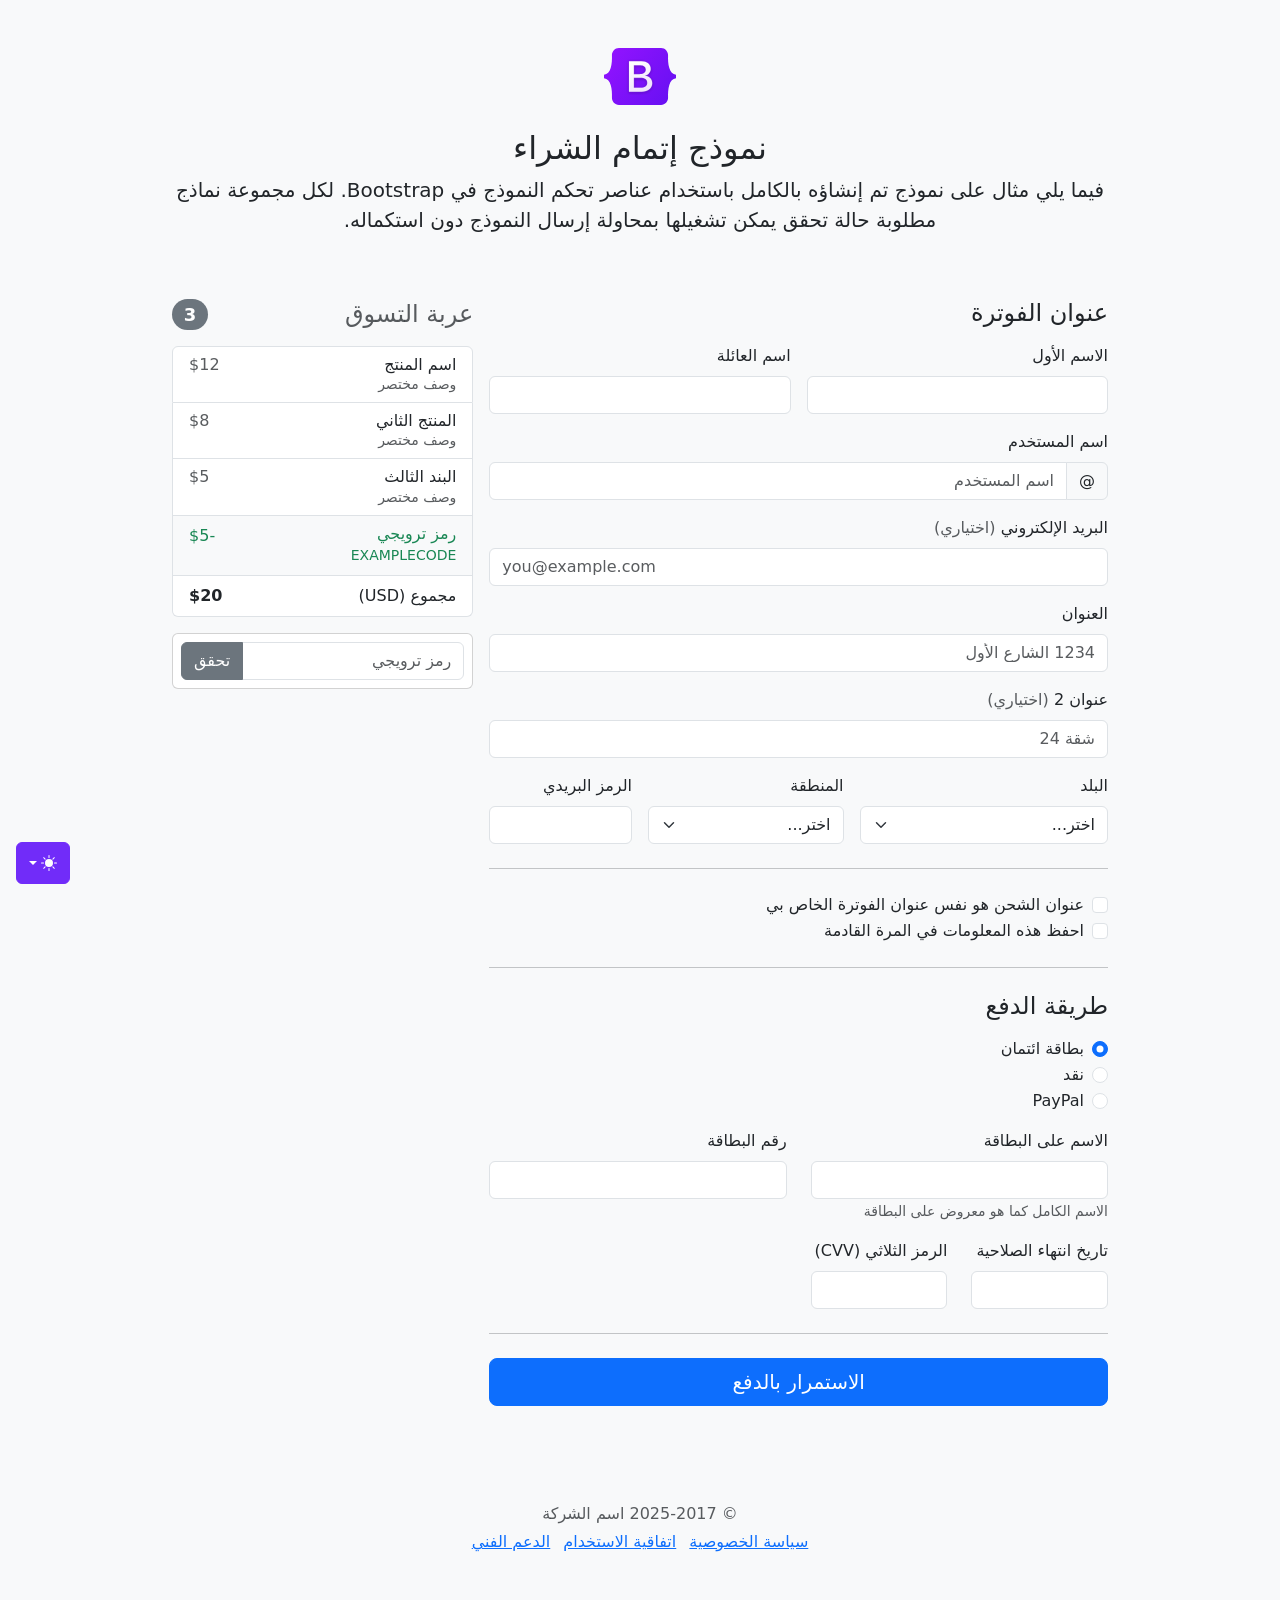
<file: bootstrap/checkout-rtl/index.html>
<!doctype html>
<html lang="ar" dir="rtl" data-bs-theme="auto">
  <head>
    <meta charset="utf-8" />
    <meta name="viewport" content="width=device-width, initial-scale=1" />
    <meta name="description" content="" />
    <meta
      name="author"
      content="Mark Otto, Jacob Thornton, and Bootstrap contributors"
    />
    <meta name="generator" content="Astro v5.13.2" />
    <title>مثال إتمام الشراء · Bootstrap v5.3</title>
    <link
      rel="canonical"
      href="https://getbootstrap.com/docs/5.3/examples/checkout-rtl/"
    />
    <script src="../assets/js/color-modes.js"></script>
    <link href="../assets/dist/css/bootstrap.rtl.min.css" rel="stylesheet" />
    <meta name="theme-color" content="#712cf9" />
    <link href="../checkout/checkout.css" rel="stylesheet" />
    <style>
      .bd-placeholder-img {
        font-size: 1.125rem;
        text-anchor: middle;
        -webkit-user-select: none;
        -moz-user-select: none;
        user-select: none;
      }
      @media (min-width: 768px) {
        .bd-placeholder-img-lg {
          font-size: 3.5rem;
        }
      }
      .b-example-divider {
        width: 100%;
        height: 3rem;
        background-color: #0000001a;
        border: solid rgba(0, 0, 0, 0.15);
        border-width: 1px 0;
        box-shadow:
          inset 0 0.5em 1.5em #0000001a,
          inset 0 0.125em 0.5em #00000026;
      }
      .b-example-vr {
        flex-shrink: 0;
        width: 1.5rem;
        height: 100vh;
      }
      .bi {
        vertical-align: -0.125em;
        fill: currentColor;
      }
      .nav-scroller {
        position: relative;
        z-index: 2;
        height: 2.75rem;
        overflow-y: hidden;
      }
      .nav-scroller .nav {
        display: flex;
        flex-wrap: nowrap;
        padding-bottom: 1rem;
        margin-top: -1px;
        overflow-x: auto;
        text-align: center;
        white-space: nowrap;
        -webkit-overflow-scrolling: touch;
      }
      .btn-bd-primary {
        --bd-violet-bg: #712cf9;
        --bd-violet-rgb: 112.520718, 44.062154, 249.437846;
        --bs-btn-font-weight: 600;
        --bs-btn-color: var(--bs-white);
        --bs-btn-bg: var(--bd-violet-bg);
        --bs-btn-border-color: var(--bd-violet-bg);
        --bs-btn-hover-color: var(--bs-white);
        --bs-btn-hover-bg: #6528e0;
        --bs-btn-hover-border-color: #6528e0;
        --bs-btn-focus-shadow-rgb: var(--bd-violet-rgb);
        --bs-btn-active-color: var(--bs-btn-hover-color);
        --bs-btn-active-bg: #5a23c8;
        --bs-btn-active-border-color: #5a23c8;
      }
      .bd-mode-toggle {
        z-index: 1500;
      }
      .bd-mode-toggle .bi {
        width: 1em;
        height: 1em;
      }
      .bd-mode-toggle .dropdown-menu .active .bi {
        display: block !important;
      }
    </style>
  </head>
  <body class="bg-body-tertiary">
    <svg xmlns="http://www.w3.org/2000/svg" class="d-none">
      <symbol id="check2" viewBox="0 0 16 16">
        <path
          d="M13.854 3.646a.5.5 0 0 1 0 .708l-7 7a.5.5 0 0 1-.708 0l-3.5-3.5a.5.5 0 1 1 .708-.708L6.5 10.293l6.646-6.647a.5.5 0 0 1 .708 0z"
        ></path>
      </symbol>
      <symbol id="circle-half" viewBox="0 0 16 16">
        <path
          d="M8 15A7 7 0 1 0 8 1v14zm0 1A8 8 0 1 1 8 0a8 8 0 0 1 0 16z"
        ></path>
      </symbol>
      <symbol id="moon-stars-fill" viewBox="0 0 16 16">
        <path
          d="M6 .278a.768.768 0 0 1 .08.858 7.208 7.208 0 0 0-.878 3.46c0 4.021 3.278 7.277 7.318 7.277.527 0 1.04-.055 1.533-.16a.787.787 0 0 1 .81.316.733.733 0 0 1-.031.893A8.349 8.349 0 0 1 8.344 16C3.734 16 0 12.286 0 7.71 0 4.266 2.114 1.312 5.124.06A.752.752 0 0 1 6 .278z"
        ></path>
        <path
          d="M10.794 3.148a.217.217 0 0 1 .412 0l.387 1.162c.173.518.579.924 1.097 1.097l1.162.387a.217.217 0 0 1 0 .412l-1.162.387a1.734 1.734 0 0 0-1.097 1.097l-.387 1.162a.217.217 0 0 1-.412 0l-.387-1.162A1.734 1.734 0 0 0 9.31 6.593l-1.162-.387a.217.217 0 0 1 0-.412l1.162-.387a1.734 1.734 0 0 0 1.097-1.097l.387-1.162zM13.863.099a.145.145 0 0 1 .274 0l.258.774c.115.346.386.617.732.732l.774.258a.145.145 0 0 1 0 .274l-.774.258a1.156 1.156 0 0 0-.732.732l-.258.774a.145.145 0 0 1-.274 0l-.258-.774a1.156 1.156 0 0 0-.732-.732l-.774-.258a.145.145 0 0 1 0-.274l.774-.258c.346-.115.617-.386.732-.732L13.863.1z"
        ></path>
      </symbol>
      <symbol id="sun-fill" viewBox="0 0 16 16">
        <path
          d="M8 12a4 4 0 1 0 0-8 4 4 0 0 0 0 8zM8 0a.5.5 0 0 1 .5.5v2a.5.5 0 0 1-1 0v-2A.5.5 0 0 1 8 0zm0 13a.5.5 0 0 1 .5.5v2a.5.5 0 0 1-1 0v-2A.5.5 0 0 1 8 13zm8-5a.5.5 0 0 1-.5.5h-2a.5.5 0 0 1 0-1h2a.5.5 0 0 1 .5.5zM3 8a.5.5 0 0 1-.5.5h-2a.5.5 0 0 1 0-1h2A.5.5 0 0 1 3 8zm10.657-5.657a.5.5 0 0 1 0 .707l-1.414 1.415a.5.5 0 1 1-.707-.708l1.414-1.414a.5.5 0 0 1 .707 0zm-9.193 9.193a.5.5 0 0 1 0 .707L3.05 13.657a.5.5 0 0 1-.707-.707l1.414-1.414a.5.5 0 0 1 .707 0zm9.193 2.121a.5.5 0 0 1-.707 0l-1.414-1.414a.5.5 0 0 1 .707-.707l1.414 1.414a.5.5 0 0 1 0 .707zM4.464 4.465a.5.5 0 0 1-.707 0L2.343 3.05a.5.5 0 1 1 .707-.707l1.414 1.414a.5.5 0 0 1 0 .708z"
        ></path>
      </symbol>
    </svg>
    <div
      class="dropdown position-fixed bottom-0 end-0 mb-3 me-3 bd-mode-toggle"
    >
      <button
        class="btn btn-bd-primary py-2 dropdown-toggle d-flex align-items-center"
        id="bd-theme"
        type="button"
        aria-expanded="false"
        data-bs-toggle="dropdown"
        aria-label="Toggle theme (auto)"
      >
        <svg class="bi my-1 theme-icon-active" aria-hidden="true">
          <use href="#circle-half"></use>
        </svg>
        <span class="visually-hidden" id="bd-theme-text">Toggle theme</span>
      </button>
      <ul
        class="dropdown-menu dropdown-menu-end shadow"
        aria-labelledby="bd-theme-text"
      >
        <li>
          <button
            type="button"
            class="dropdown-item d-flex align-items-center"
            data-bs-theme-value="light"
            aria-pressed="false"
          >
            <svg class="bi me-2 opacity-50" aria-hidden="true">
              <use href="#sun-fill"></use>
            </svg>
            Light
            <svg class="bi ms-auto d-none" aria-hidden="true">
              <use href="#check2"></use>
            </svg>
          </button>
        </li>
        <li>
          <button
            type="button"
            class="dropdown-item d-flex align-items-center"
            data-bs-theme-value="dark"
            aria-pressed="false"
          >
            <svg class="bi me-2 opacity-50" aria-hidden="true">
              <use href="#moon-stars-fill"></use>
            </svg>
            Dark
            <svg class="bi ms-auto d-none" aria-hidden="true">
              <use href="#check2"></use>
            </svg>
          </button>
        </li>
        <li>
          <button
            type="button"
            class="dropdown-item d-flex align-items-center active"
            data-bs-theme-value="auto"
            aria-pressed="true"
          >
            <svg class="bi me-2 opacity-50" aria-hidden="true">
              <use href="#circle-half"></use>
            </svg>
            Auto
            <svg class="bi ms-auto d-none" aria-hidden="true">
              <use href="#check2"></use>
            </svg>
          </button>
        </li>
      </ul>
    </div>
    <div class="container">
      <main>
        <div class="py-5 text-center">
          <img
            class="d-block mx-auto mb-4"
            src="../assets/brand/bootstrap-logo.svg"
            alt=""
            width="72"
            height="57"
          />
          <h1 class="h2">نموذج إتمام الشراء</h1>
          <p class="lead">
            فيما يلي مثال على نموذج تم إنشاؤه بالكامل باستخدام عناصر تحكم
            النموذج في Bootstrap. لكل مجموعة نماذج مطلوبة حالة تحقق يمكن تشغيلها
            بمحاولة إرسال النموذج دون استكماله.
          </p>
        </div>
        <div class="row g-3">
          <div class="col-md-5 col-lg-4 order-md-last">
            <h4 class="d-flex justify-content-between align-items-center mb-3">
              <span class="text-body-secondary">عربة التسوق</span>
              <span class="badge bg-secondary rounded-pill">3</span>
            </h4>
            <ul class="list-group mb-3">
              <li class="list-group-item d-flex justify-content-between lh-sm">
                <div>
                  <h6 class="my-0">اسم المنتج</h6>
                  <small class="text-body-secondary">وصف مختصر</small>
                </div>
                <span class="text-body-secondary">$12</span>
              </li>
              <li class="list-group-item d-flex justify-content-between lh-sm">
                <div>
                  <h6 class="my-0">المنتج الثاني</h6>
                  <small class="text-body-secondary">وصف مختصر</small>
                </div>
                <span class="text-body-secondary">$8</span>
              </li>
              <li class="list-group-item d-flex justify-content-between lh-sm">
                <div>
                  <h6 class="my-0">البند الثالث</h6>
                  <small class="text-body-secondary">وصف مختصر</small>
                </div>
                <span class="text-body-secondary">$5</span>
              </li>
              <li
                class="list-group-item d-flex justify-content-between bg-body-tertiary"
              >
                <div class="text-success">
                  <h6 class="my-0">رمز ترويجي</h6>
                  <small>EXAMPLECODE</small>
                </div>
                <span class="text-success">-$5</span>
              </li>
              <li class="list-group-item d-flex justify-content-between">
                <span>مجموع (USD)</span> <strong>$20</strong>
              </li>
            </ul>
            <form class="card p-2">
              <div class="input-group">
                <input
                  type="text"
                  class="form-control"
                  placeholder="رمز ترويجي"
                />
                <button type="submit" class="btn btn-secondary">تحقق</button>
              </div>
            </form>
          </div>
          <div class="col-md-7 col-lg-8">
            <h4 class="mb-3">عنوان الفوترة</h4>
            <form class="needs-validation" novalidate>
              <div class="row g-3">
                <div class="col-sm-6">
                  <label for="firstName" class="form-label">الاسم الأول</label>
                  <input
                    type="text"
                    class="form-control"
                    id="firstName"
                    placeholder=""
                    value=""
                    required
                  />
                  <div class="invalid-feedback">يرجى إدخال اسم أول صحيح.</div>
                </div>
                <div class="col-sm-6">
                  <label for="lastName" class="form-label">اسم العائلة</label>
                  <input
                    type="text"
                    class="form-control"
                    id="lastName"
                    placeholder=""
                    value=""
                    required
                  />
                  <div class="invalid-feedback">يرجى إدخال اسم عائلة صحيح.</div>
                </div>
                <div class="col-12">
                  <label for="username" class="form-label">اسم المستخدم</label>
                  <div class="input-group has-validation">
                    <span class="input-group-text">@</span>
                    <input
                      type="text"
                      class="form-control"
                      id="username"
                      placeholder="اسم المستخدم"
                      required
                    />
                    <div class="invalid-feedback">
                      اسم المستخدم الخاص بك مطلوب.
                    </div>
                  </div>
                </div>
                <div class="col-12">
                  <label for="email" class="form-label"
                    >البريد الإلكتروني
                    <span class="text-body-secondary">(اختياري)</span></label
                  >
                  <input
                    type="email"
                    class="form-control"
                    id="email"
                    placeholder="you@example.com"
                  />
                  <div class="invalid-feedback">
                    يرجى إدخال عنوان بريد إلكتروني صحيح لتصلكم تحديثات الشحن.
                  </div>
                </div>
                <div class="col-12">
                  <label for="address" class="form-label">العنوان</label>
                  <input
                    type="text"
                    class="form-control"
                    id="address"
                    placeholder="1234 الشارع الأول"
                    required
                  />
                  <div class="invalid-feedback">
                    يرجى إدخال عنوان الشحن الخاص بك.
                  </div>
                </div>
                <div class="col-12">
                  <label for="address2" class="form-label"
                    >عنوان 2
                    <span class="text-body-secondary">(اختياري)</span></label
                  >
                  <input
                    type="text"
                    class="form-control"
                    id="address2"
                    placeholder="شقة 24"
                  />
                </div>
                <div class="col-md-5">
                  <label for="country" class="form-label">البلد</label>
                  <select class="form-select" id="country" required>
                    <option value="">اختر...</option>
                    <option>الولايات المتحدة الأمريكية</option>
                  </select>
                  <div class="invalid-feedback">يرجى اختيار بلد صحيح.</div>
                </div>
                <div class="col-md-4">
                  <label for="state" class="form-label">المنطقة</label>
                  <select class="form-select" id="state" required>
                    <option value="">اختر...</option>
                    <option>كاليفورنيا</option>
                  </select>
                  <div class="invalid-feedback">
                    يرجى اختيار اسم منطقة صحيح.
                  </div>
                </div>
                <div class="col-md-3">
                  <label for="zip" class="form-label">الرمز البريدي</label>
                  <input
                    type="text"
                    class="form-control"
                    id="zip"
                    placeholder=""
                    required
                  />
                  <div class="invalid-feedback">الرمز البريدي مطلوب.</div>
                </div>
              </div>
              <hr class="my-4" />
              <div class="form-check">
                <input
                  type="checkbox"
                  class="form-check-input"
                  id="same-address"
                />
                <label class="form-check-label" for="same-address"
                  >عنوان الشحن هو نفس عنوان الفوترة الخاص بي</label
                >
              </div>
              <div class="form-check">
                <input
                  type="checkbox"
                  class="form-check-input"
                  id="save-info"
                />
                <label class="form-check-label" for="save-info"
                  >احفظ هذه المعلومات في المرة القادمة</label
                >
              </div>
              <hr class="my-4" />
              <h4 class="mb-3">طريقة الدفع</h4>
              <div class="my-3">
                <div class="form-check">
                  <input
                    id="credit"
                    name="paymentMethod"
                    type="radio"
                    class="form-check-input"
                    checked
                    required
                  />
                  <label class="form-check-label" for="credit"
                    >بطاقة ائتمان</label
                  >
                </div>
                <div class="form-check">
                  <input
                    id="cash"
                    name="paymentMethod"
                    type="radio"
                    class="form-check-input"
                    required
                  />
                  <label class="form-check-label" for="cash">نقد</label>
                </div>
                <div class="form-check">
                  <input
                    id="paypal"
                    name="paymentMethod"
                    type="radio"
                    class="form-check-input"
                    required
                  />
                  <label class="form-check-label" for="paypal">PayPal</label>
                </div>
              </div>
              <div class="row gy-3">
                <div class="col-md-6">
                  <label for="cc-name" class="form-label"
                    >الاسم على البطاقة</label
                  >
                  <input
                    type="text"
                    class="form-control"
                    id="cc-name"
                    placeholder=""
                    required
                  />
                  <small class="text-body-secondary"
                    >الاسم الكامل كما هو معروض على البطاقة</small
                  >
                  <div class="invalid-feedback">الاسم على البطاقة مطلوب</div>
                </div>
                <div class="col-md-6">
                  <label for="cc-number" class="form-label">رقم البطاقة</label>
                  <input
                    type="text"
                    class="form-control"
                    id="cc-number"
                    placeholder=""
                    required
                  />
                  <div class="invalid-feedback">رقم بطاقة الائتمان مطلوب</div>
                </div>
                <div class="col-md-3">
                  <label for="cc-expiration" class="form-label"
                    >تاريخ انتهاء الصلاحية</label
                  >
                  <input
                    type="text"
                    class="form-control"
                    id="cc-expiration"
                    placeholder=""
                    required
                  />
                  <div class="invalid-feedback">
                    تاريخ انتهاء الصلاحية مطلوب
                  </div>
                </div>
                <div class="col-md-3">
                  <label for="cc-cvv" class="form-label"
                    >الرمز الثلاثي (CVV)</label
                  >
                  <input
                    type="text"
                    class="form-control"
                    id="cc-cvv"
                    placeholder=""
                    required
                  />
                  <div class="invalid-feedback">رمز الحماية مطلوب</div>
                </div>
              </div>
              <hr class="my-4" />
              <button class="w-100 btn btn-primary btn-lg" type="submit">
                الاستمرار بالدفع
              </button>
            </form>
          </div>
        </div>
      </main>
      <footer class="my-5 pt-5 text-body-secondary text-center text-small">
        <p class="mb-1">&copy; 2025-2017 اسم الشركة</p>
        <ul class="list-inline">
          <li class="list-inline-item"><a href="#">سياسة الخصوصية</a></li>
          <li class="list-inline-item"><a href="#">اتفاقية الاستخدام</a></li>
          <li class="list-inline-item"><a href="#">الدعم الفني</a></li>
        </ul>
      </footer>
    </div>
    <script
      src="../assets/dist/js/bootstrap.bundle.min.js"
      class="astro-vvvwv3sm"
    ></script>
    <script src="../checkout/checkout.js" class="astro-vvvwv3sm"></script>
  </body>
</html>
</file>
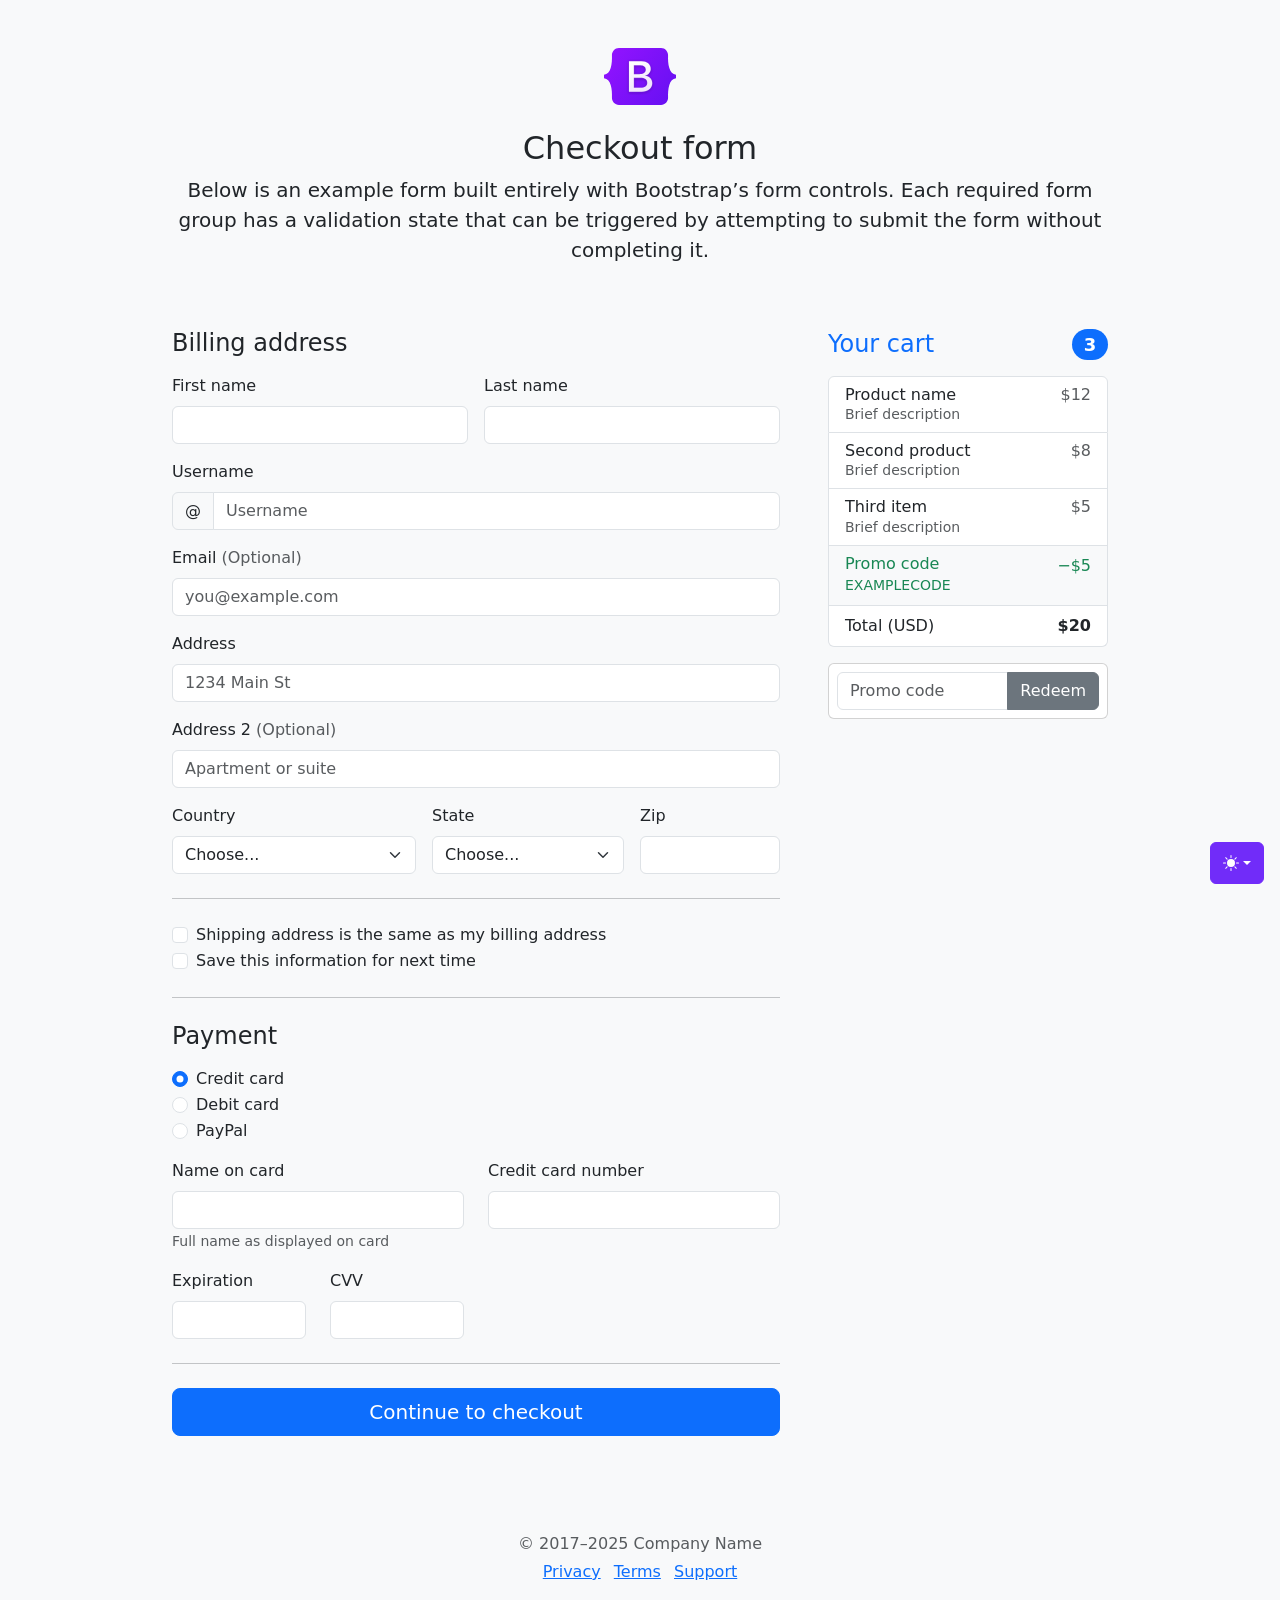
<file: bootstrap/checkout/index.html>
<!doctype html>
<html lang="en" data-bs-theme="auto">
  <head>
    <meta charset="utf-8" />
    <meta name="viewport" content="width=device-width, initial-scale=1" />
    <meta name="description" content="" />
    <meta
      name="author"
      content="Mark Otto, Jacob Thornton, and Bootstrap contributors"
    />
    <meta name="generator" content="Astro v5.13.2" />
    <title>Checkout example · Bootstrap v5.3</title>
    <link
      rel="canonical"
      href="https://getbootstrap.com/docs/5.3/examples/checkout/"
    />
    <script src="../assets/js/color-modes.js"></script>
    <link href="../assets/dist/css/bootstrap.min.css" rel="stylesheet" />
    <meta name="theme-color" content="#712cf9" />
    <link href="checkout.css" rel="stylesheet" />
    <style>
      .bd-placeholder-img {
        font-size: 1.125rem;
        text-anchor: middle;
        -webkit-user-select: none;
        -moz-user-select: none;
        user-select: none;
      }
      @media (min-width: 768px) {
        .bd-placeholder-img-lg {
          font-size: 3.5rem;
        }
      }
      .b-example-divider {
        width: 100%;
        height: 3rem;
        background-color: #0000001a;
        border: solid rgba(0, 0, 0, 0.15);
        border-width: 1px 0;
        box-shadow:
          inset 0 0.5em 1.5em #0000001a,
          inset 0 0.125em 0.5em #00000026;
      }
      .b-example-vr {
        flex-shrink: 0;
        width: 1.5rem;
        height: 100vh;
      }
      .bi {
        vertical-align: -0.125em;
        fill: currentColor;
      }
      .nav-scroller {
        position: relative;
        z-index: 2;
        height: 2.75rem;
        overflow-y: hidden;
      }
      .nav-scroller .nav {
        display: flex;
        flex-wrap: nowrap;
        padding-bottom: 1rem;
        margin-top: -1px;
        overflow-x: auto;
        text-align: center;
        white-space: nowrap;
        -webkit-overflow-scrolling: touch;
      }
      .btn-bd-primary {
        --bd-violet-bg: #712cf9;
        --bd-violet-rgb: 112.520718, 44.062154, 249.437846;
        --bs-btn-font-weight: 600;
        --bs-btn-color: var(--bs-white);
        --bs-btn-bg: var(--bd-violet-bg);
        --bs-btn-border-color: var(--bd-violet-bg);
        --bs-btn-hover-color: var(--bs-white);
        --bs-btn-hover-bg: #6528e0;
        --bs-btn-hover-border-color: #6528e0;
        --bs-btn-focus-shadow-rgb: var(--bd-violet-rgb);
        --bs-btn-active-color: var(--bs-btn-hover-color);
        --bs-btn-active-bg: #5a23c8;
        --bs-btn-active-border-color: #5a23c8;
      }
      .bd-mode-toggle {
        z-index: 1500;
      }
      .bd-mode-toggle .bi {
        width: 1em;
        height: 1em;
      }
      .bd-mode-toggle .dropdown-menu .active .bi {
        display: block !important;
      }
    </style>
  </head>
  <body class="bg-body-tertiary">
    <svg xmlns="http://www.w3.org/2000/svg" class="d-none">
      <symbol id="check2" viewBox="0 0 16 16">
        <path
          d="M13.854 3.646a.5.5 0 0 1 0 .708l-7 7a.5.5 0 0 1-.708 0l-3.5-3.5a.5.5 0 1 1 .708-.708L6.5 10.293l6.646-6.647a.5.5 0 0 1 .708 0z"
        ></path>
      </symbol>
      <symbol id="circle-half" viewBox="0 0 16 16">
        <path
          d="M8 15A7 7 0 1 0 8 1v14zm0 1A8 8 0 1 1 8 0a8 8 0 0 1 0 16z"
        ></path>
      </symbol>
      <symbol id="moon-stars-fill" viewBox="0 0 16 16">
        <path
          d="M6 .278a.768.768 0 0 1 .08.858 7.208 7.208 0 0 0-.878 3.46c0 4.021 3.278 7.277 7.318 7.277.527 0 1.04-.055 1.533-.16a.787.787 0 0 1 .81.316.733.733 0 0 1-.031.893A8.349 8.349 0 0 1 8.344 16C3.734 16 0 12.286 0 7.71 0 4.266 2.114 1.312 5.124.06A.752.752 0 0 1 6 .278z"
        ></path>
        <path
          d="M10.794 3.148a.217.217 0 0 1 .412 0l.387 1.162c.173.518.579.924 1.097 1.097l1.162.387a.217.217 0 0 1 0 .412l-1.162.387a1.734 1.734 0 0 0-1.097 1.097l-.387 1.162a.217.217 0 0 1-.412 0l-.387-1.162A1.734 1.734 0 0 0 9.31 6.593l-1.162-.387a.217.217 0 0 1 0-.412l1.162-.387a1.734 1.734 0 0 0 1.097-1.097l.387-1.162zM13.863.099a.145.145 0 0 1 .274 0l.258.774c.115.346.386.617.732.732l.774.258a.145.145 0 0 1 0 .274l-.774.258a1.156 1.156 0 0 0-.732.732l-.258.774a.145.145 0 0 1-.274 0l-.258-.774a1.156 1.156 0 0 0-.732-.732l-.774-.258a.145.145 0 0 1 0-.274l.774-.258c.346-.115.617-.386.732-.732L13.863.1z"
        ></path>
      </symbol>
      <symbol id="sun-fill" viewBox="0 0 16 16">
        <path
          d="M8 12a4 4 0 1 0 0-8 4 4 0 0 0 0 8zM8 0a.5.5 0 0 1 .5.5v2a.5.5 0 0 1-1 0v-2A.5.5 0 0 1 8 0zm0 13a.5.5 0 0 1 .5.5v2a.5.5 0 0 1-1 0v-2A.5.5 0 0 1 8 13zm8-5a.5.5 0 0 1-.5.5h-2a.5.5 0 0 1 0-1h2a.5.5 0 0 1 .5.5zM3 8a.5.5 0 0 1-.5.5h-2a.5.5 0 0 1 0-1h2A.5.5 0 0 1 3 8zm10.657-5.657a.5.5 0 0 1 0 .707l-1.414 1.415a.5.5 0 1 1-.707-.708l1.414-1.414a.5.5 0 0 1 .707 0zm-9.193 9.193a.5.5 0 0 1 0 .707L3.05 13.657a.5.5 0 0 1-.707-.707l1.414-1.414a.5.5 0 0 1 .707 0zm9.193 2.121a.5.5 0 0 1-.707 0l-1.414-1.414a.5.5 0 0 1 .707-.707l1.414 1.414a.5.5 0 0 1 0 .707zM4.464 4.465a.5.5 0 0 1-.707 0L2.343 3.05a.5.5 0 1 1 .707-.707l1.414 1.414a.5.5 0 0 1 0 .708z"
        ></path>
      </symbol>
    </svg>
    <div
      class="dropdown position-fixed bottom-0 end-0 mb-3 me-3 bd-mode-toggle"
    >
      <button
        class="btn btn-bd-primary py-2 dropdown-toggle d-flex align-items-center"
        id="bd-theme"
        type="button"
        aria-expanded="false"
        data-bs-toggle="dropdown"
        aria-label="Toggle theme (auto)"
      >
        <svg class="bi my-1 theme-icon-active" aria-hidden="true">
          <use href="#circle-half"></use>
        </svg>
        <span class="visually-hidden" id="bd-theme-text">Toggle theme</span>
      </button>
      <ul
        class="dropdown-menu dropdown-menu-end shadow"
        aria-labelledby="bd-theme-text"
      >
        <li>
          <button
            type="button"
            class="dropdown-item d-flex align-items-center"
            data-bs-theme-value="light"
            aria-pressed="false"
          >
            <svg class="bi me-2 opacity-50" aria-hidden="true">
              <use href="#sun-fill"></use>
            </svg>
            Light
            <svg class="bi ms-auto d-none" aria-hidden="true">
              <use href="#check2"></use>
            </svg>
          </button>
        </li>
        <li>
          <button
            type="button"
            class="dropdown-item d-flex align-items-center"
            data-bs-theme-value="dark"
            aria-pressed="false"
          >
            <svg class="bi me-2 opacity-50" aria-hidden="true">
              <use href="#moon-stars-fill"></use>
            </svg>
            Dark
            <svg class="bi ms-auto d-none" aria-hidden="true">
              <use href="#check2"></use>
            </svg>
          </button>
        </li>
        <li>
          <button
            type="button"
            class="dropdown-item d-flex align-items-center active"
            data-bs-theme-value="auto"
            aria-pressed="true"
          >
            <svg class="bi me-2 opacity-50" aria-hidden="true">
              <use href="#circle-half"></use>
            </svg>
            Auto
            <svg class="bi ms-auto d-none" aria-hidden="true">
              <use href="#check2"></use>
            </svg>
          </button>
        </li>
      </ul>
    </div>
    <div class="container">
      <main>
        <div class="py-5 text-center">
          <img
            class="d-block mx-auto mb-4"
            src="../assets/brand/bootstrap-logo.svg"
            alt=""
            width="72"
            height="57"
          />
          <h1 class="h2">Checkout form</h1>
          <p class="lead">
            Below is an example form built entirely with Bootstrap’s form
            controls. Each required form group has a validation state that can
            be triggered by attempting to submit the form without completing it.
          </p>
        </div>
        <div class="row g-5">
          <div class="col-md-5 col-lg-4 order-md-last">
            <h4 class="d-flex justify-content-between align-items-center mb-3">
              <span class="text-primary">Your cart</span>
              <span class="badge bg-primary rounded-pill">3</span>
            </h4>
            <ul class="list-group mb-3">
              <li class="list-group-item d-flex justify-content-between lh-sm">
                <div>
                  <h6 class="my-0">Product name</h6>
                  <small class="text-body-secondary">Brief description</small>
                </div>
                <span class="text-body-secondary">$12</span>
              </li>
              <li class="list-group-item d-flex justify-content-between lh-sm">
                <div>
                  <h6 class="my-0">Second product</h6>
                  <small class="text-body-secondary">Brief description</small>
                </div>
                <span class="text-body-secondary">$8</span>
              </li>
              <li class="list-group-item d-flex justify-content-between lh-sm">
                <div>
                  <h6 class="my-0">Third item</h6>
                  <small class="text-body-secondary">Brief description</small>
                </div>
                <span class="text-body-secondary">$5</span>
              </li>
              <li
                class="list-group-item d-flex justify-content-between bg-body-tertiary"
              >
                <div class="text-success">
                  <h6 class="my-0">Promo code</h6>
                  <small>EXAMPLECODE</small>
                </div>
                <span class="text-success">−$5</span>
              </li>
              <li class="list-group-item d-flex justify-content-between">
                <span>Total (USD)</span> <strong>$20</strong>
              </li>
            </ul>
            <form class="card p-2">
              <div class="input-group">
                <input
                  type="text"
                  class="form-control"
                  placeholder="Promo code"
                />
                <button type="submit" class="btn btn-secondary">Redeem</button>
              </div>
            </form>
          </div>
          <div class="col-md-7 col-lg-8">
            <h4 class="mb-3">Billing address</h4>
            <form class="needs-validation" novalidate>
              <div class="row g-3">
                <div class="col-sm-6">
                  <label for="firstName" class="form-label">First name</label>
                  <input
                    type="text"
                    class="form-control"
                    id="firstName"
                    placeholder=""
                    value=""
                    required
                  />
                  <div class="invalid-feedback">
                    Valid first name is required.
                  </div>
                </div>
                <div class="col-sm-6">
                  <label for="lastName" class="form-label">Last name</label>
                  <input
                    type="text"
                    class="form-control"
                    id="lastName"
                    placeholder=""
                    value=""
                    required
                  />
                  <div class="invalid-feedback">
                    Valid last name is required.
                  </div>
                </div>
                <div class="col-12">
                  <label for="username" class="form-label">Username</label>
                  <div class="input-group has-validation">
                    <span class="input-group-text">@</span>
                    <input
                      type="text"
                      class="form-control"
                      id="username"
                      placeholder="Username"
                      required
                    />
                    <div class="invalid-feedback">
                      Your username is required.
                    </div>
                  </div>
                </div>
                <div class="col-12">
                  <label for="email" class="form-label"
                    >Email
                    <span class="text-body-secondary">(Optional)</span></label
                  >
                  <input
                    type="email"
                    class="form-control"
                    id="email"
                    placeholder="you@example.com"
                  />
                  <div class="invalid-feedback">
                    Please enter a valid email address for shipping updates.
                  </div>
                </div>
                <div class="col-12">
                  <label for="address" class="form-label">Address</label>
                  <input
                    type="text"
                    class="form-control"
                    id="address"
                    placeholder="1234 Main St"
                    required
                  />
                  <div class="invalid-feedback">
                    Please enter your shipping address.
                  </div>
                </div>
                <div class="col-12">
                  <label for="address2" class="form-label"
                    >Address 2
                    <span class="text-body-secondary">(Optional)</span></label
                  >
                  <input
                    type="text"
                    class="form-control"
                    id="address2"
                    placeholder="Apartment or suite"
                  />
                </div>
                <div class="col-md-5">
                  <label for="country" class="form-label">Country</label>
                  <select class="form-select" id="country" required>
                    <option value="">Choose...</option>
                    <option>United States</option>
                  </select>
                  <div class="invalid-feedback">
                    Please select a valid country.
                  </div>
                </div>
                <div class="col-md-4">
                  <label for="state" class="form-label">State</label>
                  <select class="form-select" id="state" required>
                    <option value="">Choose...</option>
                    <option>California</option>
                  </select>
                  <div class="invalid-feedback">
                    Please provide a valid state.
                  </div>
                </div>
                <div class="col-md-3">
                  <label for="zip" class="form-label">Zip</label>
                  <input
                    type="text"
                    class="form-control"
                    id="zip"
                    placeholder=""
                    required
                  />
                  <div class="invalid-feedback">Zip code required.</div>
                </div>
              </div>
              <hr class="my-4" />
              <div class="form-check">
                <input
                  type="checkbox"
                  class="form-check-input"
                  id="same-address"
                />
                <label class="form-check-label" for="same-address"
                  >Shipping address is the same as my billing address</label
                >
              </div>
              <div class="form-check">
                <input
                  type="checkbox"
                  class="form-check-input"
                  id="save-info"
                />
                <label class="form-check-label" for="save-info"
                  >Save this information for next time</label
                >
              </div>
              <hr class="my-4" />
              <h4 class="mb-3">Payment</h4>
              <div class="my-3">
                <div class="form-check">
                  <input
                    id="credit"
                    name="paymentMethod"
                    type="radio"
                    class="form-check-input"
                    checked
                    required
                  />
                  <label class="form-check-label" for="credit"
                    >Credit card</label
                  >
                </div>
                <div class="form-check">
                  <input
                    id="debit"
                    name="paymentMethod"
                    type="radio"
                    class="form-check-input"
                    required
                  />
                  <label class="form-check-label" for="debit">Debit card</label>
                </div>
                <div class="form-check">
                  <input
                    id="paypal"
                    name="paymentMethod"
                    type="radio"
                    class="form-check-input"
                    required
                  />
                  <label class="form-check-label" for="paypal">PayPal</label>
                </div>
              </div>
              <div class="row gy-3">
                <div class="col-md-6">
                  <label for="cc-name" class="form-label">Name on card</label>
                  <input
                    type="text"
                    class="form-control"
                    id="cc-name"
                    placeholder=""
                    required
                  />
                  <small class="text-body-secondary"
                    >Full name as displayed on card</small
                  >
                  <div class="invalid-feedback">Name on card is required</div>
                </div>
                <div class="col-md-6">
                  <label for="cc-number" class="form-label"
                    >Credit card number</label
                  >
                  <input
                    type="text"
                    class="form-control"
                    id="cc-number"
                    placeholder=""
                    required
                  />
                  <div class="invalid-feedback">
                    Credit card number is required
                  </div>
                </div>
                <div class="col-md-3">
                  <label for="cc-expiration" class="form-label"
                    >Expiration</label
                  >
                  <input
                    type="text"
                    class="form-control"
                    id="cc-expiration"
                    placeholder=""
                    required
                  />
                  <div class="invalid-feedback">Expiration date required</div>
                </div>
                <div class="col-md-3">
                  <label for="cc-cvv" class="form-label">CVV</label>
                  <input
                    type="text"
                    class="form-control"
                    id="cc-cvv"
                    placeholder=""
                    required
                  />
                  <div class="invalid-feedback">Security code required</div>
                </div>
              </div>
              <hr class="my-4" />
              <button class="w-100 btn btn-primary btn-lg" type="submit">
                Continue to checkout
              </button>
            </form>
          </div>
        </div>
      </main>
      <footer class="my-5 pt-5 text-body-secondary text-center text-small">
        <p class="mb-1">&copy; 2017–2025 Company Name</p>
        <ul class="list-inline">
          <li class="list-inline-item"><a href="#">Privacy</a></li>
          <li class="list-inline-item"><a href="#">Terms</a></li>
          <li class="list-inline-item"><a href="#">Support</a></li>
        </ul>
      </footer>
    </div>
    <script
      src="../assets/dist/js/bootstrap.bundle.min.js"
      class="astro-vvvwv3sm"
    ></script>
    <script src="checkout.js" class="astro-vvvwv3sm"></script>
  </body>
</html>
</file>
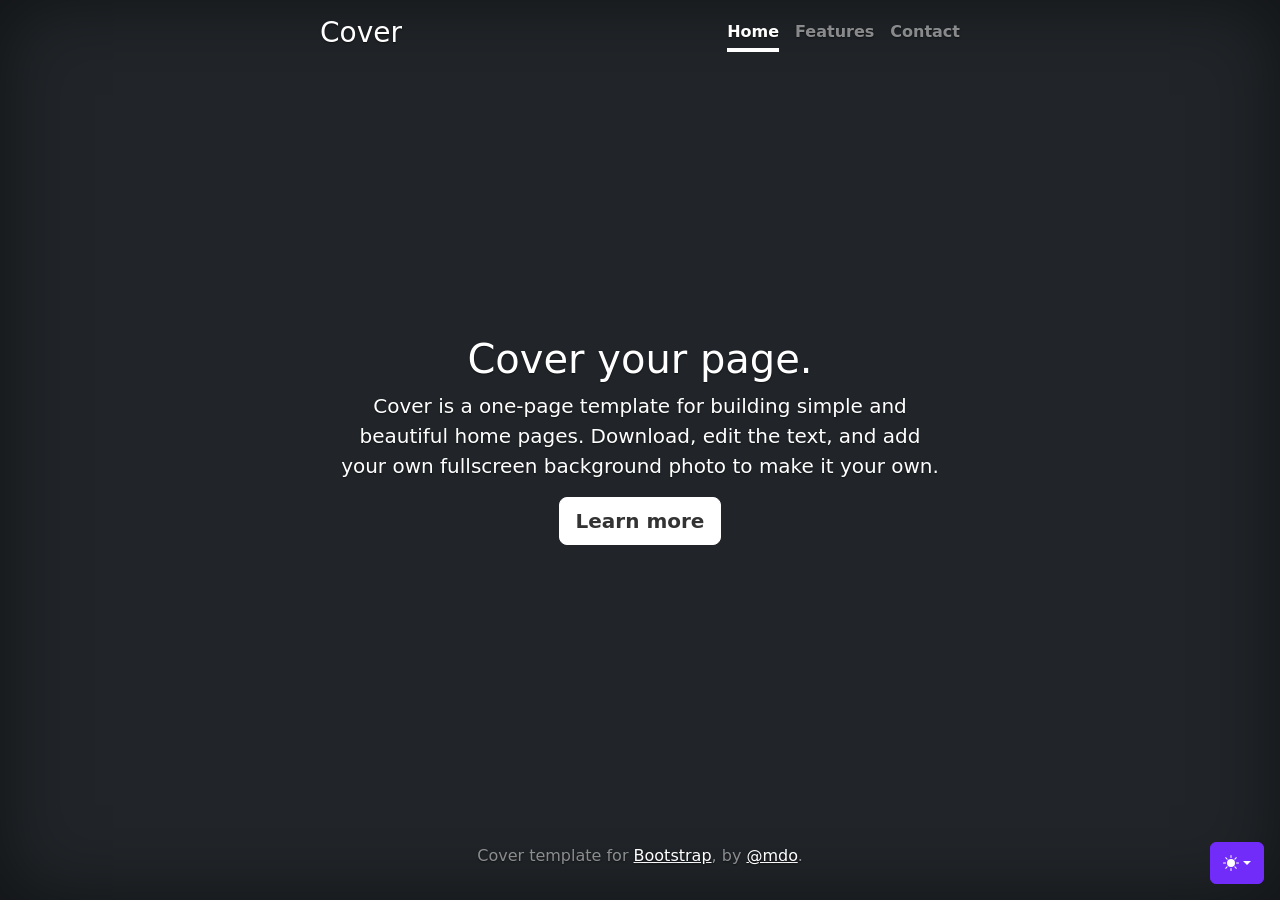
<file: bootstrap/cover/index.html>
<!doctype html>
<html lang="en" class="h-100" data-bs-theme="auto">
  <head>
    <meta charset="utf-8" />
    <meta name="viewport" content="width=device-width, initial-scale=1" />
    <meta name="description" content="" />
    <meta
      name="author"
      content="Mark Otto, Jacob Thornton, and Bootstrap contributors"
    />
    <meta name="generator" content="Astro v5.13.2" />
    <title>Cover Template · Bootstrap v5.3</title>
    <link
      rel="canonical"
      href="https://getbootstrap.com/docs/5.3/examples/cover/"
    />
    <script src="../assets/js/color-modes.js"></script>
    <link href="../assets/dist/css/bootstrap.min.css" rel="stylesheet" />
    <meta name="theme-color" content="#712cf9" />
    <link href="cover.css" rel="stylesheet" />
    <style>
      .bd-placeholder-img {
        font-size: 1.125rem;
        text-anchor: middle;
        -webkit-user-select: none;
        -moz-user-select: none;
        user-select: none;
      }
      @media (min-width: 768px) {
        .bd-placeholder-img-lg {
          font-size: 3.5rem;
        }
      }
      .b-example-divider {
        width: 100%;
        height: 3rem;
        background-color: #0000001a;
        border: solid rgba(0, 0, 0, 0.15);
        border-width: 1px 0;
        box-shadow:
          inset 0 0.5em 1.5em #0000001a,
          inset 0 0.125em 0.5em #00000026;
      }
      .b-example-vr {
        flex-shrink: 0;
        width: 1.5rem;
        height: 100vh;
      }
      .bi {
        vertical-align: -0.125em;
        fill: currentColor;
      }
      .nav-scroller {
        position: relative;
        z-index: 2;
        height: 2.75rem;
        overflow-y: hidden;
      }
      .nav-scroller .nav {
        display: flex;
        flex-wrap: nowrap;
        padding-bottom: 1rem;
        margin-top: -1px;
        overflow-x: auto;
        text-align: center;
        white-space: nowrap;
        -webkit-overflow-scrolling: touch;
      }
      .btn-bd-primary {
        --bd-violet-bg: #712cf9;
        --bd-violet-rgb: 112.520718, 44.062154, 249.437846;
        --bs-btn-font-weight: 600;
        --bs-btn-color: var(--bs-white);
        --bs-btn-bg: var(--bd-violet-bg);
        --bs-btn-border-color: var(--bd-violet-bg);
        --bs-btn-hover-color: var(--bs-white);
        --bs-btn-hover-bg: #6528e0;
        --bs-btn-hover-border-color: #6528e0;
        --bs-btn-focus-shadow-rgb: var(--bd-violet-rgb);
        --bs-btn-active-color: var(--bs-btn-hover-color);
        --bs-btn-active-bg: #5a23c8;
        --bs-btn-active-border-color: #5a23c8;
      }
      .bd-mode-toggle {
        z-index: 1500;
      }
      .bd-mode-toggle .bi {
        width: 1em;
        height: 1em;
      }
      .bd-mode-toggle .dropdown-menu .active .bi {
        display: block !important;
      }
    </style>
  </head>
  <body class="d-flex h-100 text-center text-bg-dark">
    <svg xmlns="http://www.w3.org/2000/svg" class="d-none">
      <symbol id="check2" viewBox="0 0 16 16">
        <path
          d="M13.854 3.646a.5.5 0 0 1 0 .708l-7 7a.5.5 0 0 1-.708 0l-3.5-3.5a.5.5 0 1 1 .708-.708L6.5 10.293l6.646-6.647a.5.5 0 0 1 .708 0z"
        ></path>
      </symbol>
      <symbol id="circle-half" viewBox="0 0 16 16">
        <path
          d="M8 15A7 7 0 1 0 8 1v14zm0 1A8 8 0 1 1 8 0a8 8 0 0 1 0 16z"
        ></path>
      </symbol>
      <symbol id="moon-stars-fill" viewBox="0 0 16 16">
        <path
          d="M6 .278a.768.768 0 0 1 .08.858 7.208 7.208 0 0 0-.878 3.46c0 4.021 3.278 7.277 7.318 7.277.527 0 1.04-.055 1.533-.16a.787.787 0 0 1 .81.316.733.733 0 0 1-.031.893A8.349 8.349 0 0 1 8.344 16C3.734 16 0 12.286 0 7.71 0 4.266 2.114 1.312 5.124.06A.752.752 0 0 1 6 .278z"
        ></path>
        <path
          d="M10.794 3.148a.217.217 0 0 1 .412 0l.387 1.162c.173.518.579.924 1.097 1.097l1.162.387a.217.217 0 0 1 0 .412l-1.162.387a1.734 1.734 0 0 0-1.097 1.097l-.387 1.162a.217.217 0 0 1-.412 0l-.387-1.162A1.734 1.734 0 0 0 9.31 6.593l-1.162-.387a.217.217 0 0 1 0-.412l1.162-.387a1.734 1.734 0 0 0 1.097-1.097l.387-1.162zM13.863.099a.145.145 0 0 1 .274 0l.258.774c.115.346.386.617.732.732l.774.258a.145.145 0 0 1 0 .274l-.774.258a1.156 1.156 0 0 0-.732.732l-.258.774a.145.145 0 0 1-.274 0l-.258-.774a1.156 1.156 0 0 0-.732-.732l-.774-.258a.145.145 0 0 1 0-.274l.774-.258c.346-.115.617-.386.732-.732L13.863.1z"
        ></path>
      </symbol>
      <symbol id="sun-fill" viewBox="0 0 16 16">
        <path
          d="M8 12a4 4 0 1 0 0-8 4 4 0 0 0 0 8zM8 0a.5.5 0 0 1 .5.5v2a.5.5 0 0 1-1 0v-2A.5.5 0 0 1 8 0zm0 13a.5.5 0 0 1 .5.5v2a.5.5 0 0 1-1 0v-2A.5.5 0 0 1 8 13zm8-5a.5.5 0 0 1-.5.5h-2a.5.5 0 0 1 0-1h2a.5.5 0 0 1 .5.5zM3 8a.5.5 0 0 1-.5.5h-2a.5.5 0 0 1 0-1h2A.5.5 0 0 1 3 8zm10.657-5.657a.5.5 0 0 1 0 .707l-1.414 1.415a.5.5 0 1 1-.707-.708l1.414-1.414a.5.5 0 0 1 .707 0zm-9.193 9.193a.5.5 0 0 1 0 .707L3.05 13.657a.5.5 0 0 1-.707-.707l1.414-1.414a.5.5 0 0 1 .707 0zm9.193 2.121a.5.5 0 0 1-.707 0l-1.414-1.414a.5.5 0 0 1 .707-.707l1.414 1.414a.5.5 0 0 1 0 .707zM4.464 4.465a.5.5 0 0 1-.707 0L2.343 3.05a.5.5 0 1 1 .707-.707l1.414 1.414a.5.5 0 0 1 0 .708z"
        ></path>
      </symbol>
    </svg>
    <div
      class="dropdown position-fixed bottom-0 end-0 mb-3 me-3 bd-mode-toggle"
    >
      <button
        class="btn btn-bd-primary py-2 dropdown-toggle d-flex align-items-center"
        id="bd-theme"
        type="button"
        aria-expanded="false"
        data-bs-toggle="dropdown"
        aria-label="Toggle theme (auto)"
      >
        <svg class="bi my-1 theme-icon-active" aria-hidden="true">
          <use href="#circle-half"></use>
        </svg>
        <span class="visually-hidden" id="bd-theme-text">Toggle theme</span>
      </button>
      <ul
        class="dropdown-menu dropdown-menu-end shadow"
        aria-labelledby="bd-theme-text"
      >
        <li>
          <button
            type="button"
            class="dropdown-item d-flex align-items-center"
            data-bs-theme-value="light"
            aria-pressed="false"
          >
            <svg class="bi me-2 opacity-50" aria-hidden="true">
              <use href="#sun-fill"></use>
            </svg>
            Light
            <svg class="bi ms-auto d-none" aria-hidden="true">
              <use href="#check2"></use>
            </svg>
          </button>
        </li>
        <li>
          <button
            type="button"
            class="dropdown-item d-flex align-items-center"
            data-bs-theme-value="dark"
            aria-pressed="false"
          >
            <svg class="bi me-2 opacity-50" aria-hidden="true">
              <use href="#moon-stars-fill"></use>
            </svg>
            Dark
            <svg class="bi ms-auto d-none" aria-hidden="true">
              <use href="#check2"></use>
            </svg>
          </button>
        </li>
        <li>
          <button
            type="button"
            class="dropdown-item d-flex align-items-center active"
            data-bs-theme-value="auto"
            aria-pressed="true"
          >
            <svg class="bi me-2 opacity-50" aria-hidden="true">
              <use href="#circle-half"></use>
            </svg>
            Auto
            <svg class="bi ms-auto d-none" aria-hidden="true">
              <use href="#check2"></use>
            </svg>
          </button>
        </li>
      </ul>
    </div>
    <div class="cover-container d-flex w-100 h-100 p-3 mx-auto flex-column">
      <header class="mb-auto">
        <div>
          <h3 class="float-md-start mb-0">Cover</h3>
          <nav class="nav nav-masthead justify-content-center float-md-end">
            <a
              class="nav-link fw-bold py-1 px-0 active"
              aria-current="page"
              href="#"
              >Home</a
            >
            <a class="nav-link fw-bold py-1 px-0" href="#">Features</a>
            <a class="nav-link fw-bold py-1 px-0" href="#">Contact</a>
          </nav>
        </div>
      </header>
      <main class="px-3">
        <h1>Cover your page.</h1>
        <p class="lead">
          Cover is a one-page template for building simple and beautiful home
          pages. Download, edit the text, and add your own fullscreen background
          photo to make it your own.
        </p>
        <p class="lead">
          <a href="#" class="btn btn-lg btn-light fw-bold border-white bg-white"
            >Learn more</a
          >
        </p>
      </main>
      <footer class="mt-auto text-white-50">
        <p>
          Cover template for
          <a href="https://getbootstrap.com/" class="text-white">Bootstrap</a>,
          by <a href="https://x.com/mdo" class="text-white">@mdo</a>.
        </p>
      </footer>
    </div>
    <script
      src="../assets/dist/js/bootstrap.bundle.min.js"
      class="astro-vvvwv3sm"
    ></script>
  </body>
</html>
</file>
<file: bootstrap/blog/blog.rtl.css>
/* stylelint-disable @stylistic/selector-list-comma-newline-after */

.blog-header-logo {
  font-family: Amiri, Georgia, "Times New Roman", serif;
  font-size: 2.25rem;
}

.blog-header-logo:hover {
  text-decoration: none;
}

h1, h2, h3, h4, h5, h6 {
  font-family: Amiri, Georgia, "Times New Roman", serif;
}

.flex-auto {
  flex: 0 0 auto;
}

.h-250 { height: 250px; }
@media (min-width: 768px) {
  .h-md-250 { height: 250px; }
}

/* Pagination */
.blog-pagination {
  margin-bottom: 4rem;
}

/*
 * Blog posts
 */
.blog-post {
  margin-bottom: 4rem;
}
.blog-post-meta {
  margin-bottom: 1.25rem;
  color: #727272;
}
</file>
<file: bootstrap/blog/blog.css>
/* stylelint-disable @stylistic/selector-list-comma-newline-after */

.blog-header-logo {
  font-family: "Playfair Display", Georgia, "Times New Roman", serif/*rtl:Amiri, Georgia, "Times New Roman", serif*/;
  font-size: 2.25rem;
}

.blog-header-logo:hover {
  text-decoration: none;
}

h1, h2, h3, h4, h5, h6 {
  font-family: "Playfair Display", Georgia, "Times New Roman", serif/*rtl:Amiri, Georgia, "Times New Roman", serif*/;
}

.flex-auto {
  flex: 0 0 auto;
}

.h-250 { height: 250px; }
@media (min-width: 768px) {
  .h-md-250 { height: 250px; }
}

/* Pagination */
.blog-pagination {
  margin-bottom: 4rem;
}

/*
 * Blog posts
 */
.blog-post {
  margin-bottom: 4rem;
}
.blog-post-meta {
  margin-bottom: 1.25rem;
  color: #727272;
}
</file>
<file: bootstrap/breadcrumbs/breadcrumbs.css>
.breadcrumb-chevron {
  --bs-breadcrumb-divider: url("data:image/svg+xml,%3Csvg xmlns='http://www.w3.org/2000/svg' width='16' height='16' fill='%236c757d'%3E%3Cpath fill-rule='evenodd' d='M4.646 1.646a.5.5 0 0 1 .708 0l6 6a.5.5 0 0 1 0 .708l-6 6a.5.5 0 0 1-.708-.708L10.293 8 4.646 2.354a.5.5 0 0 1 0-.708z'/%3E%3C/svg%3E");
  gap: .5rem;
}
.breadcrumb-chevron .breadcrumb-item {
  display: flex;
  gap: inherit;
  align-items: center;
  padding-left: 0;
  line-height: 1;
}
.breadcrumb-chevron .breadcrumb-item::before {
  gap: inherit;
  float: none;
  width: 1rem;
  height: 1rem;
}

.breadcrumb-custom .breadcrumb-item {
  position: relative;
  flex-grow: 1;
  padding: .75rem 3rem;
}
.breadcrumb-custom .breadcrumb-item::before {
  display: none;
}
.breadcrumb-custom .breadcrumb-item::after {
  position: absolute;
  top: 50%;
  right: -25px;
  z-index: 1;
  display: inline-block;
  width: 50px;
  height: 50px;
  margin-top: -25px;
  content: "";
  background-color: var(--bs-tertiary-bg);
  border-top-right-radius: .5rem;
  box-shadow: 1px -1px var(--bs-border-color);
  transform: scale(.707) rotate(45deg);
}
.breadcrumb-custom .breadcrumb-item:first-child {
  padding-left: 1.5rem;
}
.breadcrumb-custom .breadcrumb-item:last-child {
  padding-right: 1.5rem;
}
.breadcrumb-custom .breadcrumb-item:last-child::after {
  display: none;
}
</file>
<file: bootstrap/carousel/carousel.rtl.css>
/* GLOBAL STYLES
-------------------------------------------------- */
/* Padding below the footer and lighter body text */

body {
  padding-top: 3rem;
  padding-bottom: 3rem;
  color: rgb(var(--bs-tertiary-color-rgb));
}


/* CUSTOMIZE THE CAROUSEL
-------------------------------------------------- */

/* Carousel base class */
.carousel {
  margin-bottom: 4rem;
}
/* Since positioning the image, we need to help out the caption */
.carousel-caption {
  bottom: 3rem;
  z-index: 10;
}

/* Declare heights because of positioning of img element */
.carousel-item {
  height: 32rem;
}


/* MARKETING CONTENT
-------------------------------------------------- */

/* Center align the text within the three columns below the carousel */
.marketing .col-lg-4 {
  margin-bottom: 1.5rem;
  text-align: center;
}
.marketing .col-lg-4 p {
  margin-right: .75rem;
  margin-left: .75rem;
}


/* Featurettes
------------------------- */

.featurette-divider {
  margin: 5rem 0; /* Space out the Bootstrap <hr> more */
}

/* Thin out the marketing headings */

/* RESPONSIVE CSS
-------------------------------------------------- */

@media (min-width: 40em) {
  /* Bump up size of carousel content */
  .carousel-caption p {
    margin-bottom: 1.25rem;
    font-size: 1.25rem;
    line-height: 1.4;
  }

  .featurette-heading {
    font-size: 50px;
  }
}

@media (min-width: 62em) {
  .featurette-heading {
    margin-top: 7rem;
  }
}
</file>
<file: bootstrap/carousel/carousel.css>
/* GLOBAL STYLES
-------------------------------------------------- */
/* Padding below the footer and lighter body text */

body {
  padding-top: 3rem;
  padding-bottom: 3rem;
  color: rgb(var(--bs-tertiary-color-rgb));
}


/* CUSTOMIZE THE CAROUSEL
-------------------------------------------------- */

/* Carousel base class */
.carousel {
  margin-bottom: 4rem;
}
/* Since positioning the image, we need to help out the caption */
.carousel-caption {
  bottom: 3rem;
  z-index: 10;
}

/* Declare heights because of positioning of img element */
.carousel-item {
  height: 32rem;
}


/* MARKETING CONTENT
-------------------------------------------------- */

/* Center align the text within the three columns below the carousel */
.marketing .col-lg-4 {
  margin-bottom: 1.5rem;
  text-align: center;
}
/* rtl:begin:ignore */
.marketing .col-lg-4 p {
  margin-right: .75rem;
  margin-left: .75rem;
}
/* rtl:end:ignore */


/* Featurettes
------------------------- */

.featurette-divider {
  margin: 5rem 0; /* Space out the Bootstrap <hr> more */
}

/* Thin out the marketing headings */
/* rtl:begin:remove */
.featurette-heading {
  letter-spacing: -.05rem;
}

/* rtl:end:remove */

/* RESPONSIVE CSS
-------------------------------------------------- */

@media (min-width: 40em) {
  /* Bump up size of carousel content */
  .carousel-caption p {
    margin-bottom: 1.25rem;
    font-size: 1.25rem;
    line-height: 1.4;
  }

  .featurette-heading {
    font-size: 50px;
  }
}

@media (min-width: 62em) {
  .featurette-heading {
    margin-top: 7rem;
  }
}
</file>
<file: bootstrap/checkout/checkout.css>
.container {
  max-width: 960px;
}
</file>
<file: bootstrap/cover/cover.css>
/*
 * Globals
 */


/* Custom default button */
.btn-light,
.btn-light:hover,
.btn-light:focus {
  color: #333;
  text-shadow: none; /* Prevent inheritance from `body` */
}


/*
 * Base structure
 */

body {
  text-shadow: 0 .05rem .1rem rgba(0, 0, 0, .5);
  box-shadow: inset 0 0 5rem rgba(0, 0, 0, .5);
}

.cover-container {
  max-width: 42em;
}


/*
 * Header
 */

.nav-masthead .nav-link {
  color: rgba(255, 255, 255, .5);
  border-bottom: .25rem solid transparent;
}

.nav-masthead .nav-link:hover,
.nav-masthead .nav-link:focus {
  border-bottom-color: rgba(255, 255, 255, .25);
}

.nav-masthead .nav-link + .nav-link {
  margin-left: 1rem;
}

.nav-masthead .active {
  color: #fff;
  border-bottom-color: #fff;
}
</file>
<file: bootstrap/cheatsheet/cheatsheet.rtl.css>
body {
  scroll-behavior: smooth;
}

/**
 * Bootstrap "Journal code" icon
 * @link https://icons.getbootstrap.com/icons/journal-code/
 */
.bd-heading a::before {
  display: inline-block;
  width: 1em;
  height: 1em;
  margin-left: .25rem;
  content: "";
  background-image: url("data:image/svg+xml,%3Csvg xmlns='http://www.w3.org/2000/svg' fill='%23999' viewBox='0 0 16 16'%3E%3Cpath d='M4 1h8a2 2 0 0 1 2 2v10a2 2 0 0 1-2 2H4a2 2 0 0 1-2-2h1a1 1 0 0 0 1 1h8a1 1 0 0 0 1-1V3a1 1 0 0 0-1-1H4a1 1 0 0 0-1 1H2a2 2 0 0 1 2-2z'/%3E%3Cpath d='M2 5v-.5a.5.5 0 0 1 1 0V5h.5a.5.5 0 0 1 0 1h-2a.5.5 0 0 1 0-1H2zm0 3v-.5a.5.5 0 0 1 1 0V8h.5a.5.5 0 0 1 0 1h-2a.5.5 0 0 1 0-1H2zm0 3v-.5a.5.5 0 0 1 1 0v.5h.5a.5.5 0 0 1 0 1h-2a.5.5 0 0 1 0-1H2z'/%3E%3Cpath fill-rule='evenodd' d='M8.646 5.646a.5.5 0 0 1 .708 0l2 2a.5.5 0 0 1 0 .708l-2 2a.5.5 0 0 1-.708-.708L10.293 8 8.646 6.354a.5.5 0 0 1 0-.708zm-1.292 0a.5.5 0 0 0-.708 0l-2 2a.5.5 0 0 0 0 .708l2 2a.5.5 0 0 0 .708-.708L5.707 8l1.647-1.646a.5.5 0 0 0 0-.708z'/%3E%3C/svg%3E");
  background-size: 1em;
}

/* stylelint-disable-next-line selector-max-universal */
.bd-heading + div > * + * {
  margin-top: 3rem;
}

/* Table of contents */
.bd-aside a {
  padding: .1875rem .5rem;
  margin-top: .125rem;
  margin-right: .3125rem;
  color: var(--bs-body-color);
}

.bd-aside a:hover,
.bd-aside a:focus {
  color: var(--bs-body-color);
  background-color: rgba(121, 82, 179, .1);
}

.bd-aside .active {
  font-weight: 600;
  color: var(--bs-body-color);
}

.bd-aside .btn {
  padding: .25rem .5rem;
  font-weight: 600;
  color: var(--bs-body-color);
}

.bd-aside .btn:hover,
.bd-aside .btn:focus {
  color: var(--bs-body-color);
  background-color: rgba(121, 82, 179, .1);
}

.bd-aside .btn:focus {
  box-shadow: 0 0 0 1px rgba(121, 82, 179, .7);
}

.bd-aside .btn::before {
  width: 1.25em;
  line-height: 0;
  content: url("data:image/svg+xml,%3csvg xmlns='http://www.w3.org/2000/svg' width='16' height='16' viewBox='0 0 16 16'%3e%3cpath fill='none' stroke='%23ccc' stroke-linecap='round' stroke-linejoin='round' stroke-width='2' d='M5 14l6-6-6-6'/%3e%3c/svg%3e");
  transition: transform .35s ease;
  transform: rotate(180deg) translateX(-2px);
  transform-origin: .5em 50%;
}

.bd-aside .btn[aria-expanded="true"]::before {
  transform: rotate(90deg);
}


/* Examples */
.scrollspy-example {
  height: 200px;
}

[id="modal"] .bd-example .btn,
[id="buttons"] .bd-example .btn,
[id="tooltips"] .bd-example .btn,
[id="popovers"] .bd-example .btn,
[id="dropdowns"] .bd-example .btn-group,
[id="dropdowns"] .bd-example .dropdown,
[id="dropdowns"] .bd-example .dropup,
[id="dropdowns"] .bd-example .dropend,
[id="dropdowns"] .bd-example .dropstart {
  margin: 0 0 1rem 1rem;
}

/* Layout */
@media (min-width: 1200px) {
  body {
    display: grid;
    grid-template-rows: auto;
    grid-template-columns: 1fr 4fr 1fr;
    gap: 1rem;
  }

  .bd-header {
    position: fixed;
    top: 0;
    right: 0;
    left: 0;
    z-index: 1030;
    grid-column: 1 / span 3;
  }

  .bd-aside,
  .bd-cheatsheet {
    padding-top: 4rem;
  }

  /**
   * 1. Too bad only Firefox supports subgrids ATM
   */
  .bd-cheatsheet,
  .bd-cheatsheet section,
  .bd-cheatsheet article {
    display: inherit; /* 1 */
    grid-template-rows: auto;
    grid-template-columns: 1fr 4fr;
    grid-column: 1 / span 2;
    gap: inherit; /* 1 */
  }

  .bd-aside {
    grid-area: 1 / 3;
    scroll-margin-top: 4rem;
  }

  .bd-cheatsheet section,
  .bd-cheatsheet section > h2 {
    top: 2rem;
    scroll-margin-top: 2rem;
  }

  .bd-cheatsheet section > h2::before {
    position: absolute;
    top: 0;
    right: 0;
    bottom: -2rem;
    left: 0;
    z-index: -1;
    content: "";
  }

  .bd-cheatsheet article,
  .bd-cheatsheet .bd-heading {
    top: 8rem;
    scroll-margin-top: 8rem;
  }

  .bd-cheatsheet .bd-heading {
    z-index: 1;
  }
}
</file>
<file: bootstrap/cheatsheet/cheatsheet.css>
body {
  scroll-behavior: smooth;
}

/**
 * Bootstrap "Journal code" icon
 * @link https://icons.getbootstrap.com/icons/journal-code/
 */
.bd-heading a::before {
  display: inline-block;
  width: 1em;
  height: 1em;
  margin-right: .25rem;
  content: "";
  background-image: url("data:image/svg+xml,%3Csvg xmlns='http://www.w3.org/2000/svg' fill='%23999' viewBox='0 0 16 16'%3E%3Cpath d='M4 1h8a2 2 0 0 1 2 2v10a2 2 0 0 1-2 2H4a2 2 0 0 1-2-2h1a1 1 0 0 0 1 1h8a1 1 0 0 0 1-1V3a1 1 0 0 0-1-1H4a1 1 0 0 0-1 1H2a2 2 0 0 1 2-2z'/%3E%3Cpath d='M2 5v-.5a.5.5 0 0 1 1 0V5h.5a.5.5 0 0 1 0 1h-2a.5.5 0 0 1 0-1H2zm0 3v-.5a.5.5 0 0 1 1 0V8h.5a.5.5 0 0 1 0 1h-2a.5.5 0 0 1 0-1H2zm0 3v-.5a.5.5 0 0 1 1 0v.5h.5a.5.5 0 0 1 0 1h-2a.5.5 0 0 1 0-1H2z'/%3E%3Cpath fill-rule='evenodd' d='M8.646 5.646a.5.5 0 0 1 .708 0l2 2a.5.5 0 0 1 0 .708l-2 2a.5.5 0 0 1-.708-.708L10.293 8 8.646 6.354a.5.5 0 0 1 0-.708zm-1.292 0a.5.5 0 0 0-.708 0l-2 2a.5.5 0 0 0 0 .708l2 2a.5.5 0 0 0 .708-.708L5.707 8l1.647-1.646a.5.5 0 0 0 0-.708z'/%3E%3C/svg%3E");
  background-size: 1em;
}

/* stylelint-disable-next-line selector-max-universal */
.bd-heading + div > * + * {
  margin-top: 3rem;
}

/* Table of contents */
.bd-aside a {
  padding: .1875rem .5rem;
  margin-top: .125rem;
  margin-left: .3125rem;
  color: var(--bs-body-color);
}

.bd-aside a:hover,
.bd-aside a:focus {
  color: var(--bs-body-color);
  background-color: rgba(121, 82, 179, .1);
}

.bd-aside .active {
  font-weight: 600;
  color: var(--bs-body-color);
}

.bd-aside .btn {
  padding: .25rem .5rem;
  font-weight: 600;
  color: var(--bs-body-color);
}

.bd-aside .btn:hover,
.bd-aside .btn:focus {
  color: var(--bs-body-color);
  background-color: rgba(121, 82, 179, .1);
}

.bd-aside .btn:focus {
  box-shadow: 0 0 0 1px rgba(121, 82, 179, .7);
}

.bd-aside .btn::before {
  width: 1.25em;
  line-height: 0;
  content: url("data:image/svg+xml,%3csvg xmlns='http://www.w3.org/2000/svg' width='16' height='16' viewBox='0 0 16 16'%3e%3cpath fill='none' stroke='%23ccc' stroke-linecap='round' stroke-linejoin='round' stroke-width='2' d='M5 14l6-6-6-6'/%3e%3c/svg%3e");
  transition: transform .35s ease;

  /* rtl:raw:
  transform: rotate(180deg) translateX(-2px);
  */
  transform-origin: .5em 50%;
}

.bd-aside .btn[aria-expanded="true"]::before {
  transform: rotate(90deg)/* rtl:ignore */;
}


/* Examples */
.scrollspy-example {
  height: 200px;
}

[id="modal"] .bd-example .btn,
[id="buttons"] .bd-example .btn,
[id="tooltips"] .bd-example .btn,
[id="popovers"] .bd-example .btn,
[id="dropdowns"] .bd-example .btn-group,
[id="dropdowns"] .bd-example .dropdown,
[id="dropdowns"] .bd-example .dropup,
[id="dropdowns"] .bd-example .dropend,
[id="dropdowns"] .bd-example .dropstart {
  margin: 0 1rem 1rem 0;
}

/* Layout */
@media (min-width: 1200px) {
  body {
    display: grid;
    grid-template-rows: auto;
    grid-template-columns: 1fr 4fr 1fr;
    gap: 1rem;
  }

  .bd-header {
    position: fixed;
    top: 0;
    /* rtl:begin:ignore */
    right: 0;
    left: 0;
    /* rtl:end:ignore */
    z-index: 1030;
    grid-column: 1 / span 3;
  }

  .bd-aside,
  .bd-cheatsheet {
    padding-top: 4rem;
  }

  /**
   * 1. Too bad only Firefox supports subgrids ATM
   */
  .bd-cheatsheet,
  .bd-cheatsheet section,
  .bd-cheatsheet article {
    display: inherit; /* 1 */
    grid-template-rows: auto;
    grid-template-columns: 1fr 4fr;
    grid-column: 1 / span 2;
    gap: inherit; /* 1 */
  }

  .bd-aside {
    grid-area: 1 / 3;
    scroll-margin-top: 4rem;
  }

  .bd-cheatsheet section,
  .bd-cheatsheet section > h2 {
    top: 2rem;
    scroll-margin-top: 2rem;
  }

  .bd-cheatsheet section > h2::before {
    position: absolute;
    /* rtl:begin:ignore */
    top: 0;
    right: 0;
    bottom: -2rem;
    left: 0;
    /* rtl:end:ignore */
    z-index: -1;
    content: "";
  }

  .bd-cheatsheet article,
  .bd-cheatsheet .bd-heading {
    top: 8rem;
    scroll-margin-top: 8rem;
  }

  .bd-cheatsheet .bd-heading {
    z-index: 1;
  }
}
</file>
